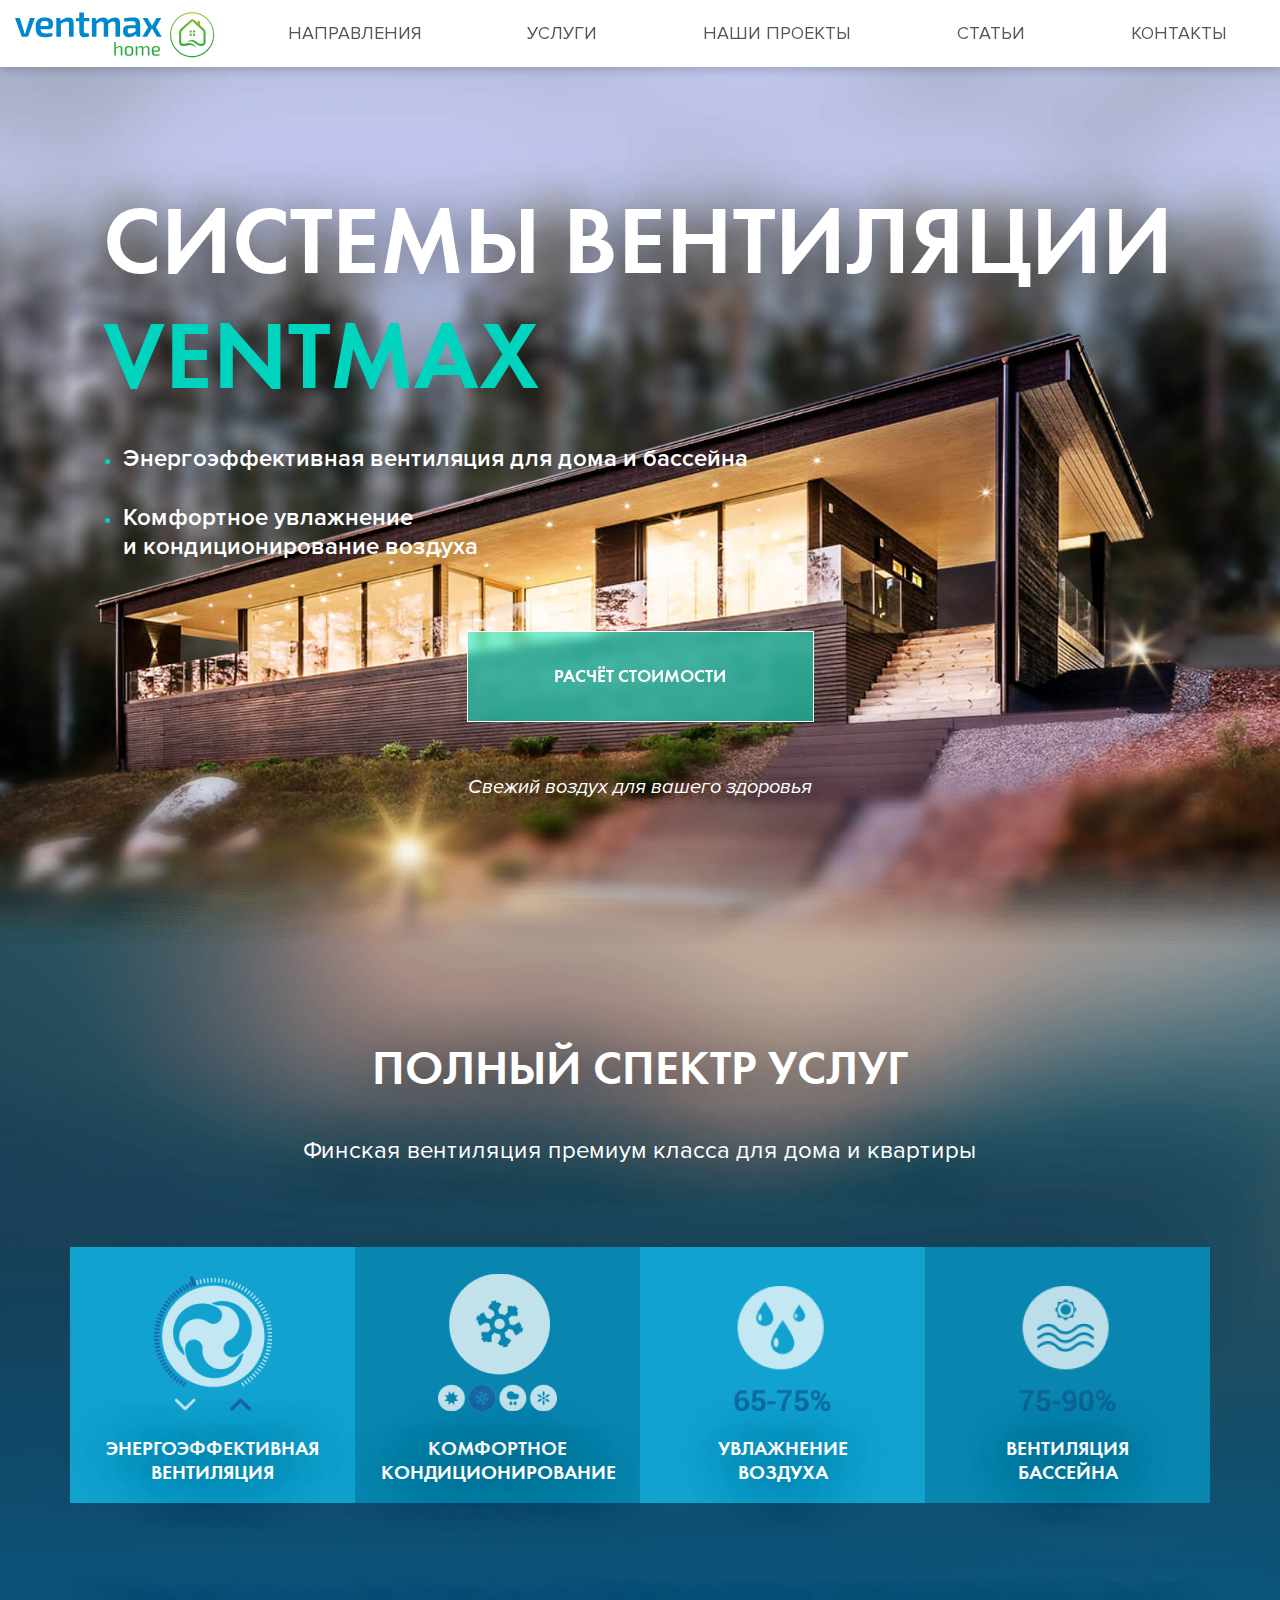
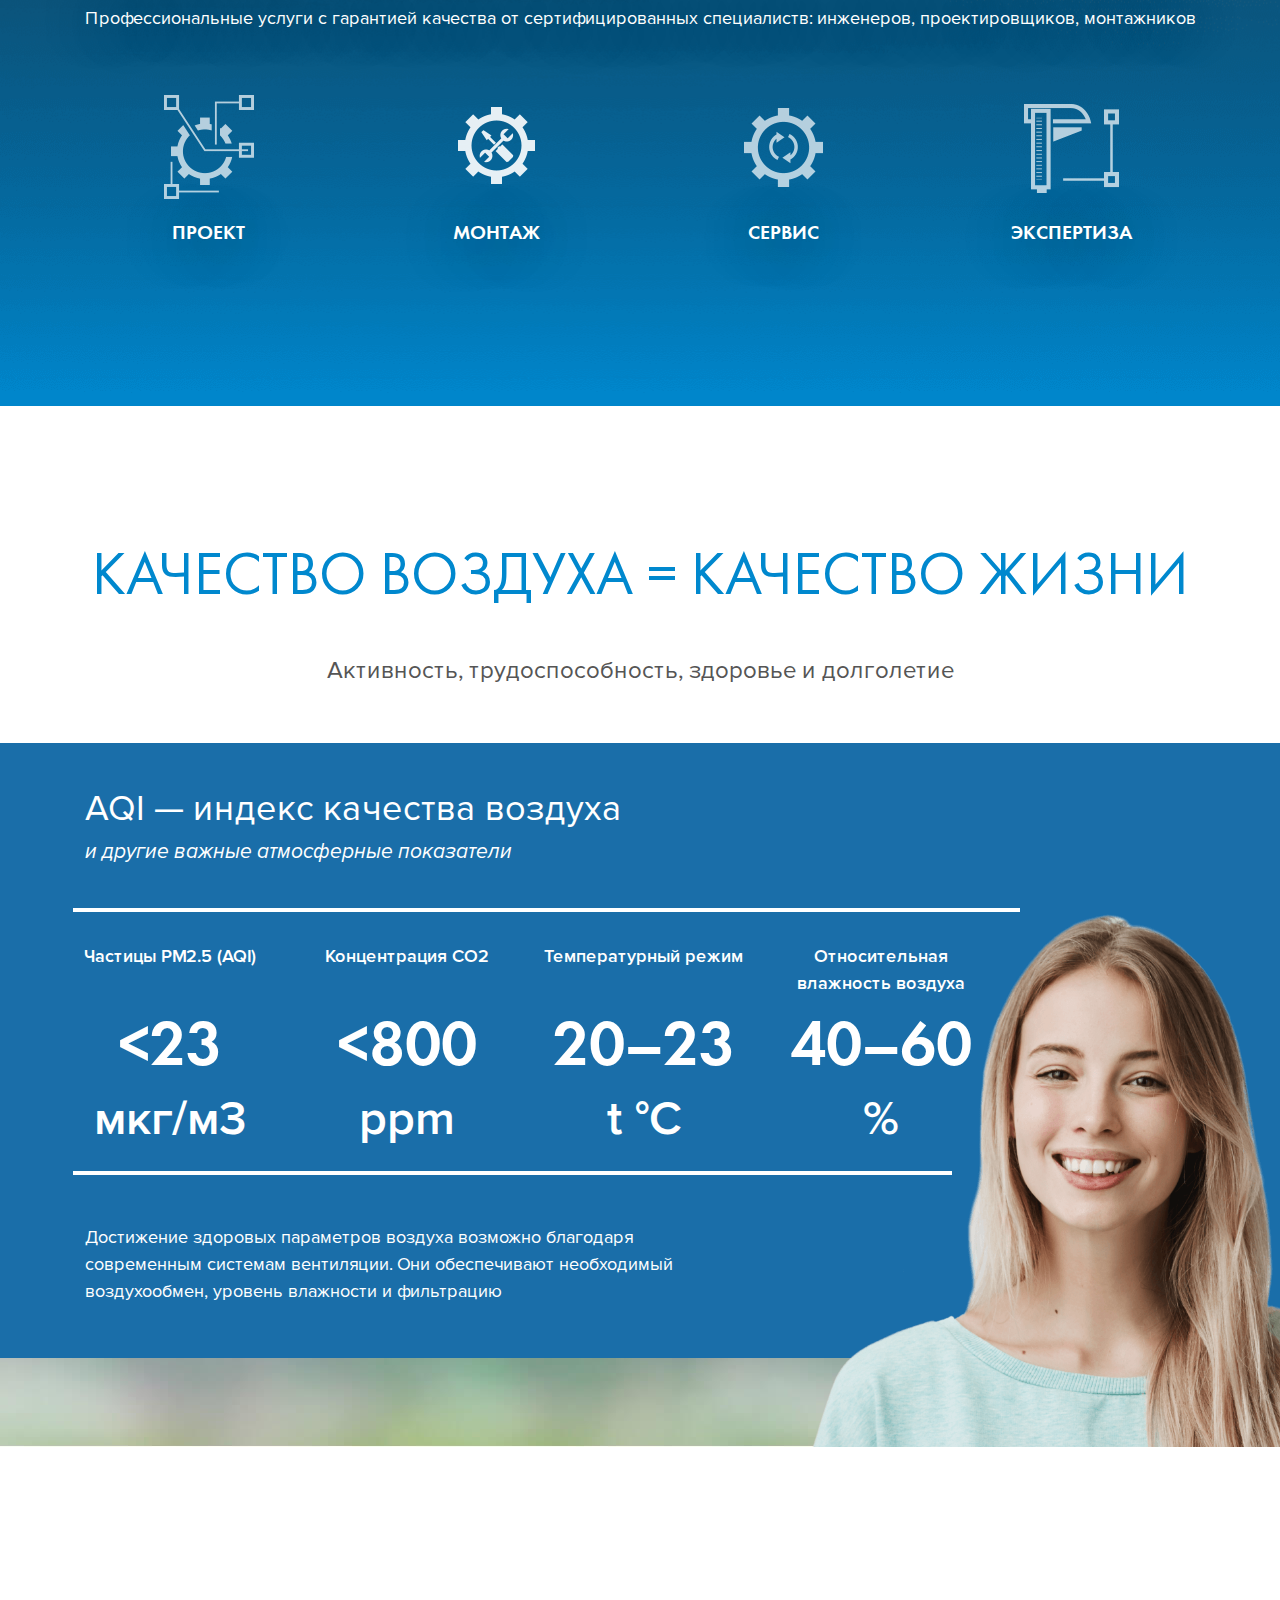
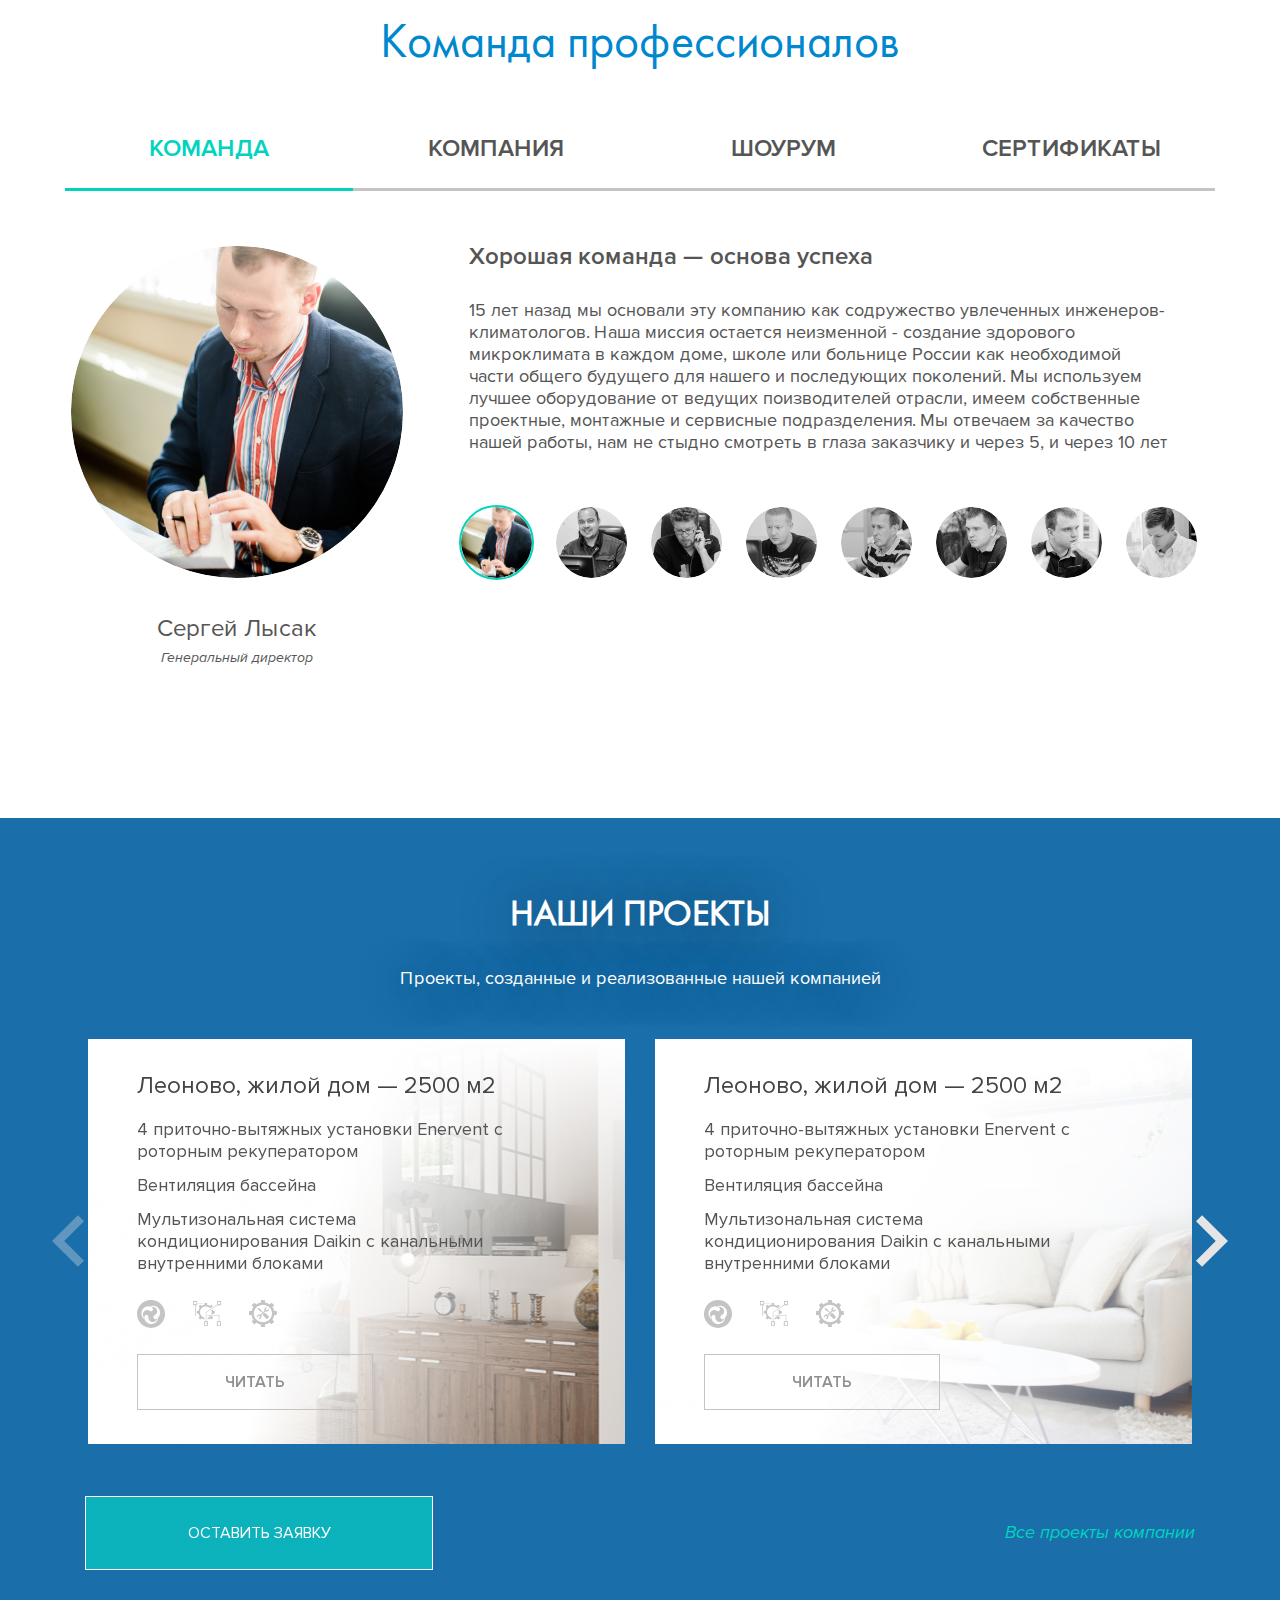
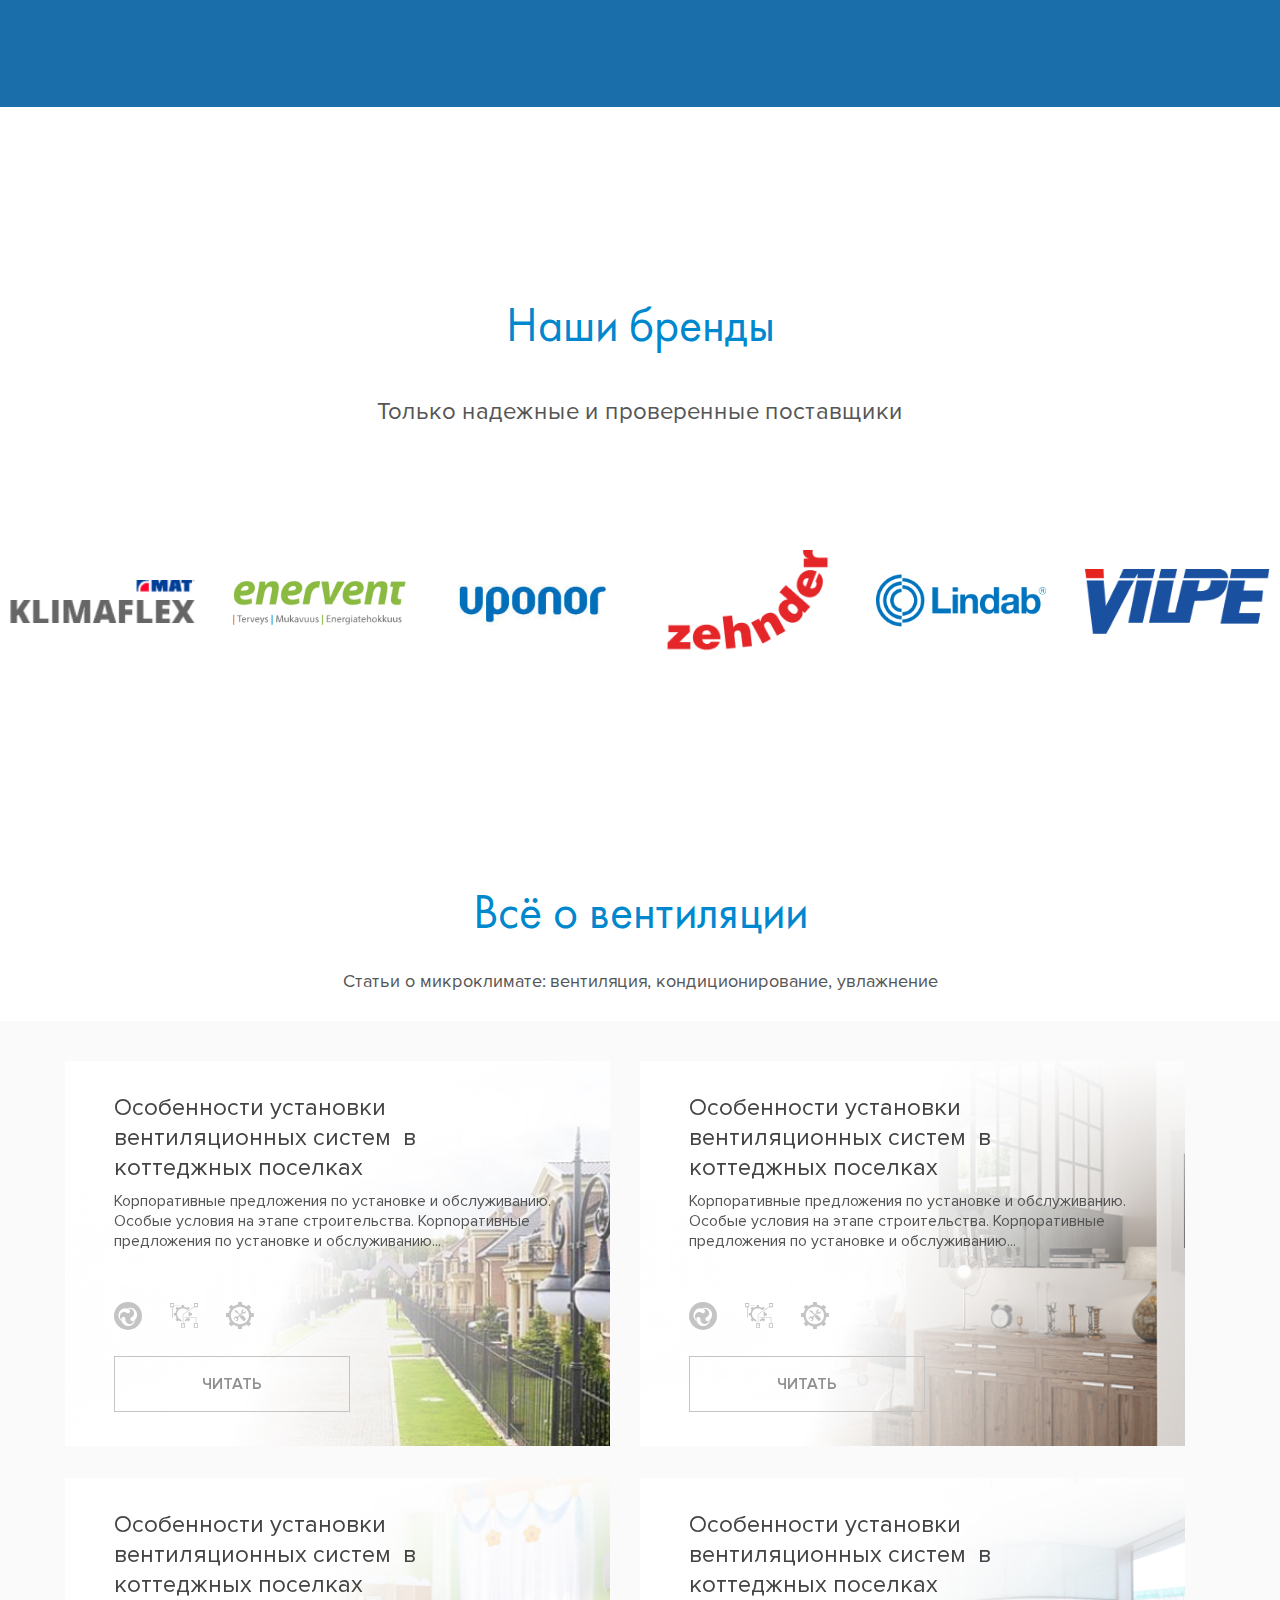
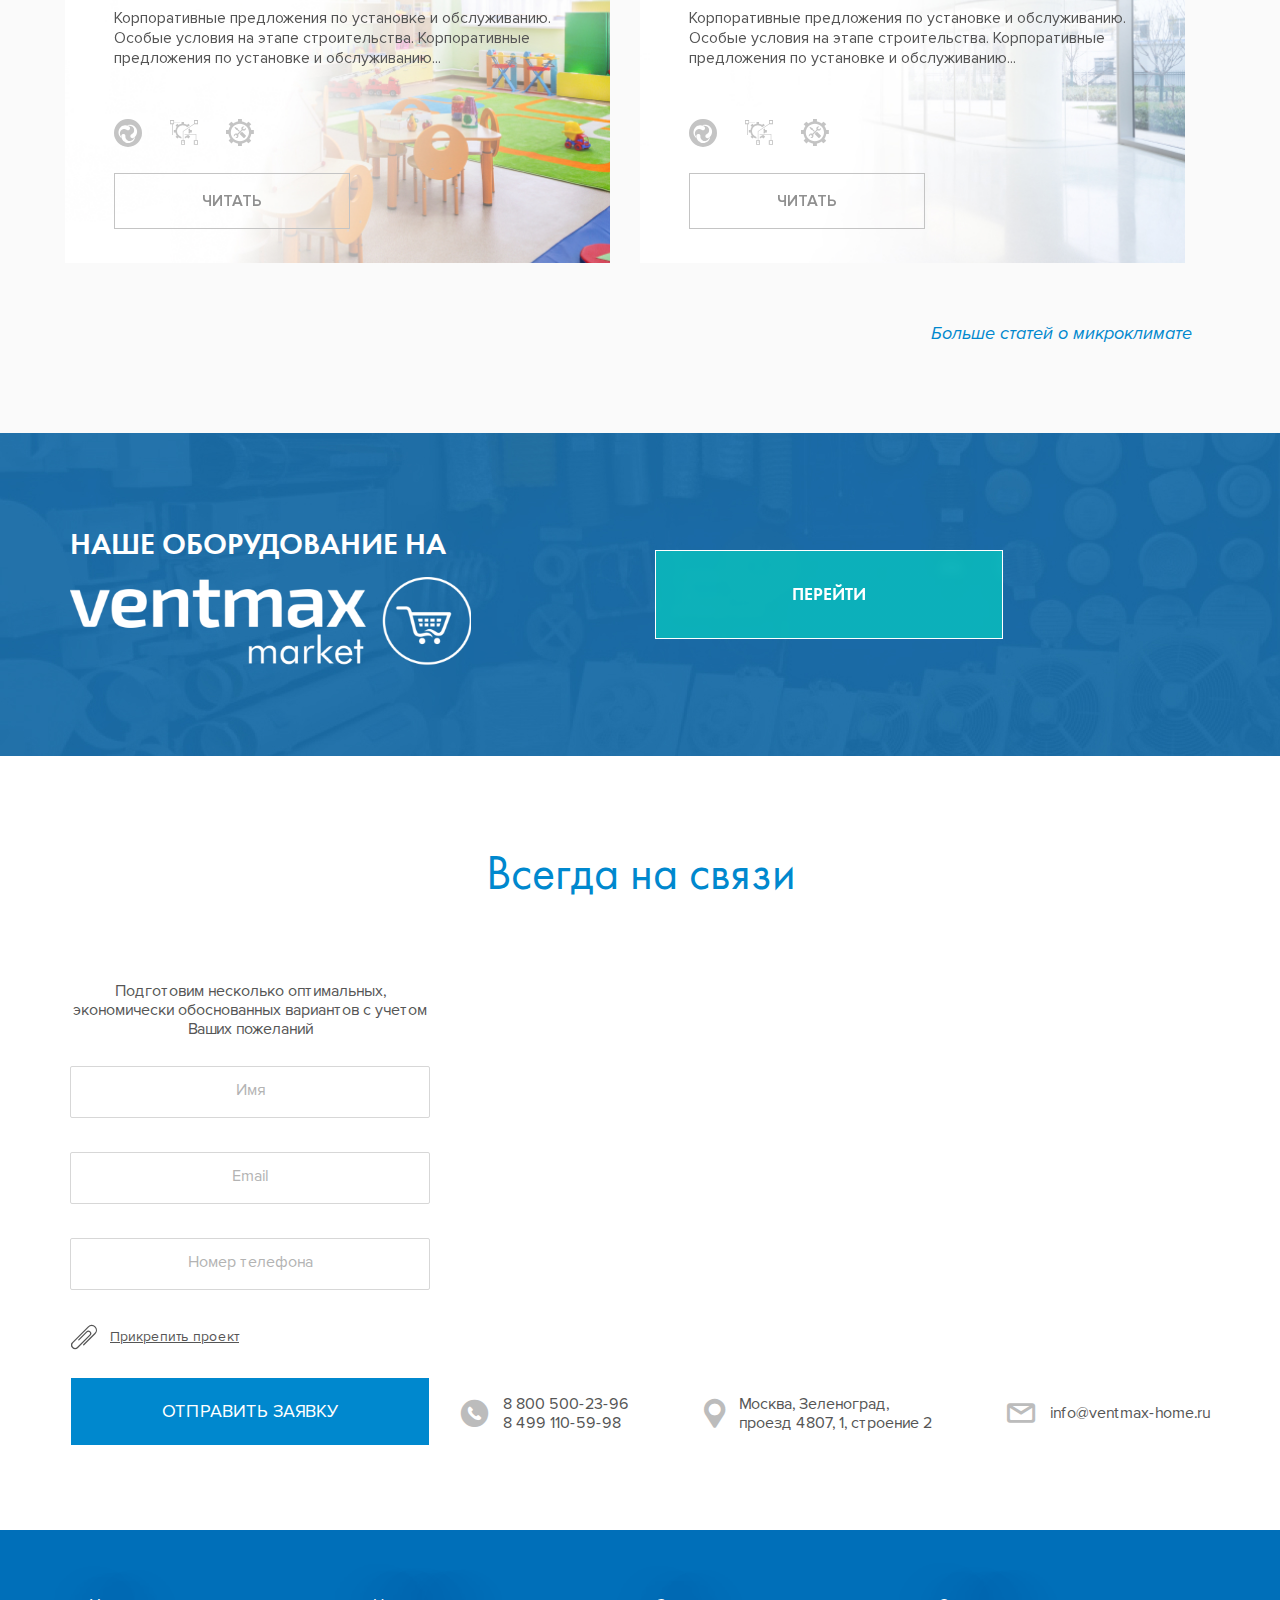
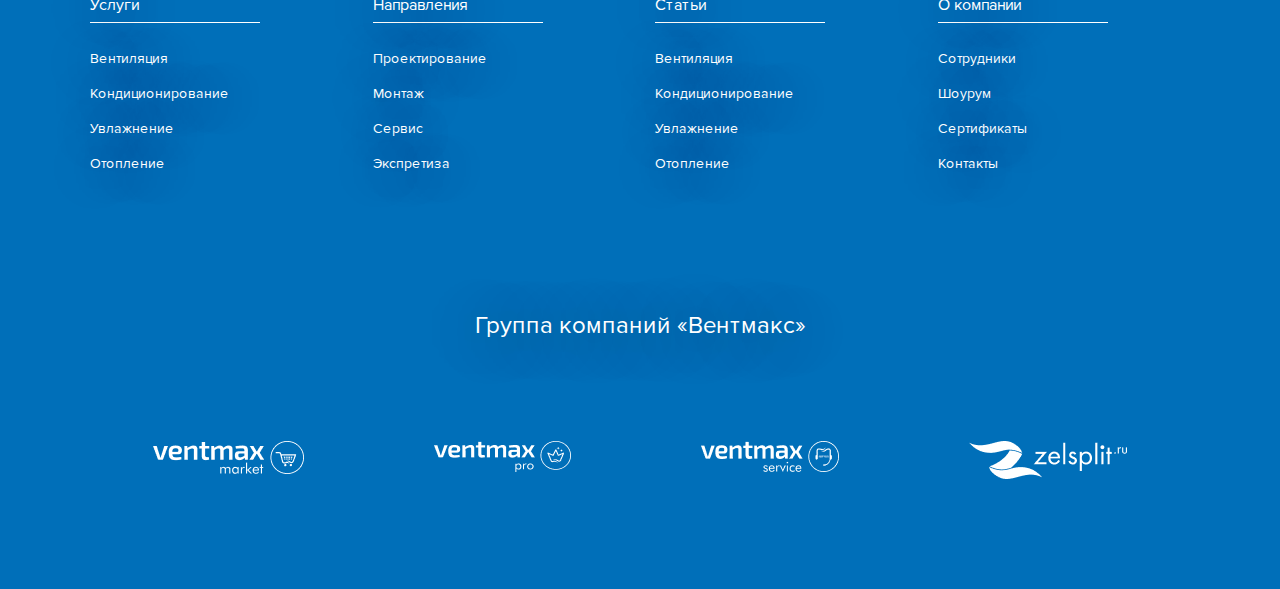
<file: old/site/index.html>
<!DOCTYPE html>
<html lang="ru">
<head>
	<meta charset="utf-8">
	<title>Title</title>
	<meta http-equiv="X-UA-Compatible" content="IE=edge">
	<meta name="viewport" content="width=device-width, initial-scale=1, maximum-scale=1">
	<link rel="shortcut icon" href="img/favicon/favicon.ico" type="image/x-icon">
	<link rel="stylesheet" href="css/fonts.css">
	<link rel="stylesheet" href="css/all.min.css">
	<link rel="stylesheet" href="css/main.css">
</head>
<body>

<header class="header">
	<div class="header-wrapper">
		<div class="logo">
			<a href="#"><img src="img/svg/logo.svg" alt=""></a>
		</div>
		<nav class="menu-main">
			<ul>
				<li class="has-submenu">
					<a href="#"><span>Направления</span></a>
					<ul>
						<li><a href="#"><span>Вентиляция</span></a></li>
						<li><a href="#"><span>Кондиционирование</span></a></li>
						<li><a href="#"><span>Увлажнение</span></a></li>
						<li><a href="#"><span>Вентиляция бассейнов</span></a></li>
					</ul>
				</li>
				<li class="has-submenu">
					<a href="#"><span>Услуги</span></a>
					<ul>
						<li><a href="#"><span>Проектирование</span></a></li>
						<li><a href="#"><span>Монтаж</span></a></li>
						<li><a href="#"><span>Сервис</span></a></li>
						<li><a href="#"><span>Экспертиза</span></a></li>
					</ul>
				</li>
				<li>
					<a href="#"><span>Наши проекты</span></a>
				</li>
				<li><a href="#"><span>Статьи</span></a></li>
				<li><a href="#"><span>Контакты</span></a></li>
			</ul>
		</nav>
		<div class="btn-menu-mobile"><span></span></div>
	</div>
</header>

<section class="main-banner">
	<div class="container">
		<div class="main-banner__wrapper">
			<h1 class="main-banner__title">СИСТЕМЫ ВЕНТИЛЯЦИИ <span>VENTMAX</span></h1>
			<ul class="main-banner__list">
				<li>Энергоэффективная вентиляция для дома и бассейна</li>
				<li> Комфортное увлажнение <br> и кондиционирование воздуха</li>
			</ul>
			<div class="main-banner__btn">
				<a href="#" class="btn-def btn-def--bg-green"><span>расчёт стоимости</span></a>
				<p>Свежий воздух для вашего здоровья</p>
			</div>
		</div>
	</div>
</section>

<section class="service-section">
	<div class="container">
		<div class="hedding hedding--white-text">
			<div class="hedding-title">ПОЛНЫЙ СПЕКТР УСЛУГ</div>
			<div class="hedding-description">Финская вентиляция премиум класса для дома и квартиры</div>
		</div>
		<div class="service-wrapper">
			<div class="service-item">
				<a href="#">
					<div class="service-item__icon">
					<img src="img/service-icon-1.png" alt=""></div>
					<div class="service-item__title">Энергоэффективная вентиляция</div>
				</a>
			</div>
			<div class="service-item">
				<a href="#">
					<div class="service-item__icon"><img src="img/service-icon-2.png" alt=""></div>
					<div class="service-item__title">Комфортное кондиционирование</div>
				</a>
			</div>
			<div class="service-item">
				<a href="#">
					<div class="service-item__icon"><img src="img/service-icon-3.png" alt=""></div>
					<div class="service-item__title">Увлажнение воздуха</div>
				</a>
			</div>
			<div class="service-item">
				<a href="#">
					<div class="service-item__icon"><img src="img/service-icon-4.png" alt=""></div>
					<div class="service-item__title">Вентиляция бассейна</div>
				</a>
			</div>
		</div>
		<div class="service-options white-text">
			<div class="service-options-description">
				Профессиональные услуги с гарантией качества от сертифицированных специалиств: инженеров, проектировщиков, монтажников
			</div>
			<div class="service-options-wrapper">
				<div class="service-options-item">
					<div class="service-options-item__icon">
						<a href="#">
							<img src="img/service-options-icon-1.png" class="default" alt="">
							<img src="img/service-options-icon-1-active.png" class="active" alt="">
						</a>
					</div>
					<div class="service-options-item__name"><a href="#">Проект</a></div>
				</div>
				<div class="service-options-item active">
					<div class="service-options-item__icon">
						<a href="#">
							<img src="img/service-options-icon-2.png" class="default" alt="">
							<img src="img/service-options-icon-2-active.png" class="active" alt="">
						</a>
					</div>
					<div class="service-options-item__name"><a href="#">Монтаж</a></div>
				</div>
				<div class="service-options-item">
					<div class="service-options-item__icon">
						<a href="#">
							<img src="img/service-options-icon-3.png" class="default" alt="">
							<img src="img/service-options-icon-3-active.png" class="active" alt="">
						</a>
					</div>
					<div class="service-options-item__name"><a href="#">Сервис</a></div>
				</div>
				<div class="service-options-item">
					<div class="service-options-item__icon">
						<a href="#">
							<img src="img/service-options-icon-4.png" class="default" alt="">
							<img src="img/service-options-icon-4-active.png" class="active" alt="">
						</a>
					</div>
					<div class="service-options-item__name"><a href="#">Экспертиза</a></div>
				</div>
			</div>	
		</div>

	</div>
</section>

<section class="advantages-section">
	<div class="container">
		<div class="hedding">
			<div class="hedding-title">качество воздуха = качество жизни </div>
			<div class="hedding-description">Активность, трудоспособность, здоровье и долголетие</div>
		</div>
	</div>
	<div class="advantages-wrapper white-text">
		<div class="advantages__img"><img src="img/girl.png" alt=""></div>
		<div class="container">
			<div class="advantages-panel advantages-panel-top">
				<div class="title">AQI — индекс качества воздуха</div>
				<div class="description">и другие важные атмосферные показатели</div>	
			</div>
			<div class="advantages-panel advantages-panel-middle">
				<div class="advantages-items">
					<div class="advantages-item">
						<a href="#">
							<div class="advantages-item__title">Частицы PM2.5 (AQI)</div>
							<div class="advantages-item__value"> <23 </div>
							<div class="advantages-item__parameter">мкг/м3</div>
						</a>
					</div>
					<div class="advantages-item">
						<a href="#">
							<div class="advantages-item__title">Концентрация CO2</div>
							<div class="advantages-item__value"> <800 </div>
							<div class="advantages-item__parameter">ppm</div>
						</a>
					</div>
					<div class="advantages-item">
						<a href="#">
							<div class="advantages-item__title">Температурный  режим</div>
							<div class="advantages-item__value"> 20–23 </div>
							<div class="advantages-item__parameter">t °C</div>
						</a>
					</div>
					<div class="advantages-item">
						<a href="#">
							<div class="advantages-item__title">Относительная  влажность воздуха</div>
							<div class="advantages-item__value"> 40–60 </div>
							<div class="advantages-item__parameter">%</div>
						</a>
					</div>
				</div>
			</div>
			<div class="advantages-panel advantages-panel-bottom">
				<p>
					Достижение здоровых параметров воздуха возможно
					благодаря современным системам вентиляции. Они обеспечивают необходимый воздухообмен,
					уровень влажности и фильтрацию
				</p>
			</div>
		</div>
	</div>
</section>

<section class="team-section">
	<div class="container">
		<div class="hedding">
			<div class="hedding-title">Команда профессионалов</div>
		</div>
		<div class="tabs">
			<ul class="tabs-nav">
				<li class="active">Команда</li>
				<li>Компания</li>
				<li>Шоурум</li>
				<li>Сертификаты</li>
			</ul>
			<div class="tabs-content">
				<div class="tab show">

					<div class="member-item-information member-item-information--mobile">
						<div class="member-item-information__title">Хорошая команда — основа успеха</div>
						<div class="member-item-information__text">
							<p>
								15 лет назад мы основали эту компанию как содружество увлеченных инженеров-климатологов. Наша миссия остается 
								неизменной - создание здорового микроклимата в каждом доме, школе или больнице России  как необходимой части 
								общего будущего для нашего и последующих поколений. Мы используем лучшее оборудование от ведущих поизводителей отрасли, имеем собственные проектные, монтажные и сервисные подразделения. Мы отвечаем за качество нашей работы, нам не стыдно смотреть в глаза заказчику и через 5, и через 10 лет
							</p>
						</div>
					</div>

					<div class="tab-label">Команда</div>

					<div class="member-item">
						<div class="member-item-col">
							<div class="member-item__img"><img src="img/member-1.png" alt=""></div>
							<div class="member-item__title">Сергей Лысак</div>
							<div class="member-item__description">Генеральный директор</div>
						</div>
						<div class="member-item-col">
							<div class="member-item-information">
								<div class="member-item-information__title">Хорошая команда — основа успеха</div>
								<div class="member-item-information__text">
									<p>
										15 лет назад мы основали эту компанию как содружество увлеченных инженеров-климатологов. Наша миссия остается 
										неизменной - создание здорового микроклимата в каждом доме, школе или больнице России  как необходимой части 
										общего будущего для нашего и последующих поколений. Мы используем лучшее оборудование от ведущих поизводителей отрасли, имеем собственные проектные, монтажные и сервисные подразделения. Мы отвечаем за качество нашей работы, нам не стыдно смотреть в глаза заказчику и через 5, и через 10 лет
									</p>
								</div>
							</div>
							<div class="member-thumbs-wrapper">
								<div class="member-thumbs active">
									<div class="member-thumbs__img"><img src="img/member-1.png" alt=""></div>
									<div class="member-thumbs__description">
										<div class="name">Сергей Лысак</div>
										<div class="status">Генеральный директор</div>
									</div>
								</div>
								<div class="member-thumbs">
									<div class="member-thumbs__img"><img src="img/member-2.png" alt=""></div>
									<div class="member-thumbs__description">
										<div class="name">Сергей Лысак 2</div>
										<div class="status">Генеральный директор 2</div>
									</div>
								</div>
								<div class="member-thumbs">
									<div class="member-thumbs__img"><img src="img/member-3.png" alt=""></div>
									<div class="member-thumbs__description">
										<div class="name">Сергей Лысак 3</div>
										<div class="status">Генеральный директор 3</div>
									</div>
								</div>
								<div class="member-thumbs">
									<div class="member-thumbs__img"><img src="img/member-4.png" alt=""></div>
									<div class="member-thumbs__description">
										<div class="name">Сергей Лысак 4</div>
										<div class="status">Генеральный директор 4</div>
									</div>
								</div>
								<div class="member-thumbs">
									<div class="member-thumbs__img"><img src="img/member-5.png" alt=""></div>
									<div class="member-thumbs__description">
										<div class="name">Сергей Лысак 5</div>
										<div class="status">Генеральный директор 5</div>
									</div>
								</div>
								<div class="member-thumbs">
									<div class="member-thumbs__img"><img src="img/member-6.png" alt=""></div>
									<div class="member-thumbs__description">
										<div class="name">Сергей Лысак 6</div>
										<div class="status">Генеральный директор 6</div>
									</div>
								</div>
								<div class="member-thumbs">
									<div class="member-thumbs__img"><img src="img/member-7.png" alt=""></div>
									<div class="member-thumbs__description">
										<div class="name">Сергей Лысак 7</div>
										<div class="status">Генеральный директор 7</div>
									</div>
								</div>
								<div class="member-thumbs">
									<div class="member-thumbs__img"><img src="img/member-8.png" alt=""></div>
									<div class="member-thumbs__description">
										<div class="name">Сергей Лысак 8</div>
										<div class="status">Генеральный директор 8</div>
									</div>
								</div>
							</div>
						</div>
					</div>

					<div class="swiper-container member-slider">
						<div class="swiper-wrapper">
							<div class="swiper-slide">
								<div class="member-item__img"><img src="img/member-1.png" alt=""></div>
								<div class="member-item__title">Сергей Лысак</div>
								<div class="member-item__description">Генеральный директор</div>
							</div>
							<div class="swiper-slide">
								<div class="member-item__img"><img src="img/member-2.png" alt=""></div>
								<div class="member-item__title">Сергей Лысак</div>
								<div class="member-item__description">Генеральный директор</div>
							</div>
							<div class="swiper-slide">
								<div class="member-item__img"><img src="img/member-3.png" alt=""></div>
								<div class="member-item__title">Сергей Лысак</div>
								<div class="member-item__description">Генеральный директор</div>
							</div>
							<div class="swiper-slide">
								<div class="member-item__img"><img src="img/member-4.png" alt=""></div>
								<div class="member-item__title">Сергей Лысак</div>
								<div class="member-item__description">Генеральный директор</div>
							</div>
							<div class="swiper-slide">
								<div class="member-item__img"><img src="img/member-5.png" alt=""></div>
								<div class="member-item__title">Сергей Лысак</div>
								<div class="member-item__description">Генеральный директор</div>
							</div>
							<div class="swiper-slide">
								<div class="member-item__img"><img src="img/member-6.png" alt=""></div>
								<div class="member-item__title">Сергей Лысак</div>
								<div class="member-item__description">Генеральный директор</div>
							</div>
							<div class="swiper-slide">
								<div class="member-item__img"><img src="img/member-7.png" alt=""></div>
								<div class="member-item__title">Сергей Лысак</div>
								<div class="member-item__description">Генеральный директор</div>
							</div>
							<div class="swiper-slide">
								<div class="member-item__img"><img src="img/member-8.png" alt=""></div>
								<div class="member-item__title">Сергей Лысак</div>
								<div class="member-item__description">Генеральный директор</div>
							</div>
						</div>
						<div class="swiper-button-prev"></div>
						<div class="swiper-button-next"></div>
					</div>
				</div>
				<div class="tab">
					<div class="tab-label">Компания</div>
					<div class="company-wrapper">
						<div class="panel-tab-top">За 10 лет деятельности компании реализовано</div>
						<div class="company-slider swiper-container">
							<div class="swiper-wrapper">
								<div class="swiper-slide">
									<div class="company-item" style="background-image: url(img/company-1.png);">
										<div class="company-item__name">Всего объектов</div>
										<div class="company-item__number"><span>534</span></div>
									</div>
								</div>
								<div class="swiper-slide">
									<div class="company-item" style="background-image: url(img/company-2.png);">
										<div class="company-item__name">Частных домов</div>
										<div class="company-item__number"><span>314</span></div>
									</div>
								</div>
								<div class="swiper-slide">
									<div class="company-item" style="background-image: url(img/company-3.png);">
										<div class="company-item__name">Квартир</div>
										<div class="company-item__number"><span> 156</span></div>
									</div>
								</div>
								<div class="swiper-slide">
									<div class="company-item" style="background-image: url(img/company-4.png);">
										<div class="company-item__name">Бассейнов</div>
										<div class="company-item__number"><span>47</span></div>
									</div>
								</div>
								<div class="swiper-slide">
									<div class="company-item" style="background-image: url(img/company-5.png);">
										<div class="company-item__name">Пром. объектов</div>
										<div class="company-item__number"><span>17</span></div>
									</div>
								</div>
							</div>
							<div class="swiper-button-prev"></div>
							<div class="swiper-button-next"></div>
						</div>
						<div class="panel-tab-bottom">
							<strong>Мы уверены в своей работе! </strong> <br>
							Предоставляем гарантию, полную техническую и сервисную поддержку
						</div>
					</div>
				</div>
				<div class="tab">
					<div class="company-wrapper">
						<div class="tab-label">Шоурум</div>
						<div class="panel-tab-top">Действующие установки от ведущих производителей</div>
						<div class="showroom-slider swiper-container">
							<div class="swiper-wrapper">
								<div class="swiper-slide">
									<div class="showroom-item" style="background-image: url(img/showroom-1.jpg);"></div>
								</div>
								<div class="swiper-slide">
									<div class="showroom-item" style="background-image: url(img/showroom-2.jpg);"></div>
								</div>
								<div class="swiper-slide">
									<div class="showroom-item" style="background-image: url(img/showroom-3.jpg);"></div>
								</div>
							</div>
							<div class="swiper-button-prev"></div>
							<div class="swiper-button-next"></div>
						</div>
						<div class="panel-tab-bottom">
							<strong>Ждем Вас в нашем шоуруме </strong> <br>
							Москва, Зеленоград, проезд 4807, 1, строение 2
						</div>
					</div>
				</div>
				<div class="tab">
					<div class="company-wrapper">
						<div class="tab-label">Сертификаты</div>
						<div class="certificate-slider swiper-container">
							<div class="swiper-wrapper">
								<div class="swiper-slide">
									<div class="certificate-item">
										<div class="certificate-item__img" style="background-image: url(img/certificate-1.jpg);"><a href="img/certificate-1.jpg" data-fancybox="gallery"></a></div>
										<div class="certificate-item__title">Лицензия МЧС</div>
									</div>
								</div>
								<div class="swiper-slide">
									<div class="certificate-item">
										<div class="certificate-item__img" style="background-image: url(img/certificate-2.jpg);"><a href="img/certificate-2.jpg" data-fancybox="gallery"></a></div>
										<div class="certificate-item__title">Международный диплом Enervent</div>
									</div>
								</div>
								<div class="swiper-slide">
									<div class="certificate-item">
										<div class="certificate-item__img" style="background-image: url(img/certificate-3.jpg);"><a href="img/certificate-3.jpg" data-fancybox="gallery"></a></div>
										<div class="certificate-item__title">Монтаж и наладка VRV Daikin</div>
									</div>
								</div>
								<div class="swiper-slide">
									<div class="certificate-item">
										<div class="certificate-item__img" style="background-image: url(img/certificate-4.jpg);"><a href="img/certificate-4.jpg" data-fancybox="gallery"></a></div>
										<div class="certificate-item__title">Свидетельство СРО</div>
									</div>
								</div>
								<div class="swiper-slide">
									<div class="certificate-item">
										<div class="certificate-item__img" style="background-image: url(img/certificate-5.jpg);"><a href="img/certificate-5.jpg" data-fancybox="gallery"></a></div>
										<div class="certificate-item__title">Сертификат Trox</div>
									</div>
								</div>
								<div class="swiper-slide">
									<div class="certificate-item">
										<div class="certificate-item__img"><img src="img/certificate-6.jpg" alt=""><a href="img/certificate-6.jpg" data-fancybox="gallery"></a></div>
										<div class="certificate-item__title">Сертификат Uponor</div>
									</div>
								</div>
							</div>
							<div class="swiper-button-prev"></div>
							<div class="swiper-button-next"></div>
						</div>
					</div>
				</div>
			</div>
		</div>
	</div>
</section>

<section class="our-projects-section">
	<div class="container">
		<div class="hedding hedding--white-text">
			<div class="hedding-title">Наши проекты</div>
			<div class="hedding-description">Проекты, созданные и реализованные нашей компанией</div>
		</div>
		<div class="swiper-button-prev"></div>
		<div class="swiper-button-next"></div>
		<div class="card-slider swiper-container">
			<div class="swiper-wrapper">
				<div class="swiper-slide">
					<div class="card-item" style="background-image: url(img/card-1.jpg);">
						<div class="shell">
							<div class="card-item-panel-top">
								<div class="card-item__title desktop">Леоново, жилой дом — 2500 м2</div>
								<div class="card-item__title mobile">
									<p>ЛЕОНОВО</p>
									<p>Жилой дом — 2500 м2</p>
								</div>
							</div>
							<div class="card-item-panel-bottom">
								<div class="card-item__description">
									<p> 4 приточно-вытяжных установки Enervent  с роторным рекуператором  </p>
									<p> Вентиляция бассейна</p>
									<p> Мультизональная система <br> кондиционирования Daikin с канальными внутренними блоками </p>
								</div>
								<div class="card-tags">
									<a href="#" class="tags__link im-font icon-vent"></a>
									<a href="#" class="tags__link im-font icon-proj"></a>
									<a href="#" class="tags__link im-font icon-mount"></a>
								</div>
								<div class="card-item__btn">
									<a href="#" class="btn-def"><span>читать</span></a>
								</div>
							</div>
						</div>
					</div>
				</div>
				<div class="swiper-slide">
					<div class="card-item" style="background-image: url(img/card-2.jpg);">
						<div class="shell">
							<div class="card-item-panel-top">
								<div class="card-item__title desktop">Леоново, жилой дом — 2500 м2</div>
								<div class="card-item__title mobile">
									<p>ЛЕОНОВО</p>
									<p>Жилой дом — 2500 м2</p>
								</div>
							</div>
							<div class="card-item-panel-bottom">
								<div class="card-item__description">
									<p> 4 приточно-вытяжных установки Enervent  с роторным рекуператором  </p>
									<p> Вентиляция бассейна</p>
									<p> Мультизональная система <br> кондиционирования Daikin с канальными внутренними блоками </p>
								</div>
								<div class="card-tags">
									<a href="#" class="tags__link im-font icon-vent"></a>
									<a href="#" class="tags__link im-font icon-proj"></a>
									<a href="#" class="tags__link im-font icon-mount"></a>
								</div>
								<div class="card-item__btn">
									<a href="#" class="btn-def"><span>читать</span></a>
								</div>
							</div>
						</div>
					</div>
				</div>
				<div class="swiper-slide">
					<div class="card-item" style="background-image: url(img/card-1.jpg);">
						<div class="shell">
							<div class="card-item-panel-top">
								<div class="card-item__title desktop">Леоново, жилой дом — 2500 м2</div>
								<div class="card-item__title mobile">
									<p>ЛЕОНОВО</p>
									<p>Жилой дом — 2500 м2</p>
								</div>
							</div>
							<div class="card-item-panel-bottom">
								<div class="card-item__description">
									<p> 4 приточно-вытяжных установки Enervent  с роторным рекуператором  </p>
									<p> Вентиляция бассейна</p>
									<p> Мультизональная система <br> кондиционирования Daikin с канальными внутренними блоками </p>
								</div>
								<div class="card-tags">
									<a href="#" class="tags__link im-font icon-vent"></a>
									<a href="#" class="tags__link im-font icon-proj"></a>
									<a href="#" class="tags__link im-font icon-mount"></a>
								</div>
								<div class="card-item__btn">
									<a href="#" class="btn-def"><span>читать</span></a>
								</div>
							</div>
						</div>
					</div>
				</div>
				<div class="swiper-slide">
					<div class="card-item" style="background-image: url(img/card-1.jpg);">
						<div class="shell">
							<div class="card-item-panel-top">
								<div class="card-item__title desktop">Леоново, жилой дом — 2500 м2</div>
								<div class="card-item__title mobile">
									<p>ЛЕОНОВО</p>
									<p>Жилой дом — 2500 м2</p>
								</div>
							</div>
							<div class="card-item-panel-bottom">
								<div class="card-item__description">
									<p> 4 приточно-вытяжных установки Enervent  с роторным рекуператором  </p>
									<p> Вентиляция бассейна</p>
									<p> Мультизональная система <br> кондиционирования Daikin с канальными внутренними блоками </p>
								</div>
								<div class="card-tags">
									<a href="#" class="tags__link im-font icon-vent"></a>
									<a href="#" class="tags__link im-font icon-proj"></a>
									<a href="#" class="tags__link im-font icon-mount"></a>
								</div>
								<div class="card-item__btn">
									<a href="#" class="btn-def"><span>читать</span></a>
								</div>
							</div>
						</div>
					</div>
				</div>
			</div>
		</div>
		<div class="card-nav">
			<a href="#" class="btn-def btn-def--bg-green"><span>оставить заявку</span></a>
			<a class="link-application" href="#">Все проекты компании</a>
		</div>
	</div>
</section>

<section class="brend-section">
	<div class="container">
		<div class="hedding">
			<div class="hedding-title">Наши бренды</div>
			<div class="hedding-description">Только надежные и проверенные поставщики</div>
		</div>
	</div>
	<div class="brend-wrapper">
		<div class="brend-slider swiper-container">
			<div class="swiper-wrapper">
				<div class="swiper-slide">
					<div class="brend-img">
						<img src="img/brend-1.png" alt="">
					</div>
				</div>
				<div class="swiper-slide">
					<div class="brend-img">
						<img src="img/brend-2.png" alt="">
					</div>
				</div>
				<div class="swiper-slide">
					<div class="brend-img">
						<img src="img/brend-3.jpg" alt="">
					</div>
				</div>
				<div class="swiper-slide">
					<div class="brend-img">
						<img src="img/brend-4.png" alt="">
					</div>
				</div>
				<div class="swiper-slide">
					<div class="brend-img">
						<img src="img/brend-5.png" alt="">
					</div>
				</div>
				<div class="swiper-slide">
					<div class="brend-img">
						<img src="img/brend-6.png" alt="">
					</div>
				</div>
			</div>
			<div class="swiper-button-prev"></div>
			<div class="swiper-button-next"></div>
		</div>
	</div>
</section>

<section class="articles-section">
	<div class="container">
		<div class="hedding">
			<div class="hedding-title">Всё о вентиляции</div>
			<div class="hedding-description">Статьи о микроклимате: вентиляция, кондиционирование, увлажнение</div>
		</div>
	</div>	

	<div class="articles-section--panel">
		<div class="container">	
			<div class="swiper-button-prev"></div>
			<div class="swiper-button-next"></div>
			<div class="articles-slider swiper-container articles-card">
				<div class="swiper-wrapper">
					<div class="swiper-slide">
						<div class="card-item" style="background-image: url(img/card-3.jpg);">
							<div class="shell">
								<div class="card-item-panel-top">
									<div class="card-item__title">
										Особенности установки вентиляционных систем  в коттеджных поселках
									</div>
								</div>
								<div class="card-item-panel-bottom">
									<div class="card-item__description">
										Корпоративные предложения по установке и обслуживанию. Особые условия на этапе строительства. Корпоративные предложения по установке и обслуживанию...
									</div>
									<div class="card-tags">
										<a href="#" class="tags__link im-font icon-vent"></a>
										<a href="#" class="tags__link im-font icon-proj"></a>
										<a href="#" class="tags__link im-font icon-mount"></a>
									</div>
									<div class="card-item__btn">
										<a href="#" class="btn-def"><span>читать</span></a>
									</div>
								</div>
							</div>
						</div>
					</div>
					<div class="swiper-slide">
						<div class="card-item" style="background-image: url(img/card-1.jpg);">
							<div class="shell">
								<div class="card-item-panel-top">
									<div class="card-item__title">
										Особенности установки вентиляционных систем  в коттеджных поселках
									</div>
								</div>
								<div class="card-item-panel-bottom">
									<div class="card-item__description">
										Корпоративные предложения по установке и обслуживанию. Особые условия на этапе строительства. Корпоративные предложения по установке и обслуживанию...
									</div>
									<div class="card-tags">
										<a href="#" class="tags__link im-font icon-vent"></a>
										<a href="#" class="tags__link im-font icon-proj"></a>
										<a href="#" class="tags__link im-font icon-mount"></a>
									</div>
									<div class="card-item__btn">
										<a href="#" class="btn-def"><span>читать</span></a>
									</div>
								</div>
							</div>
						</div>
					</div>
					<div class="swiper-slide">
						<div class="card-item" style="background-image: url(img/card-4.jpg);">
							<div class="shell">
								<div class="card-item-panel-top">
									<div class="card-item__title">
										Особенности установки вентиляционных систем  в коттеджных поселках
									</div>
								</div>
								<div class="card-item-panel-bottom">
									<div class="card-item__description">
										Корпоративные предложения по установке и обслуживанию. Особые условия на этапе строительства. Корпоративные предложения по установке и обслуживанию...
									</div>
									<div class="card-tags">
										<a href="#" class="tags__link im-font icon-vent"></a>
										<a href="#" class="tags__link im-font icon-proj"></a>
										<a href="#" class="tags__link im-font icon-mount"></a>
									</div>
									<div class="card-item__btn">
										<a href="#" class="btn-def"><span>читать</span></a>
									</div>
								</div>
							</div>
						</div>
					</div>
					<div class="swiper-slide">
						<div class="card-item" style="background-image: url(img/card-5.jpg);">
							<div class="shell">
								<div class="card-item-panel-top">
									<div class="card-item__title">
										Особенности установки вентиляционных систем  в коттеджных поселках
									</div>
								</div>
								<div class="card-item-panel-bottom">
									<div class="card-item__description">
										Корпоративные предложения по установке и обслуживанию. Особые условия на этапе строительства. Корпоративные предложения по установке и обслуживанию...
									</div>
									<div class="card-tags">
										<a href="#" class="tags__link im-font icon-vent"></a>
										<a href="#" class="tags__link im-font icon-proj"></a>
										<a href="#" class="tags__link im-font icon-mount"></a>
									</div>
									<div class="card-item__btn">
										<a href="#" class="btn-def"><span>читать</span></a>
									</div>
								</div>
							</div>
						</div>
					</div>
				</div>
			</div>
			<div class="card-nav">
				<a href="#" class="link-application">Больше статей о микроклимате</a>
			</div>

		</div>
	</div>
</section>

<section class="market-section">
	<div class="container">
		<div class="row align-items-center">
		<div class="col-lg-6">
			<div class="market-title">наше оборудование на</div>
			<div class="market-img"><a href="#"><img src="img/svg/logo-white.svg" alt=""></a></div>
		</div>
		<div class="col-lg-6">
			<a href="#" class="btn-def btn-def--bg-green"><span>Перейти</span></a>
		</div>
		</div>
	</div>
</section>

<section class="contact-section contact-section--with-form">
    <div class="container">
        <div class="hedding">
            <div class="hedding-title">Всегда на связи</div>
        </div>
        <div class="contact-with-form__wrapper row">
            <div class="contact-with-form__col col-12 col-lg-4 order-2 order-lg-1">
                <form novalidate class="contact-form">

                    <div class="contact-form__heading">
                        Подготовим несколько оптимальных, экономически обоснованных вариантов с учетом Ваших пожеланий
                    </div>

                    <div class="contact-form__row">
                        <label for="contact-form__name" class="contact-form__label contact-form__label--placeholder">Имя</label>
                        <input class="contact-form__name contact-form__input" id="contact-form__name" type="text" name="name">
                    </div>
                    <div class="contact-form__row">
                        <label for="contact-form__email" class="contact-form__label contact-form__label--placeholder">Email</label>
                        <input class="contact-form__email contact-form__input" id="contact-form__email" type="email" name="email" >
                    </div>
                    <div class="contact-form__row">
                        <label for="contact-form__tel" class="contact-form__label contact-form__label--placeholder">Номер телефона</label>
                        <input class="contact-form__tel contact-form__input" id="contact-form__tel" type="tel" name="tel" >
                    </div>
                    <div class="contact-form__row">
                        <input class="contact-form__file" type="file" name="file" id="contact-form__file">
                        <label class="label-for-file" for="contact-form__file">Прикрепить проект</label>
                    </div>

                    <div class="contact-form__btn">
                        <button type="submit" class="btn-def btn-def--bg-blue"><span>отправить заявку</span></button>
                    </div>

                    <div class="contact-form__success">
                        <p class="contact-form__success-msg">Ваша заявка успешно отправлена, в ближайшее время менеджер свяжется с вами</p>
                        <div class="contact-form__success-btn btn-def btn-def--bg-green"><span>OK</span></div>
                    </div>
                </form>
            </div>
            <div class="contact-with-form__col col-12 col-lg-8 order-1 order-lg-2">
                <div class="map-wrapper order-2 order-lg-1">
                    <div class="map" id="map"></div>
            </div>
                <div class="contact-list order-1 order-lg-2">
                    <div class="contact-item">
                        <div class="contact-item__icon im-font icon-phone"></div>
                        <div class="contact-item__description">
                            <p>8 800 500-23-96</p>
                            <p>8 499 110-59-98</p>
                        </div>
                    </div>
                    <div class="contact-item">
                        <div class="contact-item__icon im-font icon-location"></div>
                        <div class="contact-item__description">
                            <p>Москва, Зеленоград, <br> проезд 4807, 1, строение 2</p>
                        </div>
                    </div>
                    <div class="contact-item">
                        <div class="contact-item__icon im-font icon-mail"></div>
                        <div class="contact-item__description">
                            <p>info@ventmax-home.ru</p>
                        </div>
                    </div>
                </div>
            </div>
        </div>
    </div>
</section>

	<footer class="footer white-text">
		<div class="container">
			<div class="row footer-top">
				<div class="col-lg-3 col-md-3">
					<div class="footer-col">
						<div class="footer-col-title">Услуги</div>
						<ul>
							<li><a href="#">Вентиляция</a></li>
							<li><a href="#">Кондиционирование</a></li>
							<li><a href="#">Увлажнение</a></li>
							<li><a href="#">Отопление</a></li>
						</ul>
					</div>
				</div>
				<div class="col-lg-3 col-md-3">
					<div class="footer-col">
						<div class="footer-col-title">Направления</div>
						<ul>
							<li><a href="#">Проектирование</a></li>
							<li><a href="#">Монтаж</a></li>
							<li><a href="#">Сервис</a></li>
							<li><a href="#">Экспретиза</a></li>
						</ul>
					</div>
				</div>
				<div class="col-lg-3 col-md-3">
					<div class="footer-col">
						<div class="footer-col-title">Статьи</div>
						<ul>
							<li><a href="#">Вентиляция</a></li>
							<li><a href="#">Кондиционирование</a></li>
							<li><a href="#">Увлажнение</a></li>
							<li><a href="#">Отопление</a></li>
						</ul>
					</div>
				</div>
				<div class="col-lg-3 col-md-3">
					<div class="footer-col">
						<div class="footer-col-title">О компании</div>
						<ul>
							<li><a href="#">Сотрудники</a></li>
							<li><a href="#">Шоурум</a></li>
							<li><a href="#">Сертификаты</a></li>
							<li><a href="#">Контакты</a></li>
						</ul>
					</div>
				</div>
			</div>
			<div class="footer-bottom">
				<div class="footer-bottom-title">Группа компаний «Вентмакс»</div>
				<div class="footer-wrapper">
					<div class="footer-col"><a href="#"><img src="img/company-logo-b-1.png" alt=""></a></div>
					<div class="footer-col"><a href="#"><img src="img/company-logo-b-2.png" alt=""></a></div>
					<div class="footer-col"><a href="#"><img src="img/company-logo-b-3.png" alt=""></a></div>
					<div class="footer-col"><a href="#"><img src="img/company-logo-b-4.png" alt=""></a></div>
				</div>
			</div>
		</div>	
	</footer>
	<script src="js/scripts.min.js"></script>
	<script src="https://api-maps.yandex.ru/2.1/?lang=ru_ru&apikey=7494e3e7-008f-4e03-bd72-31a4650591f7" type="text/javascript"></script>
	<script src="js/common.js"></script> 
</body>
</html>
</file>
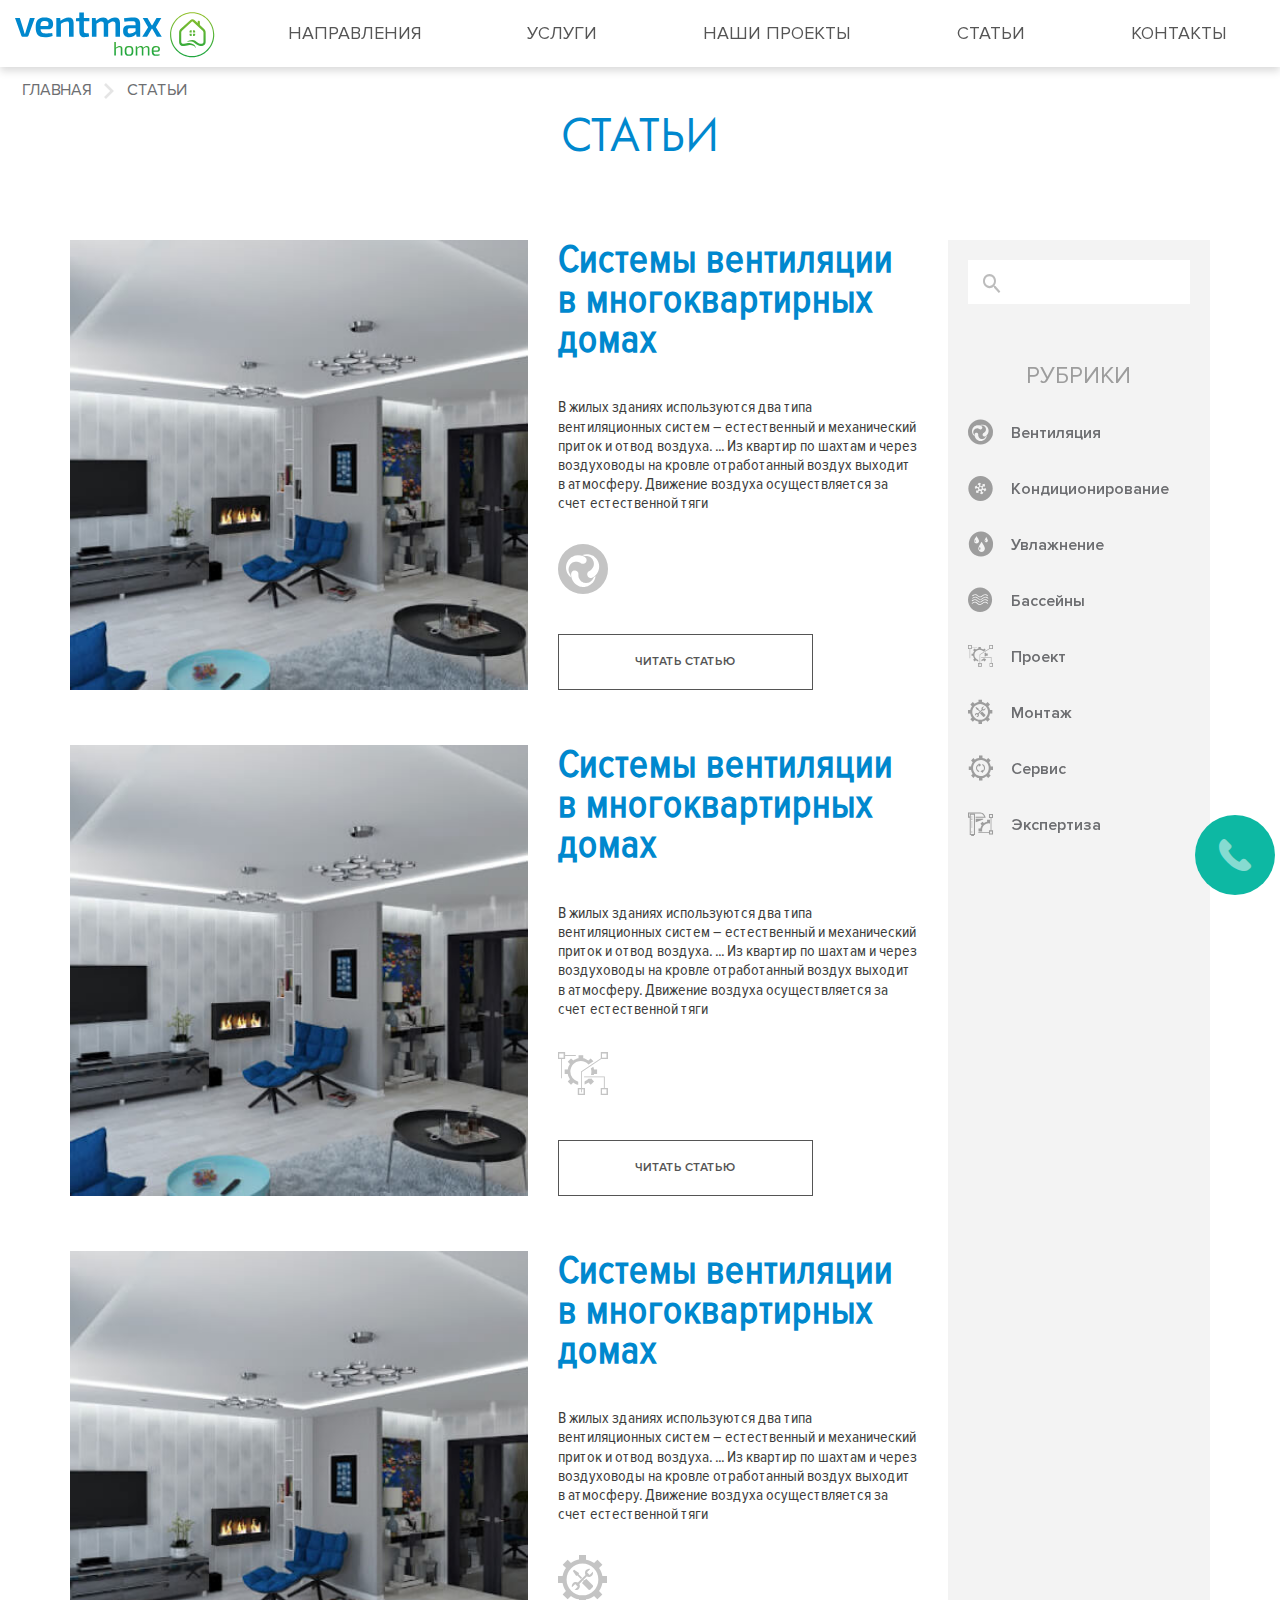
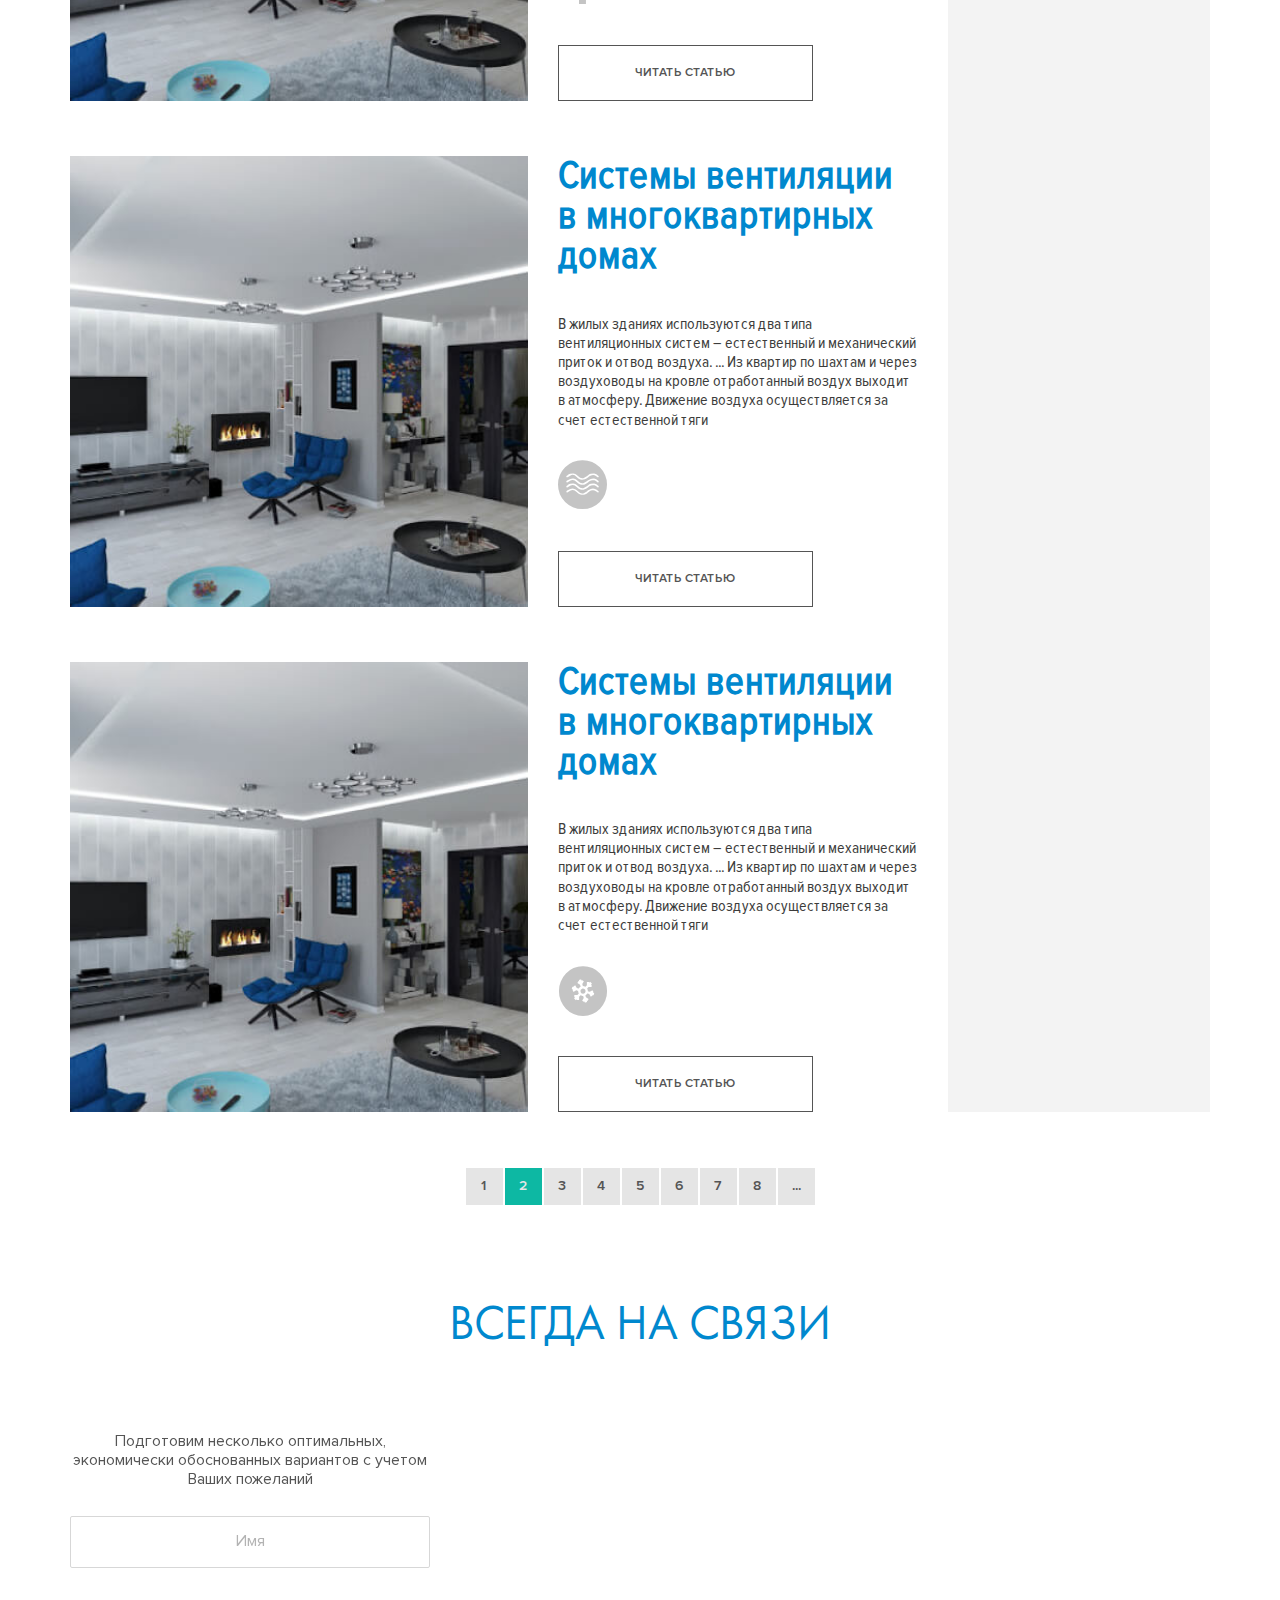
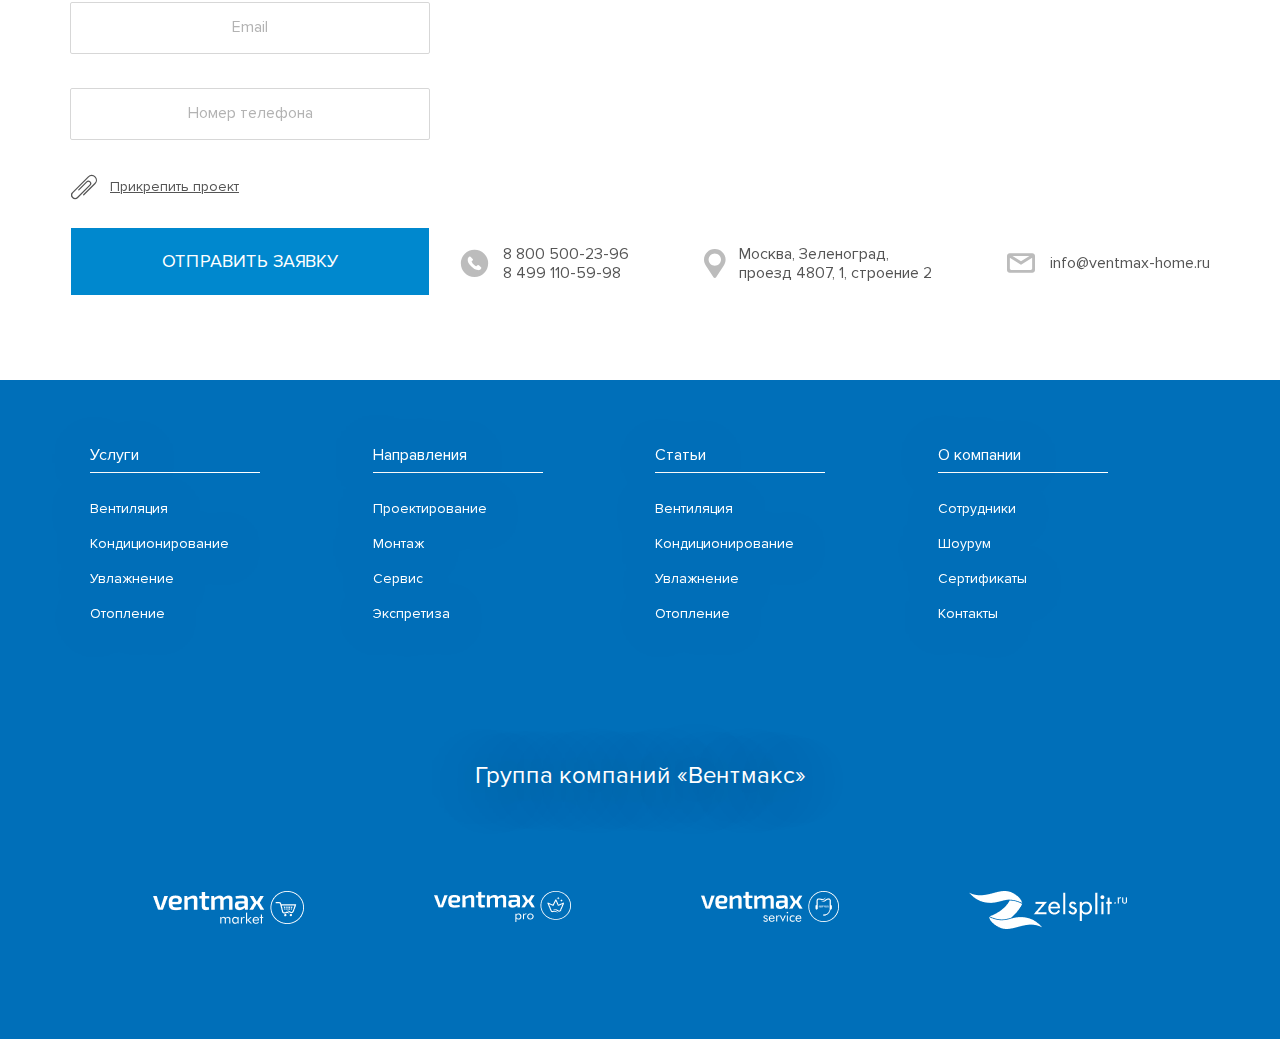
<file: old/site/page-articles.html>
<!DOCTYPE html>
<html lang="ru">
<head>
	<meta charset="utf-8">
	<title>Title</title>
	<meta http-equiv="X-UA-Compatible" content="IE=edge">
	<meta name="viewport" content="width=device-width, initial-scale=1, maximum-scale=1">
	<link rel="shortcut icon" href="img/favicon/favicon.ico" type="image/x-icon">
	<link rel="stylesheet" href="css/fonts.css">
	<link rel="stylesheet" href="css/all.min.css">
	<link rel="stylesheet" href="css/main.css">
</head>
<body>

<header class="header">
	<div class="header-wrapper">
		<div class="logo">
			<a href="#"><img src="img/svg/logo.svg" alt=""></a>
		</div>
		<nav class="menu-main">
			<ul>
				<li class="has-submenu">
					<a href="#"><span>Направления</span></a>
					<ul>
						<li><a href="#"><span>Вентиляция</span></a></li>
						<li><a href="#"><span>Кондиционирование</span></a></li>
						<li><a href="#"><span>Увлажнение</span></a></li>
						<li><a href="#"><span>Вентиляция бассейнов</span></a></li>
					</ul>
				</li>
				<li class="has-submenu">
					<a href="#"><span>Услуги</span></a>
					<ul>
						<li><a href="#"><span>Проектирование</span></a></li>
						<li><a href="#"><span>Монтаж</span></a></li>
						<li><a href="#"><span>Сервис</span></a></li>
						<li><a href="#"><span>Экспертиза</span></a></li>
					</ul>
				</li>
				<li>
					<a href="#"><span>Наши проекты</span></a>
				</li>
				<li><a href="#"><span>Статьи</span></a></li>
				<li><a href="#"><span>Контакты</span></a></li>
			</ul>
		</nav>
		<div class="btn-menu-mobile"><span></span></div>
	</div>
</header>

<nav class="page-breadcrumbs">
    <ul class="breadcrumbs">
        <li class="breadcrumbs__item"><a href="#" class="breadcrumbs__link">ГЛАВНАЯ</a></li>
        <li class="breadcrumbs__item breadcrumbs__item--separator">
            <img src="img/svg/arrow-next.svg" alt="">
        </li>
        <li class="breadcrumbs__item"><a href="#" class="breadcrumbs__link">СТАТЬИ</a></li>
    </ul>
</nav>

<section class="page-articles">
    <div class="page-heading">
        <div class="hedding">
            <h1 class="hedding-title">
                Статьи
            </h1>
        </div>
    </div>

    <section class="articles__page-content">
        <div class="container">
            <div class="row">
                <div class="col-12 col-lg-9 order-2 order-lg-1">
                    <div class="articles-list">
                        <div class="articles-list__item articles-item">
                            <div class="articles-item__inner">
                                <div class="articles-item__image">
                                    <img class="d-sm-block" src="img/articles/image-01.jpg" alt="">
                                    <img class="d-block d-sm-none" src="img/articles/image-mob-01.jpg" alt="">
                                </div>
                                <div class="articles-item__content">
                                    <h3 class="articles-item__title">
                                        Системы вентиляции в многоквартирных домах
                                    </h3>
                                    <div class="articles-item__text">
                                        В жилых зданиях используются два типа вентиляционных систем – естественный и механический приток и отвод воздуха. ... Из квартир по шахтам и через воздуховоды на кровле отработанный воздух выходит в атмосферу. Движение воздуха осуществляется за счет естественной тяги
                                    </div>
                                    <div class="articles-item__tags tags">
                                        <a href="#" class="tags__link im-font icon-vent">
                                            <span class="tags__link-desc">Вентиляция</span>
                                        </a>
                                    </div>
                                    <a href="#" class="articles-item__btn btn-def-2 btn-def-2--white">
                                        Читать статью
                                    </a>
                                </div>
                            </div>
                        </div>
                        <div class="articles-list__item articles-item">
                            <div class="articles-item__inner">
                                <div class="articles-item__image">
                                    <img class="d-sm-block" src="img/articles/image-01.jpg" alt="">
                                    <img class="d-block d-sm-none" src="img/articles/image-mob-01.jpg" alt="">
                                </div>
                                <div class="articles-item__content">
                                    <h3 class="articles-item__title">
                                        Системы вентиляции в многоквартирных домах
                                    </h3>
                                    <div class="articles-item__text">
                                        В жилых зданиях используются два типа вентиляционных систем – естественный и механический приток и отвод воздуха. ... Из квартир по шахтам и через воздуховоды на кровле отработанный воздух выходит в атмосферу. Движение воздуха осуществляется за счет естественной тяги
                                    </div>
                                    <div class="articles-item__tags tags">
                                        <a href="#" class="tags__link im-font icon-proj">
                                            <span class="tags__link-desc">Проект</span>
                                        </a>
                                    </div>
                                    <a href="#" class="articles-item__btn btn-def-2 btn-def-2--white">
                                        Читать статью
                                    </a>
                                </div>
                            </div>
                        </div>
                        <div class="articles-list__item articles-item">
                            <div class="articles-item__inner">
                                <div class="articles-item__image">
                                    <img class="d-sm-block" src="img/articles/image-01.jpg" alt="">
                                    <img class="d-block d-sm-none" src="img/articles/image-mob-01.jpg" alt="">
                                </div>
                                <div class="articles-item__content">
                                    <h3 class="articles-item__title">
                                        Системы вентиляции в многоквартирных домах
                                    </h3>
                                    <div class="articles-item__text">
                                        В жилых зданиях используются два типа вентиляционных систем – естественный и механический приток и отвод воздуха. ... Из квартир по шахтам и через воздуховоды на кровле отработанный воздух выходит в атмосферу. Движение воздуха осуществляется за счет естественной тяги
                                    </div>
                                    <div class="articles-item__tags tags">
                                        <a href="#" class="tags__link im-font icon-mount">
                                            <span class="tags__link-desc">Монтаж</span>
                                        </a>
                                    </div>
                                    <a href="#" class="articles-item__btn btn-def-2 btn-def-2--white">
                                        Читать статью
                                    </a>
                                </div>
                            </div>
                        </div>
                        <div class="articles-list__item articles-item">
                            <div class="articles-item__inner">
                                <div class="articles-item__image">
                                    <img class="d-sm-block" src="img/articles/image-01.jpg" alt="">
                                    <img class="d-block d-sm-none" src="img/articles/image-mob-01.jpg" alt="">
                                </div>
                                <div class="articles-item__content">
                                    <h3 class="articles-item__title">
                                        Системы вентиляции в многоквартирных домах
                                    </h3>
                                    <div class="articles-item__text">
                                        В жилых зданиях используются два типа вентиляционных систем – естественный и механический приток и отвод воздуха. ... Из квартир по шахтам и через воздуховоды на кровле отработанный воздух выходит в атмосферу. Движение воздуха осуществляется за счет естественной тяги
                                    </div>
                                    <div class="articles-item__tags tags">
                                        <a href="#" class="tags__link im-font icon-bass">
                                            <span class="tags__link-desc">Бассейны</span>
                                        </a>
                                    </div>
                                    <a href="#" class="articles-item__btn btn-def-2 btn-def-2--white">
                                        Читать статью
                                    </a>
                                </div>
                            </div>
                        </div>
                        <div class="articles-list__item articles-item">
                            <div class="articles-item__inner">
                                <div class="articles-item__image">
                                    <img class="d-sm-block" src="img/articles/image-01.jpg" alt="">
                                    <img class="d-block d-sm-none" src="img/articles/image-mob-01.jpg" alt="">
                                </div>
                                <div class="articles-item__content">
                                    <h3 class="articles-item__title">
                                        Системы вентиляции в многоквартирных домах
                                    </h3>
                                    <div class="articles-item__text">
                                        В жилых зданиях используются два типа вентиляционных систем – естественный и механический приток и отвод воздуха. ... Из квартир по шахтам и через воздуховоды на кровле отработанный воздух выходит в атмосферу. Движение воздуха осуществляется за счет естественной тяги
                                    </div>
                                    <div class="articles-item__tags tags">
                                        <a href="#" class="tags__link im-font icon-kond">
                                            <span class="tags__link-desc">Кондиционирование</span>
                                        </a>
                                    </div>
                                    <a href="#" class="articles-item__btn btn-def-2 btn-def-2--white">
                                        Читать статью
                                    </a>
                                </div>
                            </div>
                        </div>
                    </div>
                </div>

                <div class="col-12 col-lg-3 order-1 order-lg-2">
                    <div class="articles__side-bar side-bar">
                        <div class="side-bar__content">
                            <label class="side-bar__search">
                                <input class="side-bar__search-field" type="search" name="" id="">
                            </label>
                            <div class="side-bar__title">
                                <span>Рубрики</span>
                                <span class="side-bar__show-btn im-font icon-arrow-next d-lg-none"></span>
                            </div>
                            <ul class="side-bar__list hidden">
                                <li class="side-bar__list-item"><a href="#" class="side-bar__link">
                                    <span class="im-font icon-vent"></span><span>Вентиляция</span>
                                </a></li>
                                <li class="side-bar__list-item"><a href="#" class="side-bar__link">
                                    <span class="im-font icon-kond"></span><span>Кондиционирование</span>
                                </a></li>
                                <li class="side-bar__list-item"><a href="#" class="side-bar__link">
                                    <span class="im-font icon-wet"></span><span>Увлажнение</span>
                                </a></li>
                                <li class="side-bar__list-item"><a href="#" class="side-bar__link">
                                    <span class="im-font icon-bass"></span><span>Бассейны</span>
                                </a></li>
                                <li class="side-bar__list-item"><a href="#" class="side-bar__link">
                                    <span class="im-font icon-proj"></span><span>Проект</span>
                                </a></li>
                                <li class="side-bar__list-item"><a href="#" class="side-bar__link">
                                    <span class="im-font icon-mount"></span><span>Монтаж</span>
                                </a></li>
                                <li class="side-bar__list-item"><a href="#" class="side-bar__link">
                                    <span class="im-font icon-service"></span><span>Сервис</span>
                                </a></li>
                                <li class="side-bar__list-item"><a href="#" class="side-bar__link">
                                    <span class="im-font icon-expertise"></span><span>Экспертиза</span>
                                </a></li>
                            </ul>
                        </div>
                    </div>
                </div>
            </div>
        </div>

        <div class="container">
            <div class="row">
                <ul class="articles__pagination pagination">
                    <li class="pagination__item">
                        <a href="#" class="pagination__link">1</a>
                    </li>
                    <li class="pagination__item">
                        <a href="#" class="pagination__link active">2</a>
                    </li>
                    <li class="pagination__item">
                        <a href="#" class="pagination__link">3</a>
                    </li>
                    <li class="pagination__item">
                        <a href="#" class="pagination__link">4</a>
                    </li>
                    <li class="pagination__item">
                        <a href="#" class="pagination__link">5</a>
                    </li>
                    <li class="pagination__item">
                        <a href="#" class="pagination__link">6</a>
                    </li>
                    <li class="pagination__item">
                        <a href="#" class="pagination__link">7</a>
                    </li>
                    <li class="pagination__item">
                        <a href="#" class="pagination__link">8</a>
                    </li>
                    <li class="pagination__item">
                        <a href="#" class="pagination__link more">...</a>
                    </li>
                </ul>
            </div>
        </div>
    </section>

    <section class="contact-section contact-section--with-form">
        <div class="container">
            <div class="hedding">
                <div class="hedding-title">Всегда на связи</div>
            </div>
            <div class="contact-with-form__wrapper row">
                <div class="contact-with-form__col col-12 col-lg-4 order-2 order-lg-1">
                    <form novalidate class="contact-form">

                        <div class="contact-form__heading">
                            Подготовим несколько оптимальных, экономически обоснованных вариантов с учетом Ваших пожеланий
                        </div>

                        <div class="contact-form__row">
                            <label for="contact-form__name" class="contact-form__label contact-form__label--placeholder">Имя</label>
                            <input class="contact-form__name contact-form__input" id="contact-form__name" type="text" name="name">
                        </div>
                        <div class="contact-form__row">
                            <label for="contact-form__email" class="contact-form__label contact-form__label--placeholder">Email</label>
                            <input class="contact-form__email contact-form__input" id="contact-form__email" type="email" name="email" >
                        </div>
                        <div class="contact-form__row">
                            <label for="contact-form__tel" class="contact-form__label contact-form__label--placeholder">Номер телефона</label>
                            <input class="contact-form__tel contact-form__input" id="contact-form__tel" type="tel" name="tel" >
                        </div>
                        <div class="contact-form__row">
                            <input class="contact-form__file" type="file" name="file" id="contact-form__file">
                            <label class="label-for-file" for="contact-form__file">Прикрепить проект</label>
                        </div>

                        <div class="contact-form__btn">
                            <button type="submit" class="btn-def btn-def--bg-blue"><span>отправить заявку</span></button>
                        </div>

                        <div class="contact-form__success">
                            <p class="contact-form__success-msg">Ваша заявка успешно отправлена, в ближайшее время менеджер свяжется с вами</p>
                            <div class="contact-form__success-btn btn-def btn-def--bg-green"><span>OK</span></div>
                        </div>
                    </form>
                </div>
                <div class="contact-with-form__col col-12 col-lg-8 order-1 order-lg-2">
                    <div class="map-wrapper order-2 order-lg-1">
                        <div class="map" id="map"></div>
                </div>
                    <div class="contact-list order-1 order-lg-2">
                        <div class="contact-item">
                            <div class="contact-item__icon im-font icon-phone"></div>
                            <div class="contact-item__description">
                                <p>8 800 500-23-96</p>
                                <p>8 499 110-59-98</p>
                            </div>
                        </div>
                        <div class="contact-item">
                            <div class="contact-item__icon im-font icon-location"></div>
                            <div class="contact-item__description">
                                <p>Москва, Зеленоград, <br> проезд 4807, 1, строение 2</p>
                            </div>
                        </div>
                        <div class="contact-item">
                            <div class="contact-item__icon im-font icon-mail"></div>
                            <div class="contact-item__description">
                                <p>info@ventmax-home.ru</p>
                            </div>
                        </div>
                    </div>
                </div>
            </div>
        </div>
    </section>

</section>

<a href="#" class="btn-fixed btn-fixed--left btn-to-top hidden">
    <span class="im-font icon-arrow-up"></span>
</a>

<a href="#" class="btn-fixed btn-fixed--right btn-call">
    <span class="im-font icon-phone-simple"></span>
</a>

	<footer class="footer white-text">
		<div class="container">
			<div class="row footer-top">
				<div class="col-lg-3 col-md-3">
					<div class="footer-col">
						<div class="footer-col-title">Услуги</div>
						<ul>
							<li><a href="#">Вентиляция</a></li>
							<li><a href="#">Кондиционирование</a></li>
							<li><a href="#">Увлажнение</a></li>
							<li><a href="#">Отопление</a></li>
						</ul>
					</div>
				</div>
				<div class="col-lg-3 col-md-3">
					<div class="footer-col">
						<div class="footer-col-title">Направления</div>
						<ul>
							<li><a href="#">Проектирование</a></li>
							<li><a href="#">Монтаж</a></li>
							<li><a href="#">Сервис</a></li>
							<li><a href="#">Экспретиза</a></li>
						</ul>
					</div>
				</div>
				<div class="col-lg-3 col-md-3">
					<div class="footer-col">
						<div class="footer-col-title">Статьи</div>
						<ul>
							<li><a href="#">Вентиляция</a></li>
							<li><a href="#">Кондиционирование</a></li>
							<li><a href="#">Увлажнение</a></li>
							<li><a href="#">Отопление</a></li>
						</ul>
					</div>
				</div>
				<div class="col-lg-3 col-md-3">
					<div class="footer-col">
						<div class="footer-col-title">О компании</div>
						<ul>
							<li><a href="#">Сотрудники</a></li>
							<li><a href="#">Шоурум</a></li>
							<li><a href="#">Сертификаты</a></li>
							<li><a href="#">Контакты</a></li>
						</ul>
					</div>
				</div>
			</div>
			<div class="footer-bottom">
				<div class="footer-bottom-title">Группа компаний «Вентмакс»</div>
				<div class="footer-wrapper">
					<div class="footer-col"><a href="#"><img src="img/company-logo-b-1.png" alt=""></a></div>
					<div class="footer-col"><a href="#"><img src="img/company-logo-b-2.png" alt=""></a></div>
					<div class="footer-col"><a href="#"><img src="img/company-logo-b-3.png" alt=""></a></div>
					<div class="footer-col"><a href="#"><img src="img/company-logo-b-4.png" alt=""></a></div>
				</div>
			</div>
		</div>	
	</footer>
	<script src="js/scripts.min.js"></script>
	<script src="https://api-maps.yandex.ru/2.1/?lang=ru_ru&apikey=7494e3e7-008f-4e03-bd72-31a4650591f7" type="text/javascript"></script>
	<script src="js/common.js"></script> 
</body>
</html>
</file>
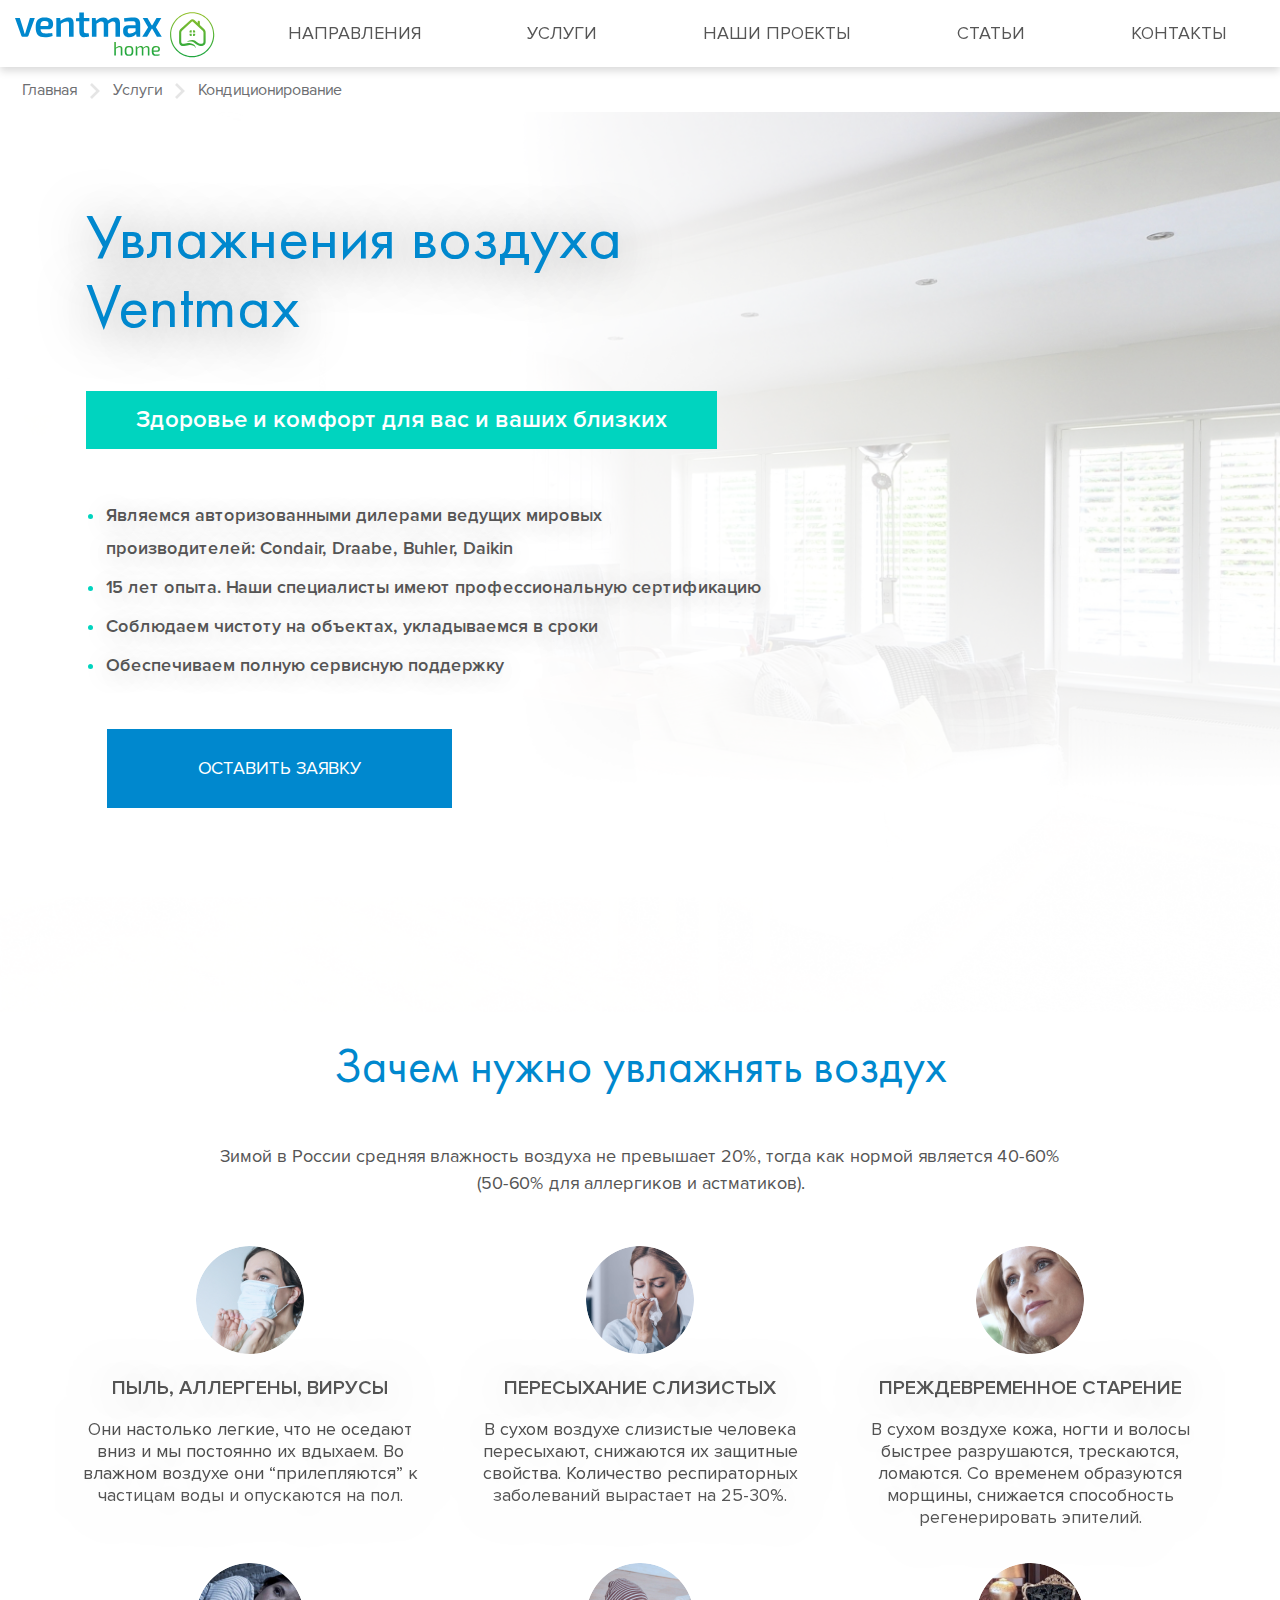
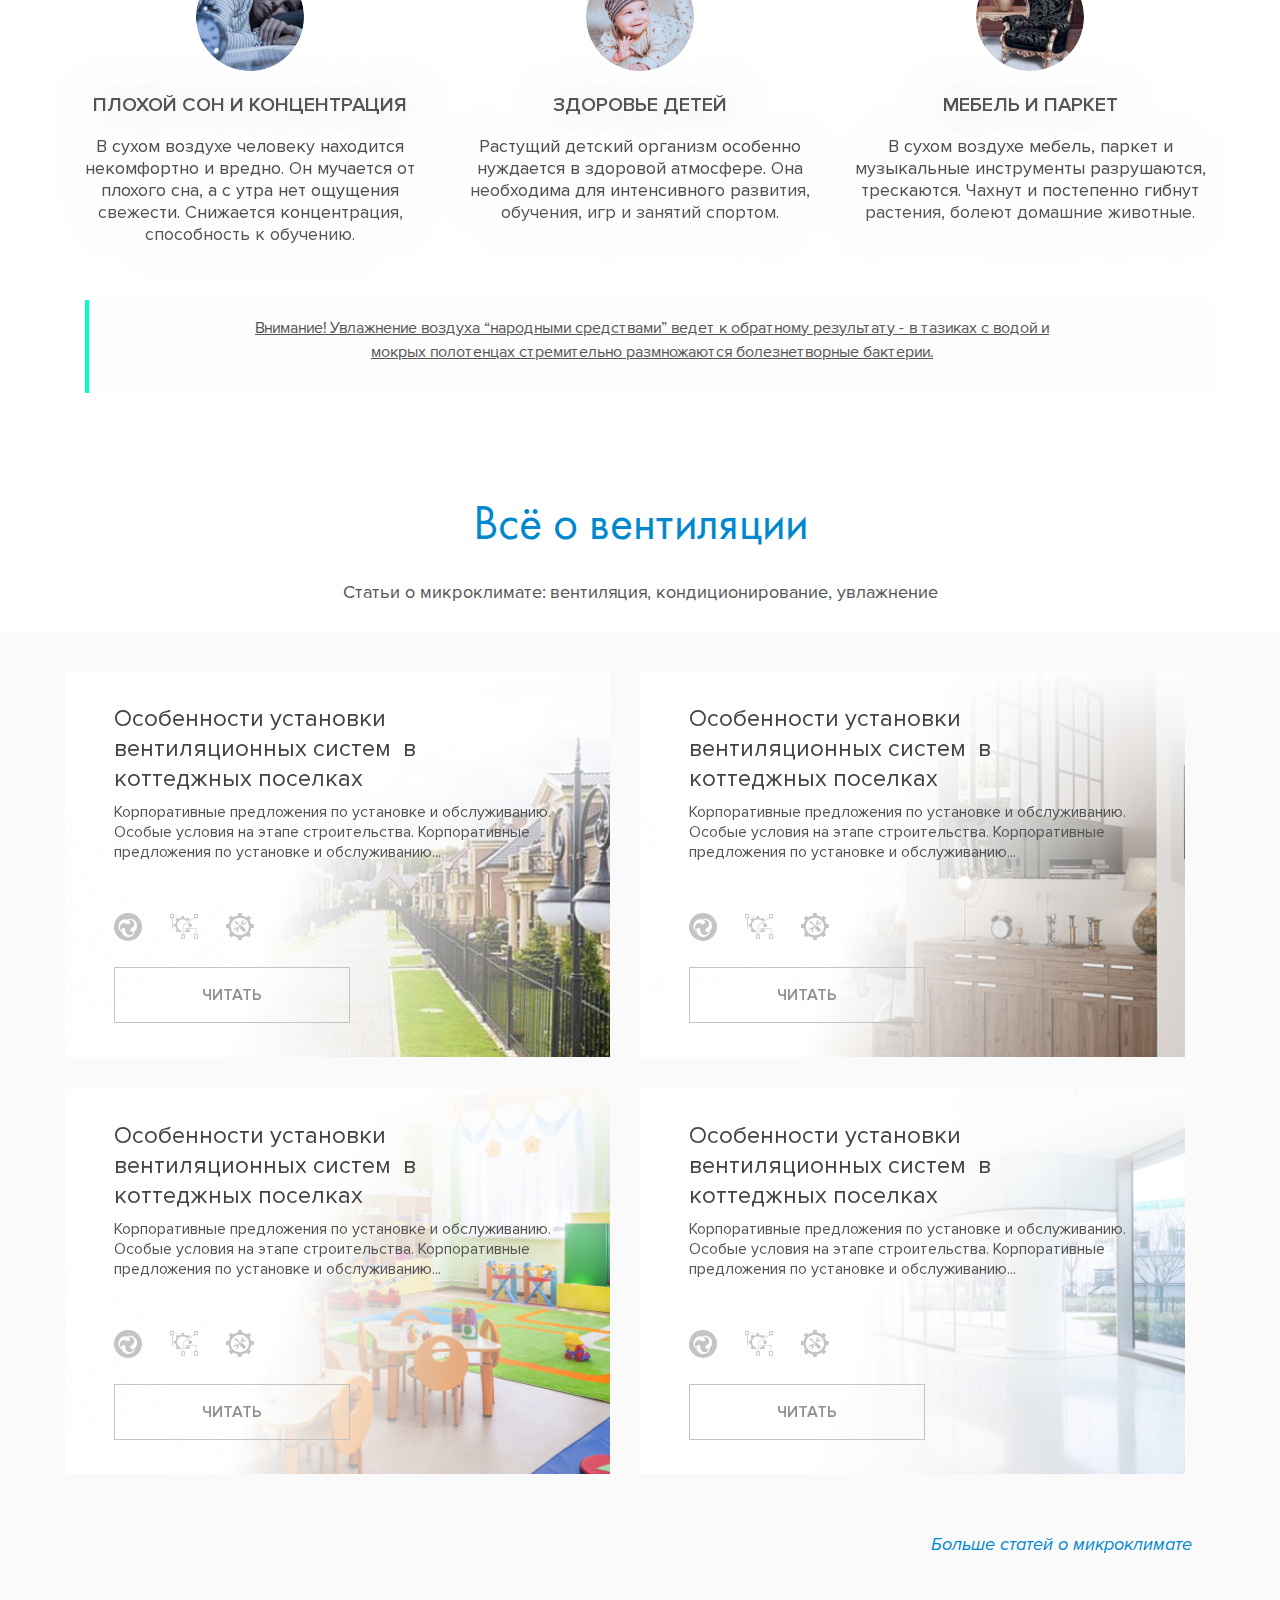
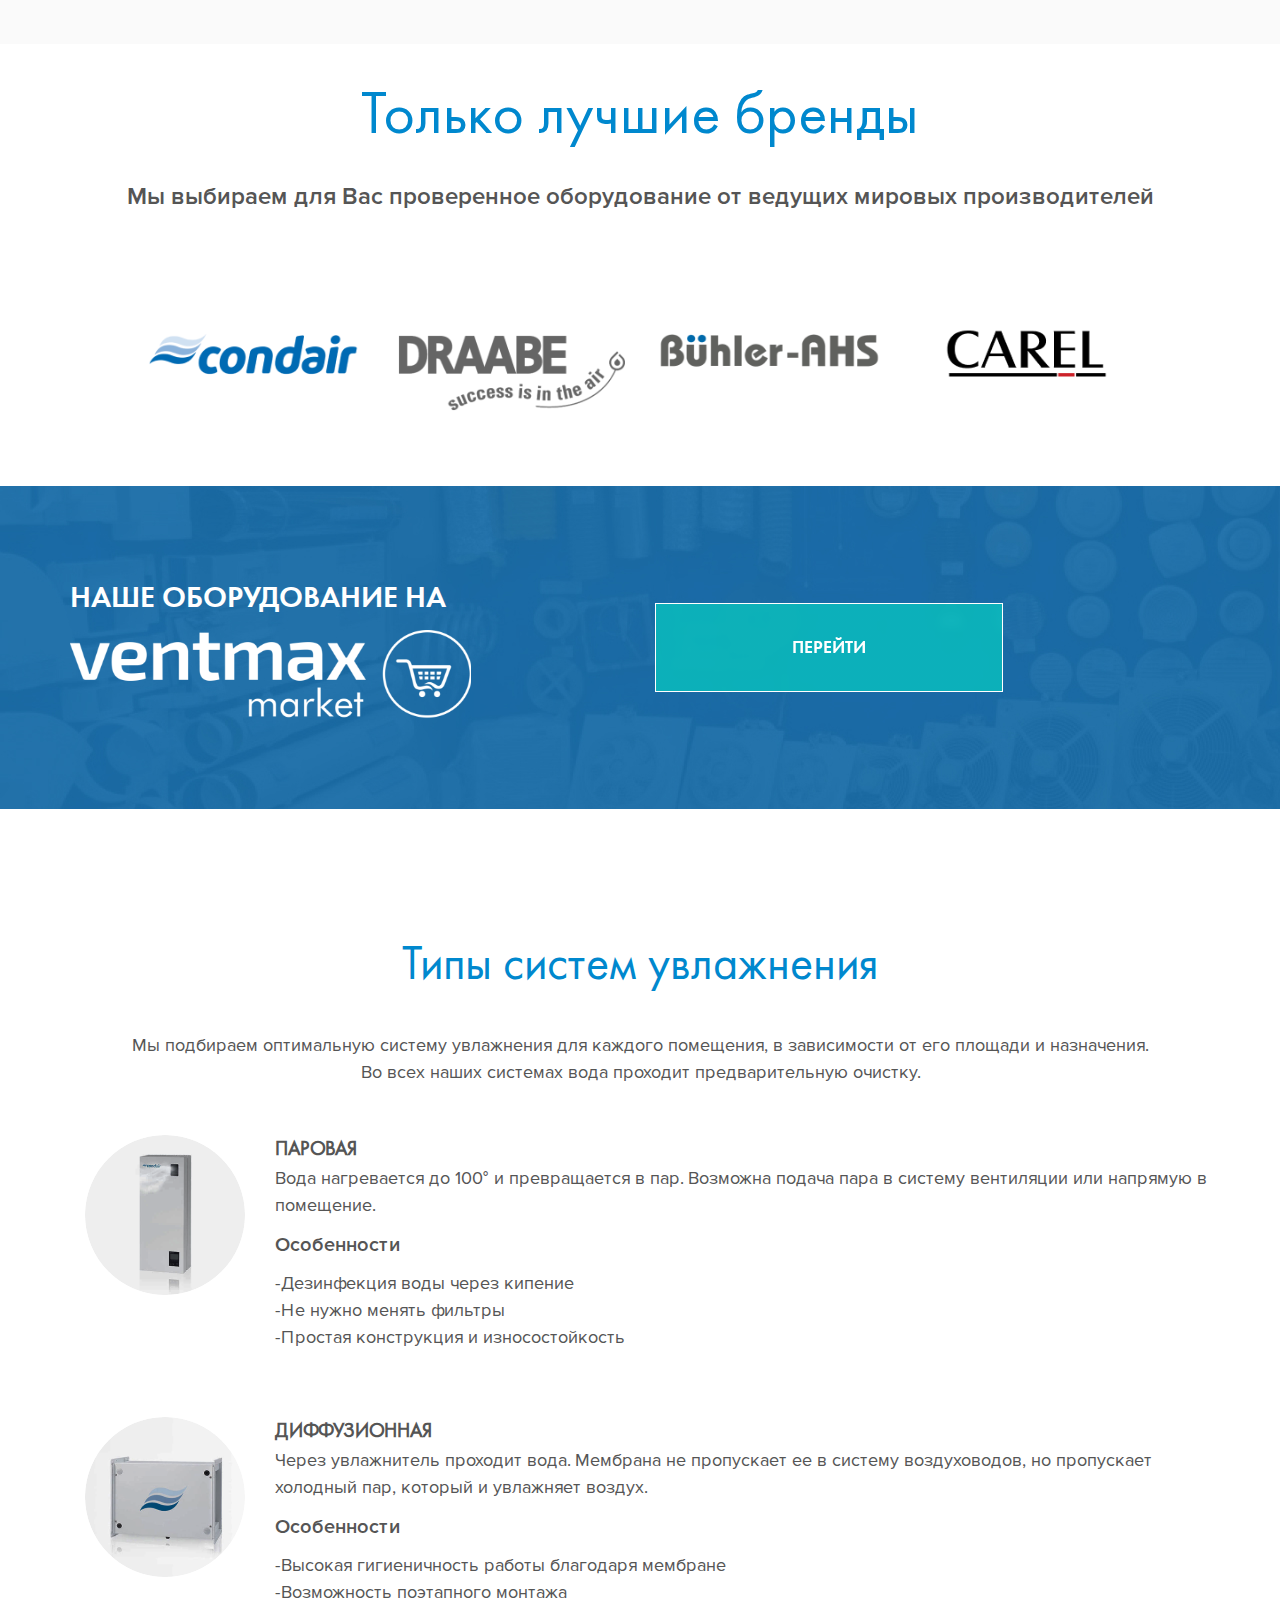
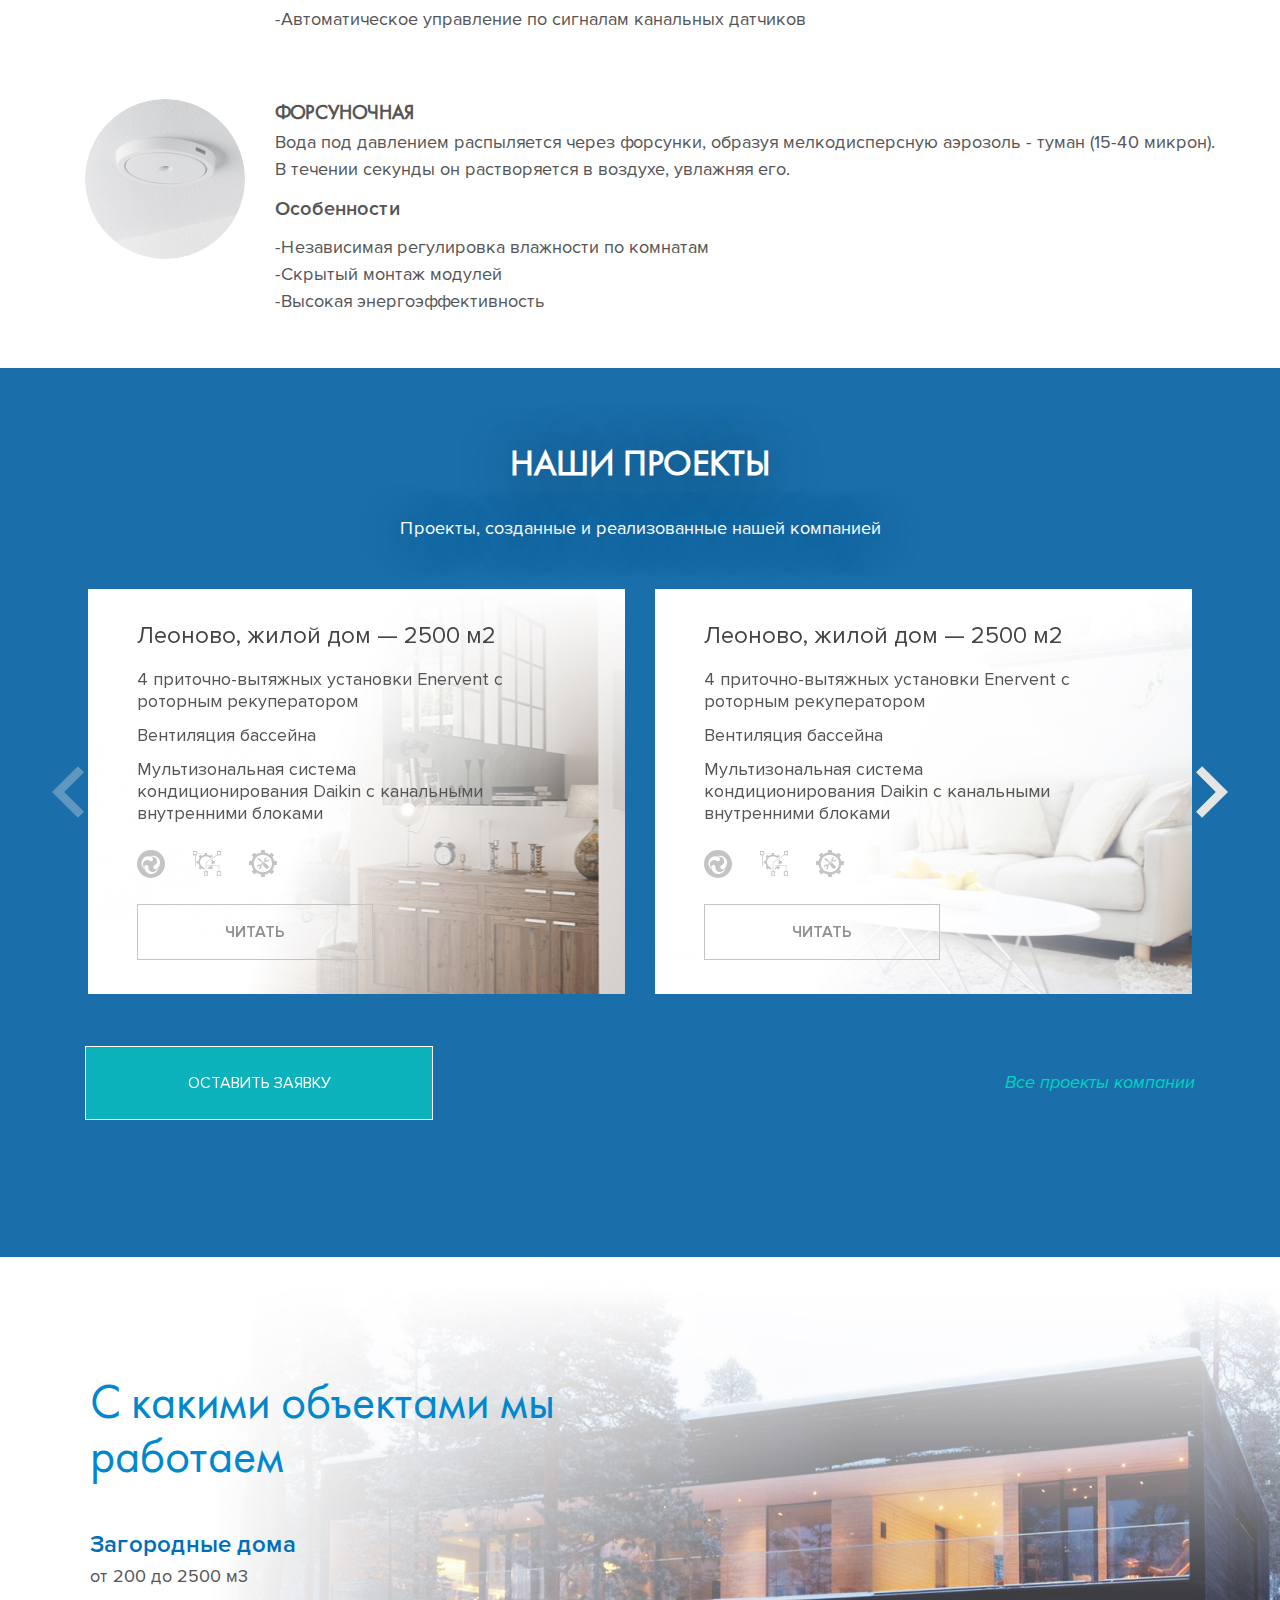
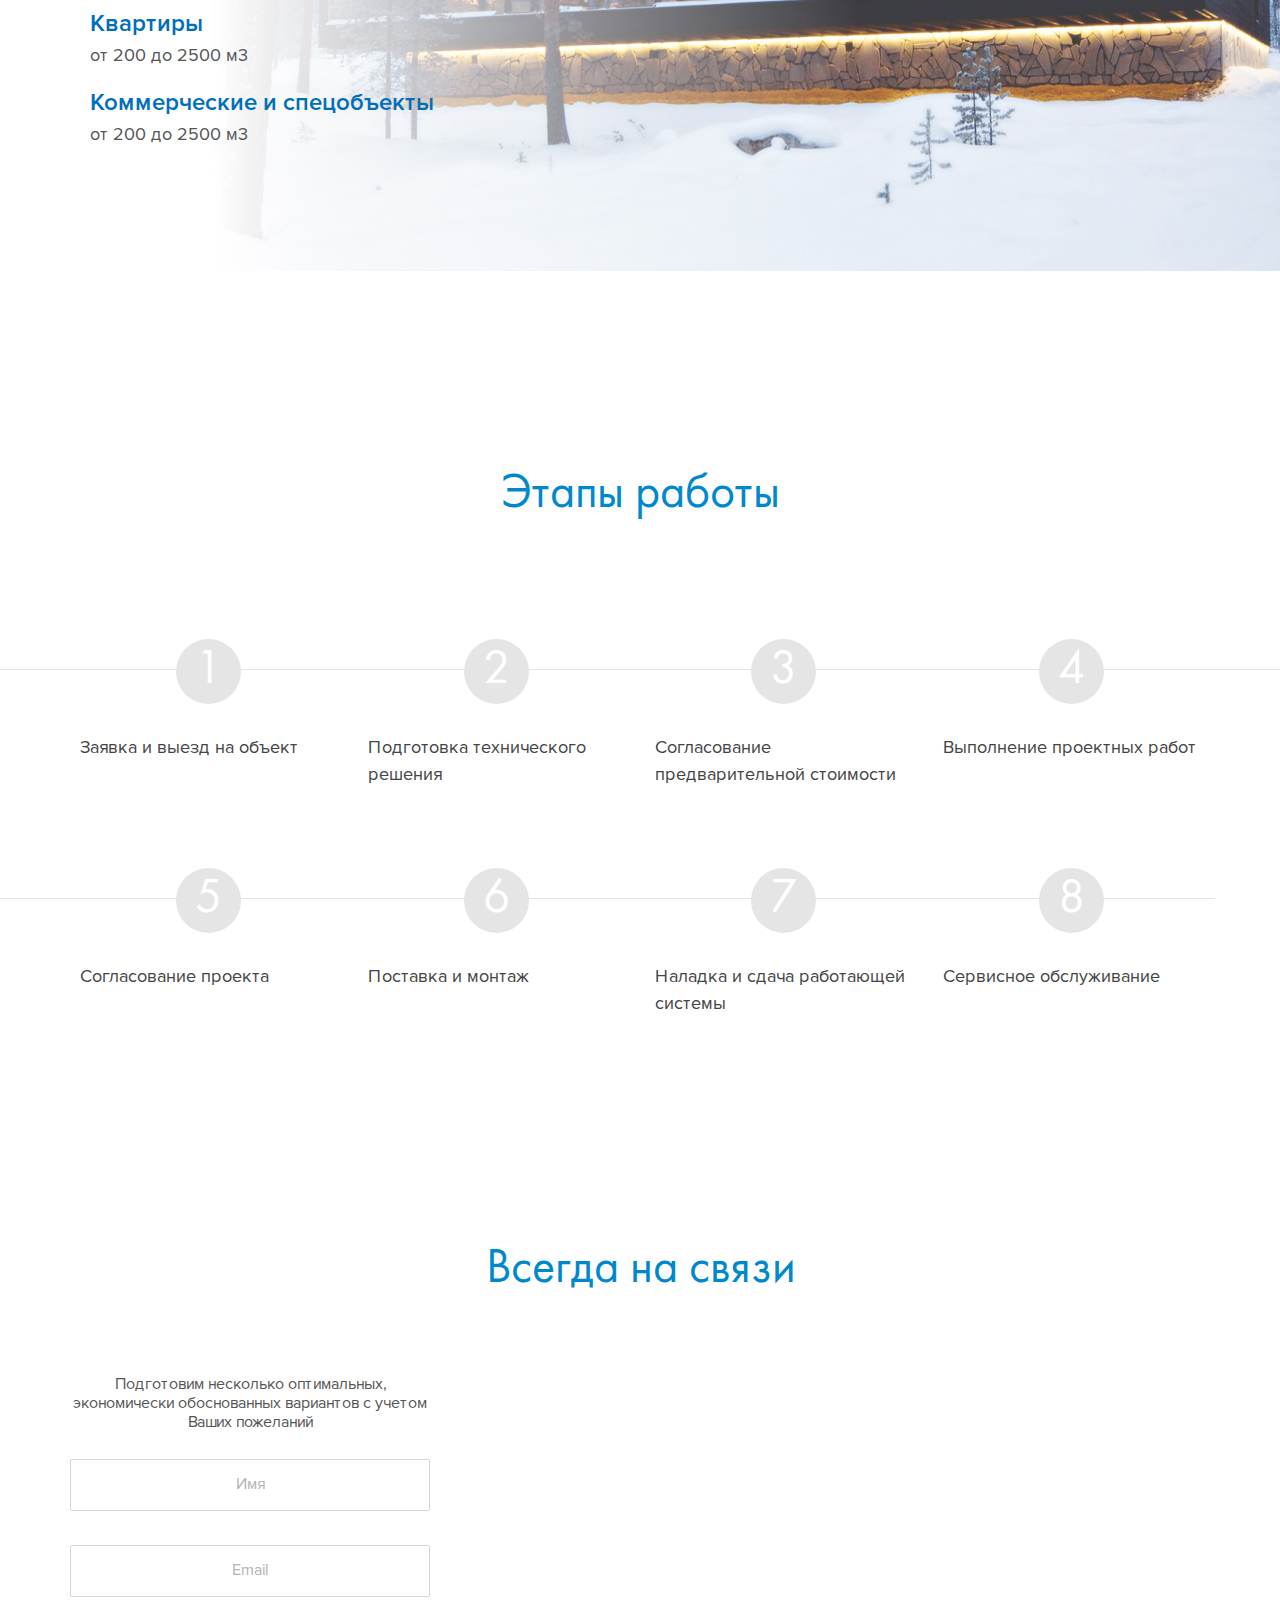
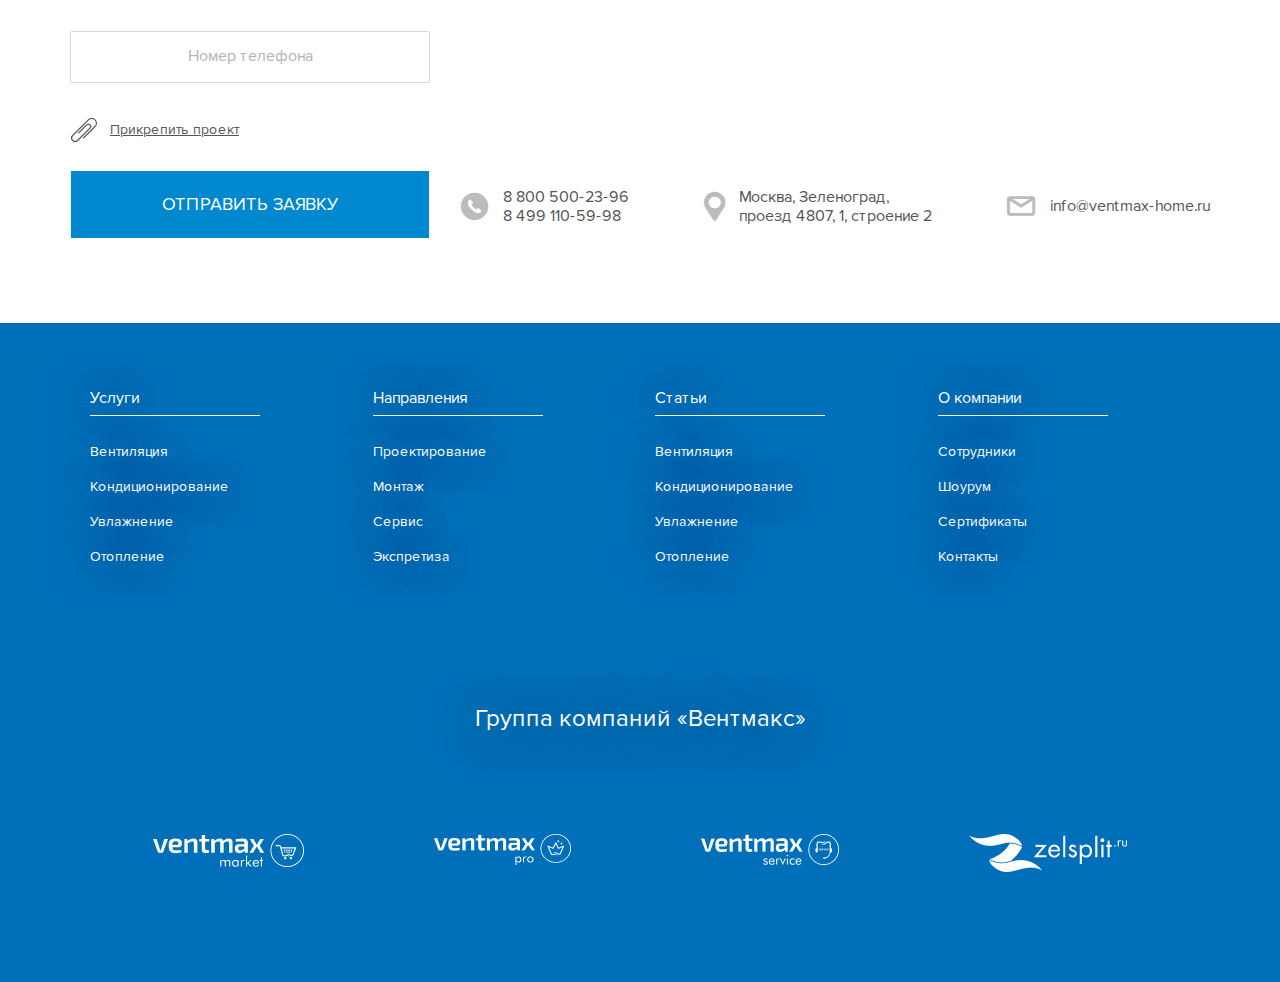
<file: old/site/page-cond-air.html>
<!DOCTYPE html>
<html lang="ru">
<head>
	<meta charset="utf-8">
	<title>Title</title>
	<meta http-equiv="X-UA-Compatible" content="IE=edge">
	<meta name="viewport" content="width=device-width, initial-scale=1, maximum-scale=1">
	<link rel="shortcut icon" href="img/favicon/favicon.ico" type="image/x-icon">
	<link rel="stylesheet" href="css/fonts.css">
	<link rel="stylesheet" href="css/all.min.css">
	<link rel="stylesheet" href="css/main.css">
</head>
<body>

<header class="header">
	<div class="header-wrapper">
		<div class="logo">
			<a href="#"><img src="img/svg/logo.svg" alt=""></a>
		</div>
		<nav class="menu-main">
			<ul>
				<li class="has-submenu">
					<a href="#"><span>Направления</span></a>
					<ul>
						<li><a href="#"><span>Вентиляция</span></a></li>
						<li><a href="#"><span>Кондиционирование</span></a></li>
						<li><a href="#"><span>Увлажнение</span></a></li>
						<li><a href="#"><span>Вентиляция бассейнов</span></a></li>
					</ul>
				</li>
				<li class="has-submenu">
					<a href="#"><span>Услуги</span></a>
					<ul>
						<li><a href="#"><span>Проектирование</span></a></li>
						<li><a href="#"><span>Монтаж</span></a></li>
						<li><a href="#"><span>Сервис</span></a></li>
						<li><a href="#"><span>Экспертиза</span></a></li>
					</ul>
				</li>
				<li>
					<a href="#"><span>Наши проекты</span></a>
				</li>
				<li><a href="#"><span>Статьи</span></a></li>
				<li><a href="#"><span>Контакты</span></a></li>
			</ul>
		</nav>
		<div class="btn-menu-mobile"><span></span></div>
	</div>
</header>

<nav class="page-breadcrumbs">
    <ul class="breadcrumbs">
        <li class="breadcrumbs__item"><a href="#" class="breadcrumbs__link">Главная</a></li>
        <li class="breadcrumbs__item breadcrumbs__item--separator">
            <img src="img/svg/arrow-next.svg" alt="">
        </li>
        <li class="breadcrumbs__item"><a href="#" class="breadcrumbs__link">Услуги</a></li>
        <li class="breadcrumbs__item breadcrumbs__item--separator">
            <img src="img/svg/arrow-next.svg" alt="">
        </li>
        <li class="breadcrumbs__item"><a href="#" class="breadcrumbs__link">Кондиционирование</a></li>
    </ul>
</nav>

<section class="page-insert page-conditioning-air">
    <section class="main-banner insert-banner">
        <div class="float-element line-gradient">
            <img src="img/svg/line-gradient.svg" alt="">
        </div>
         <div class="float-element line-horizontal"></div>
         <div class="float-element line-vertical"></div>

        <div class="container">
            <div class="main-banner__wrapper">
                <h1 class="main-banner__title">Увлажнения воздуха <br> Ventmax</h1>

                <div class="main-banner__slogan">Здоровье и комфорт для вас и ваших близких</div>

                <ul class="main-banner__list">
                    <li>Являемся авторизованными дилерами ведущих мировых <br>
                    производителей: Condair, Draabe, Buhler, Daikin</li>
                    <li>15 лет опыта. Наши специалисты имеют профессиональную сертификацию</li>
                    <li>Соблюдаем чистоту на объектах, укладываемся в сроки</li>
                    <li>Обеспечиваем полную сервисную поддержку</li>
                </ul>
                <div class="main-banner__btn">
                    <a data-fancybox data-src="#modal-contact-form" href="javascript:;" class="btn-def btn-def--bg-blue">
                        <span>Оставить заявку</span>
                    </a>
                </div>
            </div>
        </div>
    </section>

    <section class="cond-advantages-section no-bg">
        <div class="container">
            <div class="hedding">
                <h2 class="hedding-title">Зачем нужно увлажнять воздух</h2>
                <div class="hedding-description">
                    Зимой в России средняя влажность воздуха не превышает 20%, тогда как нормой является 40-60%  <br>
                    (50-60% для аллергиков и астматиков).
                </div>
            </div>

            <div class="cond-advantages__list swiper-container">
                <div class="cond-advantages__button-prev swiper-button-prev"></div>
                <div class="cond-advantages__button-next swiper-button-next"></div>
                <div class="cond-advantages__slider swiper-wrapper">
                    <div class="cond-advantages__item swiper-slide col-12 col-sm-6 col-lg-4">
                        <div class="cond-advantages__item-image">
                            <img src="img/cond/advantage-11.png" alt="">
                        </div>
                        <h4 class="cond-advantages__item-title list-item__title">
                            Пыль, аллергены, вирусы
                        </h4>
                        <p class="cond-advantages__item-text">
                            Они настолько легкие, что не оседают вниз и мы постоянно их вдыхаем. Во влажном воздухе они “прилепляются” к частицам воды и опускаются на пол.
                        </p>
                    </div>
                    <div class="cond-advantages__item swiper-slide col-12 col-sm-6 col-lg-4">
                        <div class="cond-advantages__item-image">
                            <img src="img/cond/advantage-12.png" alt="">
                        </div>
                        <h4 class="cond-advantages__item-title list-item__title">Пересыхание слизистых</h4>
                        <p class="cond-advantages__item-text">
                            В сухом воздухе слизистые человека пересыхают, снижаются их защитные свойства. Количество респираторных заболеваний вырастает на 25-30%.
                        </p>
                    </div>
                    <div class="cond-advantages__item swiper-slide col-12 col-sm-6 col-lg-4">
                        <div class="cond-advantages__item-image">
                            <img src="img/cond/advantage-13.png" alt="">
                        </div>
                        <h4 class="cond-advantages__item-title list-item__title">Преждевременное старение</h4>
                        <p class="cond-advantages__item-text">
                            В сухом воздухе кожа, ногти и волосы быстрее разрушаются, трескаются, ломаются. Со временем образуются морщины, снижается способность регенерировать эпителий.
                        </p>
                    </div>
                    <div class="cond-advantages__item swiper-slide col-12 col-sm-6 col-lg-4">
                        <div class="cond-advantages__item-image">
                            <img src="img/cond/advantage-14.png" alt="">
                        </div>
                        <h4 class="cond-advantages__item-title list-item__title">Плохой сон и концентрация</h4>
                        <p class="cond-advantages__item-text">
                            В сухом воздухе человеку находится некомфортно и вредно. Он мучается от плохого сна, а с утра нет ощущения свежести. Снижается концентрация, способность к обучению.
                        </p>
                    </div>
                    <div class="cond-advantages__item swiper-slide col-12 col-sm-6 col-lg-4">
                        <div class="cond-advantages__item-image">
                            <img src="img/cond/advantage-15.png" alt="">
                        </div>
                        <h4 class="cond-advantages__item-title list-item__title">Здоровье детей</h4>
                        <p class="cond-advantages__item-text">
                            Растущий детский организм особенно нуждается в здоровой атмосфере. Она необходима для интенсивного развития, обучения, игр и занятий спортом.
                        </p>
                    </div>
                    <div class="cond-advantages__item swiper-slide col-12 col-sm-6 col-lg-4">
                        <div class="cond-advantages__item-image">
                            <img src="img/cond/advantage-16.png" alt="">
                        </div>
                        <h4 class="cond-advantages__item-title list-item__title">Мебель и паркет</h4>
                        <p class="cond-advantages__item-text">
                           В сухом воздухе мебель, паркет и музыкальные инструменты разрушаются, трескаются. Чахнут и постепенно гибнут растения, болеют домашние животные. 
                       </p>
                    </div>

                </div>
            </div>

            <blockquote>
                <p>
                    Внимание! Увлажнение воздуха “народными средствами” ведет к обратному результату - в тазиках с водой 
                    и мокрых полотенцах стремительно размножаются болезнетворные бактерии.
                </p>
            </blockquote> 

        </div>
    </section>

    <section class="articles-section">
        <div class="container">
            <div class="hedding">
                <div class="hedding-title">Всё о вентиляции</div>
                <div class="hedding-description">Статьи о микроклимате: вентиляция, кондиционирование, увлажнение</div>
            </div>
        </div>  

        <div class="articles-section--panel">
            <div class="container"> 
                <div class="swiper-button-prev"></div>
                <div class="swiper-button-next"></div>
                <div class="articles-slider swiper-container articles-card">
                    <div class="swiper-wrapper">
                        <div class="swiper-slide">
                            <div class="card-item" style="background-image: url(img/card-3.jpg);">
                                <div class="shell">
                                    <div class="card-item-panel-top">
                                        <div class="card-item__title">
                                            Особенности установки вентиляционных систем  в коттеджных поселках
                                        </div>
                                    </div>
                                    <div class="card-item-panel-bottom">
                                        <div class="card-item__description">
                                            Корпоративные предложения по установке и обслуживанию. Особые условия на этапе строительства. Корпоративные предложения по установке и обслуживанию...
                                        </div>
                                        <div class="card-tags">
                                            <a href="#" class="tags__link im-font icon-vent"></a>
                                            <a href="#" class="tags__link im-font icon-proj"></a>
                                            <a href="#" class="tags__link im-font icon-mount"></a>
                                        </div>
                                        <div class="card-item__btn">
                                            <a href="#" class="btn-def"><span>читать</span></a>
                                        </div>
                                    </div>
                                </div>
                            </div>
                        </div>
                        <div class="swiper-slide">
                            <div class="card-item" style="background-image: url(img/card-1.jpg);">
                                <div class="shell">
                                    <div class="card-item-panel-top">
                                        <div class="card-item__title">
                                            Особенности установки вентиляционных систем  в коттеджных поселках
                                        </div>
                                    </div>
                                    <div class="card-item-panel-bottom">
                                        <div class="card-item__description">
                                            Корпоративные предложения по установке и обслуживанию. Особые условия на этапе строительства. Корпоративные предложения по установке и обслуживанию...
                                        </div>
                                        <div class="card-tags">
                                            <a href="#" class="tags__link im-font icon-vent"></a>
                                            <a href="#" class="tags__link im-font icon-proj"></a>
                                            <a href="#" class="tags__link im-font icon-mount"></a>
                                        </div>
                                        <div class="card-item__btn">
                                            <a href="#" class="btn-def"><span>читать</span></a>
                                        </div>
                                    </div>
                                </div>
                            </div>
                        </div>
                        <div class="swiper-slide">
                            <div class="card-item" style="background-image: url(img/card-4.jpg);">
                                <div class="shell">
                                    <div class="card-item-panel-top">
                                        <div class="card-item__title">
                                            Особенности установки вентиляционных систем  в коттеджных поселках
                                        </div>
                                    </div>
                                    <div class="card-item-panel-bottom">
                                        <div class="card-item__description">
                                            Корпоративные предложения по установке и обслуживанию. Особые условия на этапе строительства. Корпоративные предложения по установке и обслуживанию...
                                        </div>
                                        <div class="card-tags">
                                            <a href="#" class="tags__link im-font icon-vent"></a>
                                            <a href="#" class="tags__link im-font icon-proj"></a>
                                            <a href="#" class="tags__link im-font icon-mount"></a>
                                        </div>
                                        <div class="card-item__btn">
                                            <a href="#" class="btn-def"><span>читать</span></a>
                                        </div>
                                    </div>
                                </div>
                            </div>
                        </div>
                        <div class="swiper-slide">
                            <div class="card-item" style="background-image: url(img/card-5.jpg);">
                                <div class="shell">
                                    <div class="card-item-panel-top">
                                        <div class="card-item__title">
                                            Особенности установки вентиляционных систем  в коттеджных поселках
                                        </div>
                                    </div>
                                    <div class="card-item-panel-bottom">
                                        <div class="card-item__description">
                                            Корпоративные предложения по установке и обслуживанию. Особые условия на этапе строительства. Корпоративные предложения по установке и обслуживанию...
                                        </div>
                                        <div class="card-tags">
                                            <a href="#" class="tags__link im-font icon-vent"></a>
                                            <a href="#" class="tags__link im-font icon-proj"></a>
                                            <a href="#" class="tags__link im-font icon-mount"></a>
                                        </div>
                                        <div class="card-item__btn">
                                            <a href="#" class="btn-def"><span>читать</span></a>
                                        </div>
                                    </div>
                                </div>
                            </div>
                        </div>
                    </div>
                </div>
                <div class="card-nav">
                    <a href="#" class="link-application">Больше статей о микроклимате</a>
                </div>

            </div>
        </div>
    </section>

    <section class="cond-brands-section">
        <div class="container">
            <div class="hedding">
                <h2 class="hedding-title">Только лучшие бренды</h2>
                <p class="hedding-description">
                    Мы выбираем для Вас проверенное оборудование от ведущих мировых производителей
                </p>
            </div>
            <div class="cond-brands__inner">
                <div class="swiper-button-prev cond-brands__button-prev"></div>
                <div class="swiper-button-next cond-brands__button-next"></div>
                <div class="cond-brands__list swiper-container">
                    <div class="cond-brands__slider swiper-wrapper">
                        <div class="cond-brands__item swiper-slide col-12 col-md-6 col-lg-3">
                            <img src="img/cond/brand-04.png" alt="">
                        </div>
                        <div class="cond-brands__item swiper-slide col-12 col-md-6 col-lg-3">
                            <img src="img/cond/brand-05.png" alt="">
                        </div>
                        <div class="cond-brands__item swiper-slide col-12 col-md-6 col-lg-3">
                            <img src="img/cond/brand-06.png" alt="">
                        </div>
                        <div class="cond-brands__item swiper-slide col-12 col-md-6 col-lg-3">
                            <img src="img/cond/brand-07.png" alt="">
                        </div>
                    </div>
                </div>
            </div>
        </div>
    </section>

    <section class="market-section">
        <div class="container">
            <div class="row align-items-center">
            <div class="col-lg-6">
                <div class="market-title">наше оборудование на</div>
                <div class="market-img"><a href="#"><img src="img/svg/logo-white.svg" alt=""></a></div>
            </div>
            <div class="col-lg-6">
                <a href="#" class="btn-def btn-def--bg-green"><span>Перейти</span></a>
            </div>
            </div>
        </div>
    </section>

    <section class="goods-types-section">
        <div class="container">
            <div class="hedding">
                <div class="hedding-title">Типы систем увлажнения</div>
                <div class="hedding-description">
                    Мы подбираем оптимальную систему увлажнения для каждого помещения, в зависимости от его площади и назначения.
                    <br> 
                    Во всех наших системах вода проходит предварительную очистку.
                </div>
            </div>
            <div class="goods-types-wrapper">
                <div class="goods-types-item">
                    <div class="goods-types-item__img" style="background-image: url(img/cond/goods-type-1.png);"></div>
                    <div class="goods-types-item__col">
                        <div class="goods-types-item__title">Паровая</div>
                        <div class="goods-types-item__description">
                            Вода нагревается до 100° и превращается в пар. Возможна подача пара в систему вентиляции или напрямую в помещение.
                        </div>
                        <div class="goods-types-item-list">
                            <div class="goods-types-item-list__title">Особенности</div>  
                            <ul>
                                <li>-Дезинфекция воды через кипение</li>
                                <li>-Не нужно менять фильтры</li>
                                <li>-Простая конструкция и износостойкость</li>
                            </ul>  
                        </div>
                    </div>
                </div>
                <div class="goods-types-item">
                    <div class="goods-types-item__img" style="background-image: url(img/cond/goods-type-2.png);"></div>
                    <div class="goods-types-item__col">
                        <div class="goods-types-item__title">Диффузионная</div>
                        <div class="goods-types-item__description">
                            Через увлажнитель проходит вода. Мембрана не пропускает ее в систему воздуховодов, но пропускает холодный пар, который и увлажняет воздух. 
                        </div>
                        <div class="goods-types-item-list">
                            <div class="goods-types-item-list__title">Особенности</div>  
                            <ul>
                                <li>-Высокая гигиеничность работы благодаря мембране</li>
                                <li>-Возможность поэтапного монтажа</li>
                                <li>-Автоматическое управление по сигналам канальных датчиков</li>
                            </ul>  
                        </div>
                    </div>
                </div>
                <div class="goods-types-item">
                    <div class="goods-types-item__img" style="background-image: url(img/cond/goods-type-3.png);"></div>
                    <div class="goods-types-item__col">
                        <div class="goods-types-item__title">Форсуночная</div>
                        <div class="goods-types-item__description">
                            Вода под давлением распыляется через форсунки, образуя мелкодисперсную аэрозоль - туман (15-40 микрон). В течении секунды он растворяется в воздухе, увлажняя его.
                        </div>
                        <div class="goods-types-item-list">
                            <div class="goods-types-item-list__title">Особенности</div>  
                            <ul>
                                <li>-Независимая регулировка влажности по комнатам</li>
                                <li>-Скрытый монтаж модулей</li>
                                <li>-Высокая энергоэффективность</li>
                            </ul>  
                        </div>
                    </div>
                </div>
            </div>
        </div> 
    </section>

    <section class="our-projects-section">
        <div class="container">
            <div class="hedding hedding--white-text">
                <div class="hedding-title">Наши проекты</div>
                <div class="hedding-description">Проекты, созданные и реализованные нашей компанией</div>
            </div>
            <div class="swiper-button-prev"></div>
            <div class="swiper-button-next"></div>
            <div class="card-slider swiper-container">
                <div class="swiper-wrapper">
                    <div class="swiper-slide">
                        <div class="card-item" style="background-image: url(img/card-1.jpg);">
                            <div class="shell">
                                <div class="card-item-panel-top">
                                    <div class="card-item__title desktop">Леоново, жилой дом — 2500 м2</div>
                                    <div class="card-item__title mobile">
                                        <p>ЛЕОНОВО</p>
                                        <p>Жилой дом — 2500 м2</p>
                                    </div>
                                </div>
                                <div class="card-item-panel-bottom">
                                    <div class="card-item__description">
                                        <p> 4 приточно-вытяжных установки Enervent  с роторным рекуператором  </p>
                                        <p> Вентиляция бассейна</p>
                                        <p> Мультизональная система <br> кондиционирования Daikin с канальными внутренними блоками </p>
                                    </div>
                                    <div class="card-tags">
                                        <a href="#" class="tags__link im-font icon-vent"></a>
                                        <a href="#" class="tags__link im-font icon-proj"></a>
                                        <a href="#" class="tags__link im-font icon-mount"></a>
                                    </div>
                                    <div class="card-item__btn">
                                        <a href="#" class="btn-def"><span>читать</span></a>
                                    </div>
                                </div>
                            </div>
                        </div>
                    </div>
                    <div class="swiper-slide">
                        <div class="card-item" style="background-image: url(img/card-2.jpg);">
                            <div class="shell">
                                <div class="card-item-panel-top">
                                    <div class="card-item__title desktop">Леоново, жилой дом — 2500 м2</div>
                                    <div class="card-item__title mobile">
                                        <p>ЛЕОНОВО</p>
                                        <p>Жилой дом — 2500 м2</p>
                                    </div>
                                </div>
                                <div class="card-item-panel-bottom">
                                    <div class="card-item__description">
                                        <p> 4 приточно-вытяжных установки Enervent  с роторным рекуператором  </p>
                                        <p> Вентиляция бассейна</p>
                                        <p> Мультизональная система <br> кондиционирования Daikin с канальными внутренними блоками </p>
                                    </div>
                                    <div class="card-tags">
                                        <a href="#" class="tags__link im-font icon-vent"></a>
                                        <a href="#" class="tags__link im-font icon-proj"></a>
                                        <a href="#" class="tags__link im-font icon-mount"></a>
                                    </div>
                                    <div class="card-item__btn">
                                        <a href="#" class="btn-def"><span>читать</span></a>
                                    </div>
                                </div>
                            </div>
                        </div>
                    </div>
                    <div class="swiper-slide">
                        <div class="card-item" style="background-image: url(img/card-1.jpg);">
                            <div class="shell">
                                <div class="card-item-panel-top">
                                    <div class="card-item__title desktop">Леоново, жилой дом — 2500 м2</div>
                                    <div class="card-item__title mobile">
                                        <p>ЛЕОНОВО</p>
                                        <p>Жилой дом — 2500 м2</p>
                                    </div>
                                </div>
                                <div class="card-item-panel-bottom">
                                    <div class="card-item__description">
                                        <p> 4 приточно-вытяжных установки Enervent  с роторным рекуператором  </p>
                                        <p> Вентиляция бассейна</p>
                                        <p> Мультизональная система <br> кондиционирования Daikin с канальными внутренними блоками </p>
                                    </div>
                                    <div class="card-tags">
                                        <a href="#" class="tags__link im-font icon-vent"></a>
                                        <a href="#" class="tags__link im-font icon-proj"></a>
                                        <a href="#" class="tags__link im-font icon-mount"></a>
                                    </div>
                                    <div class="card-item__btn">
                                        <a href="#" class="btn-def"><span>читать</span></a>
                                    </div>
                                </div>
                            </div>
                        </div>
                    </div>
                    <div class="swiper-slide">
                        <div class="card-item" style="background-image: url(img/card-1.jpg);">
                            <div class="shell">
                                <div class="card-item-panel-top">
                                    <div class="card-item__title desktop">Леоново, жилой дом — 2500 м2</div>
                                    <div class="card-item__title mobile">
                                        <p>ЛЕОНОВО</p>
                                        <p>Жилой дом — 2500 м2</p>
                                    </div>
                                </div>
                                <div class="card-item-panel-bottom">
                                    <div class="card-item__description">
                                        <p> 4 приточно-вытяжных установки Enervent  с роторным рекуператором  </p>
                                        <p> Вентиляция бассейна</p>
                                        <p> Мультизональная система <br> кондиционирования Daikin с канальными внутренними блоками </p>
                                    </div>
                                    <div class="card-tags">
                                        <a href="#" class="tags__link im-font icon-vent"></a>
                                        <a href="#" class="tags__link im-font icon-proj"></a>
                                        <a href="#" class="tags__link im-font icon-mount"></a>
                                    </div>
                                    <div class="card-item__btn">
                                        <a href="#" class="btn-def"><span>читать</span></a>
                                    </div>
                                </div>
                            </div>
                        </div>
                    </div>
                </div>
            </div>
            <div class="card-nav">
                <a href="#" class="btn-def btn-def--bg-green"><span>оставить заявку</span></a>
                <a class="link-application" href="#">Все проекты компании</a>
            </div>
        </div>
    </section>

    <section class="information-section objects-work">
        <div class="container">
            <div class="row">
                <div class="col-lg-6">
                    <div class="hedding">
                        <div class="hedding-title">С какими объектами <br class="d-sm-none"> мы работаем</div>
                    </div>
                    <div class="information-part">
                        <p>
                            <strong>Загородные дома</strong> <br> от 200 до 2500 м3
                        </p>
                        <p>
                            <strong>Квартиры</strong>  <br> от 200 до 2500 м3
                        </p>
                        <p>
                            <strong>Коммерческие и спецобъекты</strong>  <br> от 200 до 2500 м3 
                        </p>
                    </div>
                </div>
            </div>
        </div>
    </section>

    <section class="work-stages-section">
        <div class="container">
            <div class="hedding">
                <h2 class="hedding-title">Этапы работы</h2>
            </div>
            <div class="work-stages-wrapper">
                <div class="work-stages-item">
                    <div class="work-stages__number"><span>1</span></div>
                    <div class="work-stages__description">Заявка и выезд на объект</div>
                </div>
                <div class="work-stages-item">
                    <div class="work-stages__number"><span>2</span></div>
                    <div class="work-stages__description">
                        Подготовка технического решения
                    </div>
                </div>
                <div class="work-stages-item">
                    <div class="work-stages__number"><span>3</span></div>
                    <div class="work-stages__description">
                        Согласование предварительной стоимости
                    </div>
                </div>
                <div class="work-stages-item">
                    <div class="work-stages__number"><span>4</span></div>
                    <div class="work-stages__description">
                        Выполнение проектных работ
                    </div>
                </div>
                <div class="work-stages-item">
                    <div class="work-stages__number"><span>5</span></div>
                    <div class="work-stages__description">
                        Согласование проекта
                    </div>
                </div>
                <div class="work-stages-item">
                    <div class="work-stages__number"><span>6</span></div>
                    <div class="work-stages__description">
                        Поставка и монтаж
                    </div>
                </div>
                <div class="work-stages-item">
                    <div class="work-stages__number"><span>7</span></div>
                    <div class="work-stages__description">
                        Наладка и сдача работающей системы
                    </div>
                </div>
                <div class="work-stages-item">
                    <div class="work-stages__number"><span>8</span></div>
                    <div class="work-stages__description">
                       Сервисное обслуживание
                    </div>
                </div>
            </div>
    
        </div>
    </section>


    <section class="contact-section contact-section--with-form">
        <div class="container">
            <div class="hedding">
                <div class="hedding-title">Всегда на связи</div>
            </div>
            <div class="contact-with-form__wrapper row">
                <div class="contact-with-form__col col-12 col-lg-4 order-2 order-lg-1">
                    <form novalidate class="contact-form">

                        <div class="contact-form__heading">
                            Подготовим несколько оптимальных, экономически обоснованных вариантов с учетом Ваших пожеланий
                        </div>

                        <div class="contact-form__row">
                            <label for="contact-form__name" class="contact-form__label contact-form__label--placeholder">Имя</label>
                            <input class="contact-form__name contact-form__input" id="contact-form__name" type="text" name="name">
                        </div>
                        <div class="contact-form__row">
                            <label for="contact-form__email" class="contact-form__label contact-form__label--placeholder">Email</label>
                            <input class="contact-form__email contact-form__input" id="contact-form__email" type="email" name="email" >
                        </div>
                        <div class="contact-form__row">
                            <label for="contact-form__tel" class="contact-form__label contact-form__label--placeholder">Номер телефона</label>
                            <input class="contact-form__tel contact-form__input" id="contact-form__tel" type="tel" name="tel" >
                        </div>
                        <div class="contact-form__row">
                            <input class="contact-form__file" type="file" name="file" id="contact-form__file">
                            <label class="label-for-file" for="contact-form__file">Прикрепить проект</label>
                        </div>

                        <div class="contact-form__btn">
                            <button type="submit" class="btn-def btn-def--bg-blue"><span>отправить заявку</span></button>
                        </div>

                        <div class="contact-form__success">
                            <p class="contact-form__success-msg">Ваша заявка успешно отправлена, в ближайшее время менеджер свяжется с вами</p>
                            <div class="contact-form__success-btn btn-def btn-def--bg-green"><span>OK</span></div>
                        </div>
                    </form>
                </div>
                <div class="contact-with-form__col col-12 col-lg-8 order-1 order-lg-2">
                    <div class="map-wrapper order-2 order-lg-1">
                        <div class="map" id="map"></div>
                </div>
                    <div class="contact-list order-1 order-lg-2">
                        <div class="contact-item">
                            <div class="contact-item__icon im-font icon-phone"></div>
                            <div class="contact-item__description">
                                <p>8 800 500-23-96</p>
                                <p>8 499 110-59-98</p>
                            </div>
                        </div>
                        <div class="contact-item">
                            <div class="contact-item__icon im-font icon-location"></div>
                            <div class="contact-item__description">
                                <p>Москва, Зеленоград, <br> проезд 4807, 1, строение 2</p>
                            </div>
                        </div>
                        <div class="contact-item">
                            <div class="contact-item__icon im-font icon-mail"></div>
                            <div class="contact-item__description">
                                <p>info@ventmax-home.ru</p>
                            </div>
                        </div>
                    </div>
                </div>
            </div>
        </div>
    </section>

</section>

<div id="modal-contact-form" class="modal-contact-form">
    <form novalidate class="contact-form">

        <div class="contact-form__heading">
            Оставьте заявку <br> и мы свяжемся с вами в ближайшее время
        </div>

        <div class="contact-form__row">
            <label for="contact-form__name1" class="contact-form__label contact-form__label--placeholder">Имя</label>
            <input class="contact-form__name contact-form__input" id="contact-form__name1" type="text" name="name">
        </div>
        <div class="contact-form__row">
            <label for="contact-form__email1" class="contact-form__label contact-form__label--placeholder">Email</label>
            <input class="contact-form__email contact-form__input" id="contact-form__email1" type="email" name="email" >
        </div>
        <div class="contact-form__row">
            <label for="contact-form__tel1" class="contact-form__label contact-form__label--placeholder">Номер телефона</label>
            <input class="contact-form__tel contact-form__input" id="contact-form__tel1" type="tel" name="tel" >
        </div>
        <div class="contact-form__row">
            <input class="contact-form__file" type="file" name="file" id="contact-form__file1">
            <label class="label-for-file" for="contact-form__file">Прикрепить проект</label>
        </div>

        <div class="contact-form__btn">
            <button type="submit" class="btn-def btn-def--bg-green"><span>отправить заявку</span></button>
        </div>

        <div class="contact-form__success">
            <p class="contact-form__success-msg">Ваша заявка успешно отправлена, в ближайшее время менеджер свяжется с вами</p>
        </div>
    </form>
</div>


	<footer class="footer white-text">
		<div class="container">
			<div class="row footer-top">
				<div class="col-lg-3 col-md-3">
					<div class="footer-col">
						<div class="footer-col-title">Услуги</div>
						<ul>
							<li><a href="#">Вентиляция</a></li>
							<li><a href="#">Кондиционирование</a></li>
							<li><a href="#">Увлажнение</a></li>
							<li><a href="#">Отопление</a></li>
						</ul>
					</div>
				</div>
				<div class="col-lg-3 col-md-3">
					<div class="footer-col">
						<div class="footer-col-title">Направления</div>
						<ul>
							<li><a href="#">Проектирование</a></li>
							<li><a href="#">Монтаж</a></li>
							<li><a href="#">Сервис</a></li>
							<li><a href="#">Экспретиза</a></li>
						</ul>
					</div>
				</div>
				<div class="col-lg-3 col-md-3">
					<div class="footer-col">
						<div class="footer-col-title">Статьи</div>
						<ul>
							<li><a href="#">Вентиляция</a></li>
							<li><a href="#">Кондиционирование</a></li>
							<li><a href="#">Увлажнение</a></li>
							<li><a href="#">Отопление</a></li>
						</ul>
					</div>
				</div>
				<div class="col-lg-3 col-md-3">
					<div class="footer-col">
						<div class="footer-col-title">О компании</div>
						<ul>
							<li><a href="#">Сотрудники</a></li>
							<li><a href="#">Шоурум</a></li>
							<li><a href="#">Сертификаты</a></li>
							<li><a href="#">Контакты</a></li>
						</ul>
					</div>
				</div>
			</div>
			<div class="footer-bottom">
				<div class="footer-bottom-title">Группа компаний «Вентмакс»</div>
				<div class="footer-wrapper">
					<div class="footer-col"><a href="#"><img src="img/company-logo-b-1.png" alt=""></a></div>
					<div class="footer-col"><a href="#"><img src="img/company-logo-b-2.png" alt=""></a></div>
					<div class="footer-col"><a href="#"><img src="img/company-logo-b-3.png" alt=""></a></div>
					<div class="footer-col"><a href="#"><img src="img/company-logo-b-4.png" alt=""></a></div>
				</div>
			</div>
		</div>	
	</footer>
	<script src="js/scripts.min.js"></script>
	<script src="https://api-maps.yandex.ru/2.1/?lang=ru_ru&apikey=7494e3e7-008f-4e03-bd72-31a4650591f7" type="text/javascript"></script>
	<script src="js/common.js"></script> 
</body>
</html>
</file>
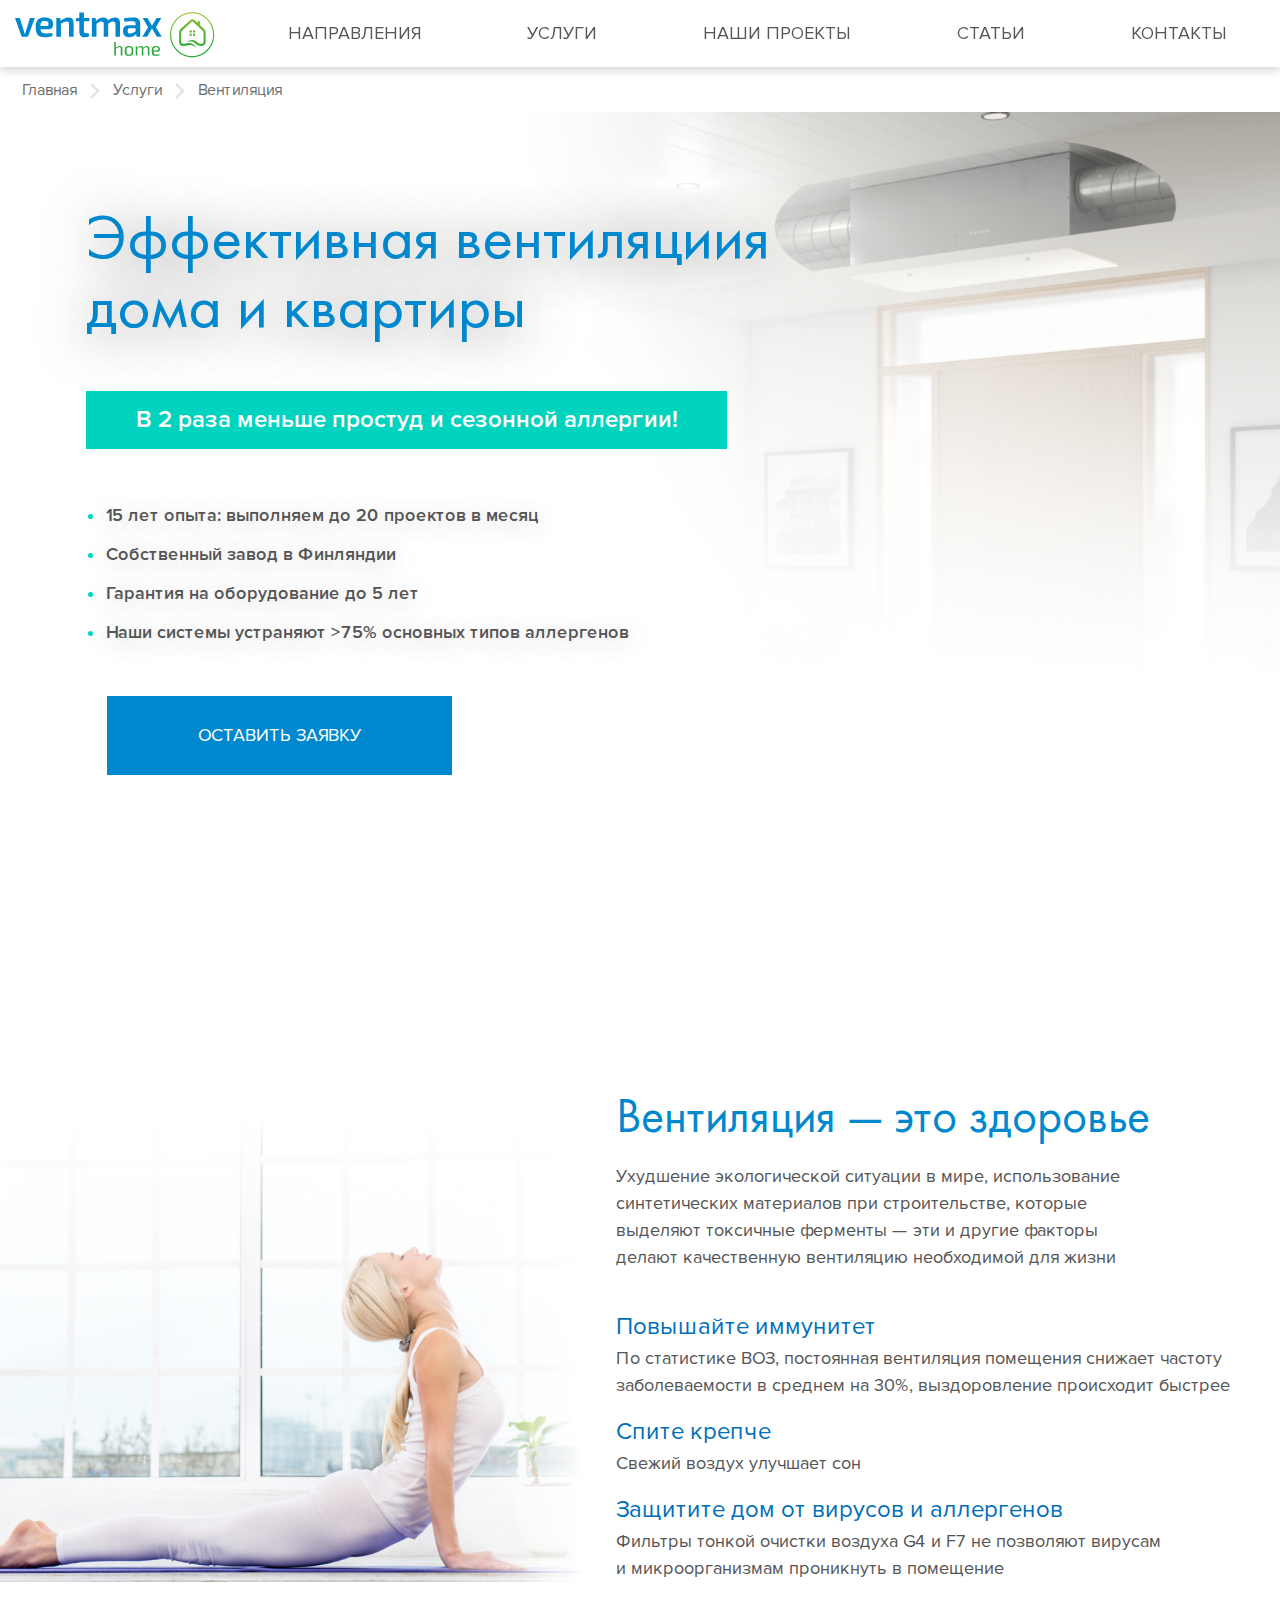
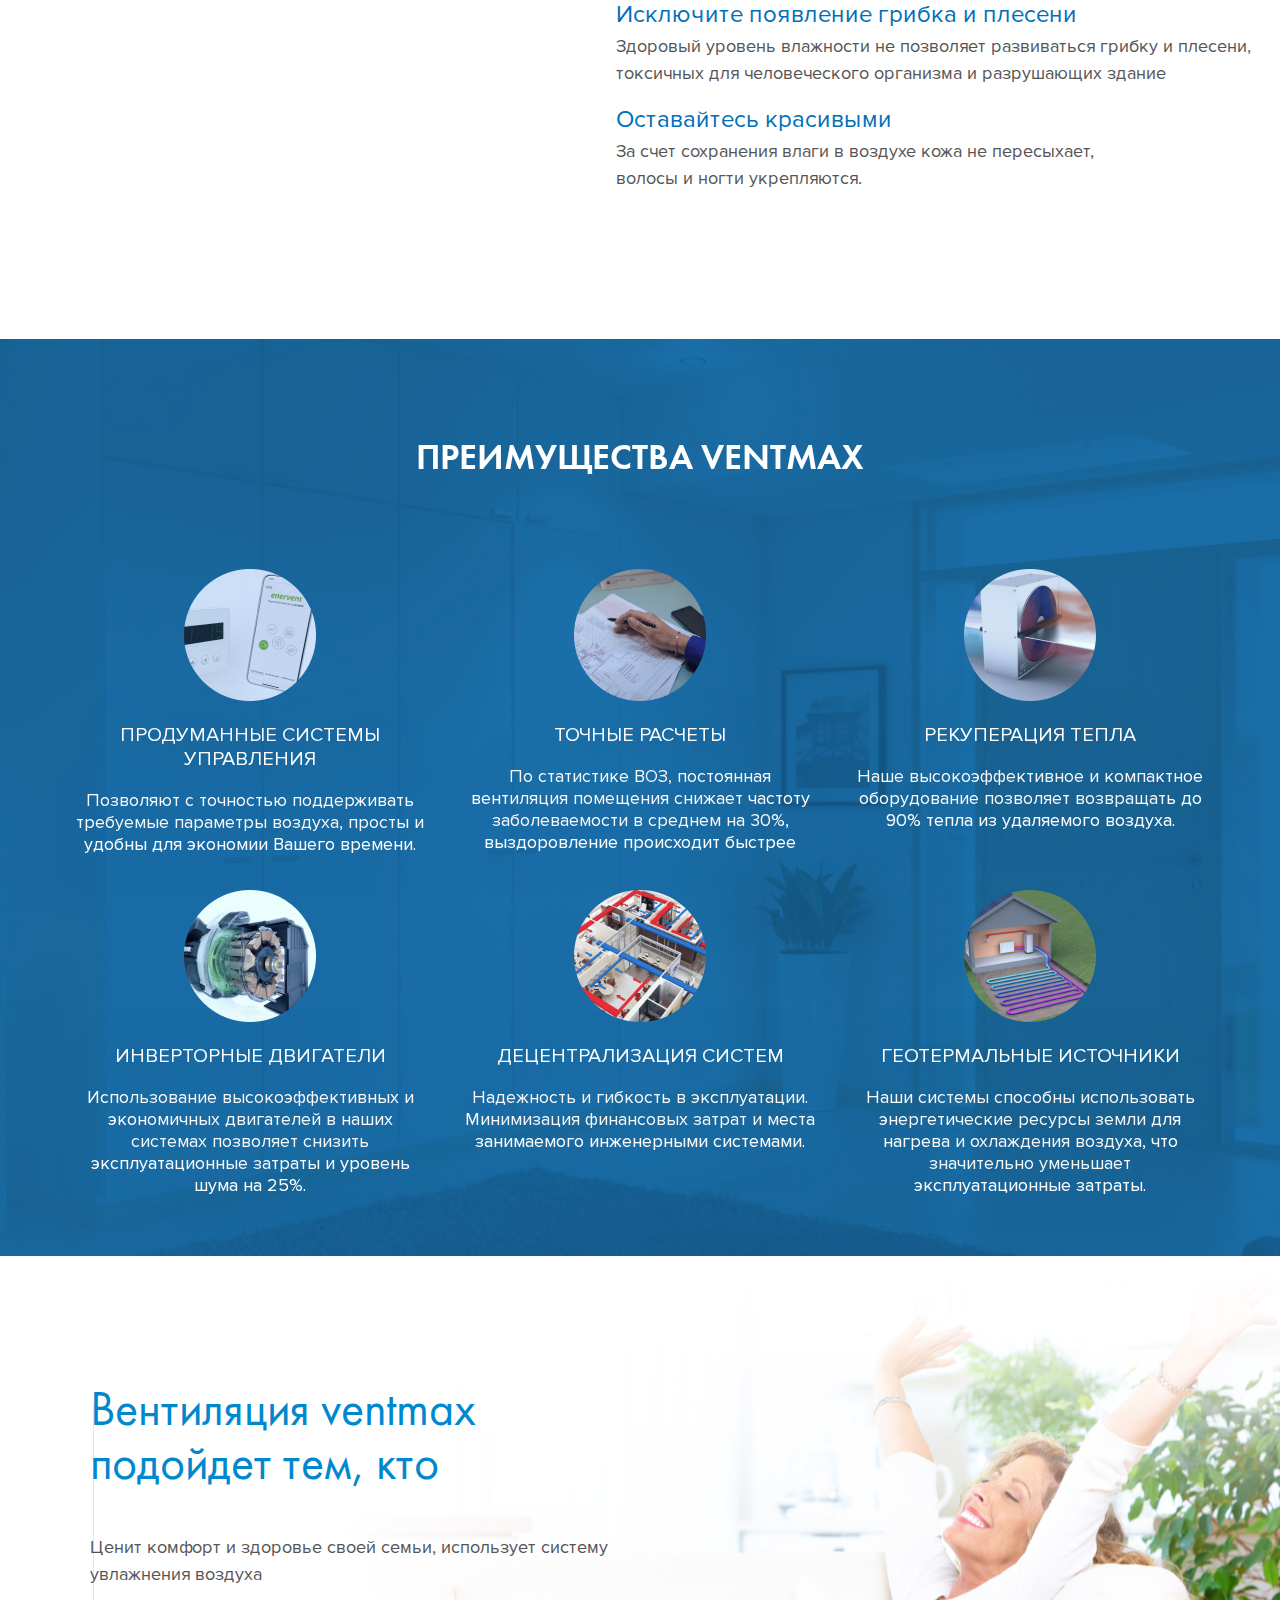
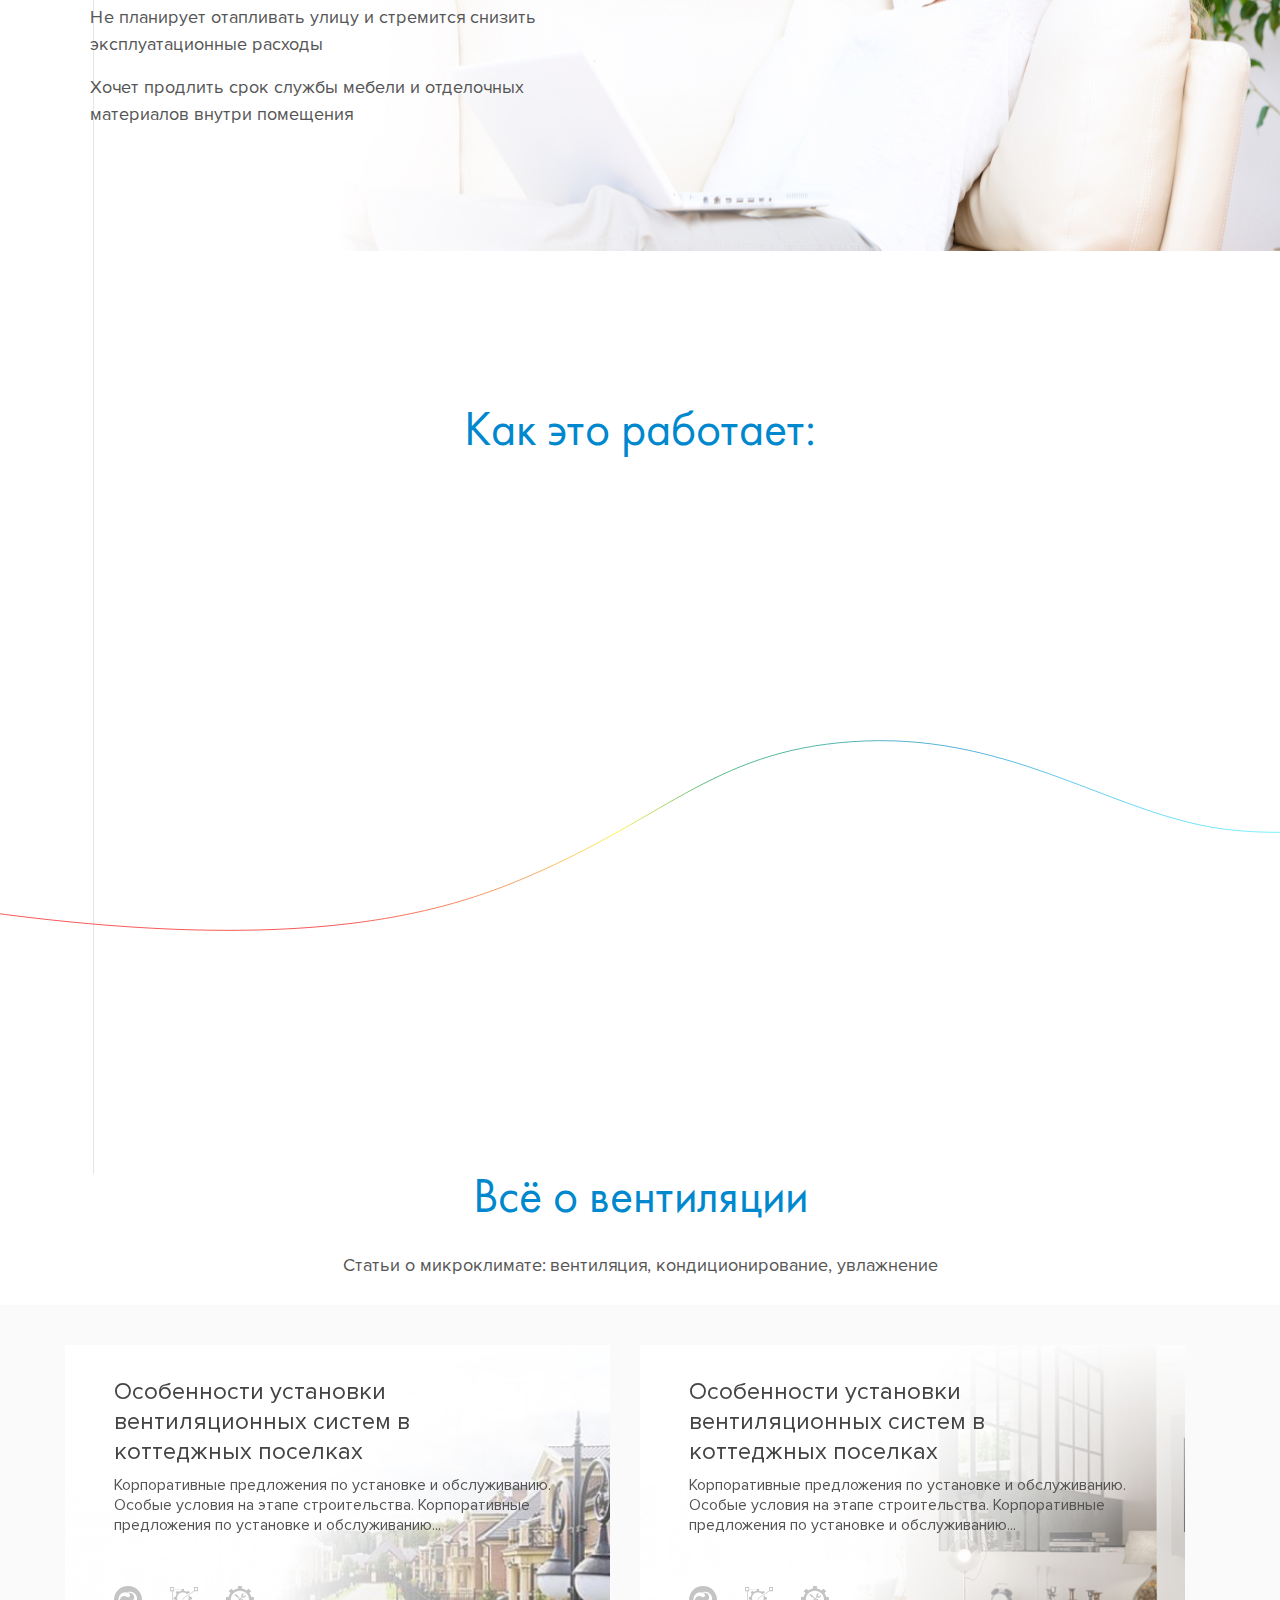
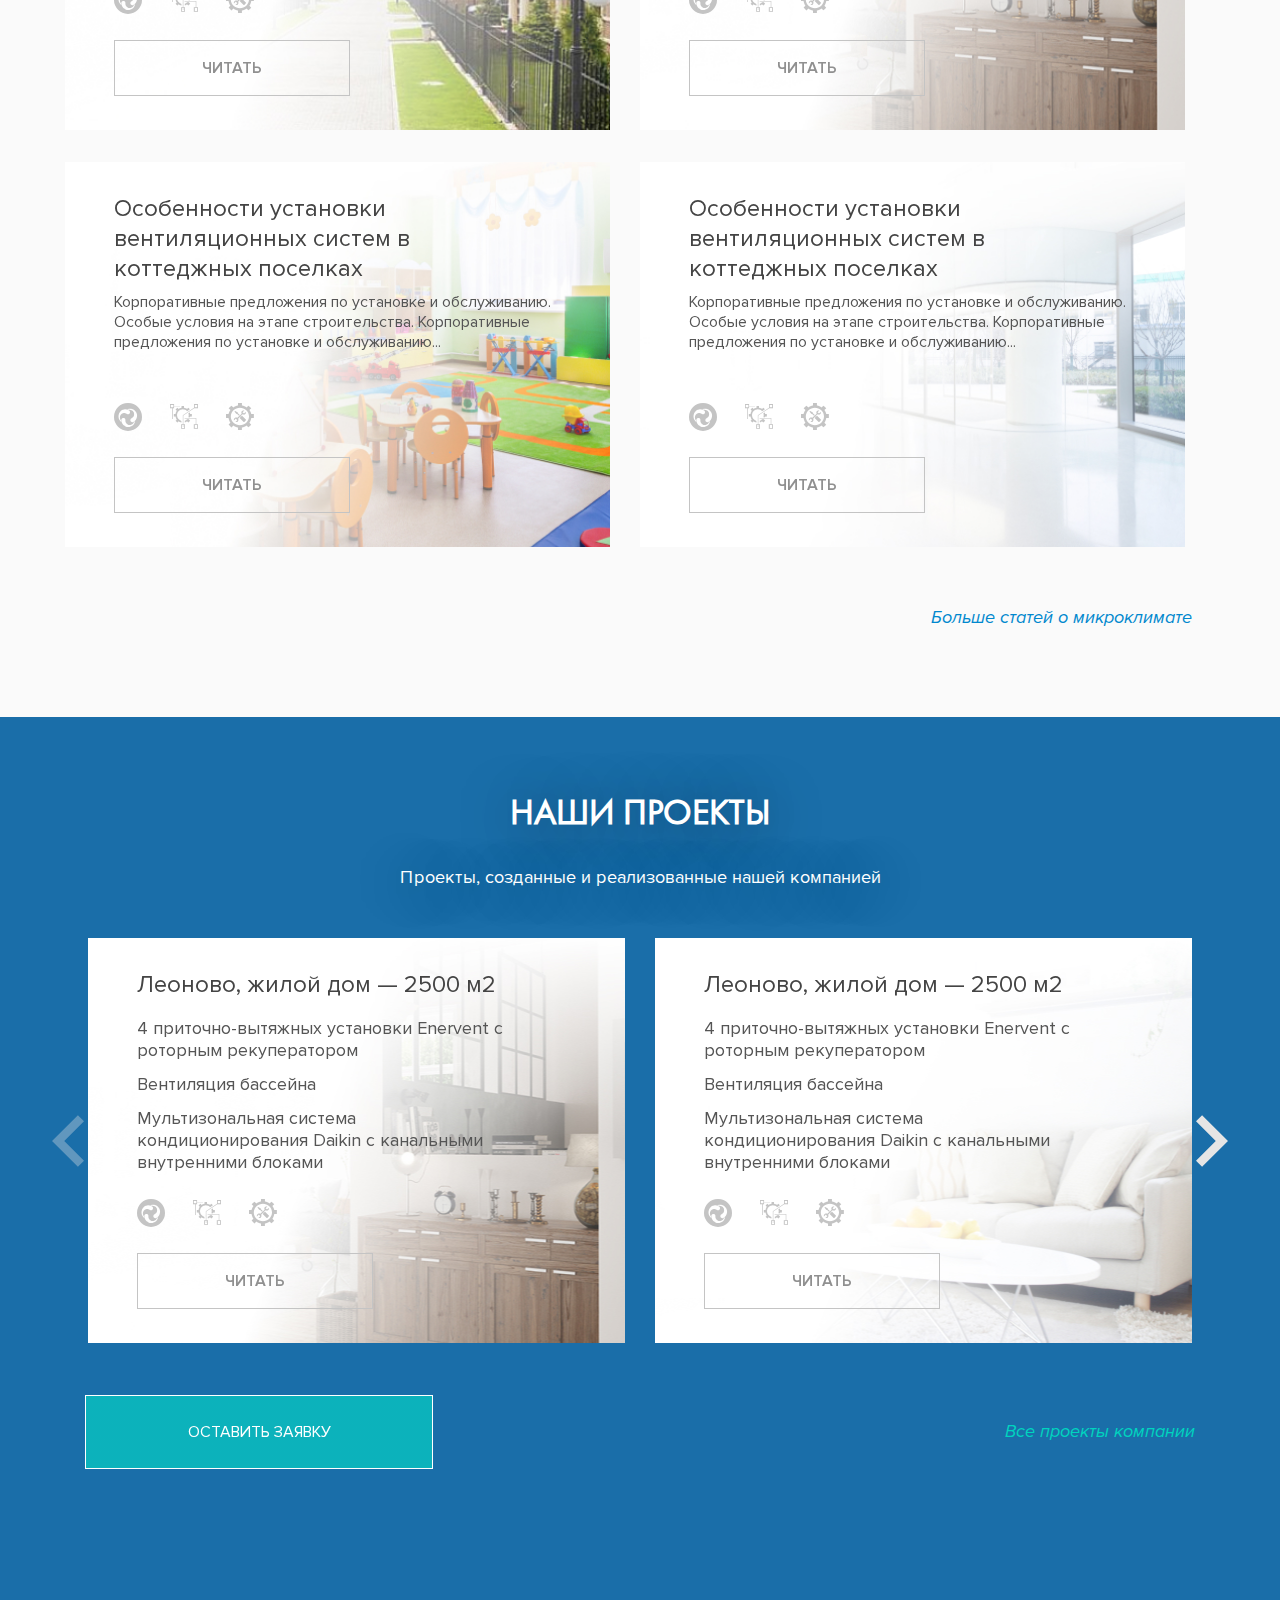
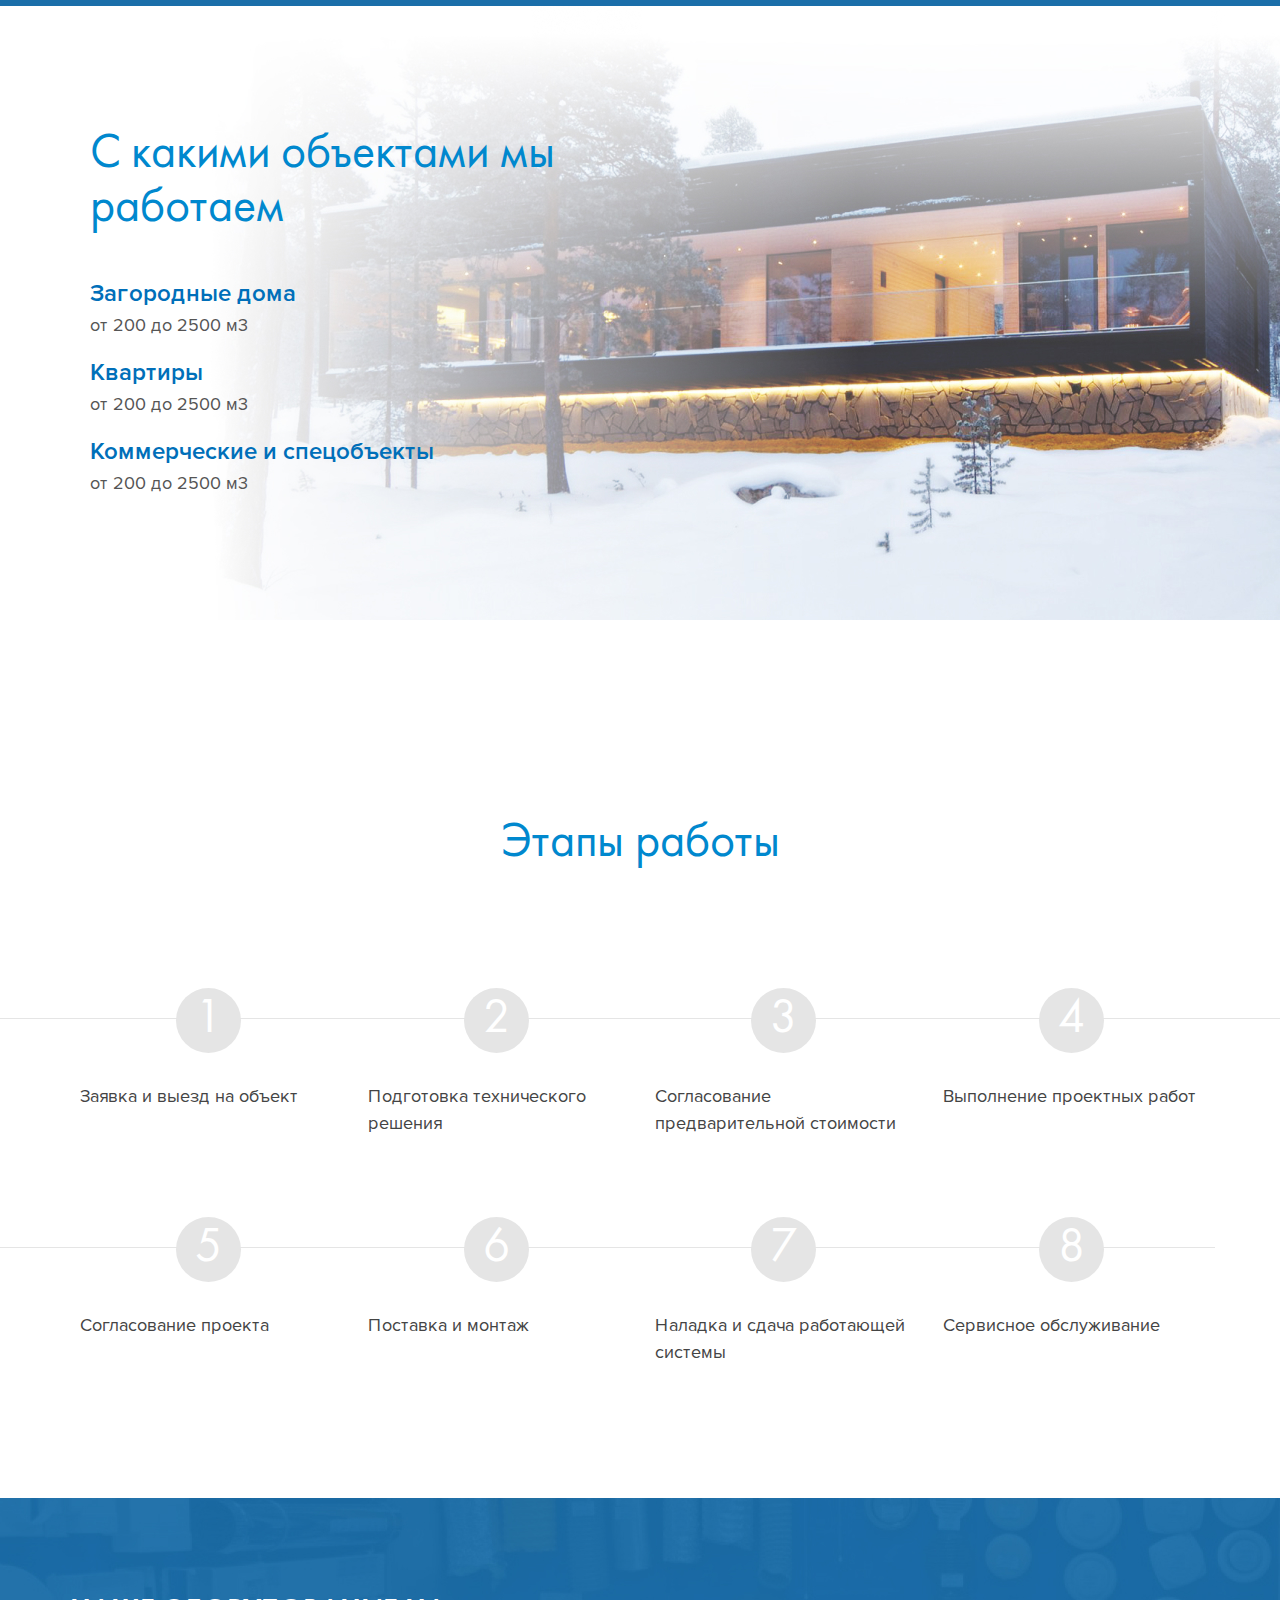
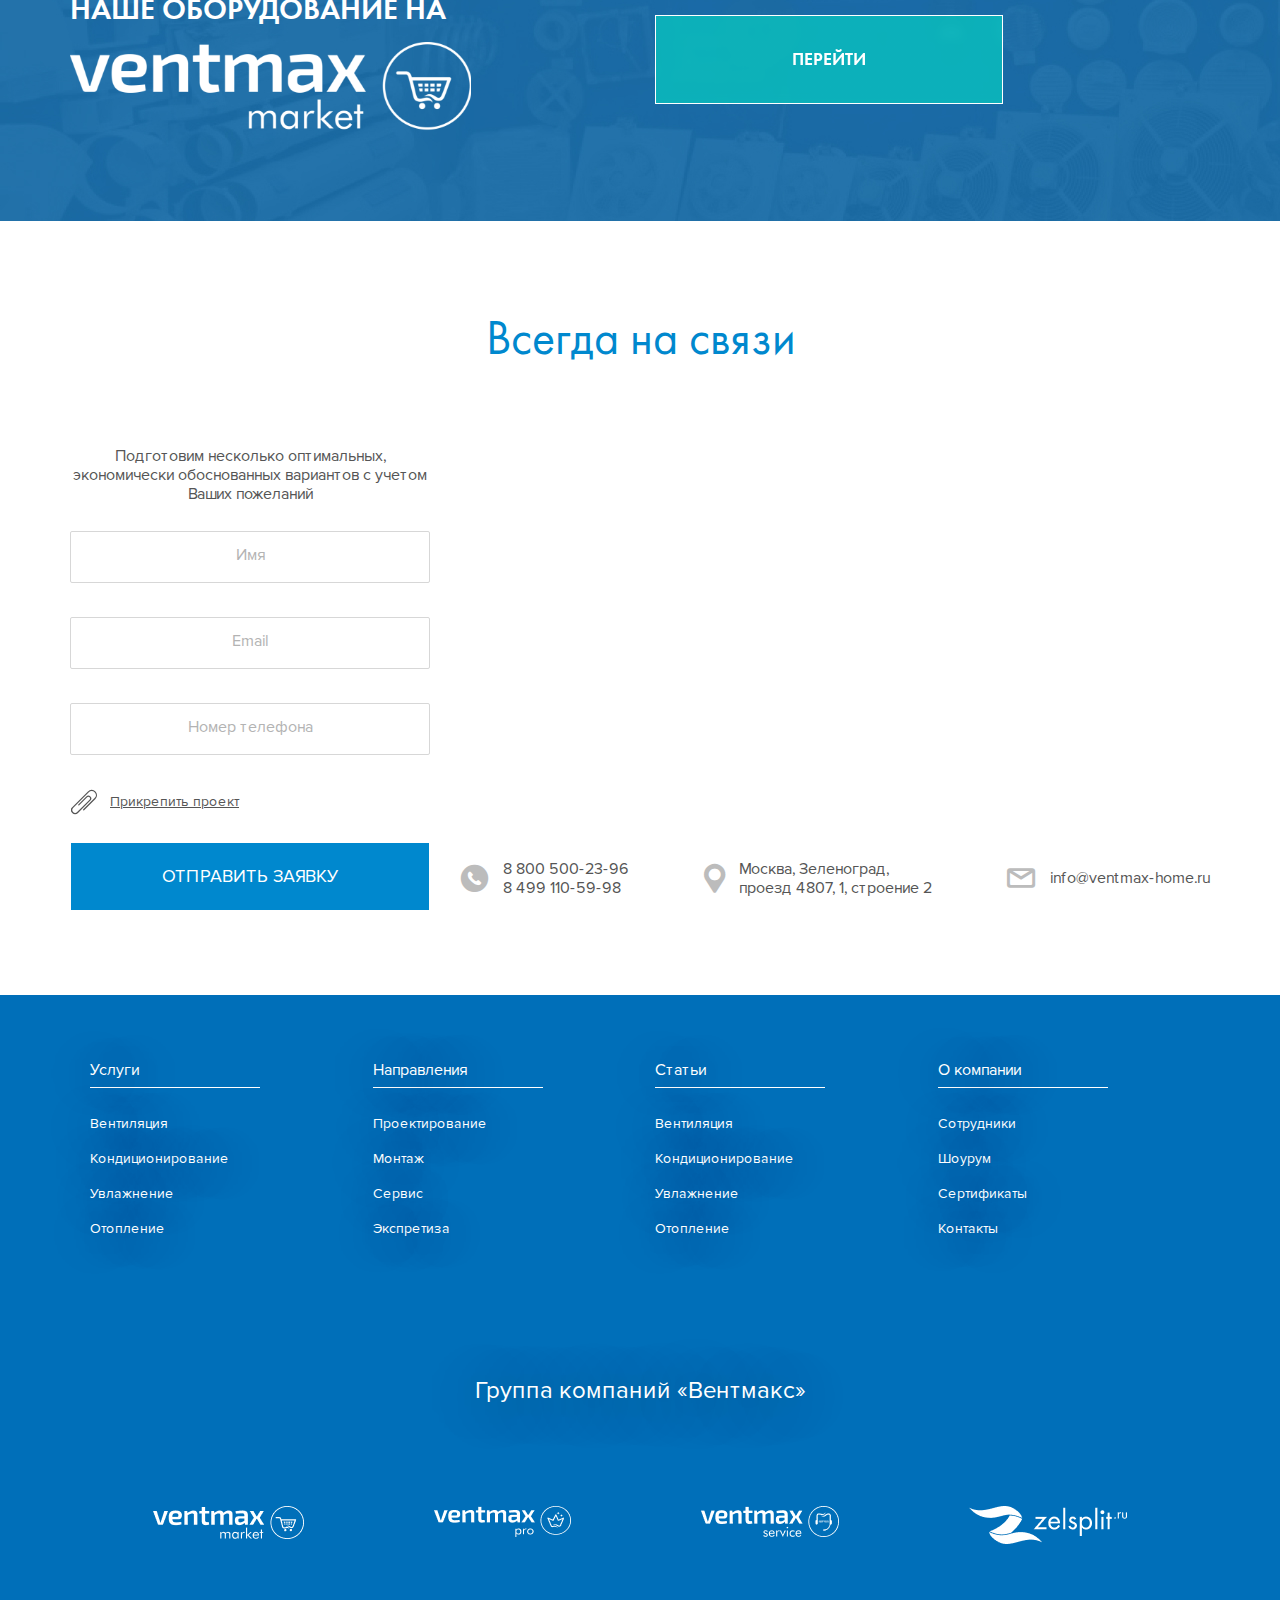
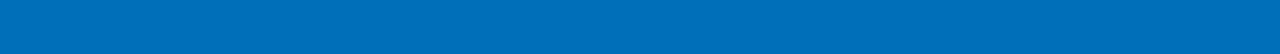
<file: old/site/page-cond-ventilation.html>
<!DOCTYPE html>
<html lang="ru">
<head>
	<meta charset="utf-8">
	<title>Title</title>
	<meta http-equiv="X-UA-Compatible" content="IE=edge">
	<meta name="viewport" content="width=device-width, initial-scale=1, maximum-scale=1">
	<link rel="shortcut icon" href="img/favicon/favicon.ico" type="image/x-icon">
	<link rel="stylesheet" href="css/fonts.css">
	<link rel="stylesheet" href="css/all.min.css">
	<link rel="stylesheet" href="css/main.css">
</head>
<body>

    <header class="header">
        <div class="header-wrapper">
            <div class="logo">
                <a href="#"><img src="img/svg/logo.svg" alt=""></a>
            </div>
            <nav class="menu-main">
                <ul>
                    <li class="has-submenu">
                        <a href="#"><span>Направления</span></a>
                        <ul>
                            <li><a href="#"><span>Вентиляция</span></a></li>
                            <li><a href="#"><span>Кондиционирование</span></a></li>
                            <li><a href="#"><span>Увлажнение</span></a></li>
                            <li><a href="#"><span>Вентиляция бассейнов</span></a></li>
                        </ul>
                    </li>
                    <li class="has-submenu">
                        <a href="#"><span>Услуги</span></a>
                        <ul>
                            <li><a href="#"><span>Проектирование</span></a></li>
                            <li><a href="#"><span>Монтаж</span></a></li>
                            <li><a href="#"><span>Сервис</span></a></li>
                            <li><a href="#"><span>Экспертиза</span></a></li>
                        </ul>
                    </li>
                    <li>
                        <a href="#"><span>Наши проекты</span></a>
                    </li>
                    <li><a href="#"><span>Статьи</span></a></li>
                    <li><a href="#"><span>Контакты</span></a></li>
                </ul>
            </nav>
            <div class="btn-menu-mobile"><span></span></div>
        </div>
    </header>

    <nav class="page-breadcrumbs">
        <ul class="breadcrumbs">
            <li class="breadcrumbs__item"><a href="#" class="breadcrumbs__link">Главная</a></li>
            <li class="breadcrumbs__item breadcrumbs__item--separator">
                <img src="img/svg/arrow-next.svg" alt="">
            </li>
            <li class="breadcrumbs__item"><a href="#" class="breadcrumbs__link">Услуги</a></li>
            <li class="breadcrumbs__item breadcrumbs__item--separator">
                <img src="img/svg/arrow-next.svg" alt="">
            </li>
            <li class="breadcrumbs__item"><a href="#" class="breadcrumbs__link">Вентиляция</a></li>
        </ul>
    </nav>

    <section class="page-insert page-cond-ventilation">
        <section class="main-banner insert-banner">
            <div class="float-element line-gradient">
                <img src="img/svg/line-gradient.svg" alt="">
            </div>
            <div class="float-element line-horizontal"></div>
            <div class="float-element line-vertical"></div>

            <div class="container">
                <div class="main-banner__wrapper">
                    <h1 class="main-banner__title">Эффективная вентиляциия  <br> дома и квартиры</h1>

                    <div class="main-banner__slogan">В 2 раза меньше простуд и сезонной аллергии!</div>

                    <ul class="main-banner__list">
                        <li>
                            15 лет опыта: выполняем до 20 проектов в месяц
                        </li>
                        <li>Собственный завод в Финляндии</li>
                        <li>Гарантия на оборудование до 5 лет</li>
                        <li>
                            Наши системы устраняют >75% основных типов аллергенов
                        </li>
                    </ul>
                    <div class="main-banner__btn">
                        <a data-fancybox data-src="#modal-contact-form" href="javascript:;" class="btn-def btn-def--bg-blue">
                            <span>Оставить заявку</span>
                        </a>
                    </div>
                </div>
            </div>
        </section>

        <section class="ventilation-info-section">
            <div class="container-fluid">
                <div class="row ">
                    <div class="col-lg-5 pl-0">
                        <div class="ventilation-info__img">
                            <img src="img/casa-acero-piedra-3.jpg" alt="">
                        </div>
                    </div>
                    <div class="col-lg-7">
                        <div class="ventilation-info-part">
                            <div class="hedding">
                                <h2 class="hedding-title">Вентиляция — это здоровье</h2>
                                <p class="hedding-description">
                                    Ухудшение экологической ситуации в мире, использование синтетических материалов при строительстве, которые выделяют токсичные ферменты — эти и другие факторы делают качественную вентиляцию необходимой для жизни
                                </p>
                                <ul>
                                    <li>
                                        <strong>Повышайте иммунитет</strong> <br>
                                        По статистике ВОЗ, постоянная вентиляция помещения снижает частоту заболеваемости в среднем на 30%, выздоровление происходит быстрее
                                    </li>
                                    <li>
                                        <strong>Спите крепче</strong> <br>
                                        Свежий воздух улучшает сон
                                    </li>
                                    <li>
                                        <strong>Защитите дом от вирусов и аллергенов</strong><br>
                                        Фильтры тонкой очистки воздуха G4 и F7 не позволяют вирусам и микроорганизмам проникнуть в помещение
                                    </li>
                                    <li>
                                        <strong>Исключите появление грибка и плесени</strong><br>
                                        Здоровый уровень влажности не позволяет развиваться грибку и плесени, токсичных для человеческого организма и разрушающих здание
                                    </li>
                                    <li>
                                        <strong>Оставайтесь красивыми</strong><br>
                                        За счет сохранения влаги в воздухе кожа не пересыхает, <br> волосы и ногти укрепляются.
                                    </li>
                                </ul>
                            </div>
                        </div>
                    </div>
                </div>
            </div>
        </section>

        <section class="cond-advantages-section">
            <div class="container">
                <div class="hedding">
                    <h2 class="hedding-title">Преимущества Ventmax</h2>
                </div>

                <div class="cond-advantages__list swiper-container">
                    <div class="cond-advantages__button-prev swiper-button-prev"></div>
                    <div class="cond-advantages__button-next swiper-button-next"></div>
                    <div class="cond-advantages__slider swiper-wrapper">
                        <div class="cond-advantages__item swiper-slide col-12 col-sm-6 col-lg-4">
                            <div class="cond-advantages__item-image">
                                <img src="img/cond/advantage-06-1.png" alt="">
                            </div>
                            <h4 class="cond-advantages__item-title list-item__title">
                                Продуманные системы управления
                            </h4>
                            <p class="cond-advantages__item-text">
                                Позволяют с точностью поддерживать требуемые параметры воздуха, просты и удобны для экономии Вашего времени.
                            </p>
                        </div>
                        <div class="cond-advantages__item swiper-slide col-12 col-sm-6 col-lg-4">
                            <div class="cond-advantages__item-image">
                                <img src="img/cond/advantage-01.png" alt="">
                            </div>
                            <h4 class="cond-advantages__item-title list-item__title">Точные расчеты</h4>
                            <p class="cond-advantages__item-text">
                                По статистике ВОЗ, постоянная вентиляция помещения снижает частоту заболеваемости в среднем на 30%, выздоровление происходит быстрее
                            </p>
                        </div>
                        <div class="cond-advantages__item swiper-slide col-12 col-sm-6 col-lg-4">
                            <div class="cond-advantages__item-image">
                                <img src="img/cond/advantage-07.png" alt="">
                            </div>
                            <h4 class="cond-advantages__item-title list-item__title">Рекуперация тепла</h4>
                            <p class="cond-advantages__item-text">
                                Наше высокоэффективное и компактное оборудование позволяет возвращать до 90% тепла из удаляемого воздуха.
                            </p>
                        </div>
                        <div class="cond-advantages__item swiper-slide col-12 col-sm-6 col-lg-4">
                            <div class="cond-advantages__item-image">
                                <img src="img/cond/advantage-08.png" alt="">
                            </div>
                            <h4 class="cond-advantages__item-title list-item__title">Инверторные двигатели</h4>
                            <p class="cond-advantages__item-text">
                                Использование высокоэффективных и экономичных двигателей в наших системах позволяет снизить эксплуатационные затраты и уровень шума на 25%.
                            </p>
                        </div>
                        <div class="cond-advantages__item swiper-slide col-12 col-sm-6 col-lg-4">
                            <div class="cond-advantages__item-image">
                                <img src="img/cond/advantage-09.png" alt="">
                            </div>
                            <h4 class="cond-advantages__item-title list-item__title">Децентрализация систем</h4>
                            <p class="cond-advantages__item-text">
                                Надежность и гибкость в эксплуатации. Минимизация финансовых затрат и места занимаемого инженерными системами.
                            </p>
                        </div>
                        <div class="cond-advantages__item swiper-slide col-12 col-sm-6 col-lg-4">
                            <div class="cond-advantages__item-image">
                                <img src="img/cond/advantage-10.png" alt="">
                            </div>
                            <h4 class="cond-advantages__item-title list-item__title">Геотермальные источники</h4>
                            <p class="cond-advantages__item-text">
                                Наши системы способны использовать энергетические ресурсы земли для нагрева и охлаждения воздуха, что значительно уменьшает эксплуатационные затраты.
                            </p>
                        </div>

                    </div>
                </div>
            </div>
        </section>

        <section class="information-section find-user">
            <div class="container">
                <div class="row">
                    <div class="col-lg-6">
                        <div class="hedding">
                            <div class="hedding-title">Вентиляция ventmax подойдет тем, кто</div>
                        </div>
                        <div class="information-part">
                            <p>
                                Ценит комфорт и здоровье своей семьи, использует систему увлажнения воздуха 
                            </p>
                            <p>
                                Не планирует отапливать улицу и стремится снизить эксплуатационные расходы
                            </p>
                            <p>
                                Хочет продлить срок службы мебели и отделочных материалов внутри помещения 
                            </p>
                        </div>
                    </div>
                </div>
            </div>
        </section>

        <section class="cond-video-section">
            <div class="float-element line-gradient">
                <img src="img/svg/line-gradient-2.svg" alt="">
            </div>
            <div class="container">
                <div class="hedding">
                    <h3 class="hedding-title">Как это работает:</h3>
                </div>
                <div class="row justify-content-center">
                    <div class="cond-video__inner col-12 col-sm-10 col-lg-8 col-xl-9">
                        <div class="embed-responsive embed-responsive-16by9">
                            <div class="embed-responsive-item ">
                                <iframe width="560" height="315" src="https://www.youtube.com/embed/Ph2XRXJ5wMQ" frameborder="0" allow="accelerometer; autoplay; encrypted-media; gyroscope; picture-in-picture" allowfullscreen></iframe>
                            </div>
                        </div>
                    </div>
                </div>

            </div>
        </section>

        <section class="articles-section">
            <div class="container">
                <div class="hedding">
                    <div class="hedding-title">Всё о вентиляции</div>
                    <div class="hedding-description">Статьи о микроклимате: вентиляция, кондиционирование, увлажнение</div>
                </div>
            </div>  

            <div class="articles-section--panel">
                <div class="container"> 
                    <div class="swiper-button-prev"></div>
                    <div class="swiper-button-next"></div>
                    <div class="articles-slider swiper-container articles-card">
                        <div class="swiper-wrapper">
                            <div class="swiper-slide">
                                <div class="card-item" style="background-image: url(img/card-3.jpg);">
                                    <div class="shell">
                                        <div class="card-item-panel-top">
                                            <div class="card-item__title">
                                                Особенности установки вентиляционных систем в коттеджных поселках
                                            </div>
                                        </div>
                                        <div class="card-item-panel-bottom">
                                            <div class="card-item__description">
                                                Корпоративные предложения по установке и обслуживанию. Особые условия на этапе строительства. Корпоративные предложения по установке и обслуживанию...
                                            </div>
                                            <div class="card-tags">
                                                <a href="#" class="tags__link im-font icon-vent"></a>
                                                <a href="#" class="tags__link im-font icon-proj"></a>
                                                <a href="#" class="tags__link im-font icon-mount"></a>
                                            </div>
                                            <div class="card-item__btn">
                                                <a href="#" class="btn-def"><span>читать</span></a>
                                            </div>
                                        </div>
                                    </div>
                                </div>
                            </div>
                            <div class="swiper-slide">
                                <div class="card-item" style="background-image: url(img/card-1.jpg);">
                                    <div class="shell">
                                        <div class="card-item-panel-top">
                                            <div class="card-item__title">
                                                Особенности установки вентиляционных систем в коттеджных поселках
                                            </div>
                                        </div>
                                        <div class="card-item-panel-bottom">
                                            <div class="card-item__description">
                                                Корпоративные предложения по установке и обслуживанию. Особые условия на этапе строительства. Корпоративные предложения по установке и обслуживанию...
                                            </div>
                                            <div class="card-tags">
                                                <a href="#" class="tags__link im-font icon-vent"></a>
                                                <a href="#" class="tags__link im-font icon-proj"></a>
                                                <a href="#" class="tags__link im-font icon-mount"></a>
                                            </div>
                                            <div class="card-item__btn">
                                                <a href="#" class="btn-def"><span>читать</span></a>
                                            </div>
                                        </div>
                                    </div>
                                </div>
                            </div>
                            <div class="swiper-slide">
                                <div class="card-item" style="background-image: url(img/card-4.jpg);">
                                    <div class="shell">
                                        <div class="card-item-panel-top">
                                            <div class="card-item__title">
                                                Особенности установки вентиляционных систем в коттеджных поселках
                                            </div>
                                        </div>
                                        <div class="card-item-panel-bottom">
                                            <div class="card-item__description">
                                                Корпоративные предложения по установке и обслуживанию. Особые условия на этапе строительства. Корпоративные предложения по установке и обслуживанию...
                                            </div>
                                            <div class="card-tags">
                                                <a href="#" class="tags__link im-font icon-vent"></a>
                                                <a href="#" class="tags__link im-font icon-proj"></a>
                                                <a href="#" class="tags__link im-font icon-mount"></a>
                                            </div>
                                            <div class="card-item__btn">
                                                <a href="#" class="btn-def"><span>читать</span></a>
                                            </div>
                                        </div>
                                    </div>
                                </div>
                            </div>
                            <div class="swiper-slide">
                                <div class="card-item" style="background-image: url(img/card-5.jpg);">
                                    <div class="shell">
                                        <div class="card-item-panel-top">
                                            <div class="card-item__title">
                                                Особенности установки вентиляционных систем в коттеджных поселках
                                            </div>
                                        </div>
                                        <div class="card-item-panel-bottom">
                                            <div class="card-item__description">
                                                Корпоративные предложения по установке и обслуживанию. Особые условия на этапе строительства. Корпоративные предложения по установке и обслуживанию...
                                            </div>
                                            <div class="card-tags">
                                                <a href="#" class="tags__link im-font icon-vent"></a>
                                                <a href="#" class="tags__link im-font icon-proj"></a>
                                                <a href="#" class="tags__link im-font icon-mount"></a>
                                            </div>
                                            <div class="card-item__btn">
                                                <a href="#" class="btn-def"><span>читать</span></a>
                                            </div>
                                        </div>
                                    </div>
                                </div>
                            </div>
                        </div>
                    </div>
                    <div class="card-nav">
                        <a href="#" class="link-application">Больше статей о микроклимате</a>
                    </div>

                </div>
            </div>
        </section>

        <section class="our-projects-section">
            <div class="container">
                <div class="hedding hedding--white-text">
                    <div class="hedding-title">Наши проекты</div>
                    <div class="hedding-description">Проекты, созданные и реализованные нашей компанией</div>
                </div>
                <div class="swiper-button-prev"></div>
                <div class="swiper-button-next"></div>
                <div class="card-slider swiper-container">
                    <div class="swiper-wrapper">
                        <div class="swiper-slide">
                            <div class="card-item" style="background-image: url(img/card-1.jpg);">
                                <div class="shell">
                                    <div class="card-item-panel-top">
                                        <div class="card-item__title desktop">Леоново, жилой дом — 2500 м2</div>
                                        <div class="card-item__title mobile">
                                            <p>ЛЕОНОВО</p>
                                            <p>Жилой дом — 2500 м2</p>
                                        </div>
                                    </div>
                                    <div class="card-item-panel-bottom">
                                        <div class="card-item__description">
                                            <p> 4 приточно-вытяжных установки Enervent  с роторным рекуператором  </p>
                                            <p> Вентиляция бассейна</p>
                                            <p> Мультизональная система <br> кондиционирования Daikin с канальными внутренними блоками </p>
                                        </div>
                                        <div class="card-tags">
                                            <a href="#" class="tags__link im-font icon-vent"></a>
                                            <a href="#" class="tags__link im-font icon-proj"></a>
                                            <a href="#" class="tags__link im-font icon-mount"></a>
                                        </div>
                                        <div class="card-item__btn">
                                            <a href="#" class="btn-def"><span>читать</span></a>
                                        </div>
                                    </div>
                                </div>
                            </div>
                        </div>
                        <div class="swiper-slide">
                            <div class="card-item" style="background-image: url(img/card-2.jpg);">
                                <div class="shell">
                                    <div class="card-item-panel-top">
                                        <div class="card-item__title desktop">Леоново, жилой дом — 2500 м2</div>
                                        <div class="card-item__title mobile">
                                            <p>ЛЕОНОВО</p>
                                            <p>Жилой дом — 2500 м2</p>
                                        </div>
                                    </div>
                                    <div class="card-item-panel-bottom">
                                        <div class="card-item__description">
                                            <p> 4 приточно-вытяжных установки Enervent  с роторным рекуператором  </p>
                                            <p> Вентиляция бассейна</p>
                                            <p> Мультизональная система <br> кондиционирования Daikin с канальными внутренними блоками </p>
                                        </div>
                                        <div class="card-tags">
                                            <a href="#" class="tags__link im-font icon-vent"></a>
                                            <a href="#" class="tags__link im-font icon-proj"></a>
                                            <a href="#" class="tags__link im-font icon-mount"></a>
                                        </div>
                                        <div class="card-item__btn">
                                            <a href="#" class="btn-def"><span>читать</span></a>
                                        </div>
                                    </div>
                                </div>
                            </div>
                        </div>
                        <div class="swiper-slide">
                            <div class="card-item" style="background-image: url(img/card-1.jpg);">
                                <div class="shell">
                                    <div class="card-item-panel-top">
                                        <div class="card-item__title desktop">Леоново, жилой дом — 2500 м2</div>
                                        <div class="card-item__title mobile">
                                            <p>ЛЕОНОВО</p>
                                            <p>Жилой дом — 2500 м2</p>
                                        </div>
                                    </div>
                                    <div class="card-item-panel-bottom">
                                        <div class="card-item__description">
                                            <p> 4 приточно-вытяжных установки Enervent  с роторным рекуператором  </p>
                                            <p> Вентиляция бассейна</p>
                                            <p> Мультизональная система <br> кондиционирования Daikin с канальными внутренними блоками </p>
                                        </div>
                                        <div class="card-tags">
                                            <a href="#" class="tags__link im-font icon-vent"></a>
                                            <a href="#" class="tags__link im-font icon-proj"></a>
                                            <a href="#" class="tags__link im-font icon-mount"></a>
                                        </div>
                                        <div class="card-item__btn">
                                            <a href="#" class="btn-def"><span>читать</span></a>
                                        </div>
                                    </div>
                                </div>
                            </div>
                        </div>
                        <div class="swiper-slide">
                            <div class="card-item" style="background-image: url(img/card-1.jpg);">
                                <div class="shell">
                                    <div class="card-item-panel-top">
                                        <div class="card-item__title desktop">Леоново, жилой дом — 2500 м2</div>
                                        <div class="card-item__title mobile">
                                            <p>ЛЕОНОВО</p>
                                            <p>Жилой дом — 2500 м2</p>
                                        </div>
                                    </div>
                                    <div class="card-item-panel-bottom">
                                        <div class="card-item__description">
                                            <p> 4 приточно-вытяжных установки Enervent  с роторным рекуператором  </p>
                                            <p> Вентиляция бассейна</p>
                                            <p> Мультизональная система <br> кондиционирования Daikin с канальными внутренними блоками </p>
                                        </div>
                                        <div class="card-tags">
                                            <a href="#" class="tags__link im-font icon-vent"></a>
                                            <a href="#" class="tags__link im-font icon-proj"></a>
                                            <a href="#" class="tags__link im-font icon-mount"></a>
                                        </div>
                                        <div class="card-item__btn">
                                            <a href="#" class="btn-def"><span>читать</span></a>
                                        </div>
                                    </div>
                                </div>
                            </div>
                        </div>
                    </div>
                </div>
                <div class="card-nav">
                    <a href="#" class="btn-def btn-def--bg-green"><span>оставить заявку</span></a>
                    <a class="link-application" href="#">Все проекты компании</a>
                </div>
            </div>
        </section>

        <section class="information-section objects-work">
            <div class="container">
                <div class="row">
                    <div class="col-lg-6">
                        <div class="hedding">
                            <div class="hedding-title">С какими объектами <br class="d-sm-none"> мы работаем</div>
                        </div>
                        <div class="information-part">
                            <p>
                                <strong>Загородные дома</strong> <br> от 200 до 2500 м3
                            </p>
                            <p>
                                <strong>Квартиры</strong>  <br> от 200 до 2500 м3
                            </p>
                            <p>
                                <strong>Коммерческие и спецобъекты</strong>  <br> от 200 до 2500 м3 
                            </p>
                        </div>
                    </div>
                </div>
            </div>
        </section>

        <section class="work-stages-section">
            <div class="container">
                <div class="hedding">
                    <h2 class="hedding-title">Этапы работы</h2>
                </div>
                <div class="work-stages-wrapper">
                    <div class="work-stages-item">
                        <div class="work-stages__number"><span>1</span></div>
                        <div class="work-stages__description">Заявка и выезд на объект</div>
                    </div>
                    <div class="work-stages-item">
                        <div class="work-stages__number"><span>2</span></div>
                        <div class="work-stages__description">
                            Подготовка технического решения
                        </div>
                    </div>
                    <div class="work-stages-item">
                        <div class="work-stages__number"><span>3</span></div>
                        <div class="work-stages__description">
                            Согласование предварительной стоимости
                        </div>
                    </div>
                    <div class="work-stages-item">
                        <div class="work-stages__number"><span>4</span></div>
                        <div class="work-stages__description">
                            Выполнение проектных работ
                        </div>
                    </div>
                    <div class="work-stages-item">
                        <div class="work-stages__number"><span>5</span></div>
                        <div class="work-stages__description">
                            Согласование проекта
                        </div>
                    </div>
                    <div class="work-stages-item">
                        <div class="work-stages__number"><span>6</span></div>
                        <div class="work-stages__description">
                            Поставка и монтаж
                        </div>
                    </div>
                    <div class="work-stages-item">
                        <div class="work-stages__number"><span>7</span></div>
                        <div class="work-stages__description">
                            Наладка и сдача работающей системы
                        </div>
                    </div>
                    <div class="work-stages-item">
                        <div class="work-stages__number"><span>8</span></div>
                        <div class="work-stages__description">
                        Сервисное обслуживание
                        </div>
                    </div>
                </div>
        
            </div>
        </section>

        <section class="market-section">
            <div class="container">
                <div class="row align-items-center">
                <div class="col-lg-6">
                    <div class="market-title">наше оборудование на</div>
                    <div class="market-img"><a href="#"><img src="img/svg/logo-white.svg" alt=""></a></div>
                </div>
                <div class="col-lg-6">
                    <a href="#" class="btn-def btn-def--bg-green"><span>Перейти</span></a>
                </div>
                </div>
            </div>
        </section>

        <section class="contact-section contact-section--with-form">
            <div class="container">
                <div class="hedding">
                    <div class="hedding-title">Всегда на связи</div>
                </div>
                <div class="contact-with-form__wrapper row">
                    <div class="contact-with-form__col col-12 col-lg-4 order-2 order-lg-1">
                        <form novalidate class="contact-form">

                            <div class="contact-form__heading">
                                Подготовим несколько оптимальных, экономически обоснованных вариантов с учетом Ваших пожеланий
                            </div>

                            <div class="contact-form__row">
                                <label for="contact-form__name" class="contact-form__label contact-form__label--placeholder">Имя</label>
                                <input class="contact-form__name contact-form__input" id="contact-form__name" type="text" name="name">
                            </div>
                            <div class="contact-form__row">
                                <label for="contact-form__email" class="contact-form__label contact-form__label--placeholder">Email</label>
                                <input class="contact-form__email contact-form__input" id="contact-form__email" type="email" name="email" >
                            </div>
                            <div class="contact-form__row">
                                <label for="contact-form__tel" class="contact-form__label contact-form__label--placeholder">Номер телефона</label>
                                <input class="contact-form__tel contact-form__input" id="contact-form__tel" type="tel" name="tel" >
                            </div>
                            <div class="contact-form__row">
                                <input class="contact-form__file" type="file" name="file" id="contact-form__file">
                                <label class="label-for-file" for="contact-form__file">Прикрепить проект</label>
                            </div>

                            <div class="contact-form__btn">
                                <button type="submit" class="btn-def btn-def--bg-blue"><span>отправить заявку</span></button>
                            </div>

                            <div class="contact-form__success">
                                <p class="contact-form__success-msg">Ваша заявка успешно отправлена, в ближайшее время менеджер свяжется с вами</p>
                                <div class="contact-form__success-btn btn-def btn-def--bg-green"><span>OK</span></div>
                            </div>
                        </form>
                    </div>
                    <div class="contact-with-form__col col-12 col-lg-8 order-1 order-lg-2">
                        <div class="map-wrapper order-2 order-lg-1">
                            <div class="map" id="map"></div>
                    </div>
                        <div class="contact-list order-1 order-lg-2">
                            <div class="contact-item">
                                <div class="contact-item__icon im-font icon-phone"></div>
                                <div class="contact-item__description">
                                    <p>8 800 500-23-96</p>
                                    <p>8 499 110-59-98</p>
                                </div>
                            </div>
                            <div class="contact-item">
                                <div class="contact-item__icon im-font icon-location"></div>
                                <div class="contact-item__description">
                                    <p>Москва, Зеленоград, <br> проезд 4807, 1, строение 2</p>
                                </div>
                            </div>
                            <div class="contact-item">
                                <div class="contact-item__icon im-font icon-mail"></div>
                                <div class="contact-item__description">
                                    <p>info@ventmax-home.ru</p>
                                </div>
                            </div>
                        </div>
                    </div>
                </div>
            </div>
        </section>

    </section>

    <div id="modal-contact-form" class="modal-contact-form">
        <form novalidate class="contact-form">

            <div class="contact-form__heading">
                Оставьте заявку <br> и мы свяжемся с вами в ближайшее время
            </div>

            <div class="contact-form__row">
                <label for="contact-form__name1" class="contact-form__label contact-form__label--placeholder">Имя</label>
                <input class="contact-form__name contact-form__input" id="contact-form__name1" type="text" name="name">
            </div>
            <div class="contact-form__row">
                <label for="contact-form__email1" class="contact-form__label contact-form__label--placeholder">Email</label>
                <input class="contact-form__email contact-form__input" id="contact-form__email1" type="email" name="email" >
            </div>
            <div class="contact-form__row">
                <label for="contact-form__tel1" class="contact-form__label contact-form__label--placeholder">Номер телефона</label>
                <input class="contact-form__tel contact-form__input" id="contact-form__tel1" type="tel" name="tel" >
            </div>
            <div class="contact-form__row">
                <input class="contact-form__file" type="file" name="file" id="contact-form__file1">
                <label class="label-for-file" for="contact-form__file">Прикрепить проект</label>
            </div>

            <div class="contact-form__btn">
                <button type="submit" class="btn-def btn-def--bg-green"><span>отправить заявку</span></button>
            </div>

            <div class="contact-form__success">
                <p class="contact-form__success-msg">Ваша заявка успешно отправлена, в ближайшее время менеджер свяжется с вами</p>
            </div>
        </form>
    </div>


	<footer class="footer white-text">
		<div class="container">
			<div class="row footer-top">
				<div class="col-lg-3 col-md-3">
					<div class="footer-col">
						<div class="footer-col-title">Услуги</div>
						<ul>
							<li><a href="#">Вентиляция</a></li>
							<li><a href="#">Кондиционирование</a></li>
							<li><a href="#">Увлажнение</a></li>
							<li><a href="#">Отопление</a></li>
						</ul>
					</div>
				</div>
				<div class="col-lg-3 col-md-3">
					<div class="footer-col">
						<div class="footer-col-title">Направления</div>
						<ul>
							<li><a href="#">Проектирование</a></li>
							<li><a href="#">Монтаж</a></li>
							<li><a href="#">Сервис</a></li>
							<li><a href="#">Экспретиза</a></li>
						</ul>
					</div>
				</div>
				<div class="col-lg-3 col-md-3">
					<div class="footer-col">
						<div class="footer-col-title">Статьи</div>
						<ul>
							<li><a href="#">Вентиляция</a></li>
							<li><a href="#">Кондиционирование</a></li>
							<li><a href="#">Увлажнение</a></li>
							<li><a href="#">Отопление</a></li>
						</ul>
					</div>
				</div>
				<div class="col-lg-3 col-md-3">
					<div class="footer-col">
						<div class="footer-col-title">О компании</div>
						<ul>
							<li><a href="#">Сотрудники</a></li>
							<li><a href="#">Шоурум</a></li>
							<li><a href="#">Сертификаты</a></li>
							<li><a href="#">Контакты</a></li>
						</ul>
					</div>
				</div>
			</div>
			<div class="footer-bottom">
				<div class="footer-bottom-title">Группа компаний «Вентмакс»</div>
				<div class="footer-wrapper">
					<div class="footer-col"><a href="#"><img src="img/company-logo-b-1.png" alt=""></a></div>
					<div class="footer-col"><a href="#"><img src="img/company-logo-b-2.png" alt=""></a></div>
					<div class="footer-col"><a href="#"><img src="img/company-logo-b-3.png" alt=""></a></div>
					<div class="footer-col"><a href="#"><img src="img/company-logo-b-4.png" alt=""></a></div>
				</div>
			</div>
		</div>	
	</footer>
	<script src="js/scripts.min.js"></script>
	<script src="https://api-maps.yandex.ru/2.1/?lang=ru_ru&apikey=7494e3e7-008f-4e03-bd72-31a4650591f7" type="text/javascript"></script>
	<script src="js/common.js"></script> 
</body>
</html>
</file>
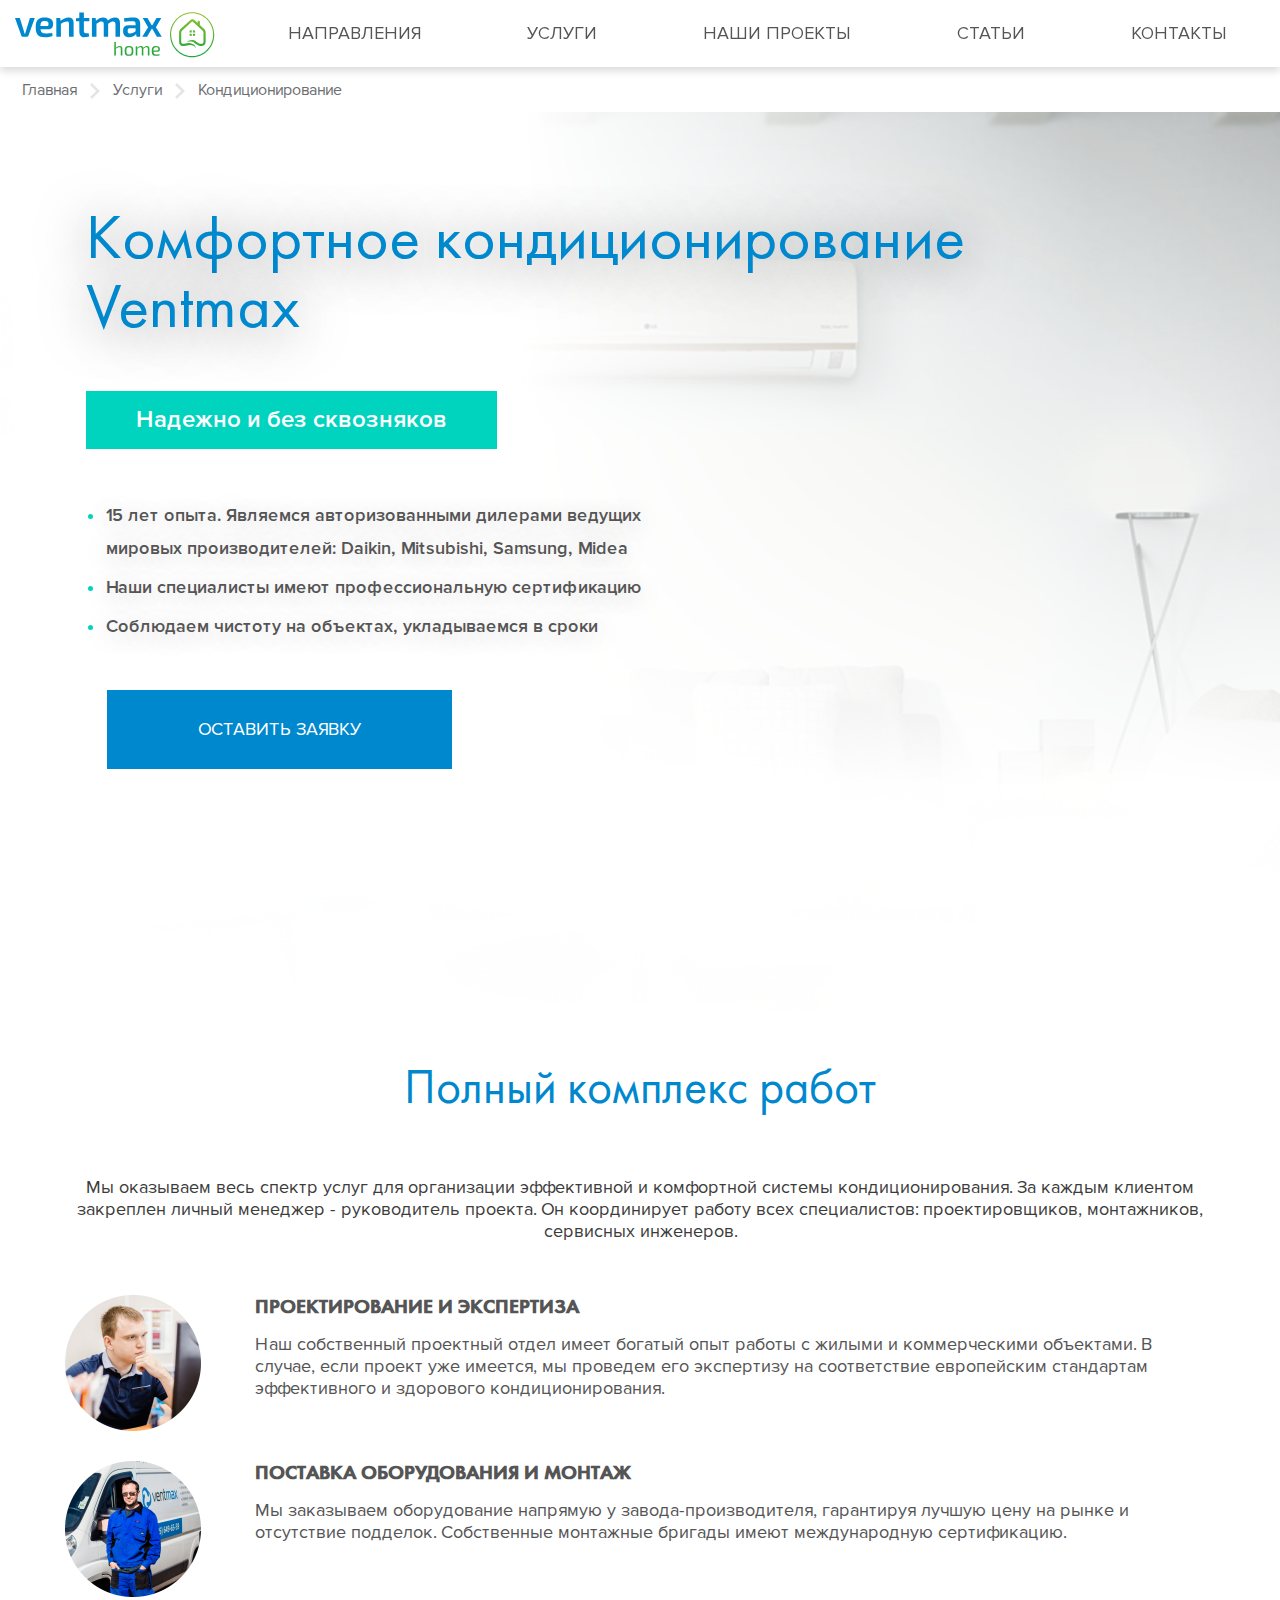
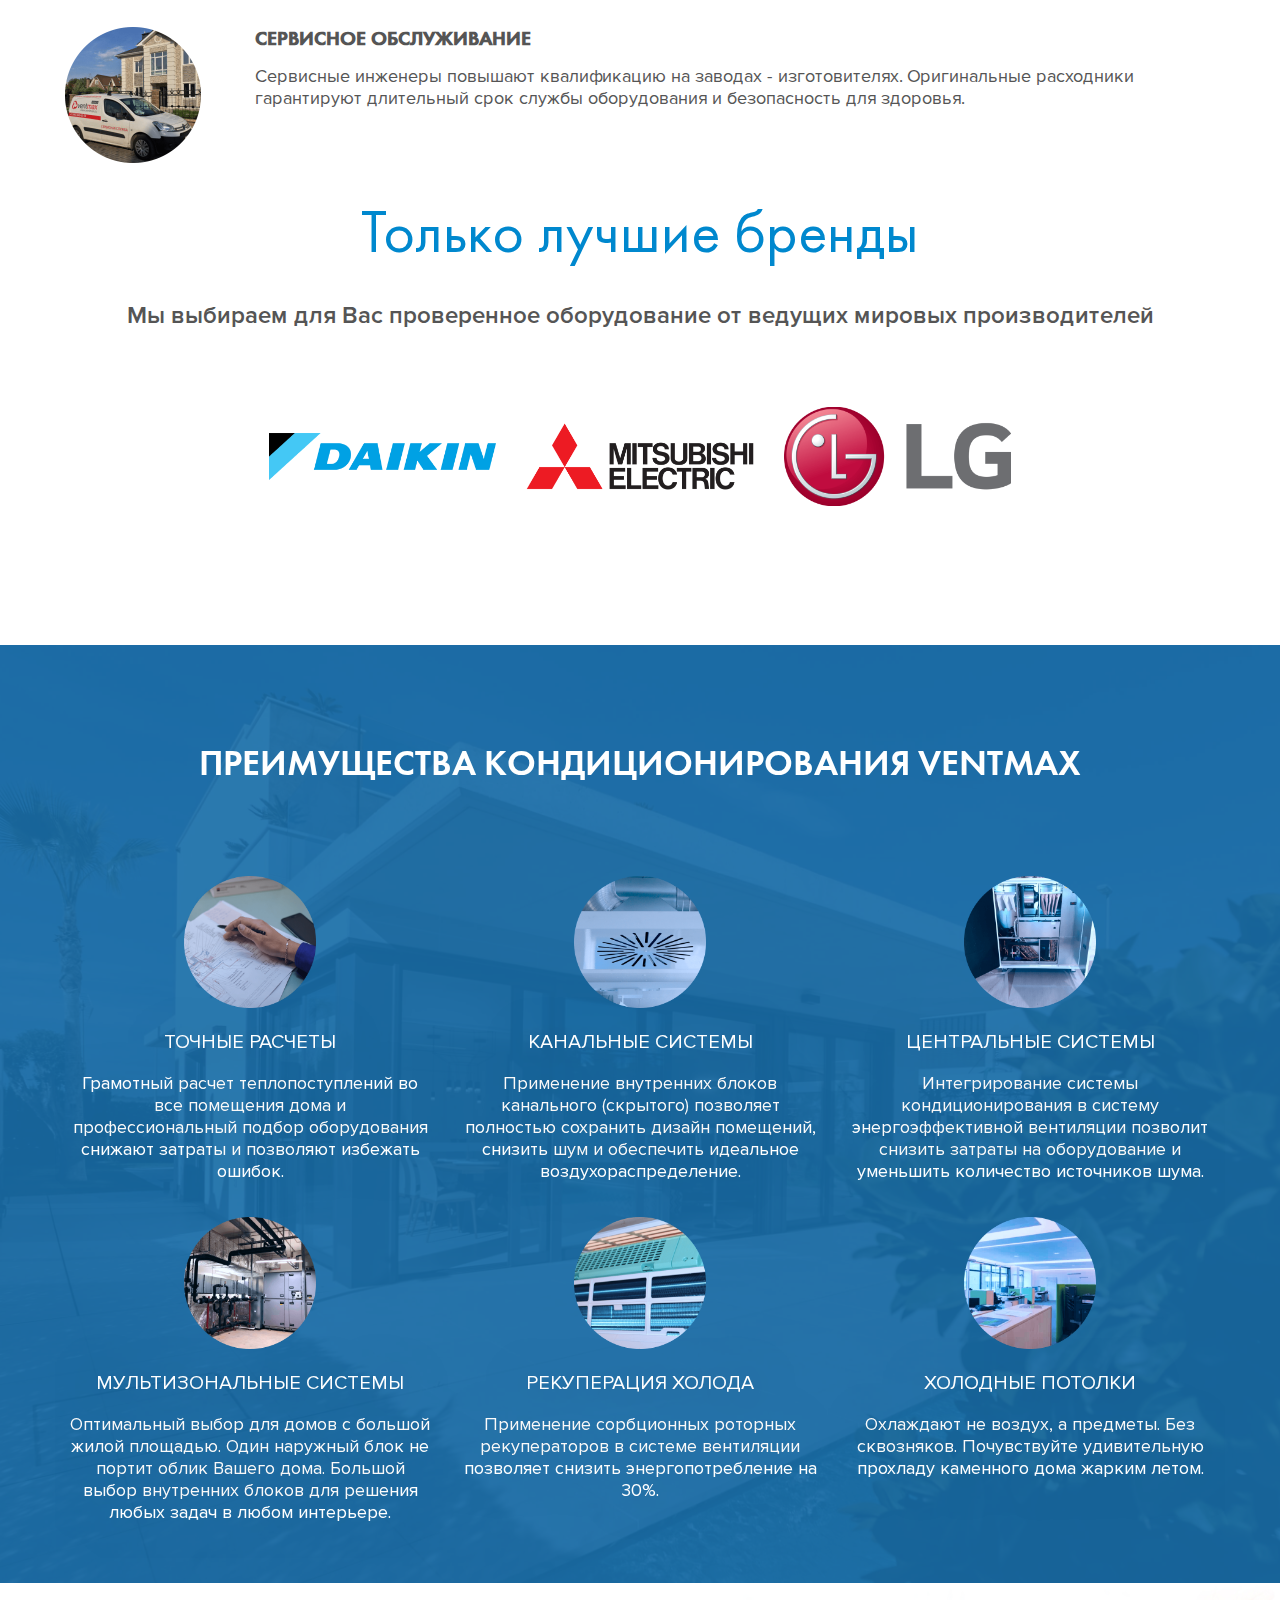
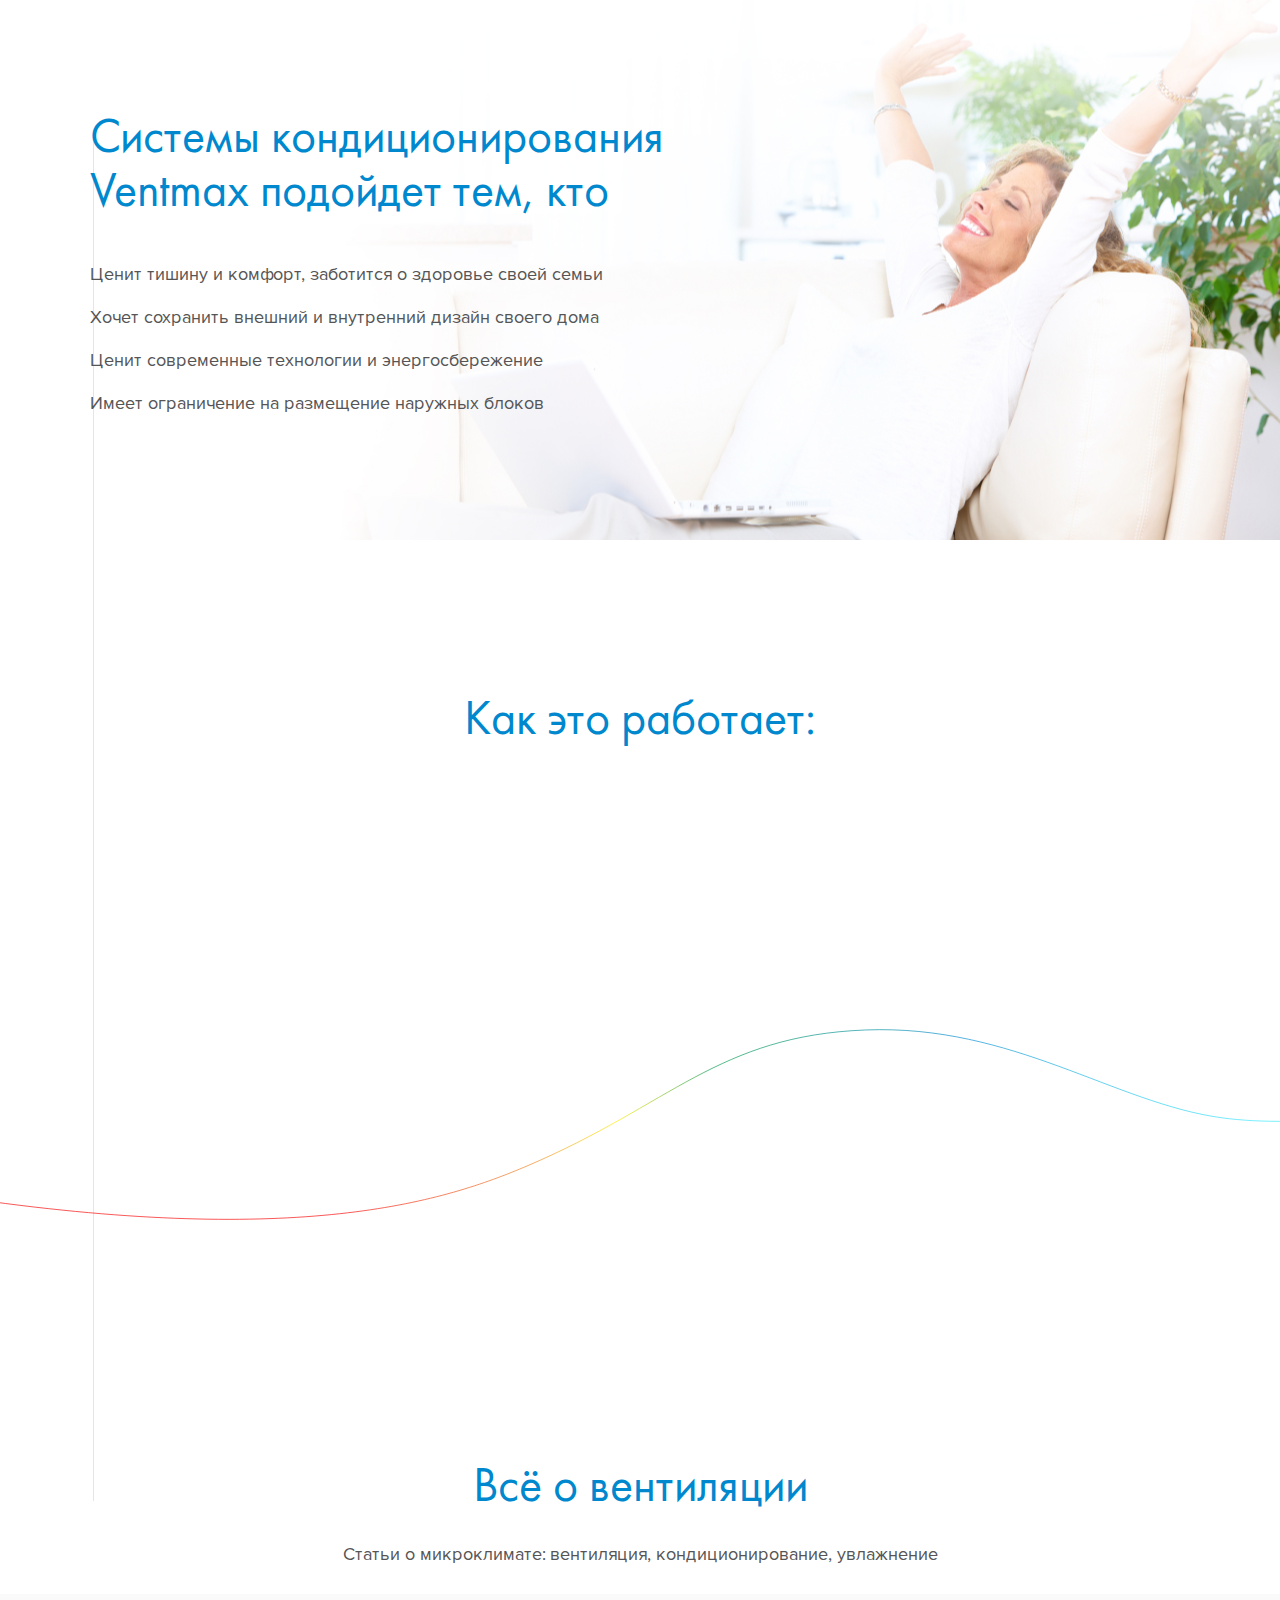
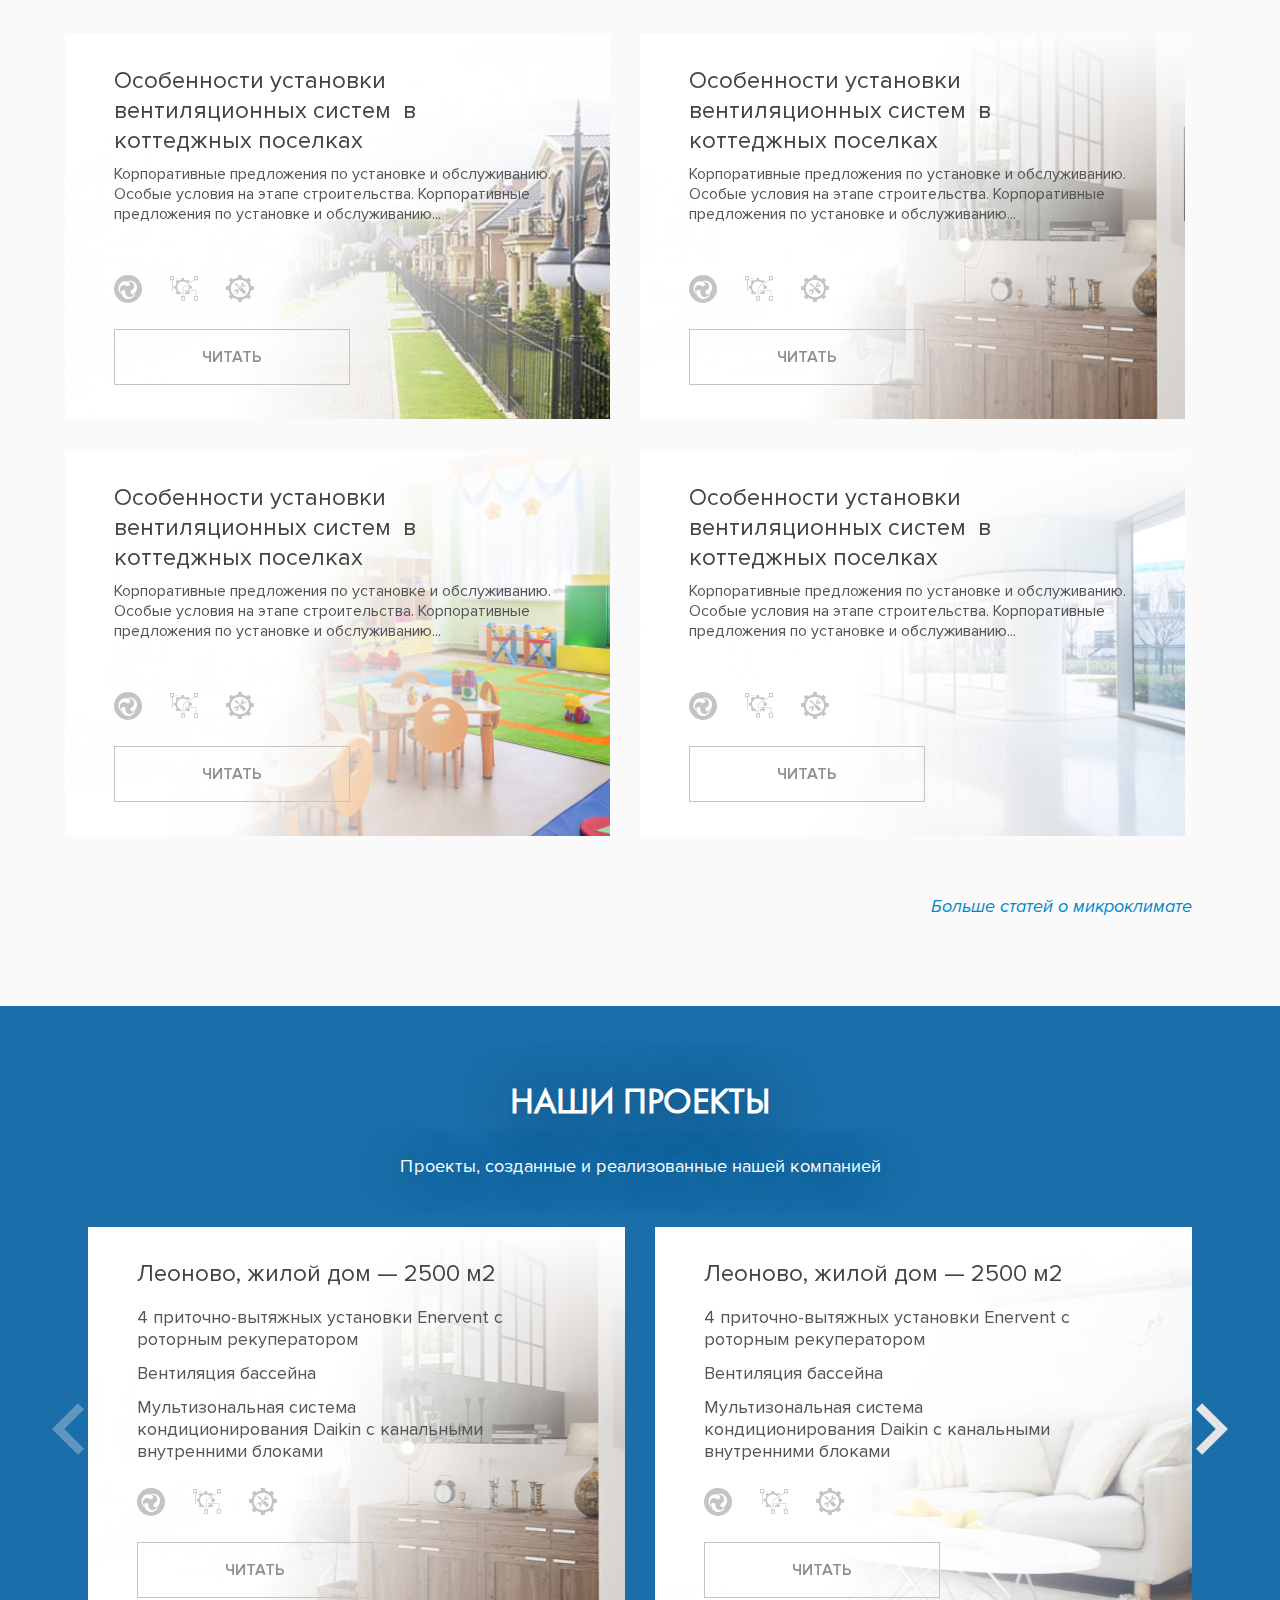
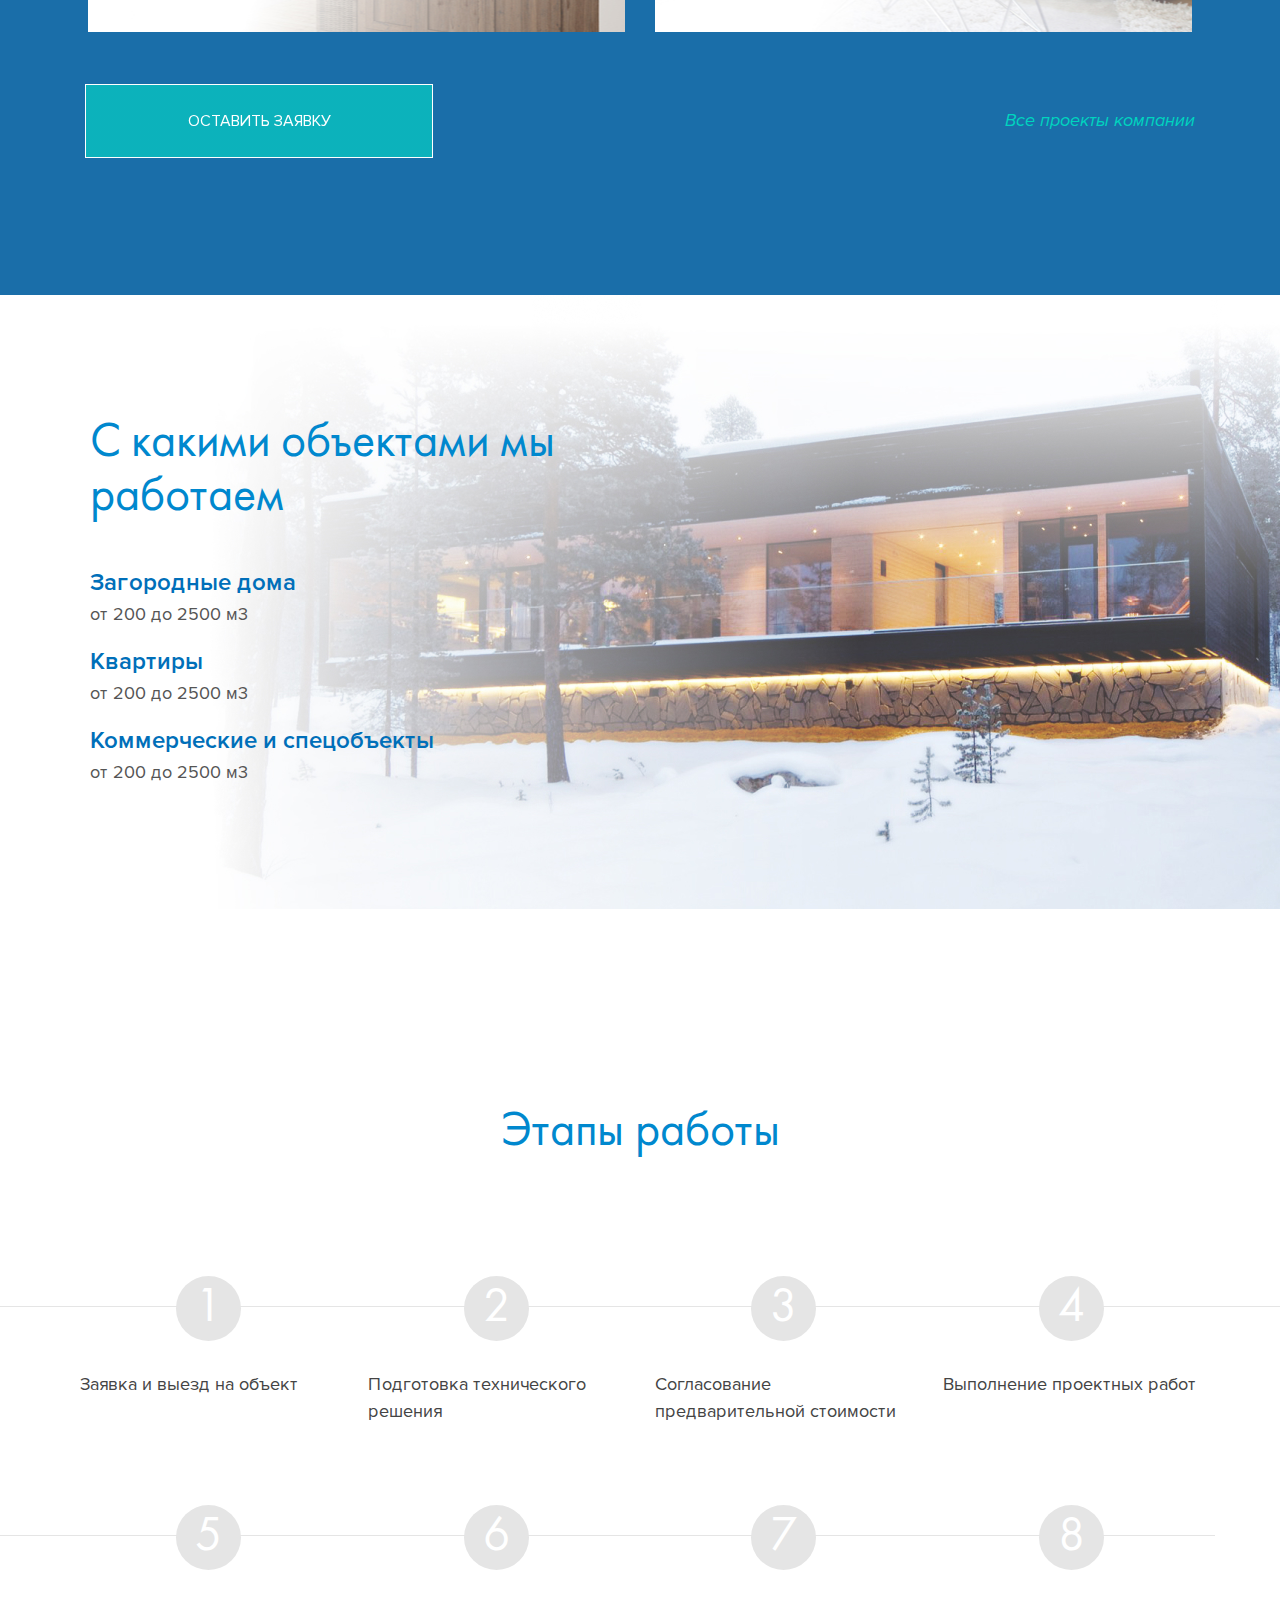
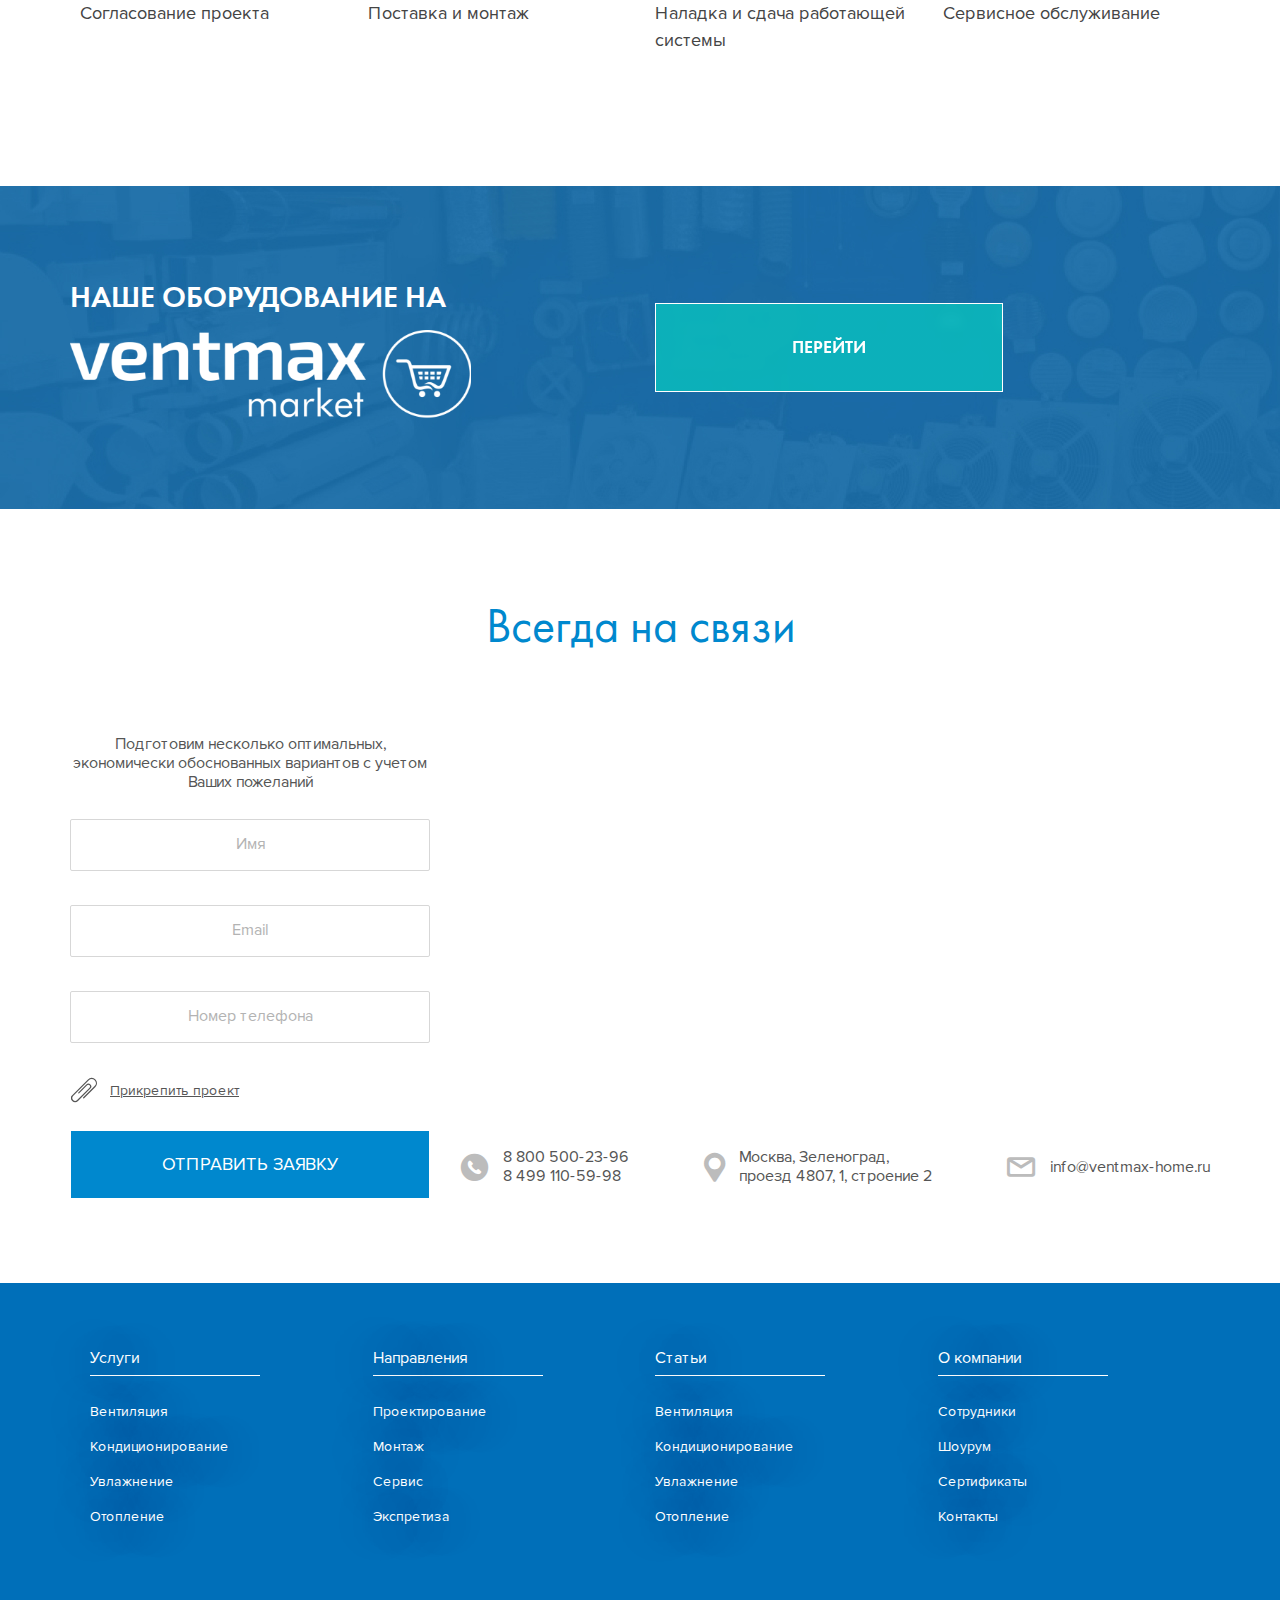
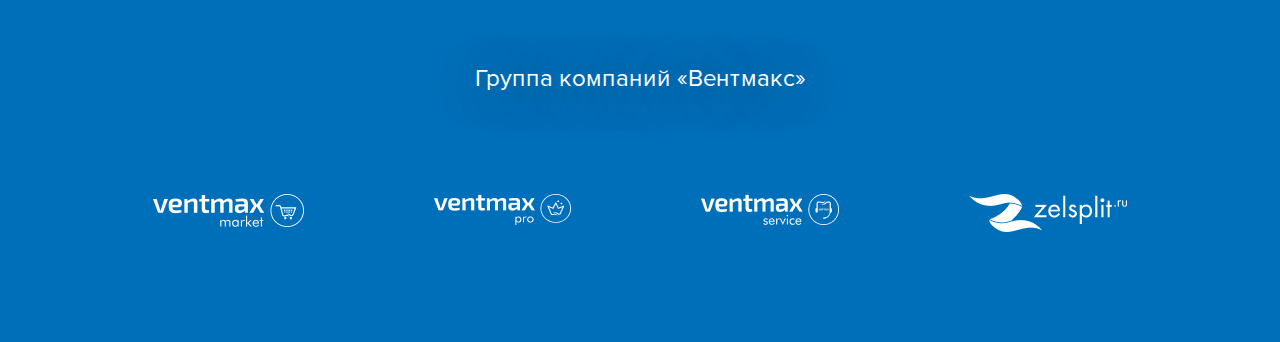
<file: old/site/page-cond.html>
<!DOCTYPE html>
<html lang="ru">
<head>
	<meta charset="utf-8">
	<title>Title</title>
	<meta http-equiv="X-UA-Compatible" content="IE=edge">
	<meta name="viewport" content="width=device-width, initial-scale=1, maximum-scale=1">
	<link rel="shortcut icon" href="img/favicon/favicon.ico" type="image/x-icon">
	<link rel="stylesheet" href="css/fonts.css">
	<link rel="stylesheet" href="css/all.min.css">
	<link rel="stylesheet" href="css/main.css">
</head>
<body>

    <header class="header">
        <div class="header-wrapper">
            <div class="logo">
                <a href="#"><img src="img/svg/logo.svg" alt=""></a>
            </div>
            <nav class="menu-main">
                <ul>
                    <li class="has-submenu">
                        <a href="#"><span>Направления</span></a>
                        <ul>
                            <li><a href="#"><span>Вентиляция</span></a></li>
                            <li><a href="#"><span>Кондиционирование</span></a></li>
                            <li><a href="#"><span>Увлажнение</span></a></li>
                            <li><a href="#"><span>Вентиляция бассейнов</span></a></li>
                        </ul>
                    </li>
                    <li class="has-submenu">
                        <a href="#"><span>Услуги</span></a>
                        <ul>
                            <li><a href="#"><span>Проектирование</span></a></li>
                            <li><a href="#"><span>Монтаж</span></a></li>
                            <li><a href="#"><span>Сервис</span></a></li>
                            <li><a href="#"><span>Экспертиза</span></a></li>
                        </ul>
                    </li>
                    <li>
                        <a href="#"><span>Наши проекты</span></a>
                    </li>
                    <li><a href="#"><span>Статьи</span></a></li>
                    <li><a href="#"><span>Контакты</span></a></li>
                </ul>
            </nav>
            <div class="btn-menu-mobile"><span></span></div>
        </div>
    </header>

    <nav class="page-breadcrumbs">
        <ul class="breadcrumbs">
            <li class="breadcrumbs__item"><a href="#" class="breadcrumbs__link">Главная</a></li>
            <li class="breadcrumbs__item breadcrumbs__item--separator">
                <img src="img/svg/arrow-next.svg" alt="">
            </li>
            <li class="breadcrumbs__item"><a href="#" class="breadcrumbs__link">Услуги</a></li>
            <li class="breadcrumbs__item breadcrumbs__item--separator">
                <img src="img/svg/arrow-next.svg" alt="">
            </li>
            <li class="breadcrumbs__item"><a href="#" class="breadcrumbs__link">Кондиционирование</a></li>
        </ul>
    </nav>

    <section class="page-insert page-conditioning">
        <section class="main-banner insert-banner">
            <div class="float-element line-gradient">
                <img src="img/svg/line-gradient.svg" alt="">
            </div>
            <div class="float-element line-horizontal"></div>
            <div class="float-element line-vertical"></div>

            <div class="container">
                <div class="main-banner__wrapper">
                    <h1 class="main-banner__title">Комфортное кондиционирование <br>Ventmax</h1>

                    <div class="main-banner__slogan">Надежно и без сквозняков</div>

                    <ul class="main-banner__list">
                        <li> 15 лет опыта. Являемся авторизованными дилерами ведущих <br> мировых производителей: Daikin, Mitsubishi, Samsung, Midea</li>
                        <li> Наши специалисты имеют профессиональную сертификацию</li>
                        <li> Соблюдаем чистоту на объектах, укладываемся в сроки</li>
                    </ul>
                    <div class="main-banner__btn">
                        <a data-fancybox data-src="#modal-contact-form" href="javascript:;" class="btn-def btn-def--bg-blue">
                            <span>Оставить заявку</span>
                        </a>
                    </div>
                </div>
            </div>
        </section>

        <section class="cond-service-section">
            <div class="container">
                <div class="hedding">
                    <h2 class="hedding-title">
                        Полный <br class="d-sm-none"> комплекс работ
                    </h2>
                    <p class="hedding-text">
                        Мы оказываем весь спектр услуг для организации эффективной и комфортной системы кондиционирования. За каждым клиентом закреплен личный менеджер - руководитель проекта. Он координирует работу всех специалистов: проектировщиков, монтажников, сервисных инженеров.
                    </p>
                </div>
                <ul class="cond-service__list">
                    <li class="cond-service__item">
                        <div class="cond-service__item-image">
                            <img src="img/cond/service-img-01.png" alt="">
                        </div>
                        <div class="cond-service__item-content">
                            <h4 class="cond-service__item-title list-item__title">Проектирование и экспертиза</h4>
                            <p class="cond-service__item-text">
                                Наш собственный проектный отдел имеет богатый опыт работы с жилыми и коммерческими объектами. В случае, если проект уже имеется, мы проведем его экспертизу на соответствие европейским стандартам эффективного и здорового кондиционирования.
                            </p>
                        </div>
                    </li>
                    <li class="cond-service__item">
                        <div class="cond-service__item-image">
                            <img src="img/cond/service-img-02.png" alt="">
                        </div>
                        <div class="cond-service__item-content">
                            <h4 class="cond-service__item-title list-item__title">ПОСТАВКА ОБОРУДОВАНИЯ И МОНТАЖ</h4>
                            <p class="cond-service__item-text">
                                Мы заказываем оборудование напрямую у завода-производителя, гарантируя лучшую цену на рынке и отсутствие подделок. Собственные монтажные бригады имеют международную сертификацию.
                            </p>
                        </div>
                    </li>
                    <li class="cond-service__item">
                        <div class="cond-service__item-image">
                            <img src="img/cond/service-img-03.png" alt="">
                        </div>
                        <div class="cond-service__item-content">
                            <h4 class="cond-service__item-title list-item__title">СЕРВИСНОЕ ОБСЛУЖИВАНИЕ</h4>
                            <p class="cond-service__item-text">
                                Сервисные инженеры повышают квалификацию на заводах - изготовителях. Оригинальные расходники гарантируют длительный срок службы оборудования и безопасность для здоровья.
                            </p>
                        </div>
                    </li>
                </ul>
            </div>
        </section>

        <section class="cond-brands-section">
            <div class="container">
                <div class="hedding">
                    <h2 class="hedding-title">Только лучшие бренды</h2>
                    <p class="hedding-description">
                        Мы выбираем для Вас проверенное оборудование от ведущих мировых производителей
                    </p>
                </div>
                <div class="cond-brands__inner">
                    <div class="swiper-button-prev cond-brands__button-prev"></div>
                    <div class="swiper-button-next cond-brands__button-next"></div>
                    <div class="cond-brands__list swiper-container">
                        <div class="cond-brands__slider swiper-wrapper">
                            <div class="cond-brands__item swiper-slide col-12 col-md-6 col-lg-3">
                                <img src="img/cond/brand-01.png" alt="">
                            </div>
                            <div class="cond-brands__item swiper-slide col-12 col-md-6 col-lg-3">
                                <img src="img/cond/brand-02.png" alt="">
                            </div>
                            <div class="cond-brands__item swiper-slide col-12 col-md-6 col-lg-3">
                                <img src="img/cond/brand-03.png" alt="">
                            </div>
                        </div>
                    </div>
                </div>
            </div>
        </section>

        <section class="cond-advantages-section">
            <div class="container">
                <div class="hedding">
                    <h2 class="hedding-title">Преимущества  кондиционирования Ventmax</h2>
                </div>

                <div class="cond-advantages__list swiper-container">
                    <div class="cond-advantages__button-prev swiper-button-prev"></div>
                    <div class="cond-advantages__button-next swiper-button-next"></div>
                    <div class="cond-advantages__slider swiper-wrapper">
                        <div class="cond-advantages__item swiper-slide col-12 col-sm-6 col-lg-4">
                            <div class="cond-advantages__item-image">
                                <img src="img/cond/advantage-01.png" alt="">
                            </div>
                            <h4 class="cond-advantages__item-title list-item__title">Точные расчеты</h4>
                            <p class="cond-advantages__item-text">
                                Грамотный расчет теплопоступлений во все помещения дома и профессиональный подбор оборудования снижают затраты и позволяют избежать ошибок.
                            </p>
                        </div>
                        <div class="cond-advantages__item swiper-slide col-12 col-sm-6 col-lg-4">
                            <div class="cond-advantages__item-image">
                                <img src="img/cond/advantage-02.png" alt="">
                            </div>
                            <h4 class="cond-advantages__item-title list-item__title">Канальные системы</h4>
                            <p class="cond-advantages__item-text">
                                Применение внутренних блоков канального (скрытого) позволяет полностью сохранить дизайн помещений, снизить шум и обеспечить идеальное воздухораспределение.
                            </p>
                        </div>
                        <div class="cond-advantages__item swiper-slide col-12 col-sm-6 col-lg-4">
                            <div class="cond-advantages__item-image">
                                <img src="img/cond/advantage-03.png" alt="">
                            </div>
                            <h4 class="cond-advantages__item-title list-item__title">Центральные системы</h4>
                            <p class="cond-advantages__item-text">
                                Интегрирование системы кондиционирования в систему энергоэффективной вентиляции позволит снизить затраты на оборудование и уменьшить количество источников шума.
                            </p>
                        </div>
                        <div class="cond-advantages__item swiper-slide col-12 col-sm-6 col-lg-4">
                            <div class="cond-advantages__item-image">
                                <img src="img/cond/advantage-04.png" alt="">
                            </div>
                            <h4 class="cond-advantages__item-title list-item__title">Мультизональные системы</h4>
                            <p class="cond-advantages__item-text">
                                Оптимальный выбор для домов с большой жилой площадью. Один наружный блок не портит облик Вашего дома. Большой выбор внутренних блоков для решения любых задач в любом интерьере.
                            </p>
                        </div>
                        <div class="cond-advantages__item swiper-slide col-12 col-sm-6 col-lg-4">
                            <div class="cond-advantages__item-image">
                                <img src="img/cond/advantage-05.png" alt="">
                            </div>
                            <h4 class="cond-advantages__item-title list-item__title">Рекуперация холода</h4>
                            <p class="cond-advantages__item-text">
                                Применение сорбционных роторных рекуператоров в системе вентиляции позволяет снизить энергопотребление на 30%.
                            </p>
                        </div>
                        <div class="cond-advantages__item swiper-slide col-12 col-sm-6 col-lg-4">
                            <div class="cond-advantages__item-image">
                                <img src="img/cond/advantage-06.png" alt="">
                            </div>
                            <h4 class="cond-advantages__item-title list-item__title">ХОЛОДНЫЕ ПОТОЛКИ</h4>
                            <p class="cond-advantages__item-text">
                                Охлаждают не воздух, а предметы. Без сквозняков. Почувствуйте удивительную прохладу каменного дома жарким летом.
                            </p>
                        </div>

                    </div>
                </div>
            </div>
        </section>

        <section class="information-section find-user">
            <div class="container">
                <div class="row">
                    <div class="col-lg-7">
                        <div class="hedding">
                            <div class="hedding-title">Системы кондиционирования Ventmax подойдет тем, кто</div>
                        </div>
                        <div class="information-part">
                            <p>
                                Ценит тишину и комфорт, заботится о здоровье своей семьи 
                            </p>
                            <p>
                                Хочет сохранить внешний и внутренний дизайн своего дома
                            </p>
                            <p>
                                Ценит современные технологии и энергосбережение 
                            </p>
                            <p>
                                Имеет ограничение на размещение наружных блоков
                            </p>
                        </div>
                    </div>
                </div>
            </div>
        </section>

        <section class="cond-video-section">
            <div class="float-element line-gradient">
                <img src="img/svg/line-gradient-2.svg" alt="">
            </div>
            <div class="container">
                <div class="hedding">
                    <h3 class="hedding-title">Как это работает:</h3>
                </div>
                <div class="row justify-content-center">
                    <div class="cond-video__inner col-12 col-sm-10 col-lg-8 col-xl-9">
                        <div class="embed-responsive embed-responsive-16by9">
                            <div class="embed-responsive-item ">
                                <iframe width="560" height="315" src="https://www.youtube.com/embed/KiXLpdzLiKI" frameborder="0" allow="accelerometer; autoplay; encrypted-media; gyroscope; picture-in-picture" allowfullscreen></iframe>
                            </div>
                        </div>
                    </div>
                </div>

            </div>
        </section>

        <section class="articles-section">
            <div class="container">
                <div class="hedding">
                    <div class="hedding-title">Всё о вентиляции</div>
                    <div class="hedding-description">Статьи о микроклимате: вентиляция, кондиционирование, увлажнение</div>
                </div>
            </div>  

            <div class="articles-section--panel">
                <div class="container"> 
                    <div class="swiper-button-prev"></div>
                    <div class="swiper-button-next"></div>
                    <div class="articles-slider swiper-container articles-card">
                        <div class="swiper-wrapper">
                            <div class="swiper-slide">
                                <div class="card-item" style="background-image: url(img/card-3.jpg);">
                                    <div class="shell">
                                        <div class="card-item-panel-top">
                                            <div class="card-item__title">
                                                Особенности установки вентиляционных систем  в коттеджных поселках
                                            </div>
                                        </div>
                                        <div class="card-item-panel-bottom">
                                            <div class="card-item__description">
                                                Корпоративные предложения по установке и обслуживанию. Особые условия на этапе строительства. Корпоративные предложения по установке и обслуживанию...
                                            </div>
                                            <div class="card-tags">
                                                <a href="#" class="tags__link im-font icon-vent"></a>
                                                <a href="#" class="tags__link im-font icon-proj"></a>
                                                <a href="#" class="tags__link im-font icon-mount"></a>
                                            </div>
                                            <div class="card-item__btn">
                                                <a href="#" class="btn-def"><span>читать</span></a>
                                            </div>
                                        </div>
                                    </div>
                                </div>
                            </div>
                            <div class="swiper-slide">
                                <div class="card-item" style="background-image: url(img/card-1.jpg);">
                                    <div class="shell">
                                        <div class="card-item-panel-top">
                                            <div class="card-item__title">
                                                Особенности установки вентиляционных систем  в коттеджных поселках
                                            </div>
                                        </div>
                                        <div class="card-item-panel-bottom">
                                            <div class="card-item__description">
                                                Корпоративные предложения по установке и обслуживанию. Особые условия на этапе строительства. Корпоративные предложения по установке и обслуживанию...
                                            </div>
                                            <div class="card-tags">
                                                <a href="#" class="tags__link im-font icon-vent"></a>
                                                <a href="#" class="tags__link im-font icon-proj"></a>
                                                <a href="#" class="tags__link im-font icon-mount"></a>
                                            </div>
                                            <div class="card-item__btn">
                                                <a href="#" class="btn-def"><span>читать</span></a>
                                            </div>
                                        </div>
                                    </div>
                                </div>
                            </div>
                            <div class="swiper-slide">
                                <div class="card-item" style="background-image: url(img/card-4.jpg);">
                                    <div class="shell">
                                        <div class="card-item-panel-top">
                                            <div class="card-item__title">
                                                Особенности установки вентиляционных систем  в коттеджных поселках
                                            </div>
                                        </div>
                                        <div class="card-item-panel-bottom">
                                            <div class="card-item__description">
                                                Корпоративные предложения по установке и обслуживанию. Особые условия на этапе строительства. Корпоративные предложения по установке и обслуживанию...
                                            </div>
                                            <div class="card-tags">
                                                <a href="#" class="tags__link im-font icon-vent"></a>
                                                <a href="#" class="tags__link im-font icon-proj"></a>
                                                <a href="#" class="tags__link im-font icon-mount"></a>
                                            </div>
                                            <div class="card-item__btn">
                                                <a href="#" class="btn-def"><span>читать</span></a>
                                            </div>
                                        </div>
                                    </div>
                                </div>
                            </div>
                            <div class="swiper-slide">
                                <div class="card-item" style="background-image: url(img/card-5.jpg);">
                                    <div class="shell">
                                        <div class="card-item-panel-top">
                                            <div class="card-item__title">
                                                Особенности установки вентиляционных систем  в коттеджных поселках
                                            </div>
                                        </div>
                                        <div class="card-item-panel-bottom">
                                            <div class="card-item__description">
                                                Корпоративные предложения по установке и обслуживанию. Особые условия на этапе строительства. Корпоративные предложения по установке и обслуживанию...
                                            </div>
                                            <div class="card-tags">
                                                <a href="#" class="tags__link im-font icon-vent"></a>
                                                <a href="#" class="tags__link im-font icon-proj"></a>
                                                <a href="#" class="tags__link im-font icon-mount"></a>
                                            </div>
                                            <div class="card-item__btn">
                                                <a href="#" class="btn-def"><span>читать</span></a>
                                            </div>
                                        </div>
                                    </div>
                                </div>
                            </div>
                        </div>
                    </div>
                    <div class="card-nav">
                        <a href="#" class="link-application">Больше статей о микроклимате</a>
                    </div>

                </div>
            </div>
        </section>

        <section class="our-projects-section">
            <div class="container">
                <div class="hedding hedding--white-text">
                    <div class="hedding-title">Наши проекты</div>
                    <div class="hedding-description">Проекты, созданные и реализованные нашей компанией</div>
                </div>
                <div class="swiper-button-prev"></div>
                <div class="swiper-button-next"></div>
                <div class="card-slider swiper-container">
                    <div class="swiper-wrapper">
                        <div class="swiper-slide">
                            <div class="card-item" style="background-image: url(img/card-1.jpg);">
                                <div class="shell">
                                    <div class="card-item-panel-top">
                                        <div class="card-item__title desktop">Леоново, жилой дом — 2500 м2</div>
                                        <div class="card-item__title mobile">
                                            <p>ЛЕОНОВО</p>
                                            <p>Жилой дом — 2500 м2</p>
                                        </div>
                                    </div>
                                    <div class="card-item-panel-bottom">
                                        <div class="card-item__description">
                                            <p> 4 приточно-вытяжных установки Enervent  с роторным рекуператором  </p>
                                            <p> Вентиляция бассейна</p>
                                            <p> Мультизональная система <br> кондиционирования Daikin с канальными внутренними блоками </p>
                                        </div>
                                        <div class="card-tags">
                                            <a href="#" class="tags__link im-font icon-vent"></a>
                                            <a href="#" class="tags__link im-font icon-proj"></a>
                                            <a href="#" class="tags__link im-font icon-mount"></a>
                                        </div>
                                        <div class="card-item__btn">
                                            <a href="#" class="btn-def"><span>читать</span></a>
                                        </div>
                                    </div>
                                </div>
                            </div>
                        </div>
                        <div class="swiper-slide">
                            <div class="card-item" style="background-image: url(img/card-2.jpg);">
                                <div class="shell">
                                    <div class="card-item-panel-top">
                                        <div class="card-item__title desktop">Леоново, жилой дом — 2500 м2</div>
                                        <div class="card-item__title mobile">
                                            <p>ЛЕОНОВО</p>
                                            <p>Жилой дом — 2500 м2</p>
                                        </div>
                                    </div>
                                    <div class="card-item-panel-bottom">
                                        <div class="card-item__description">
                                            <p> 4 приточно-вытяжных установки Enervent  с роторным рекуператором  </p>
                                            <p> Вентиляция бассейна</p>
                                            <p> Мультизональная система <br> кондиционирования Daikin с канальными внутренними блоками </p>
                                        </div>
                                        <div class="card-tags">
                                            <a href="#" class="tags__link im-font icon-vent"></a>
                                            <a href="#" class="tags__link im-font icon-proj"></a>
                                            <a href="#" class="tags__link im-font icon-mount"></a>
                                        </div>
                                        <div class="card-item__btn">
                                            <a href="#" class="btn-def"><span>читать</span></a>
                                        </div>
                                    </div>
                                </div>
                            </div>
                        </div>
                        <div class="swiper-slide">
                            <div class="card-item" style="background-image: url(img/card-1.jpg);">
                                <div class="shell">
                                    <div class="card-item-panel-top">
                                        <div class="card-item__title desktop">Леоново, жилой дом — 2500 м2</div>
                                        <div class="card-item__title mobile">
                                            <p>ЛЕОНОВО</p>
                                            <p>Жилой дом — 2500 м2</p>
                                        </div>
                                    </div>
                                    <div class="card-item-panel-bottom">
                                        <div class="card-item__description">
                                            <p> 4 приточно-вытяжных установки Enervent  с роторным рекуператором  </p>
                                            <p> Вентиляция бассейна</p>
                                            <p> Мультизональная система <br> кондиционирования Daikin с канальными внутренними блоками </p>
                                        </div>
                                        <div class="card-tags">
                                            <a href="#" class="tags__link im-font icon-vent"></a>
                                            <a href="#" class="tags__link im-font icon-proj"></a>
                                            <a href="#" class="tags__link im-font icon-mount"></a>
                                        </div>
                                        <div class="card-item__btn">
                                            <a href="#" class="btn-def"><span>читать</span></a>
                                        </div>
                                    </div>
                                </div>
                            </div>
                        </div>
                        <div class="swiper-slide">
                            <div class="card-item" style="background-image: url(img/card-1.jpg);">
                                <div class="shell">
                                    <div class="card-item-panel-top">
                                        <div class="card-item__title desktop">Леоново, жилой дом — 2500 м2</div>
                                        <div class="card-item__title mobile">
                                            <p>ЛЕОНОВО</p>
                                            <p>Жилой дом — 2500 м2</p>
                                        </div>
                                    </div>
                                    <div class="card-item-panel-bottom">
                                        <div class="card-item__description">
                                            <p> 4 приточно-вытяжных установки Enervent  с роторным рекуператором  </p>
                                            <p> Вентиляция бассейна</p>
                                            <p> Мультизональная система <br> кондиционирования Daikin с канальными внутренними блоками </p>
                                        </div>
                                        <div class="card-tags">
                                            <a href="#" class="tags__link im-font icon-vent"></a>
                                            <a href="#" class="tags__link im-font icon-proj"></a>
                                            <a href="#" class="tags__link im-font icon-mount"></a>
                                        </div>
                                        <div class="card-item__btn">
                                            <a href="#" class="btn-def"><span>читать</span></a>
                                        </div>
                                    </div>
                                </div>
                            </div>
                        </div>
                    </div>
                </div>
                <div class="card-nav">
                    <a href="#" class="btn-def btn-def--bg-green"><span>оставить заявку</span></a>
                    <a class="link-application" href="#">Все проекты компании</a>
                </div>
            </div>
        </section>

        <section class="information-section objects-work">
            <div class="container">
                <div class="row">
                    <div class="col-lg-6">
                        <div class="hedding">
                            <div class="hedding-title">С какими объектами <br class="d-sm-none"> мы работаем</div>
                        </div>
                        <div class="information-part">
                            <p>
                                <strong>Загородные дома</strong> <br> от 200 до 2500 м3
                            </p>
                            <p>
                                <strong>Квартиры</strong>  <br> от 200 до 2500 м3
                            </p>
                            <p>
                                <strong>Коммерческие и спецобъекты</strong>  <br> от 200 до 2500 м3 
                            </p>
                        </div>
                    </div>
                </div>
            </div>
        </section>

        <section class="work-stages-section">
            <div class="container">
                <div class="hedding">
                    <h2 class="hedding-title">Этапы работы</h2>
                </div>
                <div class="work-stages-wrapper">
                    <div class="work-stages-item">
                        <div class="work-stages__number"><span>1</span></div>
                        <div class="work-stages__description">Заявка и выезд на объект</div>
                    </div>
                    <div class="work-stages-item">
                        <div class="work-stages__number"><span>2</span></div>
                        <div class="work-stages__description">
                            Подготовка технического решения
                        </div>
                    </div>
                    <div class="work-stages-item">
                        <div class="work-stages__number"><span>3</span></div>
                        <div class="work-stages__description">
                            Согласование предварительной стоимости
                        </div>
                    </div>
                    <div class="work-stages-item">
                        <div class="work-stages__number"><span>4</span></div>
                        <div class="work-stages__description">
                            Выполнение проектных работ
                        </div>
                    </div>
                    <div class="work-stages-item">
                        <div class="work-stages__number"><span>5</span></div>
                        <div class="work-stages__description">
                            Согласование проекта
                        </div>
                    </div>
                    <div class="work-stages-item">
                        <div class="work-stages__number"><span>6</span></div>
                        <div class="work-stages__description">
                            Поставка и монтаж
                        </div>
                    </div>
                    <div class="work-stages-item">
                        <div class="work-stages__number"><span>7</span></div>
                        <div class="work-stages__description">
                            Наладка и сдача работающей системы
                        </div>
                    </div>
                    <div class="work-stages-item">
                        <div class="work-stages__number"><span>8</span></div>
                        <div class="work-stages__description">
                        Сервисное обслуживание
                        </div>
                    </div>
                </div>
        
            </div>
        </section>

        <section class="market-section">
            <div class="container">
                <div class="row align-items-center">
                <div class="col-lg-6">
                    <div class="market-title">наше оборудование на</div>
                    <div class="market-img"><a href="#"><img src="img/svg/logo-white.svg" alt=""></a></div>
                </div>
                <div class="col-lg-6">
                    <a href="#" class="btn-def btn-def--bg-green"><span>Перейти</span></a>
                </div>
                </div>
            </div>
        </section>

        <section class="contact-section contact-section--with-form">
            <div class="container">
                <div class="hedding">
                    <div class="hedding-title">Всегда на связи</div>
                </div>
                <div class="contact-with-form__wrapper row">
                    <div class="contact-with-form__col col-12 col-lg-4 order-2 order-lg-1">
                        <form novalidate class="contact-form">

                            <div class="contact-form__heading">
                                Подготовим несколько оптимальных, экономически обоснованных вариантов с учетом Ваших пожеланий
                            </div>

                            <div class="contact-form__row">
                                <label for="contact-form__name" class="contact-form__label contact-form__label--placeholder">Имя</label>
                                <input class="contact-form__name contact-form__input" id="contact-form__name" type="text" name="name">
                            </div>
                            <div class="contact-form__row">
                                <label for="contact-form__email" class="contact-form__label contact-form__label--placeholder">Email</label>
                                <input class="contact-form__email contact-form__input" id="contact-form__email" type="email" name="email" >
                            </div>
                            <div class="contact-form__row">
                                <label for="contact-form__tel" class="contact-form__label contact-form__label--placeholder">Номер телефона</label>
                                <input class="contact-form__tel contact-form__input" id="contact-form__tel" type="tel" name="tel" >
                            </div>
                            <div class="contact-form__row">
                                <input class="contact-form__file" type="file" name="file" id="contact-form__file">
                                <label class="label-for-file" for="contact-form__file">Прикрепить проект</label>
                            </div>

                            <div class="contact-form__btn">
                                <button type="submit" class="btn-def btn-def--bg-blue"><span>отправить заявку</span></button>
                            </div>

                            <div class="contact-form__success">
                                <p class="contact-form__success-msg">Ваша заявка успешно отправлена, в ближайшее время менеджер свяжется с вами</p>
                                <div class="contact-form__success-btn btn-def btn-def--bg-green"><span>OK</span></div>
                            </div>
                        </form>
                    </div>
                    <div class="contact-with-form__col col-12 col-lg-8 order-1 order-lg-2">
                        <div class="map-wrapper order-2 order-lg-1">
                            <div class="map" id="map"></div>
                    </div>
                        <div class="contact-list order-1 order-lg-2">
                            <div class="contact-item">
                                <div class="contact-item__icon im-font icon-phone"></div>
                                <div class="contact-item__description">
                                    <p>8 800 500-23-96</p>
                                    <p>8 499 110-59-98</p>
                                </div>
                            </div>
                            <div class="contact-item">
                                <div class="contact-item__icon im-font icon-location"></div>
                                <div class="contact-item__description">
                                    <p>Москва, Зеленоград, <br> проезд 4807, 1, строение 2</p>
                                </div>
                            </div>
                            <div class="contact-item">
                                <div class="contact-item__icon im-font icon-mail"></div>
                                <div class="contact-item__description">
                                    <p>info@ventmax-home.ru</p>
                                </div>
                            </div>
                        </div>
                    </div>
                </div>
            </div>
        </section>

    </section>

    <div id="modal-contact-form" class="modal-contact-form">
        <form novalidate class="contact-form">

            <div class="contact-form__heading">
                Оставьте заявку <br> и мы свяжемся с вами в ближайшее время
            </div>

            <div class="contact-form__row">
                <label for="contact-form__name1" class="contact-form__label contact-form__label--placeholder">Имя</label>
                <input class="contact-form__name contact-form__input" id="contact-form__name1" type="text" name="name">
            </div>
            <div class="contact-form__row">
                <label for="contact-form__email1" class="contact-form__label contact-form__label--placeholder">Email</label>
                <input class="contact-form__email contact-form__input" id="contact-form__email1" type="email" name="email" >
            </div>
            <div class="contact-form__row">
                <label for="contact-form__tel1" class="contact-form__label contact-form__label--placeholder">Номер телефона</label>
                <input class="contact-form__tel contact-form__input" id="contact-form__tel1" type="tel" name="tel" >
            </div>
            <div class="contact-form__row">
                <input class="contact-form__file" type="file" name="file" id="contact-form__file1">
                <label class="label-for-file" for="contact-form__file">Прикрепить проект</label>
            </div>

            <div class="contact-form__btn">
                <button type="submit" class="btn-def btn-def--bg-green"><span>отправить заявку</span></button>
            </div>

            <div class="contact-form__success">
                <p class="contact-form__success-msg">Ваша заявка успешно отправлена, в ближайшее время менеджер свяжется с вами</p>
            </div>
        </form>
    </div>


	<footer class="footer white-text">
		<div class="container">
			<div class="row footer-top">
				<div class="col-lg-3 col-md-3">
					<div class="footer-col">
						<div class="footer-col-title">Услуги</div>
						<ul>
							<li><a href="#">Вентиляция</a></li>
							<li><a href="#">Кондиционирование</a></li>
							<li><a href="#">Увлажнение</a></li>
							<li><a href="#">Отопление</a></li>
						</ul>
					</div>
				</div>
				<div class="col-lg-3 col-md-3">
					<div class="footer-col">
						<div class="footer-col-title">Направления</div>
						<ul>
							<li><a href="#">Проектирование</a></li>
							<li><a href="#">Монтаж</a></li>
							<li><a href="#">Сервис</a></li>
							<li><a href="#">Экспретиза</a></li>
						</ul>
					</div>
				</div>
				<div class="col-lg-3 col-md-3">
					<div class="footer-col">
						<div class="footer-col-title">Статьи</div>
						<ul>
							<li><a href="#">Вентиляция</a></li>
							<li><a href="#">Кондиционирование</a></li>
							<li><a href="#">Увлажнение</a></li>
							<li><a href="#">Отопление</a></li>
						</ul>
					</div>
				</div>
				<div class="col-lg-3 col-md-3">
					<div class="footer-col">
						<div class="footer-col-title">О компании</div>
						<ul>
							<li><a href="#">Сотрудники</a></li>
							<li><a href="#">Шоурум</a></li>
							<li><a href="#">Сертификаты</a></li>
							<li><a href="#">Контакты</a></li>
						</ul>
					</div>
				</div>
			</div>
			<div class="footer-bottom">
				<div class="footer-bottom-title">Группа компаний «Вентмакс»</div>
				<div class="footer-wrapper">
					<div class="footer-col"><a href="#"><img src="img/company-logo-b-1.png" alt=""></a></div>
					<div class="footer-col"><a href="#"><img src="img/company-logo-b-2.png" alt=""></a></div>
					<div class="footer-col"><a href="#"><img src="img/company-logo-b-3.png" alt=""></a></div>
					<div class="footer-col"><a href="#"><img src="img/company-logo-b-4.png" alt=""></a></div>
				</div>
			</div>
		</div>	
	</footer>
	<script src="js/scripts.min.js"></script>
	<script src="https://api-maps.yandex.ru/2.1/?lang=ru_ru&apikey=7494e3e7-008f-4e03-bd72-31a4650591f7" type="text/javascript"></script>
	<script src="js/common.js"></script> 
</body>
</html>
</file>
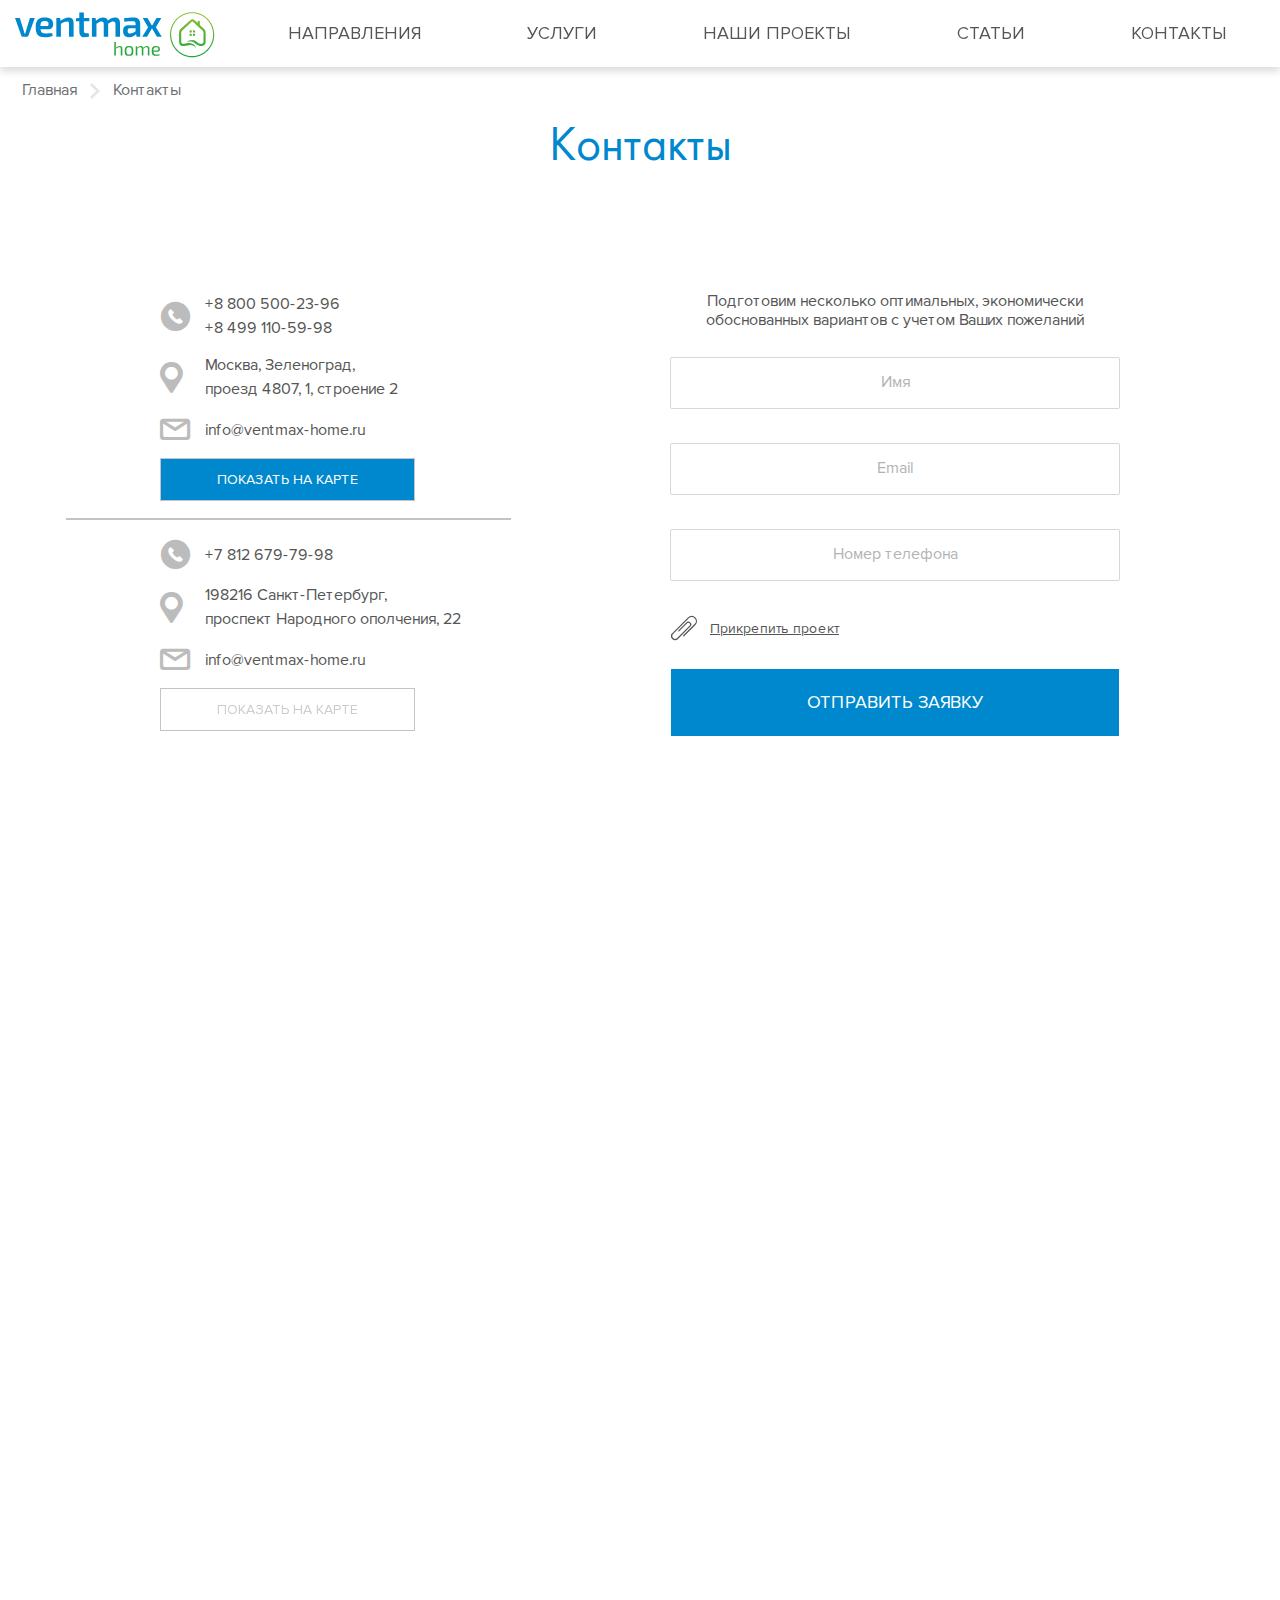
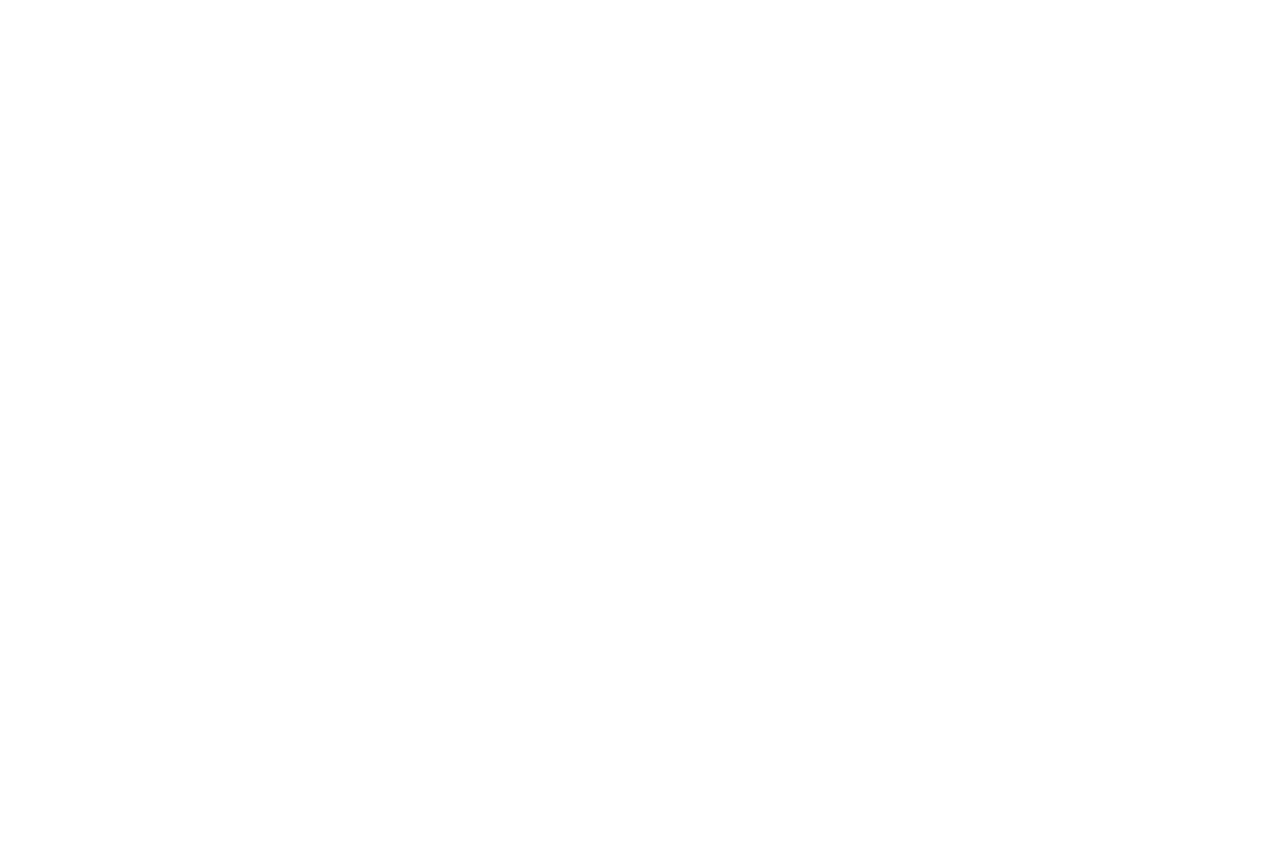
<file: old/site/page-contacts.html>
<!DOCTYPE html>
<html lang="ru">

<head>
    <meta charset="utf-8">
    <title>Контакты</title>
    <meta http-equiv="X-UA-Compatible" content="IE=edge">
    <meta name="viewport" content="width=device-width, initial-scale=1, maximum-scale=1">
    <link rel="shortcut icon" href="img/favicon/favicon.ico" type="image/x-icon">
    <link rel="stylesheet" href="css/fonts.css">
    <link rel="stylesheet" href="css/all.min.css">
    <link rel="stylesheet" href="css/main.css">
    <link rel="stylesheet" href="css/slick.css">
    <link rel="stylesheet" href="css/new.css">
</head>

<body>

    <header class="header">
        <div class="header-wrapper">
            <div class="logo">
                <a href="#"><img src="img/svg/logo.svg" alt=""></a>
            </div>
            <nav class="menu-main">
                <ul>
                    <li class="has-submenu">
                        <a href="#"><span>Направления</span></a>
                        <ul>
                            <li><a href="#"><span>Вентиляция</span></a></li>
                            <li><a href="#"><span>Кондиционирование</span></a></li>
                            <li><a href="#"><span>Увлажнение</span></a></li>
                            <li><a href="#"><span>Вентиляция бассейнов</span></a></li>
                        </ul>
                    </li>
                    <li class="has-submenu">
                        <a href="#"><span>Услуги</span></a>
                        <ul>
                            <li><a href="#"><span>Проектирование</span></a></li>
                            <li><a href="#"><span>Монтаж</span></a></li>
                            <li><a href="#"><span>Сервис</span></a></li>
                            <li><a href="#"><span>Экспертиза</span></a></li>
                        </ul>
                    </li>
                    <li>
                        <a href="#"><span>Наши проекты</span></a>
                    </li>
                    <li><a href="#"><span>Статьи</span></a></li>
                    <li><a href="#"><span>Контакты</span></a></li>
                </ul>
            </nav>
            <div class="btn-menu-mobile"><span></span></div>
        </div>
    </header>
    <nav class="page-breadcrumbs">
        <ul class="breadcrumbs">
            <li class="breadcrumbs__item"><a href="#" class="breadcrumbs__link">Главная</a></li>
            <li class="breadcrumbs__item breadcrumbs__item--separator">
                <img src="img/svg/arrow-next.svg" alt="">
            </li>
            <li class="breadcrumbs__item"><a href="#" class="breadcrumbs__link">Контакты</a></li>
        </ul>
    </nav>
    <section class="contacts">
        <div class="container">
            <div class="hedding">
                <div class="hedding-title">Контакты</div>
            </div>
            <div class="contacts-wrapper">
                <div class="contacts-data">
                    <div class="contacts-list">
                        <div class="contacts-item">
                            <div class="contacts-item__icon im-font icon-phone"></div>
                            <div class="contacts-item__description">
                                <p>+8 800 500-23-96</p>
                                <p>+8 499 110-59-98</p>
                            </div>
                        </div>
                        <div class="contacts-item">
                            <div class="contacts-item__icon im-font icon-location"></div>
                            <div class="contacts-item__description">
                                <p>Москва, Зеленоград, <br> проезд 4807, 1, строение 2</p>
                            </div>
                        </div>
                        <div class="contacts-item">
                            <div class="contacts-item__icon im-font icon-mail"></div>
                            <div class="contacts-item__description">
                                <p>info@ventmax-home.ru</p>
                            </div>
                        </div>
                        <a href="#map" class="btn-def btn-def__contacts btn-def__contacts_first active">
                            Показать на карте
                        </a>
                    </div>
                    <div class="contacts-list">
                        <div class="contacts-item">
                            <div class="contacts-item__icon im-font icon-phone"></div>
                            <div class="contacts-item__description">
                                <p>+7 812 679-79-98</p>
                            </div>
                        </div>
                        <div class="contacts-item">
                            <div class="contacts-item__icon im-font icon-location"></div>
                            <div class="contacts-item__description">
                                <p>198216 Санкт-Петербург, <br> проспект Народного ополчения, 22</p>
                            </div>
                        </div>
                        <div class="contacts-item">
                            <div class="contacts-item__icon im-font icon-mail"></div>
                            <div class="contacts-item__description">
                                <p>info@ventmax-home.ru</p>
                            </div>
                        </div>
                        <a href="#map"
                            class="btn-def btn-def__contacts btn-def__contacts_after  btn-def__contacts_second">
                            Показать на карте
                        </a>
                    </div>
                </div>
                <div class="contacts-forma">
                    <form novalidate class="contact-form">
                        <div class="contact-form__heading">
                            Подготовим несколько оптимальных, экономически обоснованных вариантов с учетом Ваших
                            пожеланий
                        </div>

                        <div class="contact-form__row">
                            <label for="contact-form__name"
                                class="contact-form__label contact-form__label--placeholder">Имя</label>
                            <input class="contact-form__name contact-form__input" id="contact-form__name" type="text"
                                name="name">
                        </div>
                        <div class="contact-form__row">
                            <label for="contact-form__email"
                                class="contact-form__label contact-form__label--placeholder">Email</label>
                            <input class="contact-form__email contact-form__input" id="contact-form__email" type="email"
                                name="email">
                        </div>
                        <div class="contact-form__row">
                            <label for="contact-form__tel"
                                class="contact-form__label contact-form__label--placeholder">Номер телефона</label>
                            <input class="contact-form__tel contact-form__input" id="contact-form__tel" type="tel"
                                name="tel">
                        </div>
                        <div class="contact-form__row">
                            <input class="contact-form__file" type="file" name="file" id="contact-form__file">
                            <label class="label-for-file" for="contact-form__file">Прикрепить проект</label>
                        </div>

                        <div class="contact-form__btn">
                            <button type="submit" class="btn-def btn-def--bg-blue"><span>отправить
                                    заявку</span></button>
                        </div>

                        <div class="contact-form__success">
                            <p class="contact-form__success-msg">Ваша заявка успешно отправлена, в ближайшее время
                                менеджер свяжется с вами</p>
                            <div class="contact-form__success-btn btn-def btn-def--bg-green"><span>OK</span></div>
                        </div>
                    </form>
                </div>
            </div>
            <div class="map-wrapper map-wrapper__contacts">
                <div class="map map__contacts" id="map"></div>
            </div>
            <div class="contacts-content">
                <div class="contacts-block">
                    <div class="contacts-piece__main">
                        <div class="contacts-tittle">
                            ООО «ВентМакс»
                        </div>
                        <p class="contacts__text">
                            VentMax
                        </p>
                        <div class="contacts-tittle">
                            Юридический адрес:
                        </div>
                        <p class="contacts__text">
                            124489, г. Москва, г. Зеленоград, проезд 4807, дом 1, строение 9
                        </p>
                        <div class="contacts-tittle">
                            Фактический адрес:
                        </div>
                        <p class="contacts__text">
                            124489, г. Москва, г. Зеленоград, проезд 4807, дом 1, строение 9
                        </p>
                    </div>
                    <div class="contacts-piece">
                        <p class="contacts__text">
                            Р/с 40702810338150007790
                        </p>
                        <p class="contacts__text">
                            в «Сбербанк России» (ПАО) г. Москва
                        </p>
                        <p class="contacts__text">
                            к/с 30101810400000000225
                        </p>
                        <p class="contacts__text">
                            БИК 044525225
                        </p>
                    </div>
                    <div class="contacts-piece">
                        <p class="contacts__text">
                            Генеральный директор:
                        </p>
                        <div class="contacts-tittle">
                            Лысак Сергей Леонидович
                        </div>
                    </div>
                    <div class="contacts-piece">
                        <p class="contacts__text">
                            Главный бухгалтер
                        </p>
                    </div>
                </div>
                <div class="contacts-block">
                    <div class="contacts-piece">
                        <div class="contacts-tittle">
                            Дата регистрации:
                        </div>
                        <p class="contacts__text">
                            04 марта 2011
                        </p>
                        <p class="contacts__text">
                            ОГРН 1117746159464
                        </p>
                        <p class="contacts__text">
                            ИНН 7735575985
                        </p>
                        <p class="contacts__text">
                            КПП 773501001
                        </p>
                    </div>
                    <div class="contacts-piece">
                        <p class="contacts__text">
                            ОКПО 90603156
                        </p>
                        <p class="contacts__text">
                            ОКОГУ 49014
                        </p>
                        <p class="contacts__text">
                            ОКАТО 45272568000
                        </p>
                        <p class="contacts__text">
                            ОКТМО 45377000
                        </p>
                        <p class="contacts__text">
                            ОКФС 16
                        </p>
                        <p class="contacts__text">
                            ОКОПФ 65
                        </p>
                        <p class="contacts__text">
                            ОКВЭД 45.34
                        </p>
                    </div>
                    <div class="contacts-piece">
                        <p class="contacts__text">
                            29.23 45.21.4 45.33 51.65 52.45 52.72.2 71.34 74.20.15 74.3
                        </p>
                    </div>
                </div>
            </div>
    </section>



    <div id="modal-contact-form" class="modal-contact-form">
        <form novalidate class="contact-form">

            <div class="contact-form__heading">
                Оставьте заявку <br> и мы свяжемся с вами в ближайшее время
            </div>

            <div class="contact-form__row">
                <label for="contact-form__name1"
                    class="contact-form__label contact-form__label--placeholder">Имя</label>
                <input class="contact-form__name contact-form__input" id="contact-form__name1" type="text" name="name">
            </div>
            <div class="contact-form__row">
                <label for="contact-form__email1"
                    class="contact-form__label contact-form__label--placeholder">Email</label>
                <input class="contact-form__email contact-form__input" id="contact-form__email1" type="email"
                    name="email">
            </div>
            <div class="contact-form__row">
                <label for="contact-form__tel1" class="contact-form__label contact-form__label--placeholder">Номер
                    телефона</label>
                <input class="contact-form__tel contact-form__input" id="contact-form__tel1" type="tel" name="tel">
            </div>
            <div class="contact-form__row">
                <input class="contact-form__file" type="file" name="file" id="contact-form__file1">
                <label class="label-for-file" for="contact-form__file">Прикрепить проект</label>
            </div>

            <div class="contact-form__btn">
                <button type="submit" class="btn-def btn-def--bg-green"><span>отправить заявку</span></button>
            </div>

            <div class="contact-form__success">
                <p class="contact-form__success-msg">Ваша заявка успешно отправлена, в ближайшее время менеджер свяжется
                    с вами</p>
            </div>
        </form>
    </div>
    <footer class="footer white-text">
        <div class="container">
            <div class="row footer-top">
                <div class="col-lg-3 col-md-3">
                    <div class="footer-col">
                        <div class="footer-col-title">Услуги</div>
                        <ul>
                            <li><a href="#">Вентиляция</a></li>
                            <li><a href="#">Кондиционирование</a></li>
                            <li><a href="#">Увлажнение</a></li>
                            <li><a href="#">Отопление</a></li>
                        </ul>
                    </div>
                </div>
                <div class="col-lg-3 col-md-3">
                    <div class="footer-col">
                        <div class="footer-col-title">Направления</div>
                        <ul>
                            <li><a href="#">Проектирование</a></li>
                            <li><a href="#">Монтаж</a></li>
                            <li><a href="#">Сервис</a></li>
                            <li><a href="#">Экспретиза</a></li>
                        </ul>
                    </div>
                </div>
                <div class="col-lg-3 col-md-3">
                    <div class="footer-col">
                        <div class="footer-col-title">Статьи</div>
                        <ul>
                            <li><a href="#">Вентиляция</a></li>
                            <li><a href="#">Кондиционирование</a></li>
                            <li><a href="#">Увлажнение</a></li>
                            <li><a href="#">Отопление</a></li>
                        </ul>
                    </div>
                </div>
                <div class="col-lg-3 col-md-3">
                    <div class="footer-col">
                        <div class="footer-col-title">О компании</div>
                        <ul>
                            <li><a href="#">Сотрудники</a></li>
                            <li><a href="#">Шоурум</a></li>
                            <li><a href="#">Сертификаты</a></li>
                            <li><a href="#">Контакты</a></li>
                        </ul>
                    </div>
                </div>
            </div>
            <div class="footer-bottom">
                <div class="footer-bottom-title">Группа компаний «Вентмакс»</div>
                <div class="footer-wrapper">
                    <div class="footer-col"><a href="#"><img src="img/company-logo-b-1.png" alt=""></a></div>
                    <div class="footer-col"><a href="#"><img src="img/company-logo-b-2.png" alt=""></a></div>
                    <div class="footer-col"><a href="#"><img src="img/company-logo-b-3.png" alt=""></a></div>
                    <div class="footer-col"><a href="#"><img src="img/company-logo-b-4.png" alt=""></a></div>
                </div>
            </div>
        </div>
    </footer>

    <script src="js/scripts.min.js"></script>
    <script src="https://api-maps.yandex.ru/2.1/?lang=ru_ru&apikey=7494e3e7-008f-4e03-bd72-31a4650591f7"
        type="text/javascript"></script>
    <script src="js/slick.js"></script>
    <script src="js/common.js"></script>
</body>

</html>
</file>
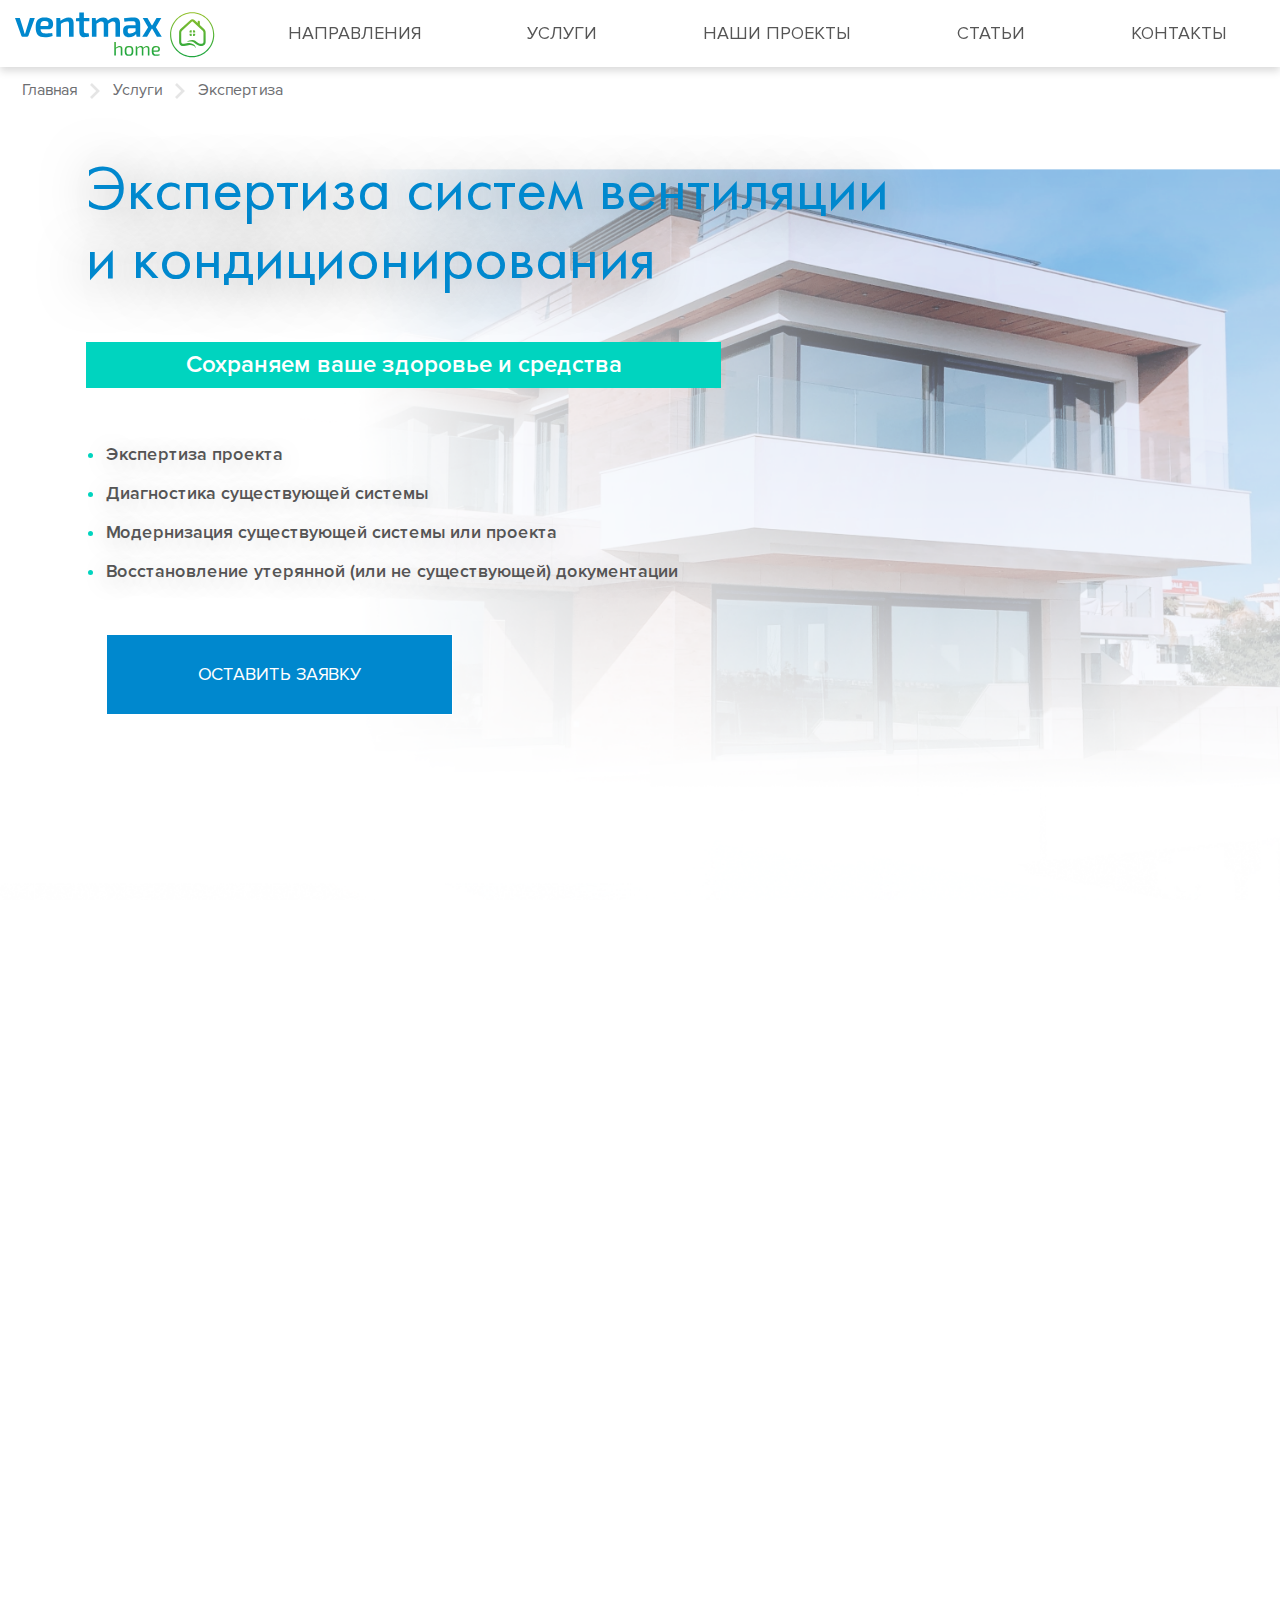
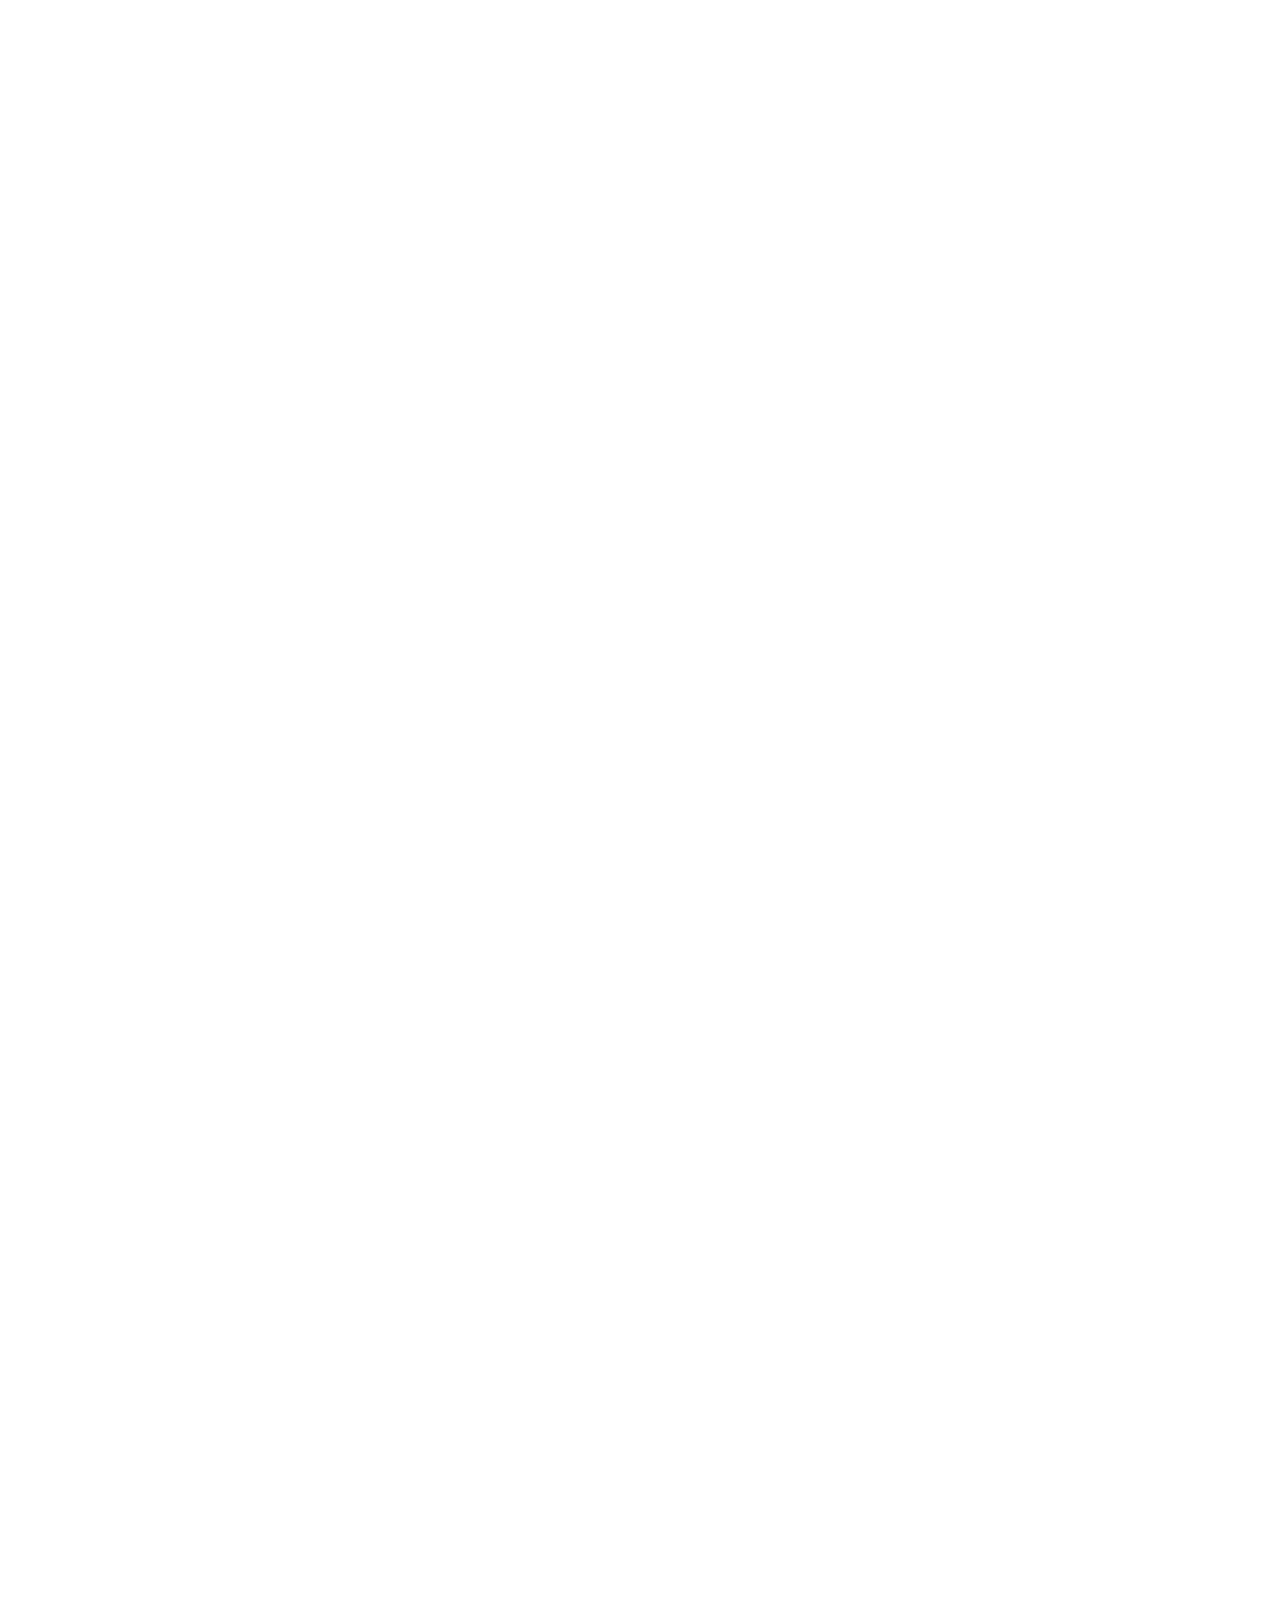
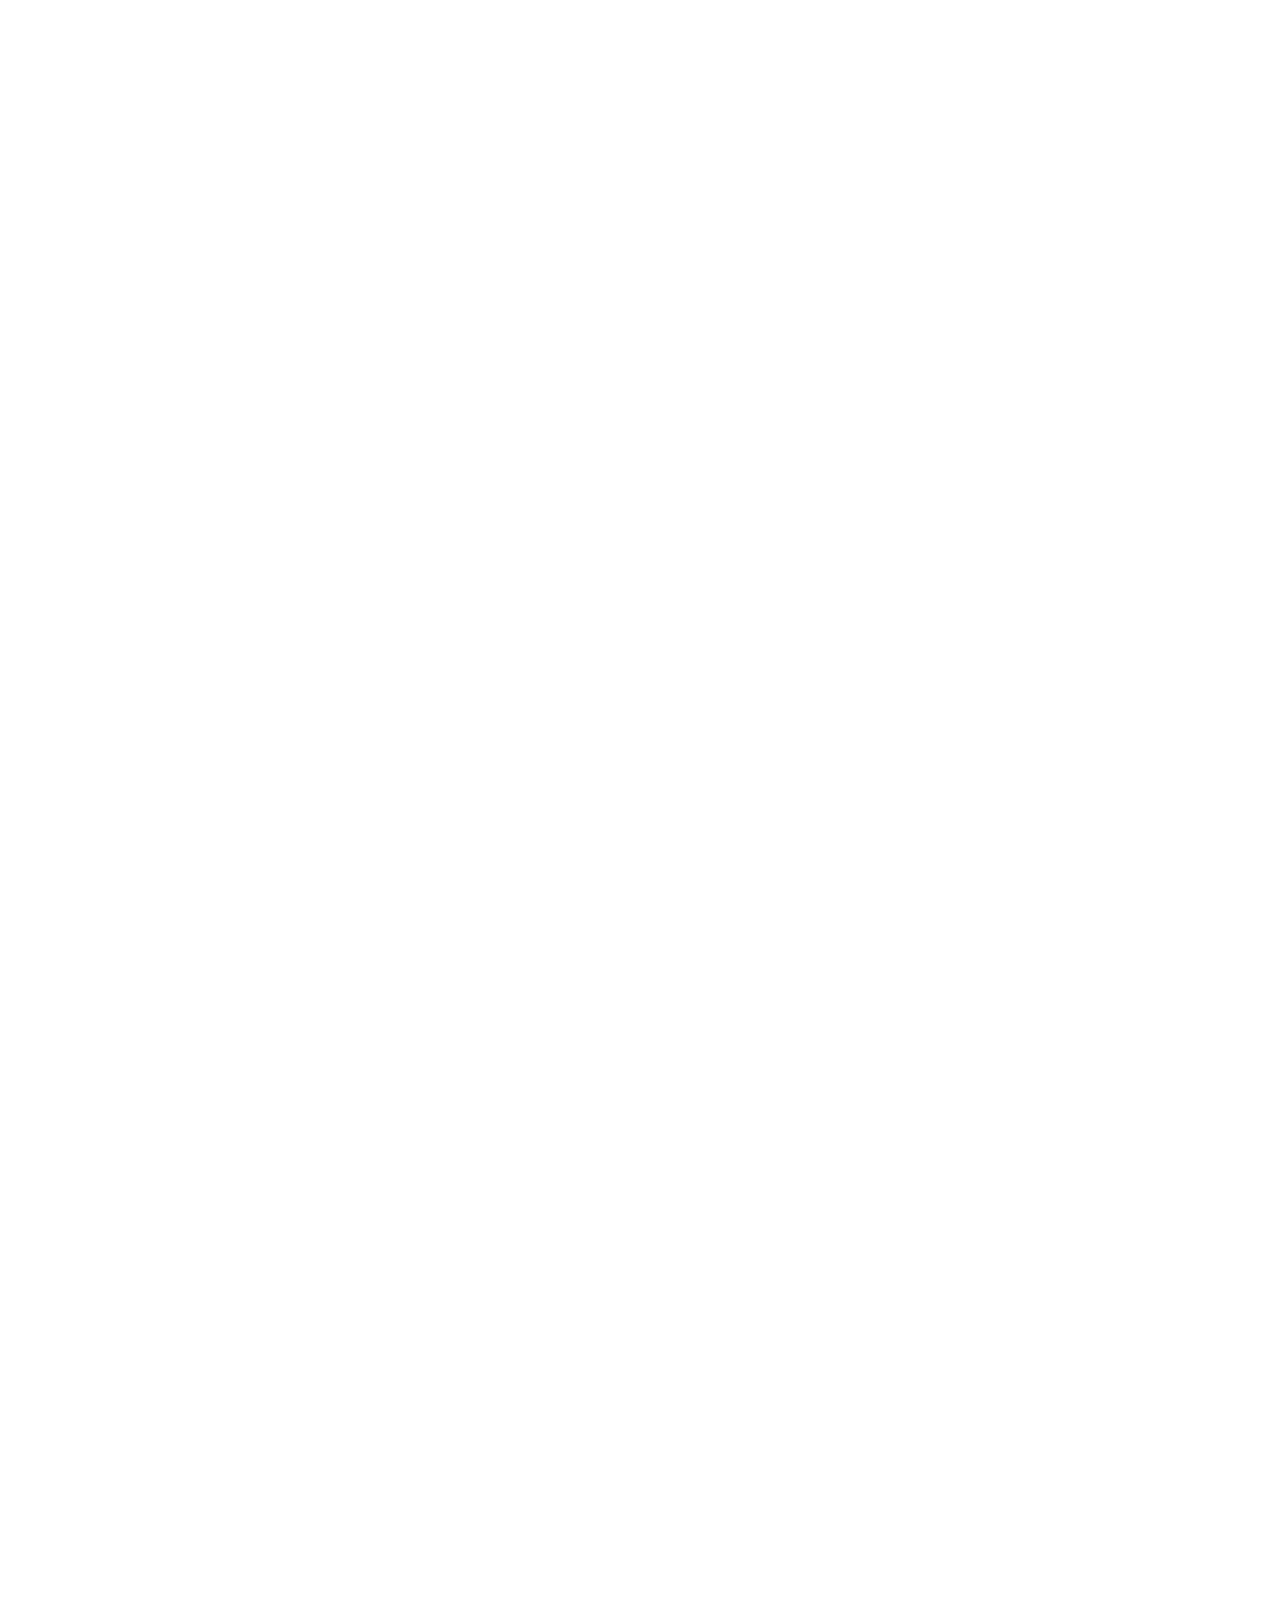
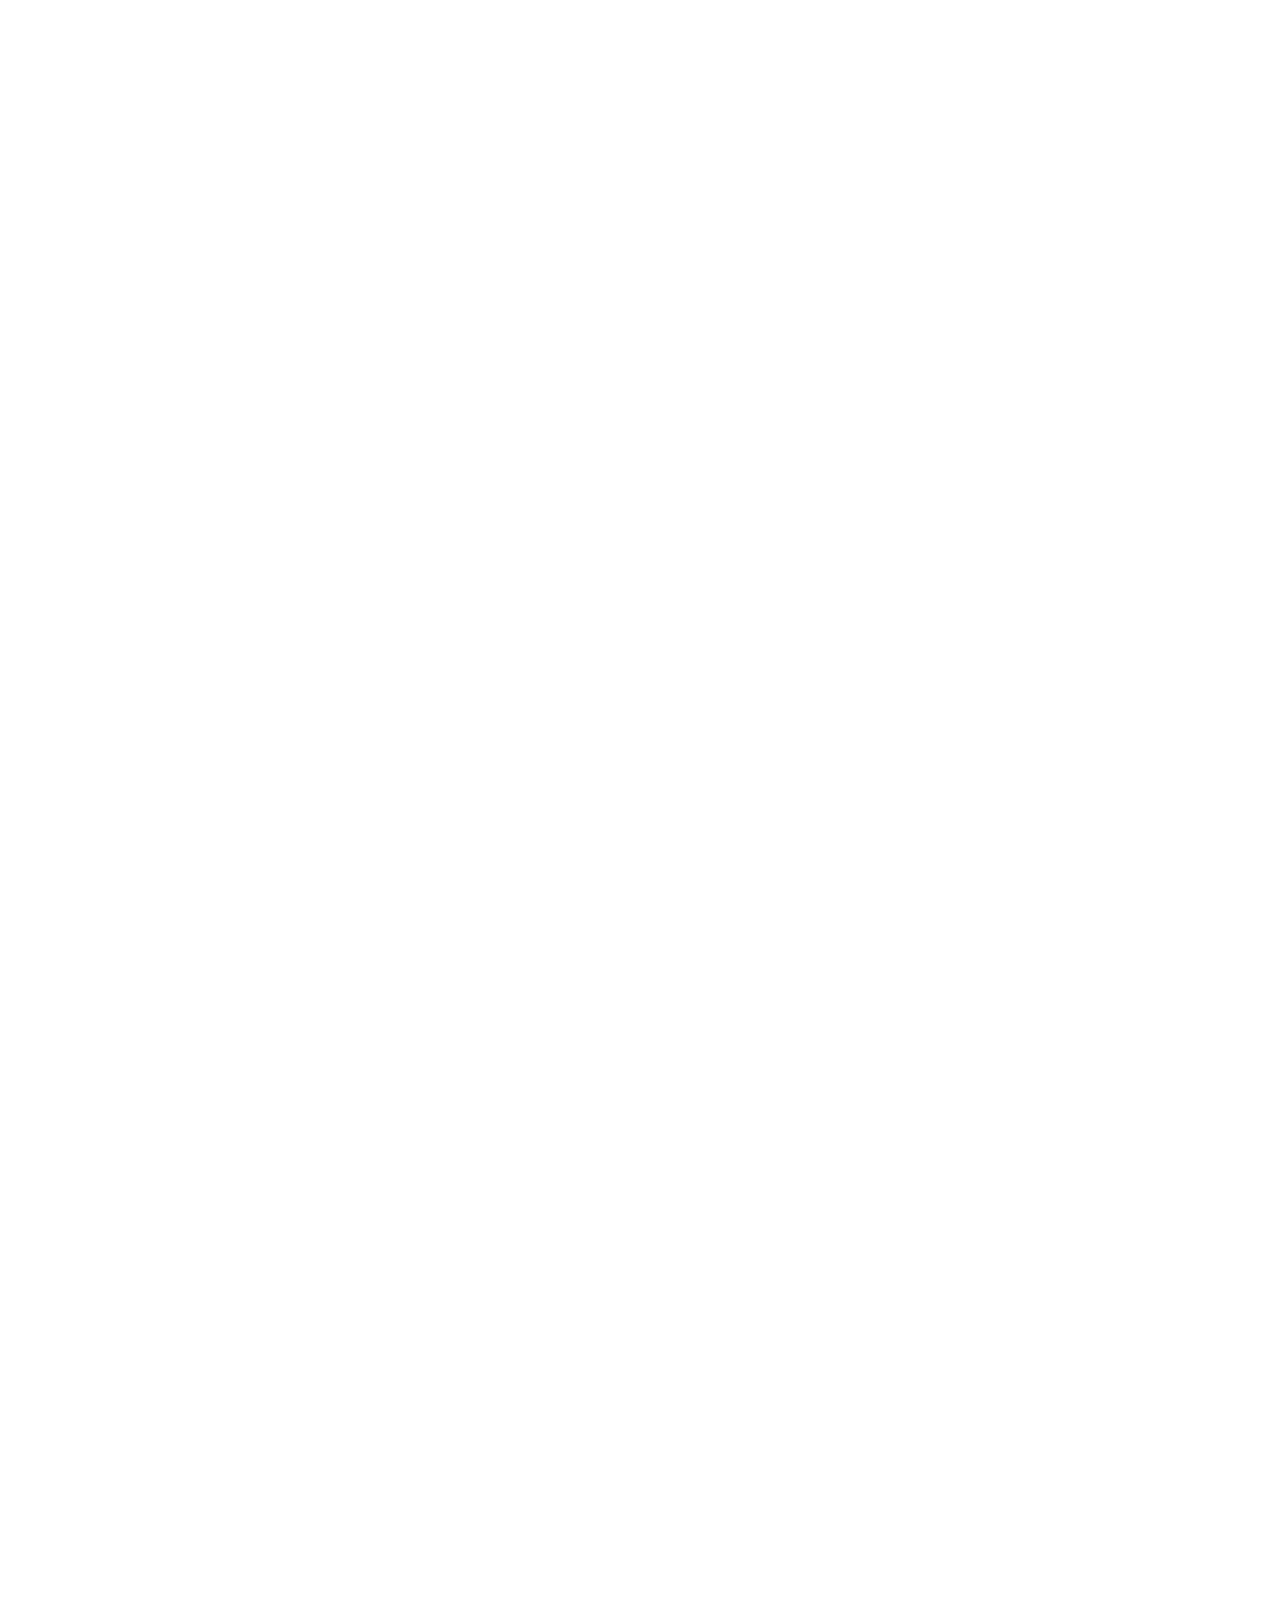
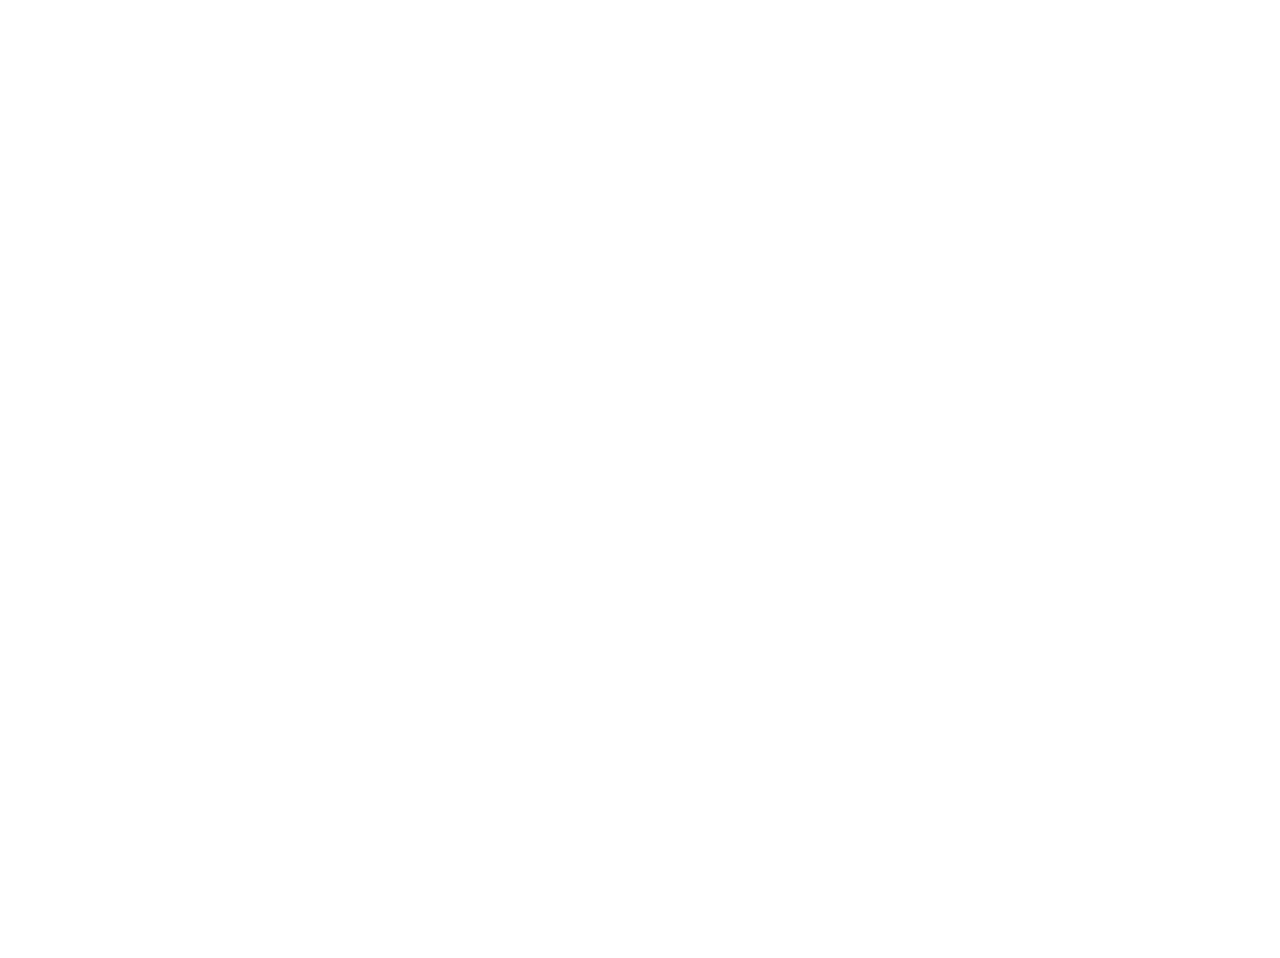
<file: old/site/page-expertise.html>
<!DOCTYPE html>
<html lang="ru">

<head>
    <meta charset="utf-8">
    <title>Экспертиза систем
        вентиляции</title>
    <meta http-equiv="X-UA-Compatible" content="IE=edge">
    <meta name="viewport" content="width=device-width, initial-scale=1, maximum-scale=1">
    <link rel="shortcut icon" href="img/favicon/favicon.ico" type="image/x-icon">
    <link rel="stylesheet" href="css/fonts.css">
    <link rel="stylesheet" href="css/all.min.css">
    <link rel="stylesheet" href="css/main.css">
    <link rel="stylesheet" href="css/slick.css">
    <link rel="stylesheet" href="css/new.css">
</head>

<body>

    <header class="header">
        <div class="header-wrapper">
            <div class="logo">
                <a href="#"><img src="img/svg/logo.svg" alt=""></a>
            </div>
            <nav class="menu-main">
                <ul>
                    <li class="has-submenu">
                        <a href="#"><span>Направления</span></a>
                        <ul>
                            <li><a href="#"><span>Вентиляция</span></a></li>
                            <li><a href="#"><span>Кондиционирование</span></a></li>
                            <li><a href="#"><span>Увлажнение</span></a></li>
                            <li><a href="#"><span>Вентиляция бассейнов</span></a></li>
                        </ul>
                    </li>
                    <li class="has-submenu">
                        <a href="#"><span>Услуги</span></a>
                        <ul>
                            <li><a href="#"><span>Проектирование</span></a></li>
                            <li><a href="#"><span>Монтаж</span></a></li>
                            <li><a href="#"><span>Сервис</span></a></li>
                            <li><a href="#"><span>Экспертиза</span></a></li>
                        </ul>
                    </li>
                    <li>
                        <a href="#"><span>Наши проекты</span></a>
                    </li>
                    <li><a href="#"><span>Статьи</span></a></li>
                    <li><a href="#"><span>Контакты</span></a></li>
                </ul>
            </nav>
            <div class="btn-menu-mobile"><span></span></div>
        </div>
    </header>
    <nav class="page-breadcrumbs">
        <ul class="breadcrumbs">
            <li class="breadcrumbs__item"><a href="#" class="breadcrumbs__link">Главная</a></li>
            <li class="breadcrumbs__item breadcrumbs__item--separator">
                <img src="img/svg/arrow-next.svg" alt="">
            </li>
            <li class="breadcrumbs__item"><a href="#" class="breadcrumbs__link">Услуги</a></li>
            <li class="breadcrumbs__item breadcrumbs__item--separator">
                <img src="img/svg/arrow-next.svg" alt="">
            </li>
            <li class="breadcrumbs__item"><a href="#" class="breadcrumbs__link">Экспертиза</a></li>
        </ul>
    </nav>

    <main class="page-insert">
        <section class="main-banner insert-banner page-engineering">
            <div class="float-element line-gradient">
                <img src="img/svg/line-gradient.svg" alt="">
            </div>
            <div class="float-element line-horizontal"></div>
            <div class="float-element line-vertical"></div>

            <div class="container">
                <div class="main-banner__wrapper">
                    <h1 class="main-banner__title">Экспертиза систем вентиляции
                        <br> и кондиционирования </h1>

                    <div class="main-banner__slogan main-banner__slogan_eng">Сохраняем ваше здоровье и средства</div>

                    <ul class="main-banner__list">
                        <li>
                            Экспертиза проекта
                        </li>
                        <li>
                            Диагностика существующей системы
                        </li>
                        <li>
                            Модернизация существующей системы или проекта
                        </li>
                        <li>
                            Восстановление утерянной (или не существующей) документации
                        </li>
                    </ul>
                    <div class="main-banner__btn">
                        <a data-fancybox data-src="#modal-contact-form" href="javascript:;"
                            class="btn-def btn-def--bg-blue">
                            <span>Оставить заявку</span>
                        </a>
                    </div>
                </div>
            </div>
        </section>
        <section class="info-expertise">
            <div class="container">
                <div class="row">
                    <div class="col-lg-12">
                        <div class="hedding hedding-eng">
                            <div class="hedding-title">Когда нужна экспертиза?</div>
                        </div>
                        <div class="information-part">
                            <p class="information-part__describe">
                                Если есть хоть какие-то подозрения в несостоятельности проекта, лучше не медлить с
                                экспертизой. Исправление ошибок после монтажа вентиляции обойдется в десятки раз дороже,
                                чем на этапе проектирования
                            </p>
                            <ul class="information__list">
                                <li class="information__item">
                                    <b>1.</b> Есть сомнения в компетенции или порядочности проектировщика (проектной
                                    организации)
                                </li>
                                <li class="information__item">
                                    <b>2.</b> Проект выполнил не специалист по ОВиК, а смежник
                                    конденсата
                                </li>
                                <li class="information__item">
                                    <b>3.</b> Проект выполнила компания, специализирующаяся на коммерческих,
                                    производственных объектах
                                </li>
                                <li class="information__item">
                                    <b>4.</b> Большие цифры потребления тепловой и электроэнергии в проекте
                                </li>
                                <li class="information__item">
                                    <b>5.</b> Высокая сметная цена оборудования и материалов
                                </li>
                                <li class="information__item">
                                    <b>6.</b> Большие опуски потолков, конфликтующие с дизайн-проектом
                                </li>
                                <li class="information__item">
                                    <b>7.</b> Проект небольшого объема, минимум схем и спецификаций
                                </li>
                            </ul>
                        </div>
                    </div>
                </div>
            </div>
        </section>
        <section class="why">
            <div class="container">
                <div class="hedding">
                    <div class="hedding-title">
                        Почему мы?
                    </div>
                </div>
                <div class="wherefore">
                    <div class="wherefore__wrapper">
                        <div class="wherefore__left">
                            <img src="img/page-expertise/photo1.jpg" alt="" class="wherefore__left-img">
                        </div>
                        <div class="wherefore__right">
                            <p class="wherefore__text">
                                Компания Вентмакс занимается проектированием и экспертизой вентиляционных систем для
                                частного сектора более 15 лет и является членом АВОК и АПИК. За это время мы приобрели
                                богатый опыт работы с европейскими и отечественными системами, домами от 50 до 2500 кв.м
                                в разных климатических зонах. Наши специалисты имеют профессиональную сертификацию,
                                проходят регулярное обучение в Финляндии и Германии.
                            </p>
                            <div class="wherefore__right-wrapper">
                                <img src="img/page-expertise/photo2.jpg" alt="" class="wherefore__right-img">
                                <img src="img/page-expertise/photo3.jpg" alt="" class="wherefore__right-img">
                                <img src="img/page-expertise/photo4.jpg" alt="" class="wherefore__right-img">
                            </div>
                        </div>
                    </div>
                </div>
            </div>
        </section>
        <section class="recommendations recommendations__exp">
            <div class="container">
                <div class="hedding">
                    <div class="hedding-title">
                        Самые распространенные проблемы
                    </div>
                    <div class="hedding-description">
                        Если есть хоть какие-то подозрения в несостоятельности проекта, лучше не медлить с экспертизой.
                        Исправление ошибок после монтажа вентиляции обойдется в десятки раз дороже, чем на этапе
                        проектирования.
                    </div>
                </div>
                <ul class="recommendations-list__exp">
                    <li class="recommendations-list__item">
                        <img src="img/page-expertise/1.png" alt="" class="recommendations-img">
                        <span class="recommendations-list__item-text">
                            Мощность системы недостаточна или превышает необходимую
                        </span>
                    </li>
                    <li class="recommendations-list__item">
                        <img src="img/page-expertise/2.png" alt="" class="recommendations-img">
                        <span class="recommendations-list__item-text">
                            Без реальной необходимости заложена самая дорогая система кондиционирования VRV
                        </span>
                    </li>
                    <li class="recommendations-list__item">
                        <img src="img/page-expertise/3.png" alt="" class="recommendations-img">
                        <span class="recommendations-list__item-text">
                            В проекте вентиляции (использование 24/7) уделено меньшее внимание, чем кондиционированию (3
                            недели в году)</span>
                    </li>
                    <li class="recommendations-list__item">
                        <img src="img/page-expertise/4.png" alt="" class="recommendations-img">
                        <span class="recommendations-list__item-text">
                            Используются не энергоэффективные решения и оборудование без рекуперации тепла
                        </span>
                    </li>
                    <li class="recommendations-list__item">
                        <img src="img/page-expertise/5.png" alt="" class="recommendations-img">
                        <span class="recommendations-list__item-text">
                            Нарушено распределение воздуха: сквозняки, застой в углах, попадание запахов из зон кухни и
                            санузла в гостиные и спальни
                        </span>
                    </li>
                    <li class="recommendations-list__item">
                        <img src="img/page-expertise/6.png" alt="" class="recommendations-img">
                        <span class="recommendations-list__item-text">
                            Неправильно подобрано оборудование
                        </span>
                    </li>
                </ul>
            </div>
        </section>
        <section class="works works__exp">
            <div class="container">
                <div class="hedding">
                    <h2 class="hedding-title">Экспертиза проекта</h2>
                </div>
                <div class="work work_exp">
                    <div class="work__row work__row_exp">
                        <div class="work__item work__item_active">
                            1
                        </div>
                        <div class="work__describe work__describe_exp">
                            Рассчитаем все необходимые показатели: теплопотери, влажность, скорость и объем воздуха и
                            др.
                        </div>

                    </div>

                    <div class="work__row work__row_exp">
                        <div class="work__item work__item_active">
                            2
                        </div>
                        <div class="work__describe work__describe_exp">
                            Узнаем, верно ли были подобраны оборудование и системы распределения воздуха. Установим
                            соответствие системы российским и европейским стандартам.
                        </div>
                    </div>
                    <div class="work__row work__row_exp">
                        <div class="work__item work__item_active">
                            3
                        </div>
                        <div class="work__describe work__describe_exp">
                            Сформируем подробный список ошибок (в случае их наличия), предложим варианты исправления и
                            оптимизации.
                        </div>
                    </div>
                </div>

            </div>
        </section>
        <section class="work-stages-section work-stages-section__eng">
            <div class="container">
                <div class="hedding">
                    <h2 class="hedding-title">Экспертиза существующей вентиляции</h2>
                </div>
                <div class="work-stages-wrapper">
                    <div class="work-stages-item">
                        <div class="work-stages__numb"><span>1</span></div>
                        <div class="work-stages__description work-stages__description_eng">Измерим все необходимые
                            показатели: температура, влажность, скорость воздуха. Учтем режим эксплуатации помещения,
                            количество проживающих</div>
                    </div>
                    <div class="work-stages-item">
                        <div class="work-stages__numb"><span>2</span></div>
                        <div class="work-stages__description work-stages__description_eng">
                            Оценим действующую систему, ее способность выполнять свою задачу, степень износа и
                            загрязнения
                        </div>
                    </div>
                    <div class="work-stages-item">
                        <div class="work-stages__numb"><span>3</span></div>
                        <div class="work-stages__description work-stages__description_eng">
                            Сформируем список проблем существующих и прогнозируемых, предложим несколько вариантов их
                            решения
                        </div>
                    </div>
                </div>
            </div>
        </section>
        <section class="articles-section">
            <div class="container">
                <div class="hedding">
                    <div class="hedding-title">Всё о вентиляции</div>
                    <div class="hedding-description">Статьи о микроклимате: вентиляция, кондиционирование, увлажнение
                    </div>
                </div>
            </div>

            <div class="articles-section--panel">
                <div class="container">
                    <div class="swiper-button-prev"></div>
                    <div class="swiper-button-next"></div>
                    <div class="articles-slider swiper-container articles-card">
                        <div class="swiper-wrapper">
                            <div class="swiper-slide">
                                <div class="card-item" style="background-image: url(img/card-3.jpg);">
                                    <div class="shell">
                                        <div class="card-item-panel-top">
                                            <div class="card-item__title">
                                                Особенности установки вентиляционных систем в коттеджных поселках
                                            </div>
                                        </div>
                                        <div class="card-item-panel-bottom">
                                            <div class="card-item__description">
                                                Корпоративные предложения по установке и обслуживанию. Особые условия на
                                                этапе строительства. Корпоративные предложения по установке и
                                                обслуживанию...
                                            </div>
                                            <div class="card-tags">
                                                <a href="#" class="tags__link im-font icon-vent"></a>
                                                <a href="#" class="tags__link im-font icon-proj"></a>
                                                <a href="#" class="tags__link im-font icon-mount"></a>
                                            </div>
                                            <div class="card-item__btn">
                                                <a href="#" class="btn-def"><span>читать</span></a>
                                            </div>
                                        </div>
                                    </div>
                                </div>
                            </div>
                            <div class="swiper-slide">
                                <div class="card-item" style="background-image: url(img/card-1.jpg);">
                                    <div class="shell">
                                        <div class="card-item-panel-top">
                                            <div class="card-item__title">
                                                Особенности установки вентиляционных систем в коттеджных поселках
                                            </div>
                                        </div>
                                        <div class="card-item-panel-bottom">
                                            <div class="card-item__description">
                                                Корпоративные предложения по установке и обслуживанию. Особые условия на
                                                этапе строительства. Корпоративные предложения по установке и
                                                обслуживанию...
                                            </div>
                                            <div class="card-tags">
                                                <a href="#" class="tags__link im-font icon-vent"></a>
                                                <a href="#" class="tags__link im-font icon-proj"></a>
                                                <a href="#" class="tags__link im-font icon-mount"></a>
                                            </div>
                                            <div class="card-item__btn">
                                                <a href="#" class="btn-def"><span>читать</span></a>
                                            </div>
                                        </div>
                                    </div>
                                </div>
                            </div>
                            <div class="swiper-slide">
                                <div class="card-item" style="background-image: url(img/card-4.jpg);">
                                    <div class="shell">
                                        <div class="card-item-panel-top">
                                            <div class="card-item__title">
                                                Особенности установки вентиляционных систем в коттеджных поселках
                                            </div>
                                        </div>
                                        <div class="card-item-panel-bottom">
                                            <div class="card-item__description">
                                                Корпоративные предложения по установке и обслуживанию. Особые условия на
                                                этапе строительства. Корпоративные предложения по установке и
                                                обслуживанию...
                                            </div>
                                            <div class="card-tags">
                                                <a href="#" class="tags__link im-font icon-vent"></a>
                                                <a href="#" class="tags__link im-font icon-proj"></a>
                                                <a href="#" class="tags__link im-font icon-mount"></a>
                                            </div>
                                            <div class="card-item__btn">
                                                <a href="#" class="btn-def"><span>читать</span></a>
                                            </div>
                                        </div>
                                    </div>
                                </div>
                            </div>
                            <div class="swiper-slide">
                                <div class="card-item" style="background-image: url(img/card-5.jpg);">
                                    <div class="shell">
                                        <div class="card-item-panel-top">
                                            <div class="card-item__title">
                                                Особенности установки вентиляционных систем в коттеджных поселках
                                            </div>
                                        </div>
                                        <div class="card-item-panel-bottom">
                                            <div class="card-item__description">
                                                Корпоративные предложения по установке и обслуживанию. Особые условия на
                                                этапе строительства. Корпоративные предложения по установке и
                                                обслуживанию...
                                            </div>
                                            <div class="card-tags">
                                                <a href="#" class="tags__link im-font icon-vent"></a>
                                                <a href="#" class="tags__link im-font icon-proj"></a>
                                                <a href="#" class="tags__link im-font icon-mount"></a>
                                            </div>
                                            <div class="card-item__btn">
                                                <a href="#" class="btn-def"><span>читать</span></a>
                                            </div>
                                        </div>
                                    </div>
                                </div>
                            </div>
                        </div>
                    </div>
                    <div class="card-nav">
                        <a href="#" class="link-application">Больше статей о микроклимате</a>
                    </div>

                </div>
            </div>
        </section>

        <section class="contact-section contact-section--with-form">
            <div class="container">
                <div class="hedding">
                    <div class="hedding-title">Всегда на связи</div>
                </div>
                <div class="contact-with-form__wrapper row">
                    <div class="contact-with-form__col col-12 col-lg-4 order-2 order-lg-1">
                        <form novalidate class="contact-form">

                            <div class="contact-form__heading">
                                Подготовим несколько оптимальных, экономически обоснованных вариантов с учетом Ваших
                                пожеланий
                            </div>

                            <div class="contact-form__row">
                                <label for="contact-form__name"
                                    class="contact-form__label contact-form__label--placeholder">Имя</label>
                                <input class="contact-form__name contact-form__input" id="contact-form__name"
                                    type="text" name="name">
                            </div>
                            <div class="contact-form__row">
                                <label for="contact-form__email"
                                    class="contact-form__label contact-form__label--placeholder">Email</label>
                                <input class="contact-form__email contact-form__input" id="contact-form__email"
                                    type="email" name="email">
                            </div>
                            <div class="contact-form__row">
                                <label for="contact-form__tel"
                                    class="contact-form__label contact-form__label--placeholder">Номер телефона</label>
                                <input class="contact-form__tel contact-form__input" id="contact-form__tel" type="tel"
                                    name="tel">
                            </div>
                            <div class="contact-form__row">
                                <input class="contact-form__file" type="file" name="file" id="contact-form__file">
                                <label class="label-for-file" for="contact-form__file">Прикрепить проект</label>
                            </div>

                            <div class="contact-form__btn">
                                <button type="submit" class="btn-def btn-def--bg-blue"><span>отправить
                                        заявку</span></button>
                            </div>

                            <div class="contact-form__success">
                                <p class="contact-form__success-msg">Ваша заявка успешно отправлена, в ближайшее время
                                    менеджер свяжется с вами</p>
                                <div class="contact-form__success-btn btn-def btn-def--bg-green"><span>OK</span></div>
                            </div>
                        </form>
                    </div>
                    <div class="contact-with-form__col col-12 col-lg-8 order-1 order-lg-2">
                        <div class="map-wrapper order-2 order-lg-1">
                            <div class="map" id="map"></div>
                        </div>
                        <div class="contact-list order-1 order-lg-2">
                            <div class="contact-item">
                                <div class="contact-item__icon im-font icon-phone"></div>
                                <div class="contact-item__description">
                                    <p>8 800 500-23-96</p>
                                    <p>8 499 110-59-98</p>
                                </div>
                            </div>
                            <div class="contact-item">
                                <div class="contact-item__icon im-font icon-location"></div>
                                <div class="contact-item__description">
                                    <p>Москва, Зеленоград, <br> проезд 4807, 1, строение 2</p>
                                </div>
                            </div>
                            <div class="contact-item">
                                <div class="contact-item__icon im-font icon-mail"></div>
                                <div class="contact-item__description">
                                    <p>info@ventmax-home.ru</p>
                                </div>
                            </div>
                        </div>
                    </div>
                </div>
            </div>
        </section>

    </main>

    <div id="modal-contact-form" class="modal-contact-form">
        <form novalidate class="contact-form">

            <div class="contact-form__heading">
                Оставьте заявку <br> и мы свяжемся с вами в ближайшее время
            </div>

            <div class="contact-form__row">
                <label for="contact-form__name1"
                    class="contact-form__label contact-form__label--placeholder">Имя</label>
                <input class="contact-form__name contact-form__input" id="contact-form__name1" type="text" name="name">
            </div>
            <div class="contact-form__row">
                <label for="contact-form__email1"
                    class="contact-form__label contact-form__label--placeholder">Email</label>
                <input class="contact-form__email contact-form__input" id="contact-form__email1" type="email"
                    name="email">
            </div>
            <div class="contact-form__row">
                <label for="contact-form__tel1" class="contact-form__label contact-form__label--placeholder">Номер
                    телефона</label>
                <input class="contact-form__tel contact-form__input" id="contact-form__tel1" type="tel" name="tel">
            </div>
            <div class="contact-form__row">
                <input class="contact-form__file" type="file" name="file" id="contact-form__file1">
                <label class="label-for-file" for="contact-form__file">Прикрепить проект</label>
            </div>

            <div class="contact-form__btn">
                <button type="submit" class="btn-def btn-def--bg-green"><span>отправить заявку</span></button>
            </div>

            <div class="contact-form__success">
                <p class="contact-form__success-msg">Ваша заявка успешно отправлена, в ближайшее время менеджер свяжется
                    с вами</p>
            </div>
        </form>
    </div>
    <footer class="footer white-text">
        <div class="container">
            <div class="row footer-top">
                <div class="col-lg-3 col-md-3">
                    <div class="footer-col">
                        <div class="footer-col-title">Услуги</div>
                        <ul>
                            <li><a href="#">Вентиляция</a></li>
                            <li><a href="#">Кондиционирование</a></li>
                            <li><a href="#">Увлажнение</a></li>
                            <li><a href="#">Отопление</a></li>
                        </ul>
                    </div>
                </div>
                <div class="col-lg-3 col-md-3">
                    <div class="footer-col">
                        <div class="footer-col-title">Направления</div>
                        <ul>
                            <li><a href="#">Проектирование</a></li>
                            <li><a href="#">Монтаж</a></li>
                            <li><a href="#">Сервис</a></li>
                            <li><a href="#">Экспретиза</a></li>
                        </ul>
                    </div>
                </div>
                <div class="col-lg-3 col-md-3">
                    <div class="footer-col">
                        <div class="footer-col-title">Статьи</div>
                        <ul>
                            <li><a href="#">Вентиляция</a></li>
                            <li><a href="#">Кондиционирование</a></li>
                            <li><a href="#">Увлажнение</a></li>
                            <li><a href="#">Отопление</a></li>
                        </ul>
                    </div>
                </div>
                <div class="col-lg-3 col-md-3">
                    <div class="footer-col">
                        <div class="footer-col-title">О компании</div>
                        <ul>
                            <li><a href="#">Сотрудники</a></li>
                            <li><a href="#">Шоурум</a></li>
                            <li><a href="#">Сертификаты</a></li>
                            <li><a href="#">Контакты</a></li>
                        </ul>
                    </div>
                </div>
            </div>
            <div class="footer-bottom">
                <div class="footer-bottom-title">Группа компаний «Вентмакс»</div>
                <div class="footer-wrapper">
                    <div class="footer-col"><a href="#"><img src="img/company-logo-b-1.png" alt=""></a></div>
                    <div class="footer-col"><a href="#"><img src="img/company-logo-b-2.png" alt=""></a></div>
                    <div class="footer-col"><a href="#"><img src="img/company-logo-b-3.png" alt=""></a></div>
                    <div class="footer-col"><a href="#"><img src="img/company-logo-b-4.png" alt=""></a></div>
                </div>
            </div>
        </div>
    </footer>

    <script src="js/scripts.min.js"></script>
    <script src="https://api-maps.yandex.ru/2.1/?lang=ru_ru&apikey=7494e3e7-008f-4e03-bd72-31a4650591f7"
        type="text/javascript"></script>
    <script src="js/slick.js"></script>
    <script src="js/common.js"></script>
</body>

</html>
</file>
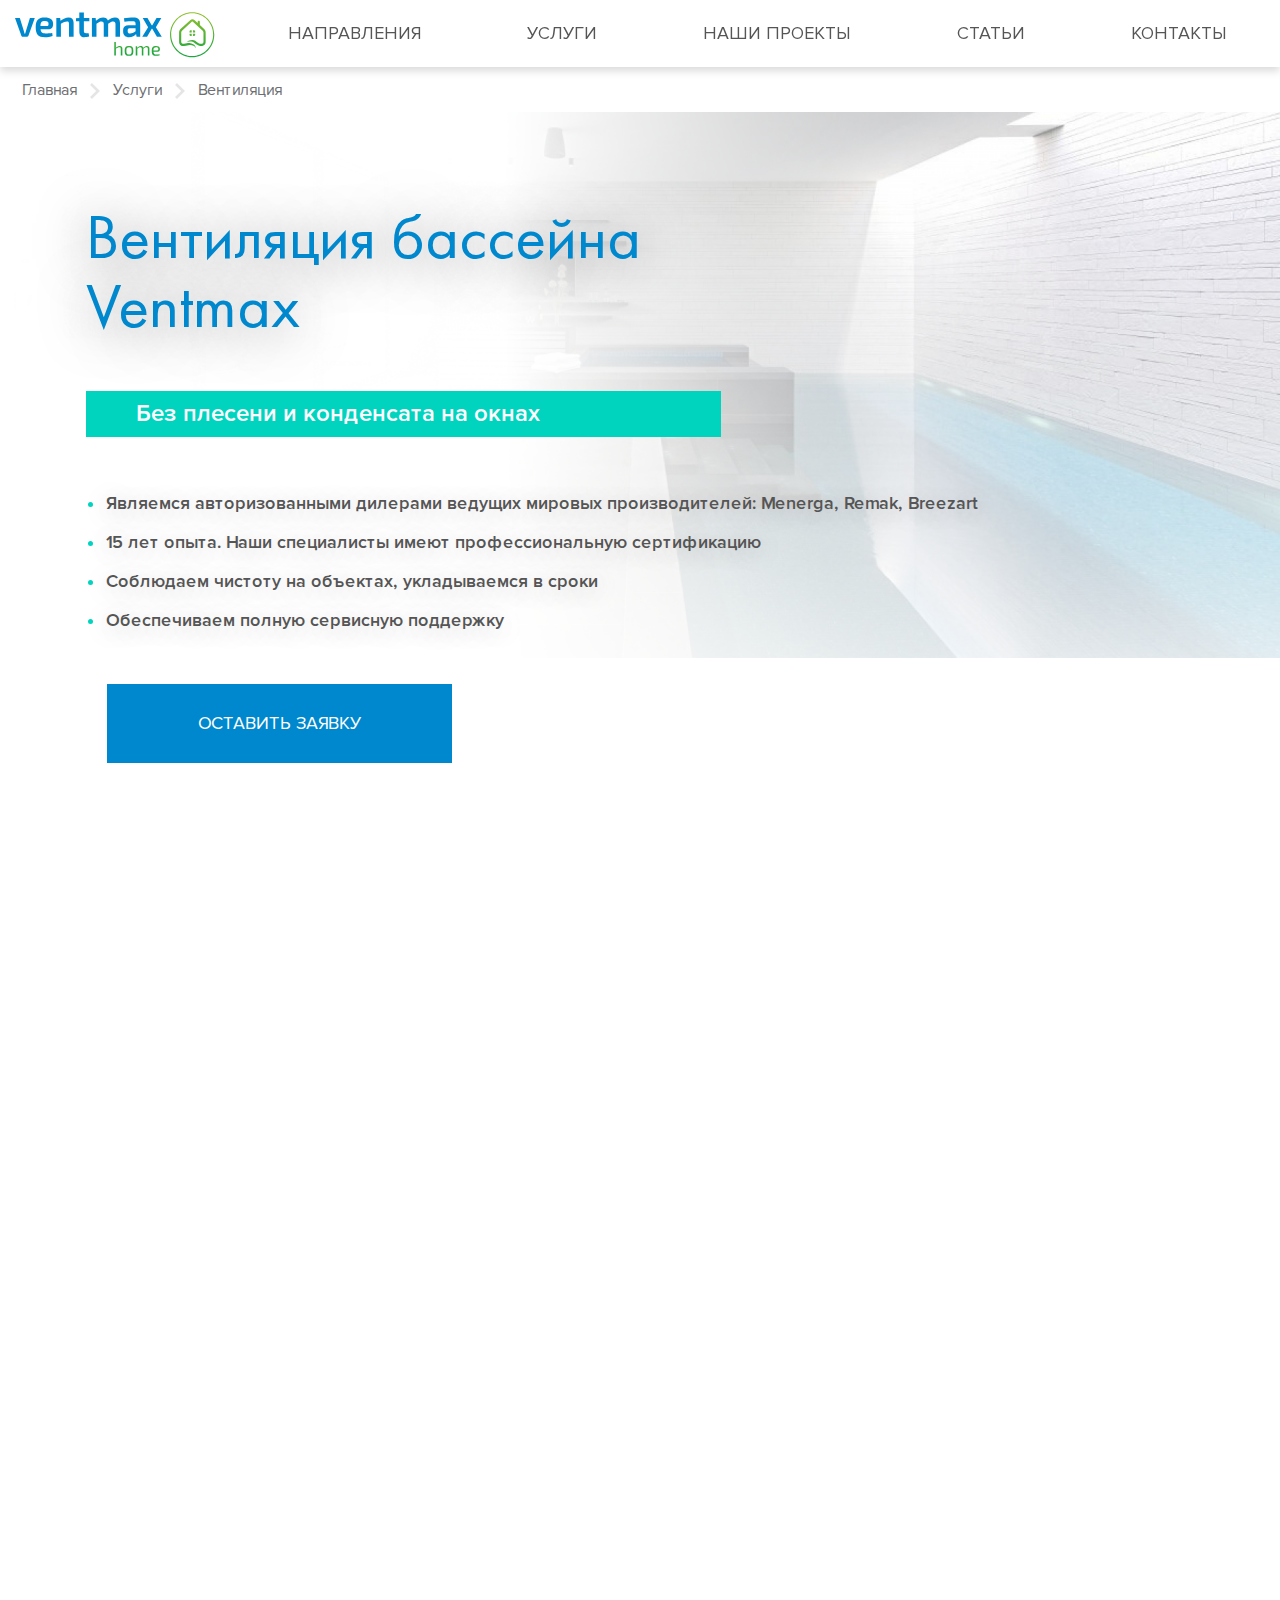
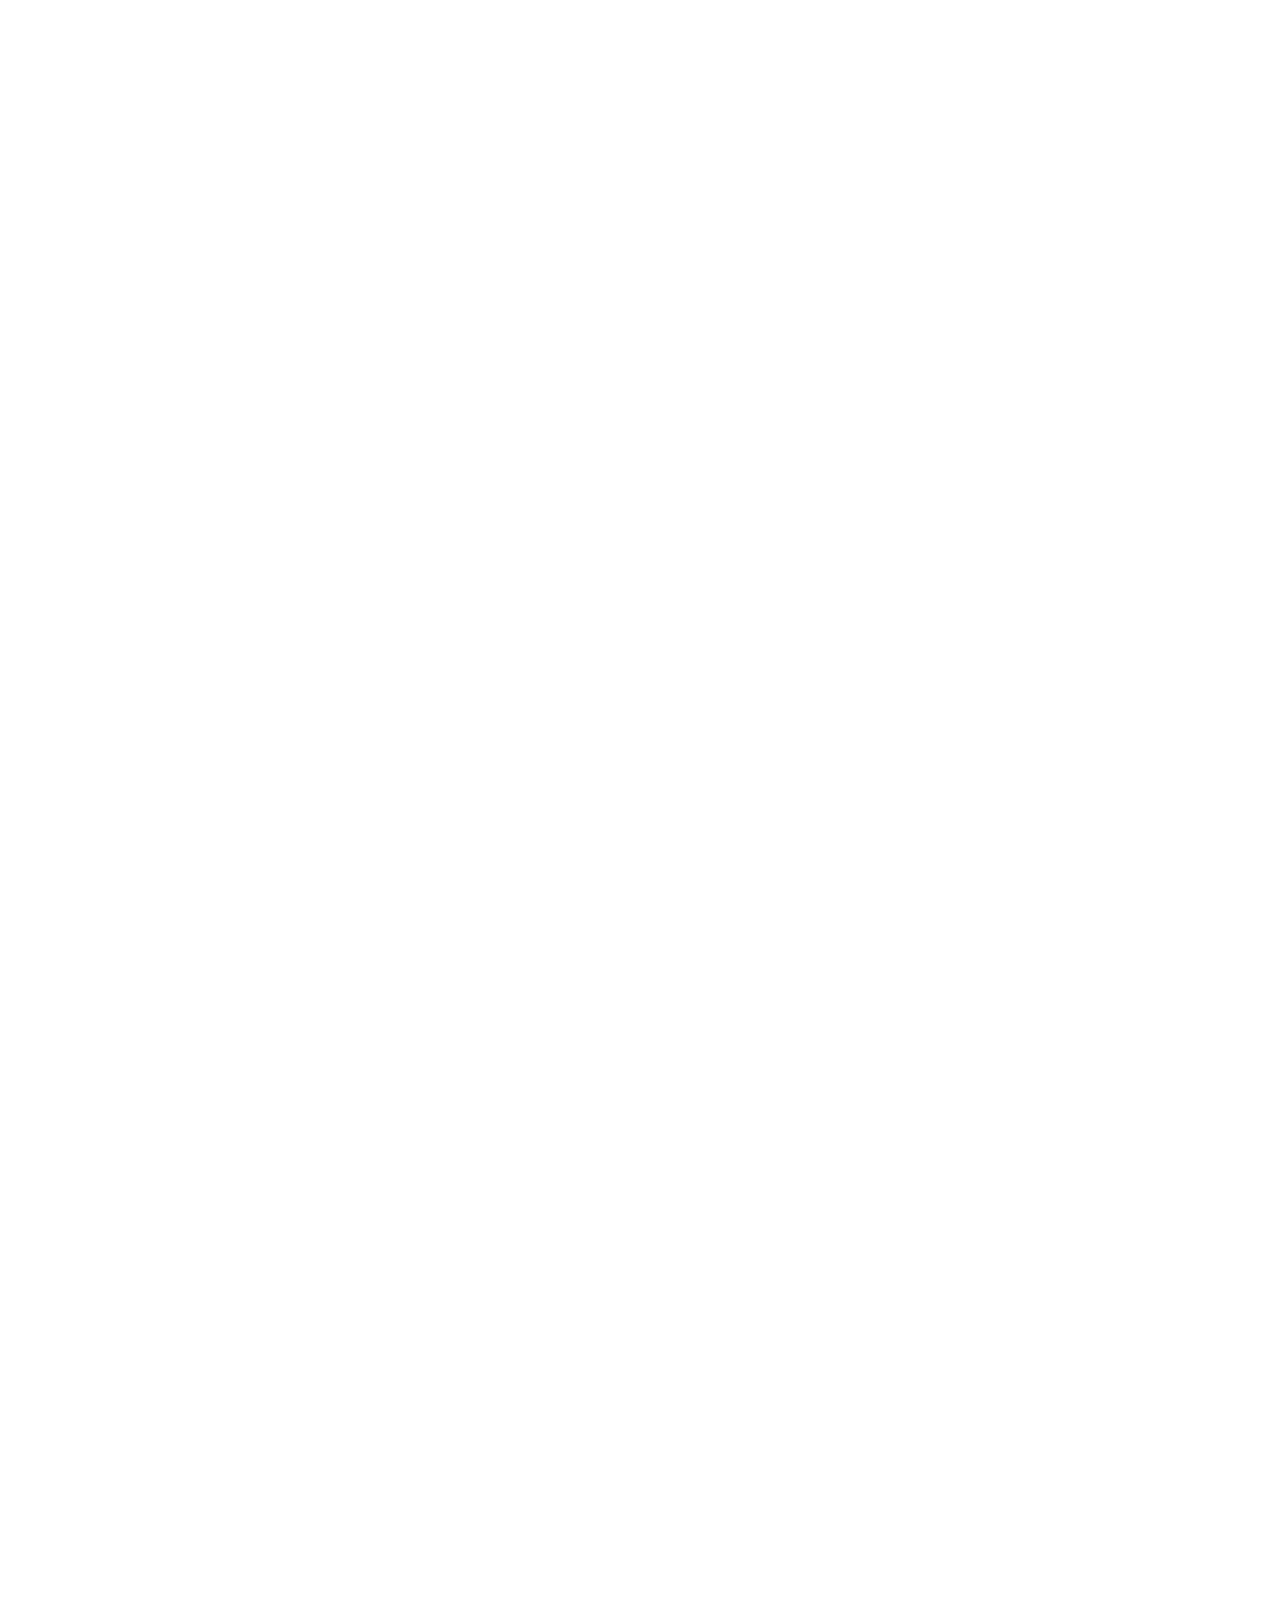
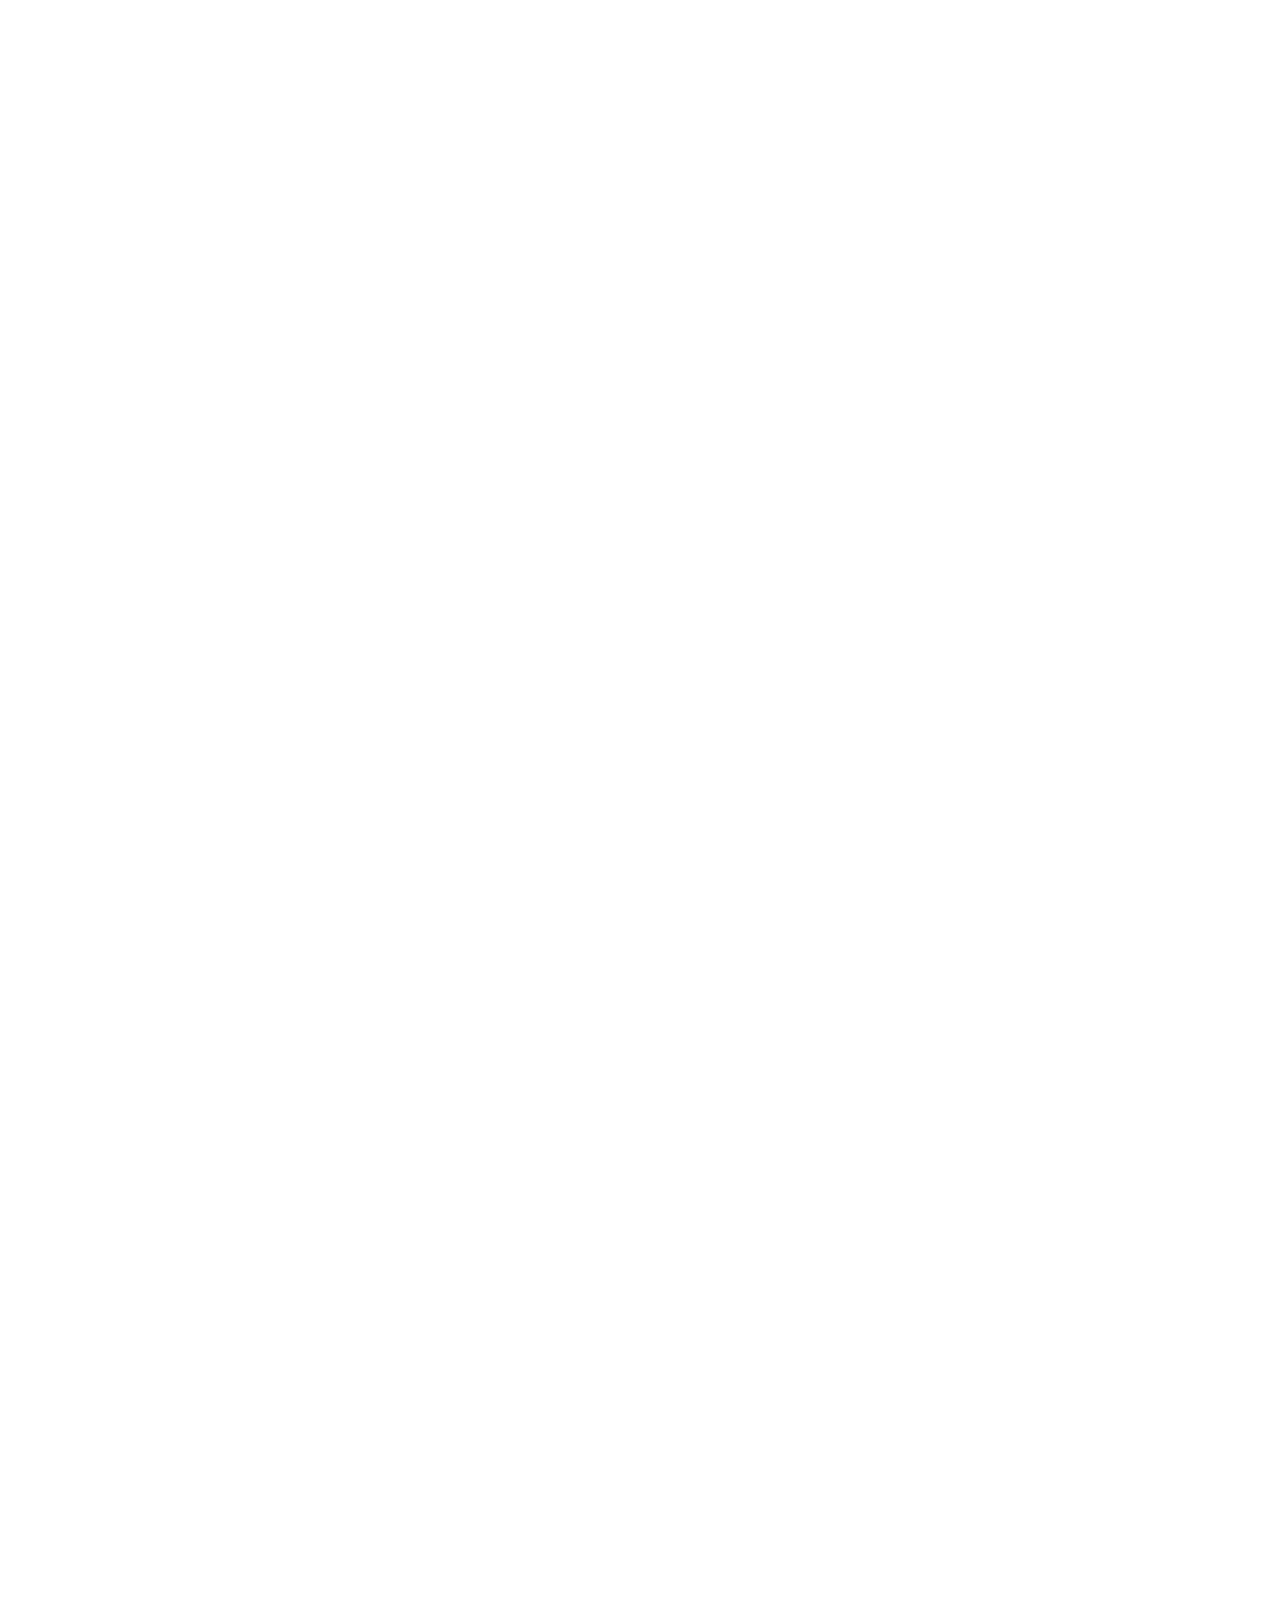
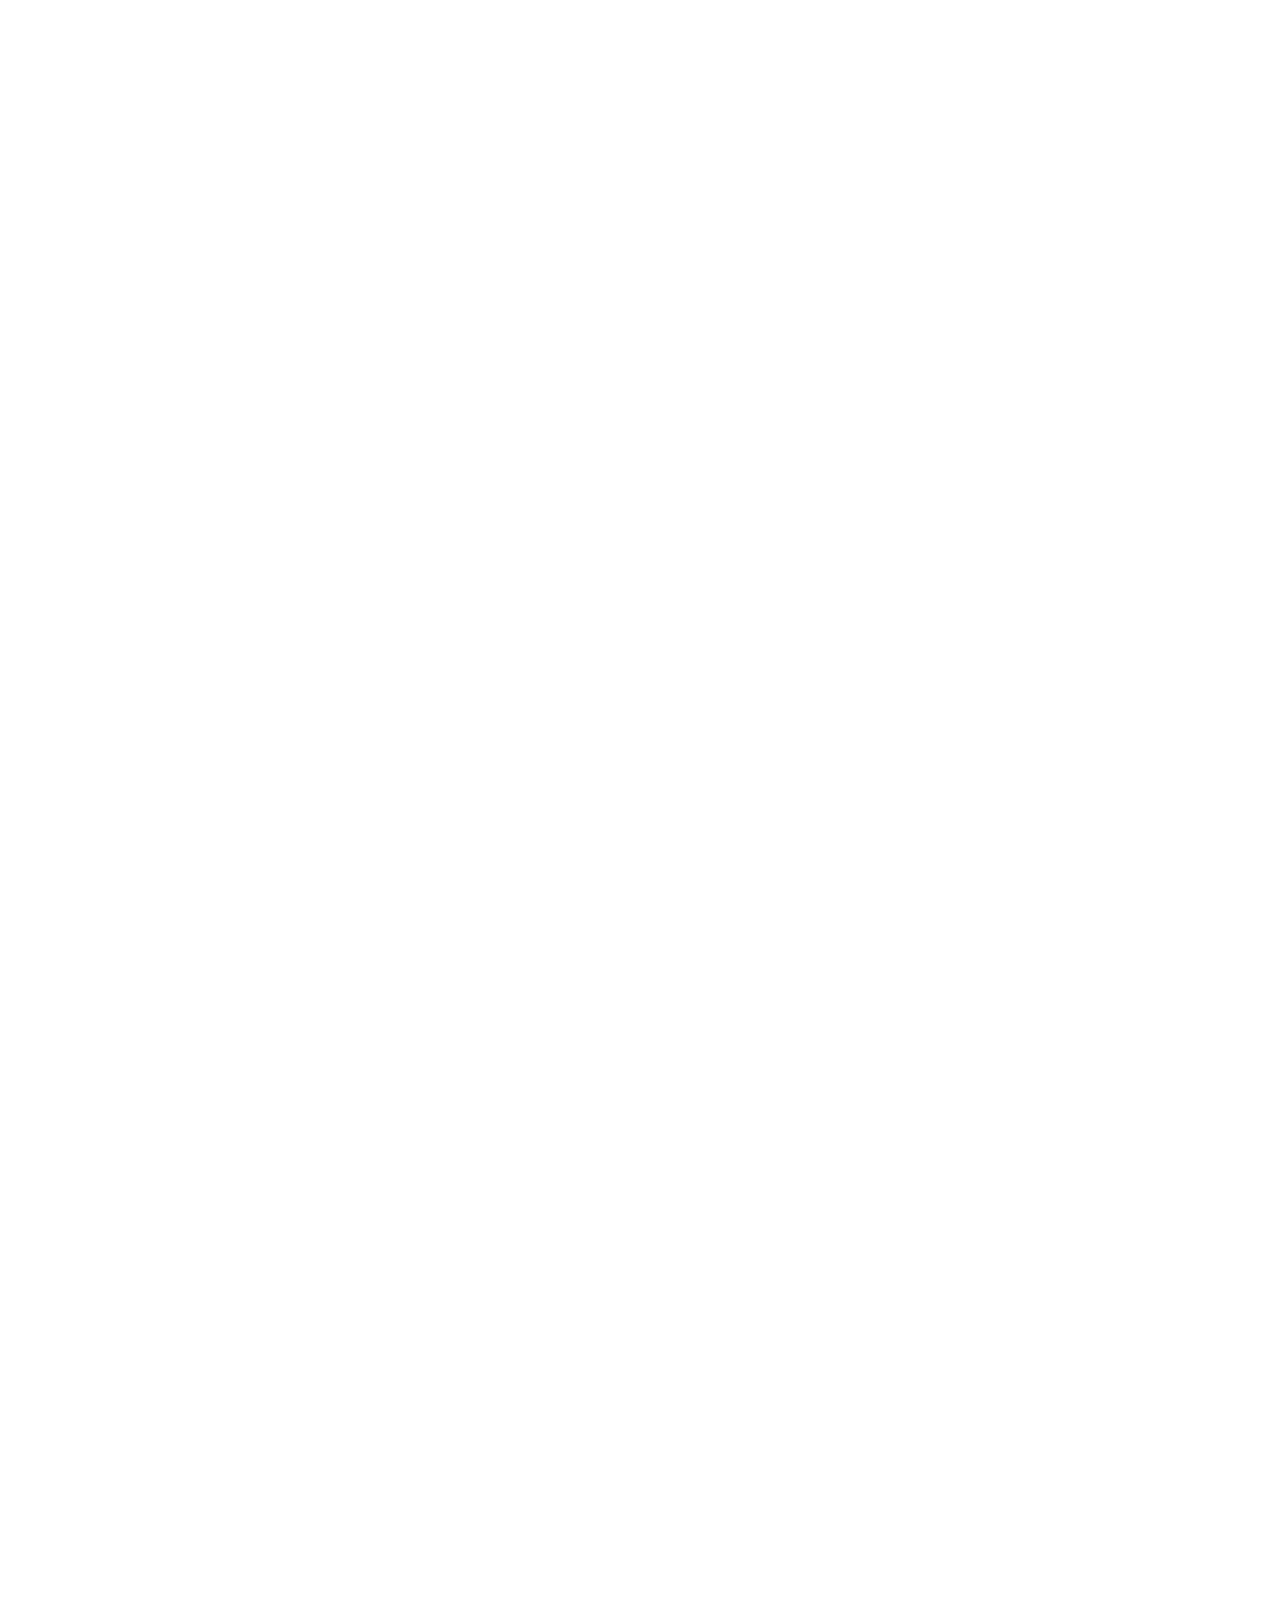
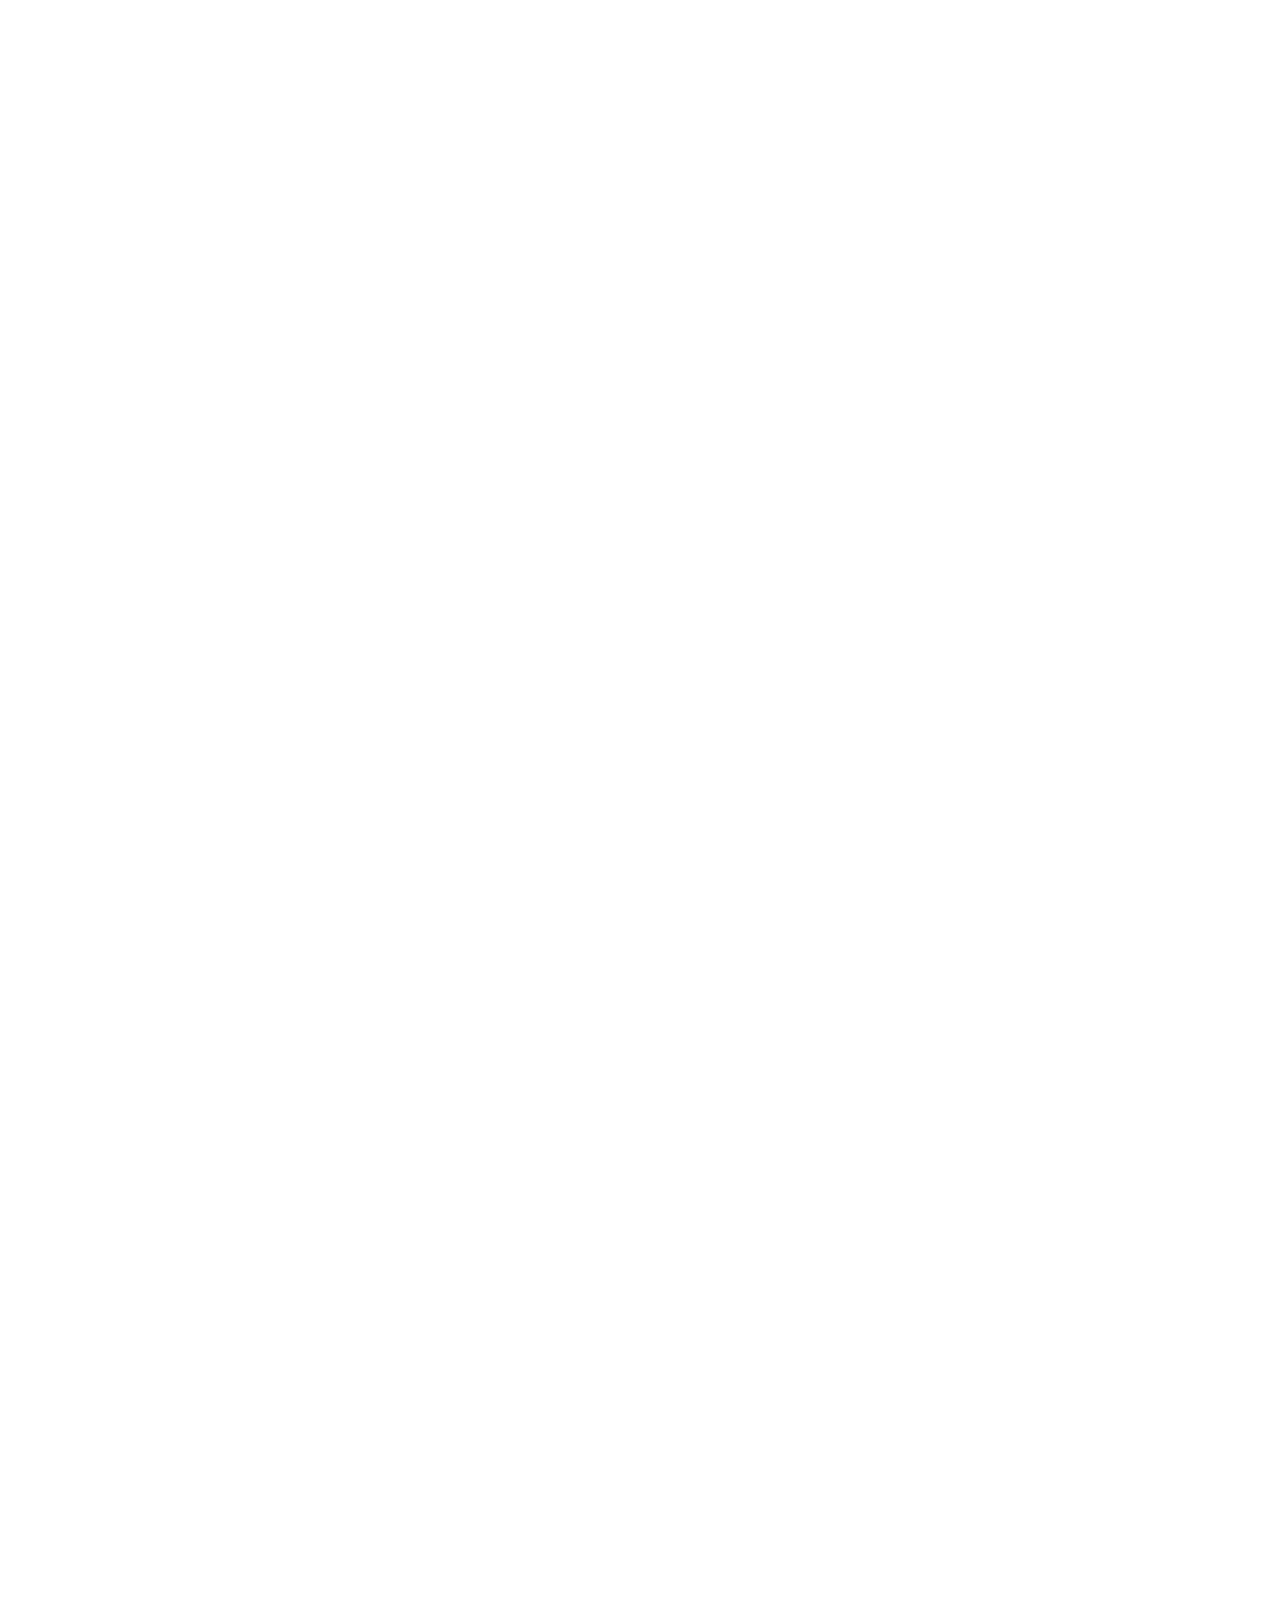
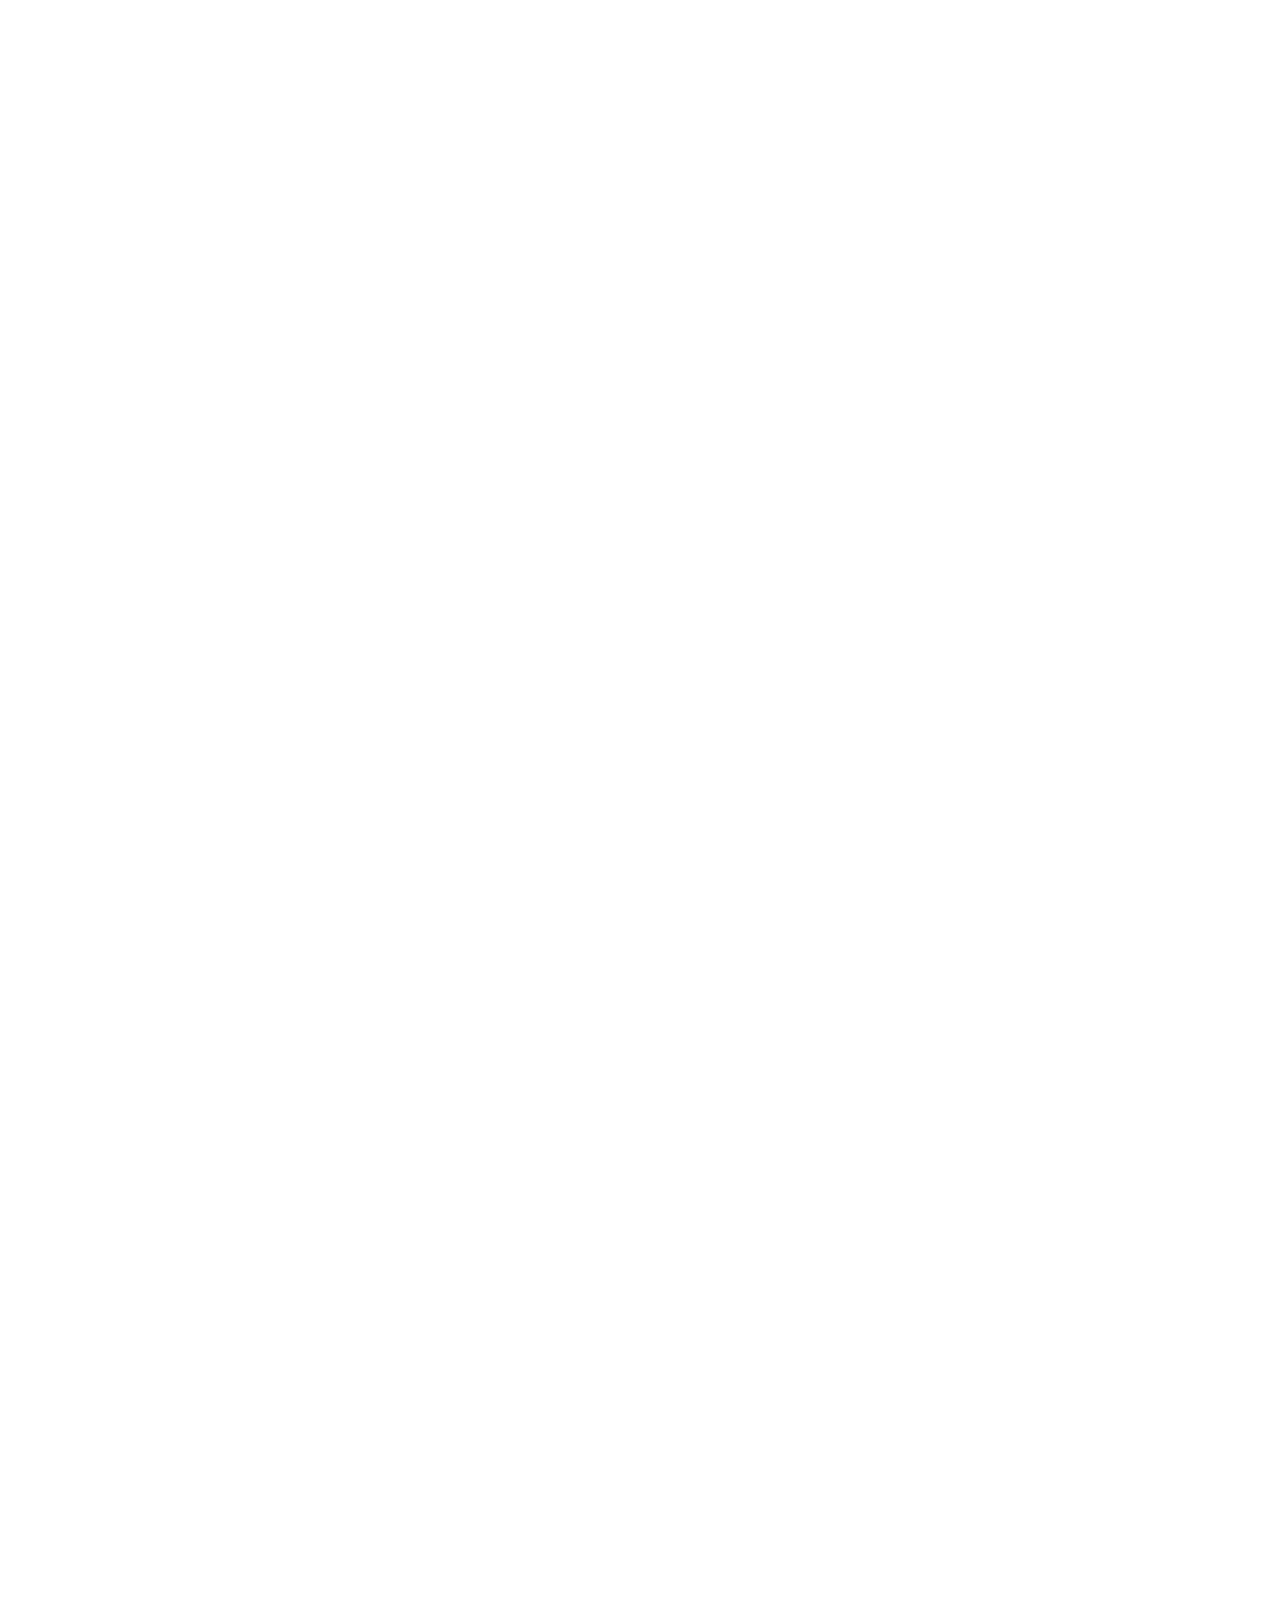
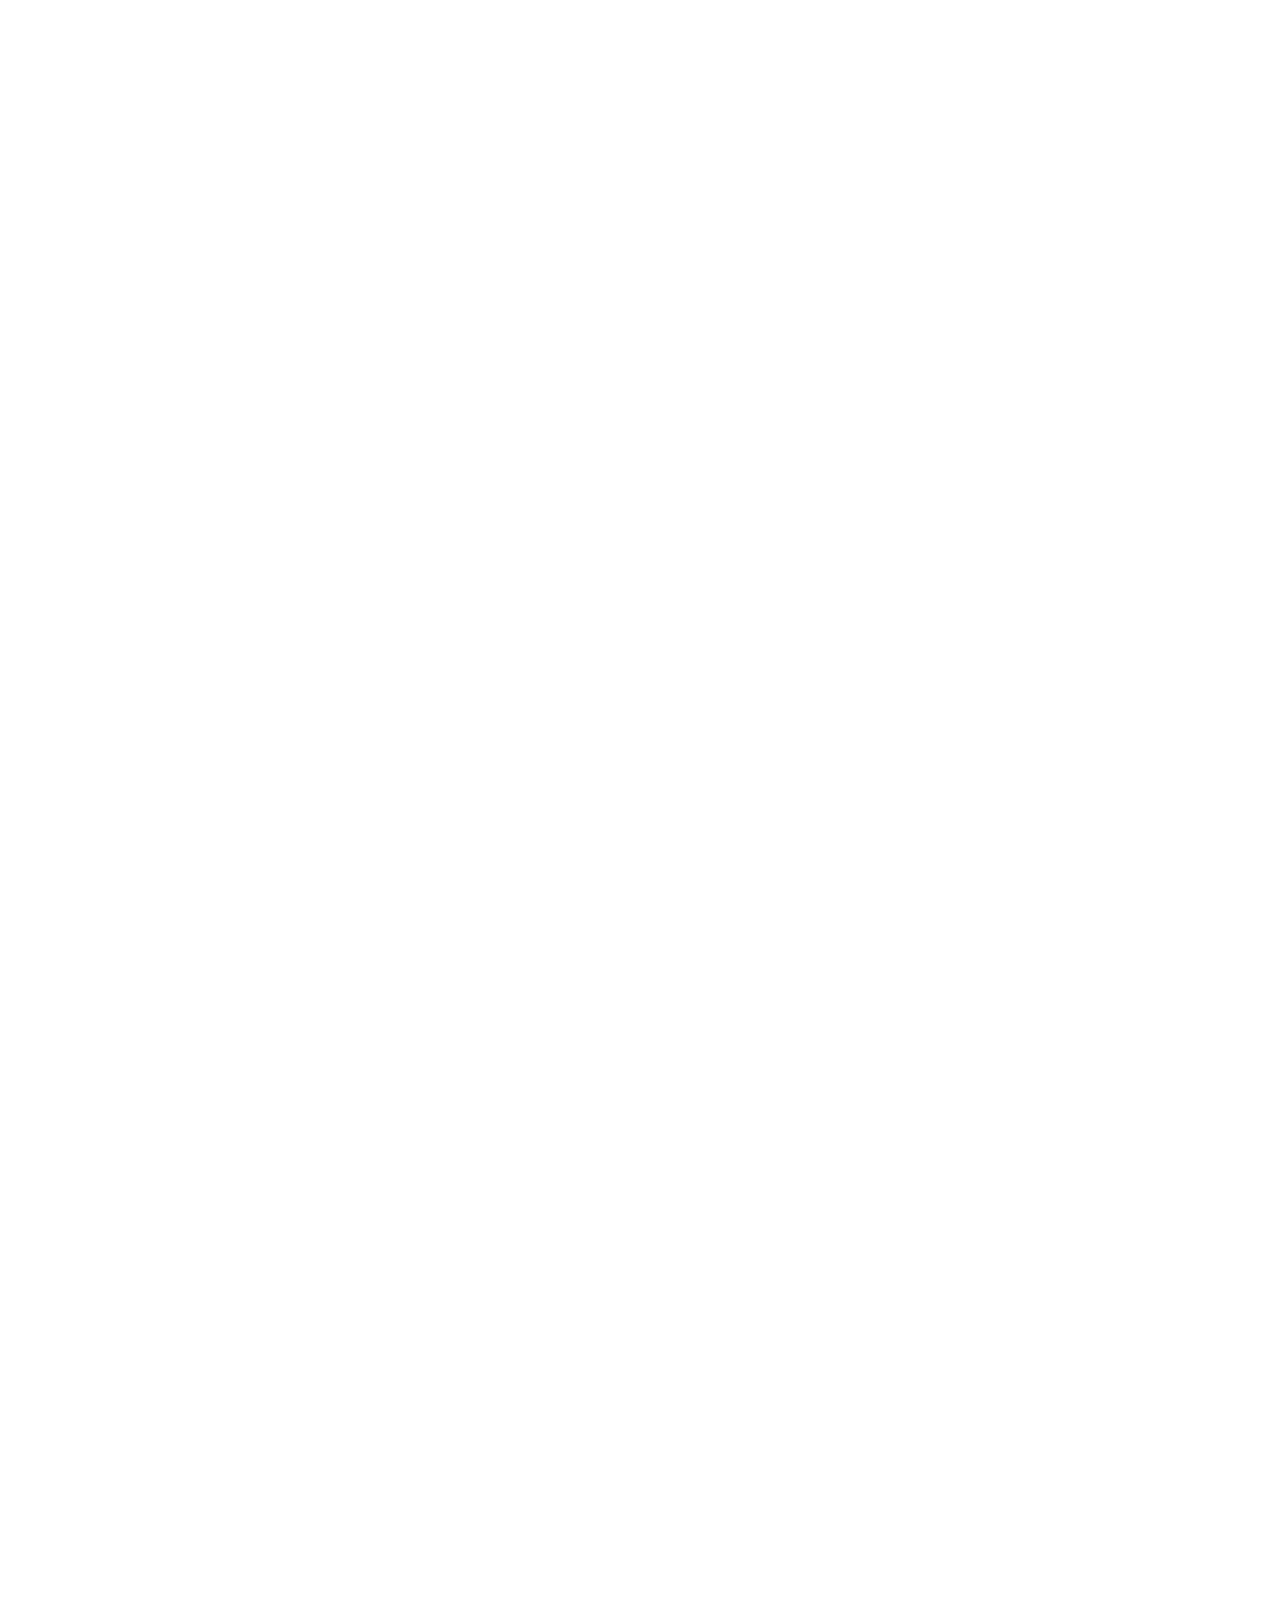
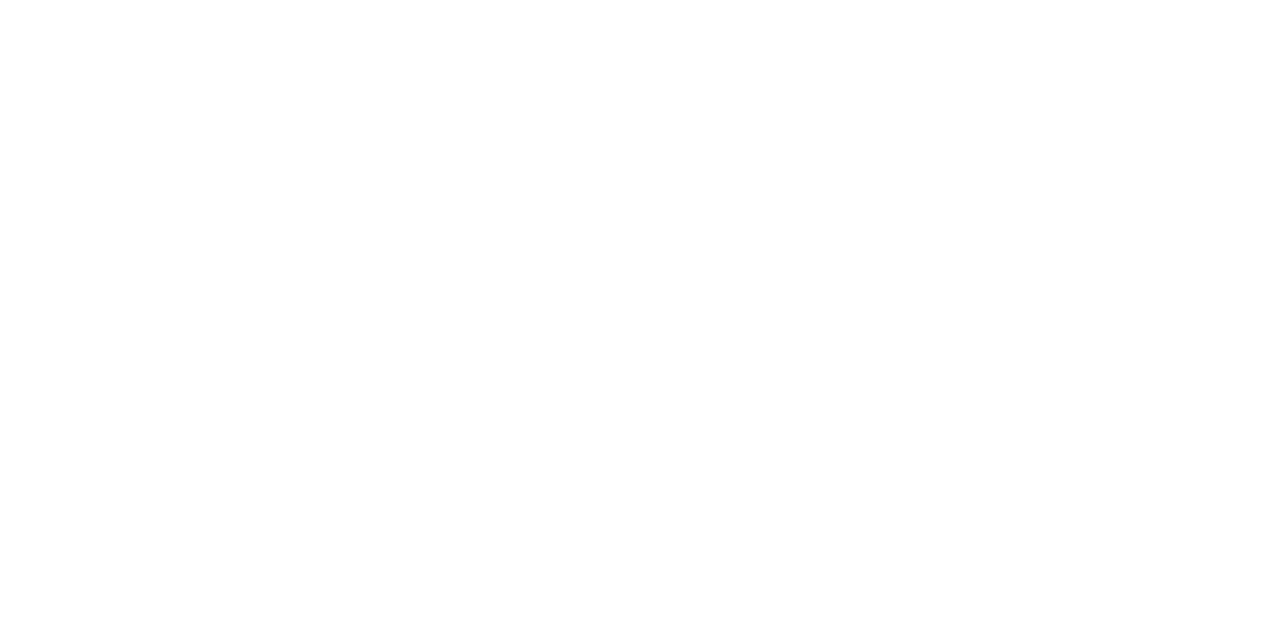
<file: old/site/page-pool-ventilation.html>
<!DOCTYPE html>
<html lang="ru">
<head>
	<meta charset="utf-8">
	<title>Вентиляция бассейна Ventmax</title>
	<meta http-equiv="X-UA-Compatible" content="IE=edge">
	<meta name="viewport" content="width=device-width, initial-scale=1, maximum-scale=1">
	<link rel="shortcut icon" href="img/favicon/favicon.ico" type="image/x-icon">
	<link rel="stylesheet" href="css/fonts.css">
	<link rel="stylesheet" href="css/all.min.css">
    <link rel="stylesheet" href="css/main.css">
    <link rel="stylesheet" href="css/slick.css">
	<link rel="stylesheet" href="css/new.css">
</head>
<body>

    <header class="header">
        <div class="header-wrapper">
            <div class="logo">
                <a href="#"><img src="img/svg/logo.svg" alt=""></a>
            </div>
            <nav class="menu-main">
                <ul>
                    <li class="has-submenu">
                        <a href="#"><span>Направления</span></a>
                        <ul>
                            <li><a href="#"><span>Вентиляция</span></a></li>
                            <li><a href="#"><span>Кондиционирование</span></a></li>
                            <li><a href="#"><span>Увлажнение</span></a></li>
                            <li><a href="#"><span>Вентиляция бассейнов</span></a></li>
                        </ul>
                    </li>
                    <li class="has-submenu">
                        <a href="#"><span>Услуги</span></a>
                        <ul>
                            <li><a href="#"><span>Проектирование</span></a></li>
                            <li><a href="#"><span>Монтаж</span></a></li>
                            <li><a href="#"><span>Сервис</span></a></li>
                            <li><a href="#"><span>Экспертиза</span></a></li>
                        </ul>
                    </li>
                    <li>
                        <a href="#"><span>Наши проекты</span></a>
                    </li>
                    <li><a href="#"><span>Статьи</span></a></li>
                    <li><a href="#"><span>Контакты</span></a></li>
                </ul>
            </nav>
            <div class="btn-menu-mobile"><span></span></div>
        </div>
    </header>

    <nav class="page-breadcrumbs">
        <ul class="breadcrumbs">
            <li class="breadcrumbs__item"><a href="#" class="breadcrumbs__link">Главная</a></li>
            <li class="breadcrumbs__item breadcrumbs__item--separator">
                <img src="img/svg/arrow-next.svg" alt="">
            </li>
            <li class="breadcrumbs__item"><a href="#" class="breadcrumbs__link">Услуги</a></li>
            <li class="breadcrumbs__item breadcrumbs__item--separator">
                <img src="img/svg/arrow-next.svg" alt="">
            </li>
            <li class="breadcrumbs__item"><a href="#" class="breadcrumbs__link">Вентиляция</a></li>
        </ul>
    </nav>

    <main class="page-insert page-pool-ventilation">
        <section class="main-banner insert-banner">
            <div class="float-element line-gradient">
                <img src="img/svg/line-gradient.svg" alt="">
            </div>
            <div class="float-element line-horizontal"></div>
            <div class="float-element line-vertical"></div>

            <div class="container">
                <div class="main-banner__wrapper">
                    <h1 class="main-banner__title">Вентиляция бассейна<br>Ventmax</h1>

                    <div class="main-banner__slogan">Без плесени и конденсата на окнах</div>

                    <ul class="main-banner__list">
                        <li>
                            Являемся авторизованными дилерами ведущих мировых производителей: Menerga, Remak, Breezart
                        </li>
                        <li>
                            15 лет опыта. Наши специалисты имеют профессиональную сертификацию
                        </li>
                        <li>
                            Соблюдаем чистоту на объектах, укладываемся в сроки
                        </li>
                        <li>
                            Обеспечиваем полную сервисную поддержку
                        </li>
                    </ul>
                    <div class="main-banner__btn">
                        <a data-fancybox data-src="#modal-contact-form" href="javascript:;" class="btn-def btn-def--bg-blue">
                            <span>Оставить заявку</span>
                        </a>
                    </div>
                </div>
            </div>
        </section>

        <section class="recommendations">
            <div class="container">
                <div class="hedding">
                    <div class="hedding-title">
                        Рекомендуемые параметры воздуха в бассейне
                    </div>
                    <div class="hedding-description">
                        В соответствии с нормативными документами СП 31 «Бассейны для плавания» и Р НП АВОК 7.5-2012 «Обеспечение микроклимата и энергосбережение в крытых плавательных бассейнах. Нормы проектирования»
                    </div>
                </div>
                <ul class="recommendations-list">
                    <li class="recommendations-list__item">
                        <span class="recommendations-list__item-image">
                            <svg width="36" height="81" viewBox="0 0 36 81" fill="none" xmlns="http://www.w3.org/2000/svg">
                                <path d="M32.6344 53.5035C31.2881 51.3966 29.4993 49.6078 27.3923 48.2614V40.256H31.3691C32.1012 40.256 32.6947 39.6625 32.6947 38.9304C32.6947 38.1983 32.1012 37.6048 31.3691 37.6048H27.3923V34.9536H31.3691C32.1012 34.9536 32.6947 34.36 32.6947 33.628C32.6947 32.8959 32.1012 32.3024 31.3691 32.3024H27.3923V29.6512H31.3691C32.1012 29.6512 32.6947 29.0576 32.6947 28.3256C32.6947 27.5935 32.1012 26.9999 31.3691 26.9999H27.3923V24.3487H31.3691C32.1012 24.3487 32.6947 23.7552 32.6947 23.0231C32.6947 22.2911 32.1012 21.6975 31.3691 21.6975H27.3923V19.0463H31.3691C32.1012 19.0463 32.6947 18.4528 32.6947 17.7207C32.6947 16.9886 32.1012 16.3951 31.3691 16.3951H27.3923V9.76705C27.3865 4.64473 23.2353 0.493593 18.113 0.487793C12.9907 0.493593 8.83958 4.64473 8.83378 9.76705V48.2614C0.81385 53.3862 -1.53314 64.0421 3.59166 72.062C8.71646 80.0819 19.3724 82.4289 27.3923 77.3041C35.4122 72.1791 37.7592 61.5232 32.6344 53.5035ZM18.113 77.373C10.0598 77.3828 3.52339 70.8623 3.51362 62.8091C3.50732 57.5858 6.29507 52.7582 10.8222 50.153C11.2323 49.9162 11.485 49.4786 11.485 49.005V9.76705C11.4893 6.10837 14.4544 3.14332 18.113 3.13901C21.7709 3.14564 24.7344 6.1092 24.7411 9.76705V49.005C24.7411 49.4786 24.9938 49.9162 25.4039 50.153C32.3839 54.1698 34.786 63.0845 30.7691 70.0645C28.164 74.5916 23.3363 77.3793 18.113 77.373Z" fill="white"/>
                            </svg>                                
                        </span>
                        <span class="recommendations-list__item-text">
                            Температура в помещении <br> 27 – 31 º С
                        </span>
                    </li>
                    <li class="recommendations-list__item">
                        <span class="recommendations-list__item-image">
                            <svg width="73" height="73" viewBox="0 0 73 73" fill="none" xmlns="http://www.w3.org/2000/svg">
                                <g clip-path="url(#clip0)">
                                <path d="M45.0174 28.7556C44.5598 29.1231 44.4863 29.7924 44.8538 30.2506C52.0274 39.1872 55.8192 46.3426 55.8192 50.943C55.8192 61.6127 47.139 70.2929 36.4693 70.2929C25.7995 70.2929 17.1193 61.6127 17.1193 50.943C17.1193 41.4354 32.8151 24.5222 36.4698 20.7138C37.5155 21.8014 39.5454 23.9585 41.8981 26.6953C42.2811 27.1407 42.9521 27.1916 43.3975 26.8086C43.843 26.4256 43.8938 25.7546 43.5108 25.3092C40.0423 21.2736 37.2502 18.4661 37.2226 18.4379C36.813 18.0273 36.1261 18.0273 35.7165 18.4379C34.8699 19.2873 14.9927 39.3629 14.9927 50.943C14.9927 62.7855 24.6268 72.4196 36.4693 72.4196C48.3113 72.4196 57.9459 62.7849 57.9459 50.943C57.9459 45.7805 54.0988 38.3703 46.5123 28.9192C46.1448 28.4616 45.4755 28.3881 45.0174 28.7556Z" fill="white"/>
                                <path d="M61.1089 5.29603C58.8242 2.50009 56.5749 0.361272 56.4804 0.27174C56.0703 -0.116784 55.4281 -0.116784 55.018 0.27174C54.9235 0.361824 52.6741 2.50009 50.39 5.29603C47.2204 9.17519 45.6133 12.3226 45.6133 14.6527C45.6133 20.2412 50.1606 24.7886 55.7492 24.7886C61.3383 24.7886 65.8851 20.2412 65.8851 14.6527C65.8851 12.3226 64.2779 9.17519 61.1089 5.29603ZM55.7492 22.6619C51.3328 22.6619 47.7399 19.069 47.7399 14.6527C47.7399 11.2521 52.9798 5.30266 55.7492 2.52938C58.5191 5.30155 63.7584 11.2488 63.7584 14.6527C63.7584 19.069 60.1655 22.6619 55.7492 22.6619Z" fill="white"/>
                                <path d="M27.3265 14.6535C27.3265 12.3235 25.7193 9.17603 22.5503 5.29742C20.2656 2.50093 18.0163 0.362663 17.9218 0.273131C17.5117 -0.115946 16.8695 -0.115946 16.4594 0.273131C16.3649 0.362663 14.1155 2.50093 11.8314 5.29742C8.66129 9.17603 7.05469 12.3235 7.05469 14.6535C7.05469 20.2421 11.6015 24.7894 17.1906 24.7894C22.7791 24.7894 27.3265 20.2421 27.3265 14.6535ZM9.18079 14.6535C9.18079 11.2529 14.4212 5.3035 17.1906 2.53022C19.96 5.30239 25.1998 11.2496 25.1998 14.6535C25.1998 19.0699 21.6069 22.6627 17.1906 22.6627C12.7742 22.6627 9.18079 19.0699 9.18079 14.6535Z" fill="white"/>
                                <path d="M42.5224 42.2528L28.9135 55.8617C28.5261 56.2485 28.5007 56.888 28.8566 57.3041C29.2545 57.7684 29.9846 57.7977 30.4168 57.3649L44.0257 43.7561C44.4352 43.3465 44.4352 42.6623 44.0257 42.2528C43.6161 41.8427 42.9319 41.8427 42.5224 42.2528Z" fill="white"/>
                                <path d="M41.0058 51.0137C39.1687 51.0137 37.6743 52.5081 37.6743 54.3451C37.6743 56.1822 39.1687 57.6766 41.0058 57.6766C42.8428 57.6766 44.3373 56.1822 44.3373 54.3451C44.3373 52.5081 42.8428 51.0137 41.0058 51.0137ZM41.0058 55.55C40.3415 55.55 39.801 55.0094 39.801 54.3451C39.801 53.6808 40.3415 53.1403 41.0058 53.1403C41.6701 53.1403 42.2106 53.6808 42.2106 54.3451C42.2106 55.0094 41.6701 55.55 41.0058 55.55Z" fill="white"/>
                                <path d="M31.9335 48.604C33.7706 48.604 35.265 47.1096 35.265 45.2726C35.265 43.4355 33.7706 41.9411 31.9335 41.9411C30.0965 41.9411 28.6021 43.4355 28.6021 45.2726C28.6021 47.1096 30.0965 48.604 31.9335 48.604ZM31.9335 44.0678C32.5978 44.0678 33.1383 44.6083 33.1383 45.2726C33.1383 45.9369 32.5978 46.4774 31.9335 46.4774C31.2692 46.4774 30.7287 45.9369 30.7287 45.2726C30.7287 44.6083 31.2692 44.0678 31.9335 44.0678Z" fill="white"/>
                                </g>
                                <defs>
                                <clipPath id="clip0">
                                <rect width="72.439" height="72.439" fill="white" transform="translate(0.12207 0.121948)"/>
                                </clipPath>
                                </defs>
                            </svg>                                                               
                        </span>
                        <span class="recommendations-list__item-text">
                            Относительная <br> влажность 50 – 65 %
                        </span>
                    </li>
                    <li class="recommendations-list__item">
                        <span class="recommendations-list__item-image">
                            <svg width="74" height="74" viewBox="0 0 74 74" fill="none" xmlns="http://www.w3.org/2000/svg">
                                <g clip-path="url(#clip0)">
                                <path d="M64.3164 19.2439C59.0451 19.2439 54.7554 23.5335 54.7554 28.8049C54.7554 29.5598 55.3663 30.1707 56.1213 30.1707C56.8763 30.1707 57.4871 29.5598 57.4871 28.8049C57.4871 25.0396 60.5497 21.9756 64.3164 21.9756C68.0831 21.9756 71.1457 25.0396 71.1457 28.8049C71.1457 32.5702 68.0831 35.6341 64.3164 35.6341H1.70326C0.948281 35.6341 0.337402 36.245 0.337402 37C0.337402 37.755 0.948281 38.3658 1.70326 38.3658H64.3164C69.5878 38.3658 73.8774 34.0762 73.8774 28.8049C73.8774 23.5335 69.5878 19.2439 64.3164 19.2439Z" fill="white"/>
                                <path d="M36.9996 8.31708C31.7283 8.31708 27.4387 12.6067 27.4387 17.8781C27.4387 18.633 28.0495 19.2439 28.8045 19.2439C29.5595 19.2439 30.1704 18.633 30.1704 17.8781C30.1704 14.1127 33.2329 11.0488 36.9996 11.0488C40.7663 11.0488 43.8289 14.1127 43.8289 17.8781C43.8289 21.6434 40.7663 24.7073 36.9996 24.7073H1.48744C0.73246 24.7073 0.121582 25.3182 0.121582 26.0732C0.121582 26.8281 0.73246 27.439 1.48744 27.439H36.9996C42.271 27.439 46.5606 23.1494 46.5606 17.8781C46.5606 12.6067 42.271 8.31708 36.9996 8.31708Z" fill="white"/>
                                <path d="M36.9996 46.561H1.48744C0.73246 46.561 0.121582 47.1719 0.121582 47.9268C0.121582 48.6818 0.73246 49.2927 1.48744 49.2927H36.9996C40.7663 49.2927 43.8289 52.3566 43.8289 56.1219C43.8289 59.8873 40.7663 62.9512 36.9996 62.9512C33.2329 62.9512 30.1704 59.8873 30.1704 56.1219C30.1704 55.367 29.5595 54.7561 28.8045 54.7561C28.0495 54.7561 27.4387 55.367 27.4387 56.1219C27.4387 61.3933 31.7283 65.6829 36.9996 65.6829C42.271 65.6829 46.5606 61.3933 46.5606 56.1219C46.5606 50.8506 42.271 46.561 36.9996 46.561Z" fill="white"/>
                                </g>
                                <defs>
                                <clipPath id="clip0">
                                <rect width="73.7561" height="73.7561" fill="white" transform="translate(0.121582 0.121948)"/>
                                </clipPath>
                                </defs>
                            </svg>                                                              
                        </span>
                        <span class="recommendations-list__item-text">
                            Подвижность воздуха в <br> рабочей зоне < 0.2 м/с
                        </span>
                    </li>
                    <li class="recommendations-list__item">
                        <span class="recommendations-list__item-image">
                            <svg width="78" height="78" viewBox="0 0 78 78" fill="none" xmlns="http://www.w3.org/2000/svg">
                                <g clip-path="url(#clip0)">
                                <path d="M6.92476 34.1182C7.32235 34.2772 7.78344 34.2772 8.18103 34.0864L20.6002 28.4413C21.3952 28.0597 21.7291 27.1056 21.3475 26.3106C20.9818 25.5473 20.0754 25.1974 19.2962 25.5473L10.598 29.5068C14.7483 17.0876 26.3088 8.78704 39.6183 8.78704C53.564 8.78704 65.7605 18.1054 69.2747 31.4467C69.4972 32.2894 70.3719 32.7984 71.2146 32.5757C72.0573 32.3531 72.5663 31.4785 72.3435 30.6357C68.4635 15.911 55.0108 5.60678 39.6182 5.60678C24.9411 5.60678 12.1721 14.7661 7.56072 28.4732L3.90342 19.3299C3.63314 18.503 2.72676 18.0419 1.89983 18.3122C1.0729 18.5824 0.611803 19.4888 0.88208 20.3157C0.898031 20.3794 0.929784 20.4429 0.961538 20.5066L6.03417 33.2277C6.19324 33.6253 6.51122 33.9593 6.92476 34.1182Z" fill="white"/>
                                <path d="M77.0982 57.5888C77.0822 57.5571 77.0664 57.5252 77.0664 57.4934L71.9938 44.7722C71.8347 44.3747 71.5167 44.0407 71.1033 43.8818C70.7057 43.7227 70.2447 43.7387 69.8471 43.9136L57.4279 49.5587C56.6169 49.8926 56.2353 50.8307 56.5692 51.6417C56.9032 52.4527 57.8413 52.8343 58.6523 52.5004C58.684 52.4844 58.7159 52.4686 58.7477 52.4527L67.4459 48.4932C63.2638 60.9123 51.6874 69.2129 38.3938 69.2129C24.4481 69.2129 12.2516 59.8946 8.73745 46.5533C8.51488 45.7105 7.64025 45.2016 6.79752 45.4243C5.95478 45.6469 5.44584 46.5215 5.66856 47.3642C9.53263 62.105 23.0013 72.3932 38.3939 72.3932C53.071 72.3932 65.8241 63.2339 70.4514 49.5268L74.1087 58.6701C74.4109 59.497 75.3173 59.9264 76.1441 59.6242C76.9709 59.3221 77.4002 58.4158 77.0982 57.5888Z" fill="white"/>
                                </g>
                                <defs>
                                <clipPath id="clip0">
                                <rect width="76.3902" height="76.3902" fill="white" transform="translate(0.804688 0.804871)"/>
                                </clipPath>
                                </defs>
                            </svg>                                                              
                        </span>
                        <span class="recommendations-list__item-text"> 
                            Приток воздуха на <br> человека > 80 м3/час
                        </span>
                    </li>
                </ul>
            </div>
        </section>

        <section class="danger">
            <div class="container">
                <h2 class="danger-title">
                    Чем опасна недостаточная вентиляция?
                </h2>
                <ul class="danger-list">
                    <li class="danger-item">
                        <img src="img/pool/danger/1.jpg" alt="" class="danger-item__image">
                        <span class="danger-item__text">
                            Чрезмерная нагрузка на сердце из-за повышенной влажности и концентрации СО2 
                        </span>
                    </li>
                    <li class="danger-item">
                        <img src="img/pool/danger/2.jpg" alt="" class="danger-item__image">
                        <span class="danger-item__text">
                            Скользкий пол из-за образования водяной пленки
                        </span>
                    </li>
                    <li class="danger-item">
                        <img src="img/pool/danger/3.jpg" alt="" class="danger-item__image">
                        <span class="danger-item__text">
                            Развитие грибка и плесени, опасных для человека и разрушающих отделочные материалы
                        </span>
                    </li>
                    <li class="danger-item">
                        <img src="img/pool/danger/4.jpg" alt="" class="danger-item__image">
                        <span class="danger-item__text">
                            Переохлаждение и простуда из-за сквозняков и неправильного распределения воздуха
                        </span>
                    </li>
                    <li class="danger-item">
                        <img src="img/pool/danger/5.jpg" alt="" class="danger-item__image">
                        <span class="danger-item__text">
                            Конденсат на окнах и стеклянной крыше
                        </span>
                    </li>
                    <li class="danger-item">
                        <img src="img/pool/danger/6.jpg" alt="" class="danger-item__image">
                        <span class="danger-item__text">
                            Коррозия металлических частей оборудования и интерьера
                        </span>
                    </li>
                </ul>
            </div>
        </section>

        <section class="types">
            <div class="container">
                <h2 class="types-title">
                    Виды вентиляции бассейна
                </h2>
                <p class="types-subtitle">
                    Мы подбираем оптимальную систему увлажнения для каждого помещения, в зависимости от его площади и назначения. <br>
                    Во всех наших системах вода проходит предварительную очистку.
                </p>
                <ul class="types-list">
                    <li class="types-item">
                        <img src="img/pool/types/1.jpg" alt="" class="types-item__image">
                        <div class="types-item__content">
                            <h4 class="types-item__title">
                                Раздельная система
                            </h4>
                            <p class="types-item__subtitle">
                                Три независимых установки: приточная, вытяжная, осушитель воздуха. Такая система дешевле, однако много недостатков: неудобное управление отдельно каждой установкой, неравномерное распределение воздуха, высокое энергопотребление, настенный осушитель нарушает дизайн и шумит.
                            </p>
                        </div>
                    </li>
                    <li class="types-item">
                        <img src="img/pool/types/2.jpg" alt="" class="types-item__image">
                        <div class="types-item__content">
                            <h4 class="types-item__title">
                                Раздельная система, приточная установка с камерой смешения
                            </h4>
                            <p class="types-item__subtitle">
                                Камера смешения позволяет смешивать приточный и рециркуляционный воздух в нужных пропорциях для достижения оптимальной влажности. Настенный осушитель воздуха подключается только летом, когда влажность наружного воздуха становится слишком высокой. По сравнению с предыдущей, система тратит меньше энергии на нагрев и осушение воздуха.
                            </p>
                        </div>
                    </li>
                    <li class="types-item">
                        <img src="img/pool/types/3.jpg" alt="" class="types-item__image">
                        <div class="types-item__content">
                            <h4 class="types-item__title">
                                Раздельные вытяжная установка и канальный осушитель воздуха
                            </h4>
                            <p class="types-item__subtitle">
                                Отказ от приточной установки в пользу канального осушителя с подмесом наружного воздуха и рециркуляцией. Система может быть установлена в отдельном помещении, что исключает шум в бассейне.
                            </p>
                        </div>
                    </li>
                    <li class="types-item">
                        <img src="img/pool/types/4.jpg" alt="" class="types-item__image">
                        <div class="types-item__content">
                            <h4 class="types-item__title">
                                Приточно-вытяжная установка с осушителем
                            </h4>
                            <p class="types-item__subtitle">
                                ПВУ со встроенным осушителем воздуха, который может работать как тепловой насос. Система потребляет примерно в 3 раза меньше энергии. <br>
                                Конденсатор осушителя размещается в вытяжном канале, а испарителя – в приточном. Поток теплого воздуха нагревает конденсатор, компрессор переносит тепло в испаритель, который нагревает приточный воздух. Осушение при этом по-прежнему работает: при охлаждении влажного воздуха на испарителе происходит конденсация влаги. Управление осуществляется с одного пульта, система легко интегрируется в “Умный дом”, доступны автоматические режимы.
                            </p>
                        </div>
                    </li>
                    <li class="types-item">
                        <img src="img/pool/types/5.jpg" alt="" class="types-item__image">
                        <div class="types-item__content">
                            <h4 class="types-item__title">
                                Приточно-вытяжная установка с осушителем и рекуператором тепла
                            </h4>
                            <p class="types-item__subtitle">
                                ПВУ с осушителем и встроенным рекуператором тепла является самым современным, технологичным решением. Рекуператор позволяет сохранять тепло или влагу от вытяжного воздуха и передавать ее приточному. При этом дополнительный нагрев или охлаждение воздуха необходимы только при сильных морозах или жаре соответственно. Такая система экономит до 50% электроэнергии.
                            </p>
                        </div>
                    </li>
                </ul>
            </div>
        </section>

        <section class="information-section find-user">
            <div class="container">
                <div class="row">
                    <div class="col-lg-6">
                        <div class="hedding">
                            <div class="hedding-title">Особенности вентиляции бассейна</div>
                        </div>
                        <div class="information-part">
                            <p>
                                Основа качественной вентиляции бассейна - правильное распределение воздуха: 
                            </p>
                            <p>
                                <b>1.</b> Отработанный влажный воздух легче сухого, поэтому удалять его необходимо из верхней зоны
                            </p>
                            <p>
                                <b>2.</b> Приточный воздух направляется вдоль стен, окон и кровли, если она стеклянная
                            </p>
                            <p>
                                <b>3.</b> Вытяжка преобладает над притоком воздуха на 10-15%, что исключает проникновение влаги в смежные помещения
                            </p>
                        </div>
                    </div>
                </div>
            </div>
        </section>

        <section class="note-section">
            <div class="container">
                <div class="note">
                    Соблюдение этих правил гарантирует отсутствие конденсата на окнах и образования зон застоя воздуха.
                </div>
            </div>
        </section>

        <section class="articles-section">
            <div class="container">
                <div class="hedding">
                    <div class="hedding-title">Всё о вентиляции</div>
                    <div class="hedding-description">Статьи о микроклимате: вентиляция, кондиционирование, увлажнение</div>
                </div>
            </div>  

            <div class="articles-section--panel">
                <div class="container"> 
                    <div class="swiper-button-prev"></div>
                    <div class="swiper-button-next"></div>
                    <div class="articles-slider swiper-container articles-card">
                        <div class="swiper-wrapper">
                            <div class="swiper-slide">
                                <div class="card-item" style="background-image: url(img/card-3.jpg);">
                                    <div class="shell">
                                        <div class="card-item-panel-top">
                                            <div class="card-item__title">
                                                Особенности установки вентиляционных систем в коттеджных поселках
                                            </div>
                                        </div>
                                        <div class="card-item-panel-bottom">
                                            <div class="card-item__description">
                                                Корпоративные предложения по установке и обслуживанию. Особые условия на этапе строительства. Корпоративные предложения по установке и обслуживанию...
                                            </div>
                                            <div class="card-tags">
                                                <a href="#" class="tags__link im-font icon-vent"></a>
                                                <a href="#" class="tags__link im-font icon-proj"></a>
                                                <a href="#" class="tags__link im-font icon-mount"></a>
                                            </div>
                                            <div class="card-item__btn">
                                                <a href="#" class="btn-def"><span>читать</span></a>
                                            </div>
                                        </div>
                                    </div>
                                </div>
                            </div>
                            <div class="swiper-slide">
                                <div class="card-item" style="background-image: url(img/card-1.jpg);">
                                    <div class="shell">
                                        <div class="card-item-panel-top">
                                            <div class="card-item__title">
                                                Особенности установки вентиляционных систем в коттеджных поселках
                                            </div>
                                        </div>
                                        <div class="card-item-panel-bottom">
                                            <div class="card-item__description">
                                                Корпоративные предложения по установке и обслуживанию. Особые условия на этапе строительства. Корпоративные предложения по установке и обслуживанию...
                                            </div>
                                            <div class="card-tags">
                                                <a href="#" class="tags__link im-font icon-vent"></a>
                                                <a href="#" class="tags__link im-font icon-proj"></a>
                                                <a href="#" class="tags__link im-font icon-mount"></a>
                                            </div>
                                            <div class="card-item__btn">
                                                <a href="#" class="btn-def"><span>читать</span></a>
                                            </div>
                                        </div>
                                    </div>
                                </div>
                            </div>
                            <div class="swiper-slide">
                                <div class="card-item" style="background-image: url(img/card-4.jpg);">
                                    <div class="shell">
                                        <div class="card-item-panel-top">
                                            <div class="card-item__title">
                                                Особенности установки вентиляционных систем в коттеджных поселках
                                            </div>
                                        </div>
                                        <div class="card-item-panel-bottom">
                                            <div class="card-item__description">
                                                Корпоративные предложения по установке и обслуживанию. Особые условия на этапе строительства. Корпоративные предложения по установке и обслуживанию...
                                            </div>
                                            <div class="card-tags">
                                                <a href="#" class="tags__link im-font icon-vent"></a>
                                                <a href="#" class="tags__link im-font icon-proj"></a>
                                                <a href="#" class="tags__link im-font icon-mount"></a>
                                            </div>
                                            <div class="card-item__btn">
                                                <a href="#" class="btn-def"><span>читать</span></a>
                                            </div>
                                        </div>
                                    </div>
                                </div>
                            </div>
                            <div class="swiper-slide">
                                <div class="card-item" style="background-image: url(img/card-5.jpg);">
                                    <div class="shell">
                                        <div class="card-item-panel-top">
                                            <div class="card-item__title">
                                                Особенности установки вентиляционных систем в коттеджных поселках
                                            </div>
                                        </div>
                                        <div class="card-item-panel-bottom">
                                            <div class="card-item__description">
                                                Корпоративные предложения по установке и обслуживанию. Особые условия на этапе строительства. Корпоративные предложения по установке и обслуживанию...
                                            </div>
                                            <div class="card-tags">
                                                <a href="#" class="tags__link im-font icon-vent"></a>
                                                <a href="#" class="tags__link im-font icon-proj"></a>
                                                <a href="#" class="tags__link im-font icon-mount"></a>
                                            </div>
                                            <div class="card-item__btn">
                                                <a href="#" class="btn-def"><span>читать</span></a>
                                            </div>
                                        </div>
                                    </div>
                                </div>
                            </div>
                        </div>
                    </div>
                    <div class="card-nav">
                        <a href="#" class="link-application">Больше статей о микроклимате</a>
                    </div>

                </div>
            </div>
        </section>

        <section class="plus">
            <div class="container">
                <h2 class="plus-title">
                    Преимущества вентиляции Ventmax
                </h2>
                <ul class="plus-list">
                    <li class="plus-item">
                        <img src="img/pool/plus/1.jpg" alt="" class="plus-item__image">
                        <div class="plus-item__content">
                            <h4 class="plus-item__title">
                                Точные расчеты
                            </h4>
                            <p class="plus-item__subtitle">
                                Грамотно подбираем оборудование, учитываем индивидуальные особенности бассейна и пожелания заказчика
                            </p>
                        </div>
                    </li>
                    <li class="plus-item">
                        <img src="img/pool/plus/2.jpg" alt="" class="plus-item__image">
                        <div class="plus-item__content">
                            <h4 class="plus-item__title">
                                Минимум шума
                            </h4>
                            <p class="plus-item__subtitle">
                                Современные экономичные инверторные двигатели работают на 25% тише.
                            </p>
                        </div>
                    </li>
                    <li class="plus-item">
                        <img src="img/pool/plus/3.jpg" alt="" class="plus-item__image">
                        <div class="plus-item__content">
                            <h4 class="plus-item__title">
                                Рекуперация тепла
                            </h4>
                            <p class="plus-item__subtitle">
                                Роторный рекуператор передает до 90% тепла между потоками отработанного и свежего воздуха, снижая затраты на отопление или охлаждение.
                            </p>
                        </div>
                    </li>
                    <li class="plus-item">
                        <img src="img/pool/plus/4.jpg" alt="" class="plus-item__image">
                        <div class="plus-item__content">
                            <h4 class="plus-item__title">
                                Удобное управление ОБСЛУЖИВАНИЕ
                            </h4>
                            <p class="plus-item__subtitle">
                                Автоматически поддерживает нужные параметры. Системой можно управлять с помощью смартфона.
                            </p>
                        </div>
                    </li>
                    <li class="plus-item">
                        <img src="img/pool/plus/5.jpg" alt="" class="plus-item__image">
                        <div class="plus-item__content">
                            <h4 class="plus-item__title">
                                Свои специалисты
                            </h4>
                            <p class="plus-item__subtitle">
                                Мы имеем собственные монтажный и сервисный отделы. Специалисты повышают квалификацию на заводах-производителях оборудования.
                            </p>
                        </div>
                    </li>
                </ul>
            </div>
        </section>

        <section class="cond-brands-section">
            <div class="container">
                <div class="hedding">
                    <h2 class="hedding-title">Только лучшие бренды</h2>
                    <p class="hedding-description">
                        Мы выбираем для Вас проверенное оборудование от ведущих мировых производителей
                    </p>
                </div>
                <div class="cond-brands__inner">
                    <div class="swiper-button-prev cond-brands__button-prev"></div>
                    <div class="swiper-button-next cond-brands__button-next"></div>
                    <div class="cond-brands__list swiper-container">
                        <div class="cond-brands__slider swiper-wrapper">
                            <div class="cond-brands__item swiper-slide col-12 col-md-6 col-lg-3">
                                <img src="img/pool/brands/1.jpg" alt="">
                            </div>
                            <div class="cond-brands__item swiper-slide col-12 col-md-6 col-lg-3">
                                <img src="img/pool/brands/2.jpg" alt="">
                            </div>
                            <div class="cond-brands__item swiper-slide col-12 col-md-6 col-lg-3">
                                <img src="img/pool/brands/3.jpg" alt="">
                            </div>
                        </div>
                    </div>
                </div>
            </div>
        </section>

        <section class="our-projects-section">
            <div class="container">
                <div class="hedding hedding--white-text">
                    <div class="hedding-title">Наши проекты</div>
                    <div class="hedding-description">Проекты, созданные и реализованные нашей компанией</div>
                </div>
                <div class="swiper-button-prev"></div>
                <div class="swiper-button-next"></div>
                <div class="card-slider swiper-container">
                    <div class="swiper-wrapper">
                        <div class="swiper-slide">
                            <div class="card-item" style="background-image: url(img/card-1.jpg);">
                                <div class="shell">
                                    <div class="card-item-panel-top">
                                        <div class="card-item__title desktop">Леоново, жилой дом — 2500 м2</div>
                                        <div class="card-item__title mobile">
                                            <p>ЛЕОНОВО</p>
                                            <p>Жилой дом — 2500 м2</p>
                                        </div>
                                    </div>
                                    <div class="card-item-panel-bottom">
                                        <div class="card-item__description">
                                            <p> 4 приточно-вытяжных установки Enervent  с роторным рекуператором  </p>
                                            <p> Вентиляция бассейна</p>
                                            <p> Мультизональная система <br> кондиционирования Daikin с канальными внутренними блоками </p>
                                        </div>
                                        <div class="card-tags">
                                            <a href="#" class="tags__link im-font icon-vent"></a>
                                            <a href="#" class="tags__link im-font icon-proj"></a>
                                            <a href="#" class="tags__link im-font icon-mount"></a>
                                        </div>
                                        <div class="card-item__btn">
                                            <a href="#" class="btn-def"><span>читать</span></a>
                                        </div>
                                    </div>
                                </div>
                            </div>
                        </div>
                        <div class="swiper-slide">
                            <div class="card-item" style="background-image: url(img/card-2.jpg);">
                                <div class="shell">
                                    <div class="card-item-panel-top">
                                        <div class="card-item__title desktop">Леоново, жилой дом — 2500 м2</div>
                                        <div class="card-item__title mobile">
                                            <p>ЛЕОНОВО</p>
                                            <p>Жилой дом — 2500 м2</p>
                                        </div>
                                    </div>
                                    <div class="card-item-panel-bottom">
                                        <div class="card-item__description">
                                            <p> 4 приточно-вытяжных установки Enervent  с роторным рекуператором  </p>
                                            <p> Вентиляция бассейна</p>
                                            <p> Мультизональная система <br> кондиционирования Daikin с канальными внутренними блоками </p>
                                        </div>
                                        <div class="card-tags">
                                            <a href="#" class="tags__link im-font icon-vent"></a>
                                            <a href="#" class="tags__link im-font icon-proj"></a>
                                            <a href="#" class="tags__link im-font icon-mount"></a>
                                        </div>
                                        <div class="card-item__btn">
                                            <a href="#" class="btn-def"><span>читать</span></a>
                                        </div>
                                    </div>
                                </div>
                            </div>
                        </div>
                        <div class="swiper-slide">
                            <div class="card-item" style="background-image: url(img/card-1.jpg);">
                                <div class="shell">
                                    <div class="card-item-panel-top">
                                        <div class="card-item__title desktop">Леоново, жилой дом — 2500 м2</div>
                                        <div class="card-item__title mobile">
                                            <p>ЛЕОНОВО</p>
                                            <p>Жилой дом — 2500 м2</p>
                                        </div>
                                    </div>
                                    <div class="card-item-panel-bottom">
                                        <div class="card-item__description">
                                            <p> 4 приточно-вытяжных установки Enervent  с роторным рекуператором  </p>
                                            <p> Вентиляция бассейна</p>
                                            <p> Мультизональная система <br> кондиционирования Daikin с канальными внутренними блоками </p>
                                        </div>
                                        <div class="card-tags">
                                            <a href="#" class="tags__link im-font icon-vent"></a>
                                            <a href="#" class="tags__link im-font icon-proj"></a>
                                            <a href="#" class="tags__link im-font icon-mount"></a>
                                        </div>
                                        <div class="card-item__btn">
                                            <a href="#" class="btn-def"><span>читать</span></a>
                                        </div>
                                    </div>
                                </div>
                            </div>
                        </div>
                        <div class="swiper-slide">
                            <div class="card-item" style="background-image: url(img/card-1.jpg);">
                                <div class="shell">
                                    <div class="card-item-panel-top">
                                        <div class="card-item__title desktop">Леоново, жилой дом — 2500 м2</div>
                                        <div class="card-item__title mobile">
                                            <p>ЛЕОНОВО</p>
                                            <p>Жилой дом — 2500 м2</p>
                                        </div>
                                    </div>
                                    <div class="card-item-panel-bottom">
                                        <div class="card-item__description">
                                            <p> 4 приточно-вытяжных установки Enervent  с роторным рекуператором  </p>
                                            <p> Вентиляция бассейна</p>
                                            <p> Мультизональная система <br> кондиционирования Daikin с канальными внутренними блоками </p>
                                        </div>
                                        <div class="card-tags">
                                            <a href="#" class="tags__link im-font icon-vent"></a>
                                            <a href="#" class="tags__link im-font icon-proj"></a>
                                            <a href="#" class="tags__link im-font icon-mount"></a>
                                        </div>
                                        <div class="card-item__btn">
                                            <a href="#" class="btn-def"><span>читать</span></a>
                                        </div>
                                    </div>
                                </div>
                            </div>
                        </div>
                    </div>
                </div>
                <div class="card-nav">
                    <a href="#" class="btn-def btn-def--bg-green"><span>оставить заявку</span></a>
                    <a class="link-application" href="#">Все проекты компании</a>
                </div>
            </div>
        </section>

        <section class="stages">
            <div class="container">
                <h2 class="stages-title">
                    Этапы работы
                </h2>
                <div class="stages-list">
                    <div class="stages-item">
                        <div class="stages-item__image">
                            <img src="img/pool/stages/1.jpg" alt="">
                            <span class="stages-item__number">1</span>
                        </div>
                        <div class="stages-item__content">
                            <h4 class="stages-item__title">
                                Сбор информации и расчет показателей
                            </h4>
                            <ul class="stages-item__list">
                                <li class="stages-item__list-item">
                                    Окружающая среда: тип климата, диапазон температур, уровень естественной влажности и загрязнения воздуха  
                                </li>
                                <li class="stages-item__list-item">
                                    Помещение с бассейном: высота потолков, площадь воды, пола и окон. Выявление источников тепла, расчет уровня влажности и степени загрязнения воздуха 
                                </li>
                                <li class="stages-item__list-item">
                                    Расчет необходимого воздухообмена для помещения. Расчет необходимой мощности и других характеристик оборудования 
                                </li>
                            </ul>
                        </div>
                    </div>
                    <div class="stages-item">
                        <div class="stages-item__image">
                            <img src="img/pool/stages/2.jpg" alt="">
                            <span class="stages-item__number">2</span>
                        </div>
                        <div class="stages-item__content">
                            <h4 class="stages-item__title">
                                Проектирование
                            </h4>
                            <ul class="stages-item__list">
                                <li class="stages-item__list-item">
                                    Подбор системы вентиляции и выбор места установки. Согласование оборудования с заказчиком
                                </li>
                                <li class="stages-item__list-item">
                                    Создание уникального проекта для конкретного бассейна с учетом всех вводных данных и пожеланий заказчика
                                </li>
                                <li class="stages-item__list-item">
                                    Согласование проекта с заказчиком. Внесение корректировок, если они необходимы. Утверждение проекта
                                </li>
                            </ul>
                        </div>
                    </div>
                    <div class="stages-item">
                        <div class="stages-item__image">
                            <img src="img/pool/stages/3.jpg" alt="">
                            <span class="stages-item__number">3</span>
                        </div>
                        <div class="stages-item__content">
                            <h4 class="stages-item__title">
                                Поставка и монтаж
                            </h4>
                            <ul class="stages-item__list">
                                <li class="stages-item__list-item">
                                    Заказ оборудования у завода производителя. Передача проекта в отдел монтажа
                                </li>
                                <li class="stages-item__list-item">
                                    Доставка оборудования на объект. Монтаж системы воздуховодов и установки на этапе черновой отделки помещения
                                </li>
                                <li class="stages-item__list-item">
                                    Установка диффузоров и решеток на этапе чистовой отделки
                                </li>
                                <li class="stages-item__list-item">
                                    Пусконаладочные работы и сдача заказчику полностью функционирующей системы вентиляции
                                </li>
                                <li class="stages-item__list-item">
                                    Заключение договора на сервисное обслуживание и полную техническую поддержку
                                </li>
                            </ul>
                        </div>
                    </div>
                </div>
            </div>
        </section>

        <section class="market-section">
            <div class="container">
                <div class="row align-items-center">
                <div class="col-lg-6">
                    <div class="market-title">наше оборудование на</div>
                    <div class="market-img"><a href="#"><img src="img/svg/logo-white.svg" alt=""></a></div>
                </div>
                <div class="col-lg-6">
                    <a href="#" class="btn-def btn-def--bg-green"><span>Перейти</span></a>
                </div>
                </div>
            </div>
        </section>

        <section class="contact-section contact-section--with-form">
            <div class="container">
                <div class="hedding">
                    <div class="hedding-title">Всегда на связи</div>
                </div>
                <div class="contact-with-form__wrapper row">
                    <div class="contact-with-form__col col-12 col-lg-4 order-2 order-lg-1">
                        <form novalidate class="contact-form">

                            <div class="contact-form__heading">
                                Подготовим несколько оптимальных, экономически обоснованных вариантов с учетом Ваших пожеланий
                            </div>

                            <div class="contact-form__row">
                                <label for="contact-form__name" class="contact-form__label contact-form__label--placeholder">Имя</label>
                                <input class="contact-form__name contact-form__input" id="contact-form__name" type="text" name="name">
                            </div>
                            <div class="contact-form__row">
                                <label for="contact-form__email" class="contact-form__label contact-form__label--placeholder">Email</label>
                                <input class="contact-form__email contact-form__input" id="contact-form__email" type="email" name="email" >
                            </div>
                            <div class="contact-form__row">
                                <label for="contact-form__tel" class="contact-form__label contact-form__label--placeholder">Номер телефона</label>
                                <input class="contact-form__tel contact-form__input" id="contact-form__tel" type="tel" name="tel" >
                            </div>
                            <div class="contact-form__row">
                                <input class="contact-form__file" type="file" name="file" id="contact-form__file">
                                <label class="label-for-file" for="contact-form__file">Прикрепить проект</label>
                            </div>

                            <div class="contact-form__btn">
                                <button type="submit" class="btn-def btn-def--bg-blue"><span>отправить заявку</span></button>
                            </div>

                            <div class="contact-form__success">
                                <p class="contact-form__success-msg">Ваша заявка успешно отправлена, в ближайшее время менеджер свяжется с вами</p>
                                <div class="contact-form__success-btn btn-def btn-def--bg-green"><span>OK</span></div>
                            </div>
                        </form>
                    </div>
                    <div class="contact-with-form__col col-12 col-lg-8 order-1 order-lg-2">
                        <div class="map-wrapper order-2 order-lg-1">
                            <div class="map" id="map"></div>
                    </div>
                        <div class="contact-list order-1 order-lg-2">
                            <div class="contact-item">
                                <div class="contact-item__icon im-font icon-phone"></div>
                                <div class="contact-item__description">
                                    <p>8 800 500-23-96</p>
                                    <p>8 499 110-59-98</p>
                                </div>
                            </div>
                            <div class="contact-item">
                                <div class="contact-item__icon im-font icon-location"></div>
                                <div class="contact-item__description">
                                    <p>Москва, Зеленоград, <br> проезд 4807, 1, строение 2</p>
                                </div>
                            </div>
                            <div class="contact-item">
                                <div class="contact-item__icon im-font icon-mail"></div>
                                <div class="contact-item__description">
                                    <p>info@ventmax-home.ru</p>
                                </div>
                            </div>
                        </div>
                    </div>
                </div>
            </div>
        </section>

    </main>

    <div id="modal-contact-form" class="modal-contact-form">
        <form novalidate class="contact-form">

            <div class="contact-form__heading">
                Оставьте заявку <br> и мы свяжемся с вами в ближайшее время
            </div>

            <div class="contact-form__row">
                <label for="contact-form__name1" class="contact-form__label contact-form__label--placeholder">Имя</label>
                <input class="contact-form__name contact-form__input" id="contact-form__name1" type="text" name="name">
            </div>
            <div class="contact-form__row">
                <label for="contact-form__email1" class="contact-form__label contact-form__label--placeholder">Email</label>
                <input class="contact-form__email contact-form__input" id="contact-form__email1" type="email" name="email" >
            </div>
            <div class="contact-form__row">
                <label for="contact-form__tel1" class="contact-form__label contact-form__label--placeholder">Номер телефона</label>
                <input class="contact-form__tel contact-form__input" id="contact-form__tel1" type="tel" name="tel" >
            </div>
            <div class="contact-form__row">
                <input class="contact-form__file" type="file" name="file" id="contact-form__file1">
                <label class="label-for-file" for="contact-form__file">Прикрепить проект</label>
            </div>

            <div class="contact-form__btn">
                <button type="submit" class="btn-def btn-def--bg-green"><span>отправить заявку</span></button>
            </div>

            <div class="contact-form__success">
                <p class="contact-form__success-msg">Ваша заявка успешно отправлена, в ближайшее время менеджер свяжется с вами</p>
            </div>
        </form>
    </div>


	<footer class="footer white-text">
		<div class="container">
			<div class="row footer-top">
				<div class="col-lg-3 col-md-3">
					<div class="footer-col">
						<div class="footer-col-title">Услуги</div>
						<ul>
							<li><a href="#">Вентиляция</a></li>
							<li><a href="#">Кондиционирование</a></li>
							<li><a href="#">Увлажнение</a></li>
							<li><a href="#">Отопление</a></li>
						</ul>
					</div>
				</div>
				<div class="col-lg-3 col-md-3">
					<div class="footer-col">
						<div class="footer-col-title">Направления</div>
						<ul>
							<li><a href="#">Проектирование</a></li>
							<li><a href="#">Монтаж</a></li>
							<li><a href="#">Сервис</a></li>
							<li><a href="#">Экспретиза</a></li>
						</ul>
					</div>
				</div>
				<div class="col-lg-3 col-md-3">
					<div class="footer-col">
						<div class="footer-col-title">Статьи</div>
						<ul>
							<li><a href="#">Вентиляция</a></li>
							<li><a href="#">Кондиционирование</a></li>
							<li><a href="#">Увлажнение</a></li>
							<li><a href="#">Отопление</a></li>
						</ul>
					</div>
				</div>
				<div class="col-lg-3 col-md-3">
					<div class="footer-col">
						<div class="footer-col-title">О компании</div>
						<ul>
							<li><a href="#">Сотрудники</a></li>
							<li><a href="#">Шоурум</a></li>
							<li><a href="#">Сертификаты</a></li>
							<li><a href="#">Контакты</a></li>
						</ul>
					</div>
				</div>
			</div>
			<div class="footer-bottom">
				<div class="footer-bottom-title">Группа компаний «Вентмакс»</div>
				<div class="footer-wrapper">
					<div class="footer-col"><a href="#"><img src="img/company-logo-b-1.png" alt=""></a></div>
					<div class="footer-col"><a href="#"><img src="img/company-logo-b-2.png" alt=""></a></div>
					<div class="footer-col"><a href="#"><img src="img/company-logo-b-3.png" alt=""></a></div>
					<div class="footer-col"><a href="#"><img src="img/company-logo-b-4.png" alt=""></a></div>
				</div>
			</div>
		</div>	
    </footer>
    
	<script src="js/scripts.min.js"></script>
    <script src="https://api-maps.yandex.ru/2.1/?lang=ru_ru&apikey=7494e3e7-008f-4e03-bd72-31a4650591f7" type="text/javascript"></script>
    <script src="js/slick.js"></script>
	<script src="js/common.js"></script> 
</body>
</html>
</file>
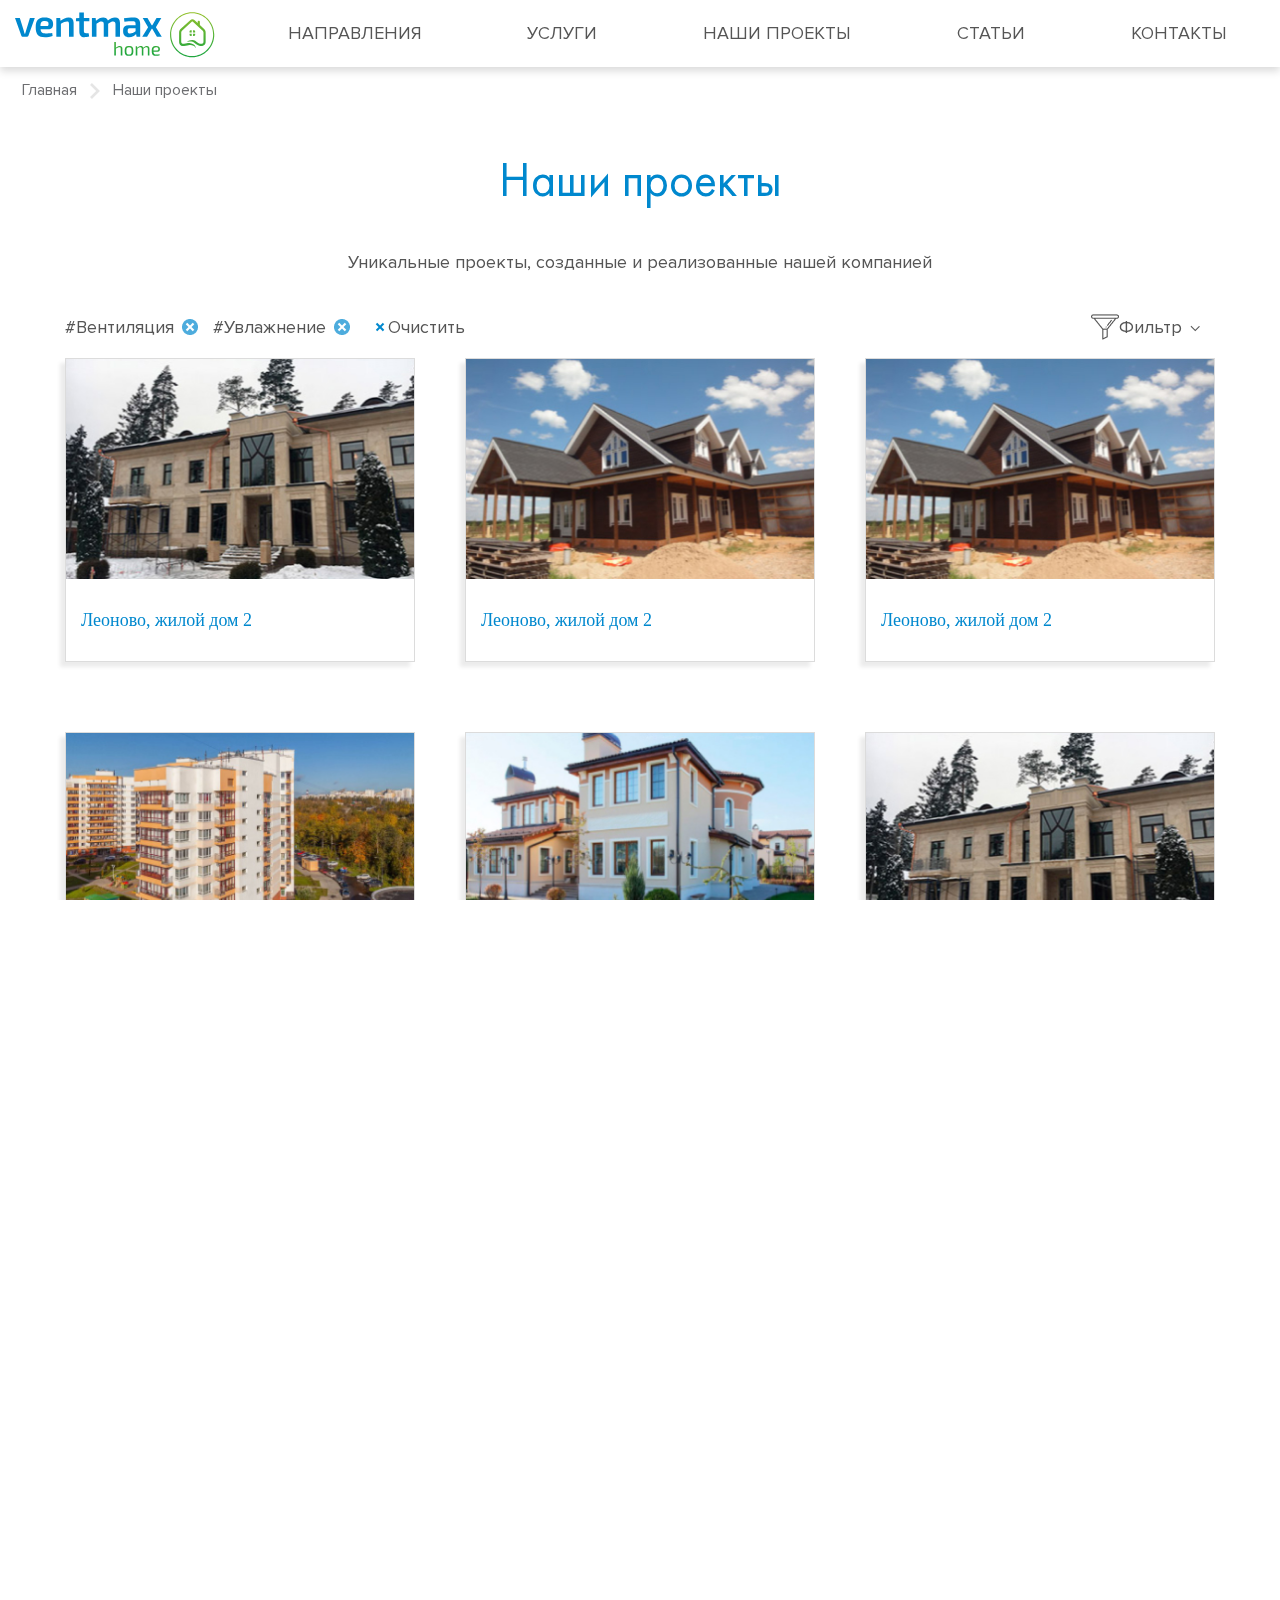
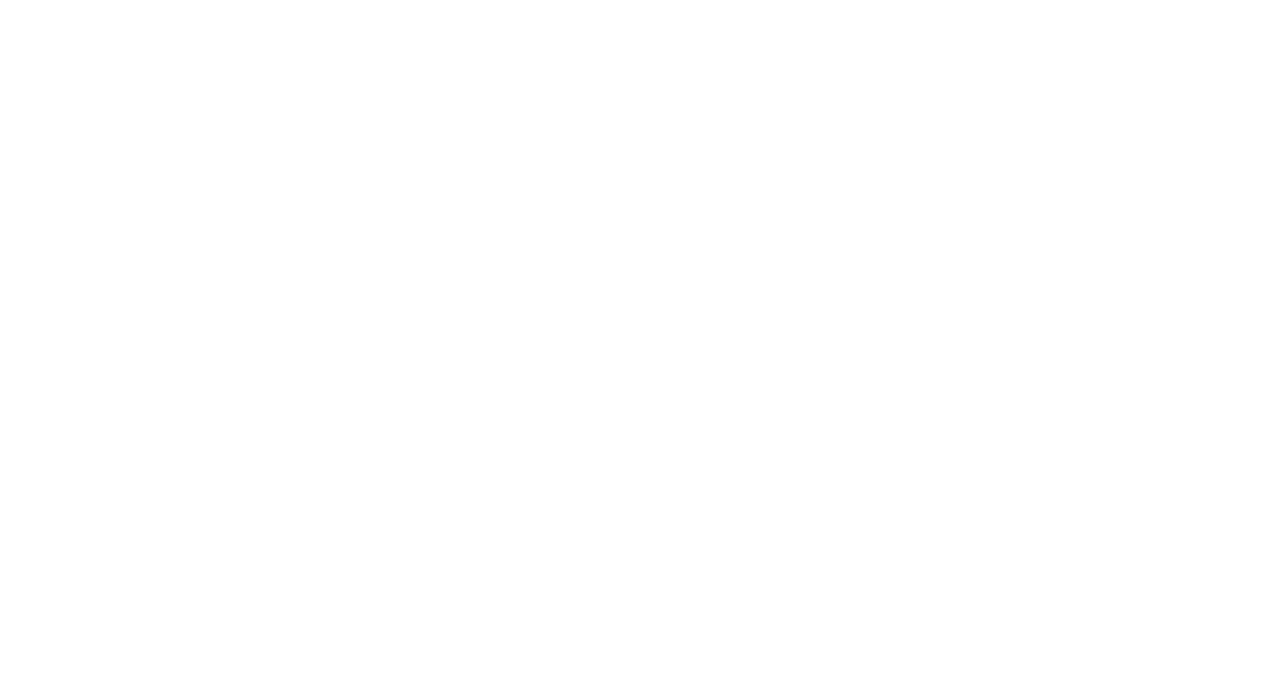
<file: old/site/page-projects.html>
<!DOCTYPE html>
<html lang="ru">

<head>
    <meta charset="utf-8">
    <title>Наши проекты</title>
    <meta http-equiv="X-UA-Compatible" content="IE=edge">
    <meta name="viewport" content="width=device-width, initial-scale=1, maximum-scale=1">
    <link rel="shortcut icon" href="img/favicon/favicon.ico" type="image/x-icon">
    <link rel="stylesheet" href="css/fonts.css">
    <link rel="stylesheet" href="css/all.min.css">
    <link rel="stylesheet" href="css/main.css">
    <link rel="stylesheet" href="css/slick.css">
    <link rel="stylesheet" href="css/new.css">
</head>

<body>

    <header class="header">
        <div class="header-wrapper">
            <div class="logo">
                <a href="#"><img src="img/svg/logo.svg" alt=""></a>
            </div>
            <nav class="menu-main">
                <ul>
                    <li class="has-submenu">
                        <a href="#"><span>Направления</span></a>
                        <ul>
                            <li><a href="#"><span>Вентиляция</span></a></li>
                            <li><a href="#"><span>Кондиционирование</span></a></li>
                            <li><a href="#"><span>Увлажнение</span></a></li>
                            <li><a href="#"><span>Вентиляция бассейнов</span></a></li>
                        </ul>
                    </li>
                    <li class="has-submenu">
                        <a href="#"><span>Услуги</span></a>
                        <ul>
                            <li><a href="#"><span>Проектирование</span></a></li>
                            <li><a href="#"><span>Монтаж</span></a></li>
                            <li><a href="#"><span>Сервис</span></a></li>
                            <li><a href="#"><span>Экспертиза</span></a></li>
                        </ul>
                    </li>
                    <li>
                        <a href="#"><span>Наши проекты</span></a>
                    </li>
                    <li><a href="#"><span>Статьи</span></a></li>
                    <li><a href="#"><span>Контакты</span></a></li>
                </ul>
            </nav>
            <div class="btn-menu-mobile"><span></span></div>
        </div>
    </header>
    <nav class="page-breadcrumbs">
        <ul class="breadcrumbs">
            <li class="breadcrumbs__item"><a href="#" class="breadcrumbs__link">Главная</a></li>
            <li class="breadcrumbs__item breadcrumbs__item--separator">
                <img src="img/svg/arrow-next.svg" alt="">
            </li>
            <li class="breadcrumbs__item"><a href="#" class="breadcrumbs__link">Наши проекты</a></li>
        </ul>
    </nav>
    <section class="projects">
        <div class="container">
            <div class="hedding">
                <div class="hedding-title">Наши проекты</div>
                <p class="hedding-text">
                    Уникальные проекты, созданные и реализованные нашей компанией
                </p>
            </div>
            <div class="project">
                <div class="project__tags">
                    <div class="projects__tag">
                        <p class="projects__tag_text">
                            #Вентиляция
                        </p>
                        <img src="img/page-projects/icon.png" alt="" class="projects__tag_img">
                    </div>
                    <div class="projects__tag">
                        <p class="projects__tag_text">
                            #Увлажнение
                        </p>
                        <img src="img/page-projects/icon.png" alt="" class="projects__tag_img">
                    </div>
                    <div class="projects__tag">
                        <img src="img/page-projects/Vector.png" alt="" class="projects__tag_img">
                        <p class="projects__tag_text">
                            Очистить
                        </p>
                    </div>
                    <div class="projects__tag projects__filter" id="projects__filter">
                        <img src="img/page-projects/funnel.png" alt="" class="projects__tag_img">
                        <p class="projects__tag_text">
                            Фильтр
                        </p>
                        <img src="img/page-projects/Vector2.png" alt=""
                            class="projects__tag_img projects__tag_img-filter">
                        <ul class="projects__list">
                            <div class="checkbox">
                                <input type="checkbox" class="checkbox__input" id="checkbox-main">
                                <label for="checkbox-main" class="checkbox__label">
                                    Вентиляция
                                </label>
                            </div>
                            <div class="checkbox">
                                <input type="checkbox" class="checkbox__input" id="checkbox-mai">
                                <label for="checkbox-mai" class="checkbox__label">
                                    Кондиционирование
                                </label>
                            </div>
                            <div class="checkbox">
                                <input type="checkbox" class="checkbox__input" id="checkbox-ma">
                                <label for="checkbox-ma" class="checkbox__label">
                                    Увлажнение
                                </label>
                            </div>
                            <div class="checkbox">
                                <input type="checkbox" class="checkbox__input" id="checkbox-m">
                                <label for="checkbox-m" class="checkbox__label">
                                    Вентиляция бассейнов
                                </label>
                            </div>
                            <button class="projects__btn">
                                Очистить фильтр
                            </button>
                        </ul>
                    </div>
                </div>

                <div class="project__wrapper">
                    <div class="project__card ">
                        <img src="img/page-projects/6.jpg" alt="project__img" class="project__img">
                        <div class="project__describe">
                            Леоново, жилой дом 2
                        </div>
                        <div class="project__overlay">
                            <h5 class="project__tittle">
                                Леоново, жилой дом 2
                            </h5>
                            <div class="project__square">
                                2500 м2
                            </div>
                            <p class="project__text">
                                4 приточно-вытяжных установки Enervent с роторным рекуператором
                            </p>
                            <p class="project__text">
                                Вентиляция бассейна
                            </p>
                            <p class="project__text">
                                Мультизональная система кондиционирования Daikin с канальными внутренними блоками
                            </p>
                            <a href="#" class="projects__link">
                                Подробнее <img src="img/page-projects/Arrow 1.png" alt="arrow">
                            </a>
                        </div>
                        <!-- <div class="project__overlay project__overlay_first">
                            <div class="project__left">
                                <h5 class="project__tittle">
                                    Леоново, жилой дом 2
                                </h5>
                                <div class="project__square">
                                    2500 м2
                                </div>
                                <p class="project__text">
                                    4 приточно-вытяжных установки Enervent с роторным рекуператором
                                </p>
                                <p class="project__text">
                                    Вентиляция бассейна
                                </p>
                                <p class="project__text">
                                    Мультизональная система кондиционирования Daikin с канальными внутренними блоками
                                </p>
                            </div>
                            <div class="project__right">
                                <img src="img/page-projects/overlay.jpg" alt="">
                                <a href="#" class="projects__link projects__link_first">
                                    Подробнее <img src="img/page-projects/Arrow 1.png" alt="arrow">
                                </a>
                            </div>
                        </div> -->
                    </div>
                    <div class="project__card">
                        <img src="img/page-projects/3.jpg" alt="project__img" class="project__img">
                        <div class="project__describe">
                            Леоново, жилой дом 2
                        </div>
                        <div class="project__overlay">
                            <h5 class="project__tittle">
                                Леоново, жилой дом 2
                            </h5>
                            <div class="project__square">
                                2500 м2
                            </div>
                            <p class="project__text">
                                4 приточно-вытяжных установки Enervent с роторным рекуператором
                            </p>
                            <p class="project__text">
                                Вентиляция бассейна
                            </p>
                            <p class="project__text">
                                Мультизональная система кондиционирования Daikin с канальными внутренними блоками
                            </p>
                            <a href="#" class="projects__link">
                                Подробнее <img src="img/page-projects/Arrow 1.png" alt="arrow">
                            </a>
                        </div>
                    </div>
                    <div class="project__card">
                        <img src="img/page-projects/3.jpg" alt="project__img" class="project__img">
                        <div class="project__describe">
                            Леоново, жилой дом 2
                        </div>
                        <div class="project__overlay">
                            <h5 class="project__tittle">
                                Леоново, жилой дом 2
                            </h5>
                            <div class="project__square">
                                2500 м2
                            </div>
                            <p class="project__text">
                                4 приточно-вытяжных установки Enervent с роторным рекуператором
                            </p>
                            <p class="project__text">
                                Вентиляция бассейна
                            </p>
                            <p class="project__text">
                                Мультизональная система кондиционирования Daikin с канальными внутренними блоками
                            </p>
                            <a href="#" class="projects__link">
                                Подробнее <img src="img/page-projects/Arrow 1.png" alt="arrow">
                            </a>
                        </div>
                    </div>
                    <div class="project__card">
                        <img src="img/page-projects/4.jpg" alt="project__img" class="project__img">
                        <div class="project__describe">
                            Леоново, жилой дом 2
                        </div>
                        <div class="project__overlay">
                            <h5 class="project__tittle">
                                Леоново, жилой дом 2
                            </h5>
                            <div class="project__square">
                                2500 м2
                            </div>
                            <p class="project__text">
                                4 приточно-вытяжных установки Enervent с роторным рекуператором
                            </p>
                            <p class="project__text">
                                Вентиляция бассейна
                            </p>
                            <p class="project__text">
                                Мультизональная система кондиционирования Daikin с канальными внутренними блоками
                            </p>
                            <a href="#" class="projects__link">
                                Подробнее <img src="img/page-projects/Arrow 1.png" alt="arrow">
                            </a>
                        </div>
                    </div>
                    <div class="project__card">
                        <img src="img/page-projects/5.jpg" alt="project__img" class="project__img">
                        <div class="project__describe">
                            Леоново, жилой дом 2
                        </div>
                        <div class="project__overlay">
                            <h5 class="project__tittle">
                                Леоново, жилой дом 2
                            </h5>
                            <div class="project__square">
                                2500 м2
                            </div>
                            <p class="project__text">
                                4 приточно-вытяжных установки Enervent с роторным рекуператором
                            </p>
                            <p class="project__text">
                                Вентиляция бассейна
                            </p>
                            <p class="project__text">
                                Мультизональная система кондиционирования Daikin с канальными внутренними блоками
                            </p>
                            <a href="#" class="projects__link">
                                Подробнее <img src="img/page-projects/Arrow 1.png" alt="arrow">
                            </a>
                        </div>
                    </div>
                    <div class="project__card">
                        <img src="img/page-projects/6.jpg" alt="project__img" class="project__img">
                        <div class="project__describe">
                            Леоново, жилой дом 2
                        </div>
                        <div class="project__overlay">
                            <h5 class="project__tittle">
                                Леоново, жилой дом 2
                            </h5>
                            <div class="project__square">
                                2500 м2
                            </div>
                            <p class="project__text">
                                4 приточно-вытяжных установки Enervent с роторным рекуператором
                            </p>
                            <p class="project__text">
                                Вентиляция бассейна
                            </p>
                            <p class="project__text">
                                Мультизональная система кондиционирования Daikin с канальными внутренними блоками
                            </p>
                            <a href="#" class="projects__link">
                                Подробнее <img src="img/page-projects/Arrow 1.png" alt="arrow">
                            </a>
                        </div>
                    </div>
                    <div class="project__card">
                        <img src="img/page-projects/4.jpg" alt="project__img" class="project__img">
                        <div class="project__describe">
                            Леоново, жилой дом 2
                        </div>
                        <div class="project__overlay">
                            <h5 class="project__tittle">
                                Леоново, жилой дом 2
                            </h5>
                            <div class="project__square">
                                2500 м2
                            </div>
                            <p class="project__text">
                                4 приточно-вытяжных установки Enervent с роторным рекуператором
                            </p>
                            <p class="project__text">
                                Вентиляция бассейна
                            </p>
                            <p class="project__text">
                                Мультизональная система кондиционирования Daikin с канальными внутренними блоками
                            </p>
                            <a href="#" class="projects__link">
                                Подробнее <img src="img/page-projects/Arrow 1.png" alt="arrow">
                            </a>
                        </div>
                    </div>
                    <div class="project__card">
                        <img src="img/page-projects/5.jpg" alt="project__img" class="project__img">
                        <div class="project__describe">
                            Леоново, жилой дом 2
                        </div>
                        <div class="project__overlay">
                            <h5 class="project__tittle">
                                Леоново, жилой дом 2
                            </h5>
                            <div class="project__square">
                                2500 м2
                            </div>
                            <p class="project__text">
                                4 приточно-вытяжных установки Enervent с роторным рекуператором
                            </p>
                            <p class="project__text">
                                Вентиляция бассейна
                            </p>
                            <p class="project__text">
                                Мультизональная система кондиционирования Daikin с канальными внутренними блоками
                            </p>
                            <a href="#" class="projects__link">
                                Подробнее <img src="img/page-projects/Arrow 1.png" alt="arrow">
                            </a>
                        </div>
                    </div>
                    <div class="project__card">
                        <img src="img/page-projects/6.jpg" alt="project__img" class="project__img">
                        <div class="project__describe">
                            Леоново, жилой дом 2
                        </div>
                        <div class="project__overlay">
                            <h5 class="project__tittle">
                                Леоново, жилой дом 2
                            </h5>
                            <div class="project__square">
                                2500 м2
                            </div>
                            <p class="project__text">
                                4 приточно-вытяжных установки Enervent с роторным рекуператором
                            </p>
                            <p class="project__text">
                                Вентиляция бассейна
                            </p>
                            <p class="project__text">
                                Мультизональная система кондиционирования Daikin с канальными внутренними блоками
                            </p>
                            <a href="#" class="projects__link">
                                Подробнее <img src="img/page-projects/Arrow 1.png" alt="arrow">
                            </a>
                        </div>
                    </div>
                </div>
                <div class="project__numbers">
                    <a href="#" class="project__number active">
                        <span class="project__number_span">
                            1
                        </span>
                    </a>
                    <a href="#" class="project__number">
                        <span class="project__number_span">
                            2
                        </span>
                    </a>
                    <a href="#" class="project__number">
                        <span class="project__number_span">
                            3
                        </span>
                    </a>
                    <a href="#" class="project__number">
                        <span class="project__number_span">
                            4
                        </span>
                    </a>
                    <a href="#" class="project__number">
                        <span class="project__number_span">
                            5
                        </span>
                    </a>
                    <a href="#" class="project__number">
                        <span class="project__number_span">
                            6
                        </span>
                    </a>
                    <a href="#" class="project__number">
                        <span class="project__number_span">
                            7
                        </span>
                    </a>
                    <a href="#" class="project__number">
                        <span class="project__number_span">
                            8
                        </span>
                    </a>
                    <a href="#" class="project__number">
                        <span class="project__number_span">
                            ...
                        </span>
                    </a>
                </div>
            </div>
        </div>
    </section>
    <div id="modal-contact-form" class="modal-contact-form">
        <form novalidate class="contact-form">

            <div class="contact-form__heading">
                Оставьте заявку <br> и мы свяжемся с вами в ближайшее время
            </div>

            <div class="contact-form__row">
                <label for="contact-form__name1"
                    class="contact-form__label contact-form__label--placeholder">Имя</label>
                <input class="contact-form__name contact-form__input" id="contact-form__name1" type="text" name="name">
            </div>
            <div class="contact-form__row">
                <label for="contact-form__email1"
                    class="contact-form__label contact-form__label--placeholder">Email</label>
                <input class="contact-form__email contact-form__input" id="contact-form__email1" type="email"
                    name="email">
            </div>
            <div class="contact-form__row">
                <label for="contact-form__tel1" class="contact-form__label contact-form__label--placeholder">Номер
                    телефона</label>
                <input class="contact-form__tel contact-form__input" id="contact-form__tel1" type="tel" name="tel">
            </div>
            <div class="contact-form__row">
                <input class="contact-form__file" type="file" name="file" id="contact-form__file1">
                <label class="label-for-file" for="contact-form__file">Прикрепить проект</label>
            </div>

            <div class="contact-form__btn">
                <button type="submit" class="btn-def btn-def--bg-green"><span>отправить заявку</span></button>
            </div>

            <div class="contact-form__success">
                <p class="contact-form__success-msg">Ваша заявка успешно отправлена, в ближайшее время менеджер
                    свяжется
                    с вами</p>
            </div>
        </form>
    </div>
    <footer class="footer white-text">
        <div class="container">
            <div class="row footer-top">
                <div class="col-lg-3 col-md-3">
                    <div class="footer-col">
                        <div class="footer-col-title">Услуги</div>
                        <ul>
                            <li><a href="#">Вентиляция</a></li>
                            <li><a href="#">Кондиционирование</a></li>
                            <li><a href="#">Увлажнение</a></li>
                            <li><a href="#">Отопление</a></li>
                        </ul>
                    </div>
                </div>
                <div class="col-lg-3 col-md-3">
                    <div class="footer-col">
                        <div class="footer-col-title">Направления</div>
                        <ul>
                            <li><a href="#">Проектирование</a></li>
                            <li><a href="#">Монтаж</a></li>
                            <li><a href="#">Сервис</a></li>
                            <li><a href="#">Экспретиза</a></li>
                        </ul>
                    </div>
                </div>
                <div class="col-lg-3 col-md-3">
                    <div class="footer-col">
                        <div class="footer-col-title">Статьи</div>
                        <ul>
                            <li><a href="#">Вентиляция</a></li>
                            <li><a href="#">Кондиционирование</a></li>
                            <li><a href="#">Увлажнение</a></li>
                            <li><a href="#">Отопление</a></li>
                        </ul>
                    </div>
                </div>
                <div class="col-lg-3 col-md-3">
                    <div class="footer-col">
                        <div class="footer-col-title">О компании</div>
                        <ul>
                            <li><a href="#">Сотрудники</a></li>
                            <li><a href="#">Шоурум</a></li>
                            <li><a href="#">Сертификаты</a></li>
                            <li><a href="#">Контакты</a></li>
                        </ul>
                    </div>
                </div>
            </div>
            <div class="footer-bottom">
                <div class="footer-bottom-title">Группа компаний «Вентмакс»</div>
                <div class="footer-wrapper">
                    <div class="footer-col"><a href="#"><img src="img/company-logo-b-1.png" alt=""></a></div>
                    <div class="footer-col"><a href="#"><img src="img/company-logo-b-2.png" alt=""></a></div>
                    <div class="footer-col"><a href="#"><img src="img/company-logo-b-3.png" alt=""></a></div>
                    <div class="footer-col"><a href="#"><img src="img/company-logo-b-4.png" alt=""></a></div>
                </div>
            </div>
        </div>
    </footer>

    <script src="js/scripts.min.js"></script>
    <script src="https://api-maps.yandex.ru/2.1/?lang=ru_ru&apikey=7494e3e7-008f-4e03-bd72-31a4650591f7"
        type="text/javascript"></script>
    <script src="js/slick.js"></script>
    <script src="js/common.js"></script>
</body>

</html>
</file>
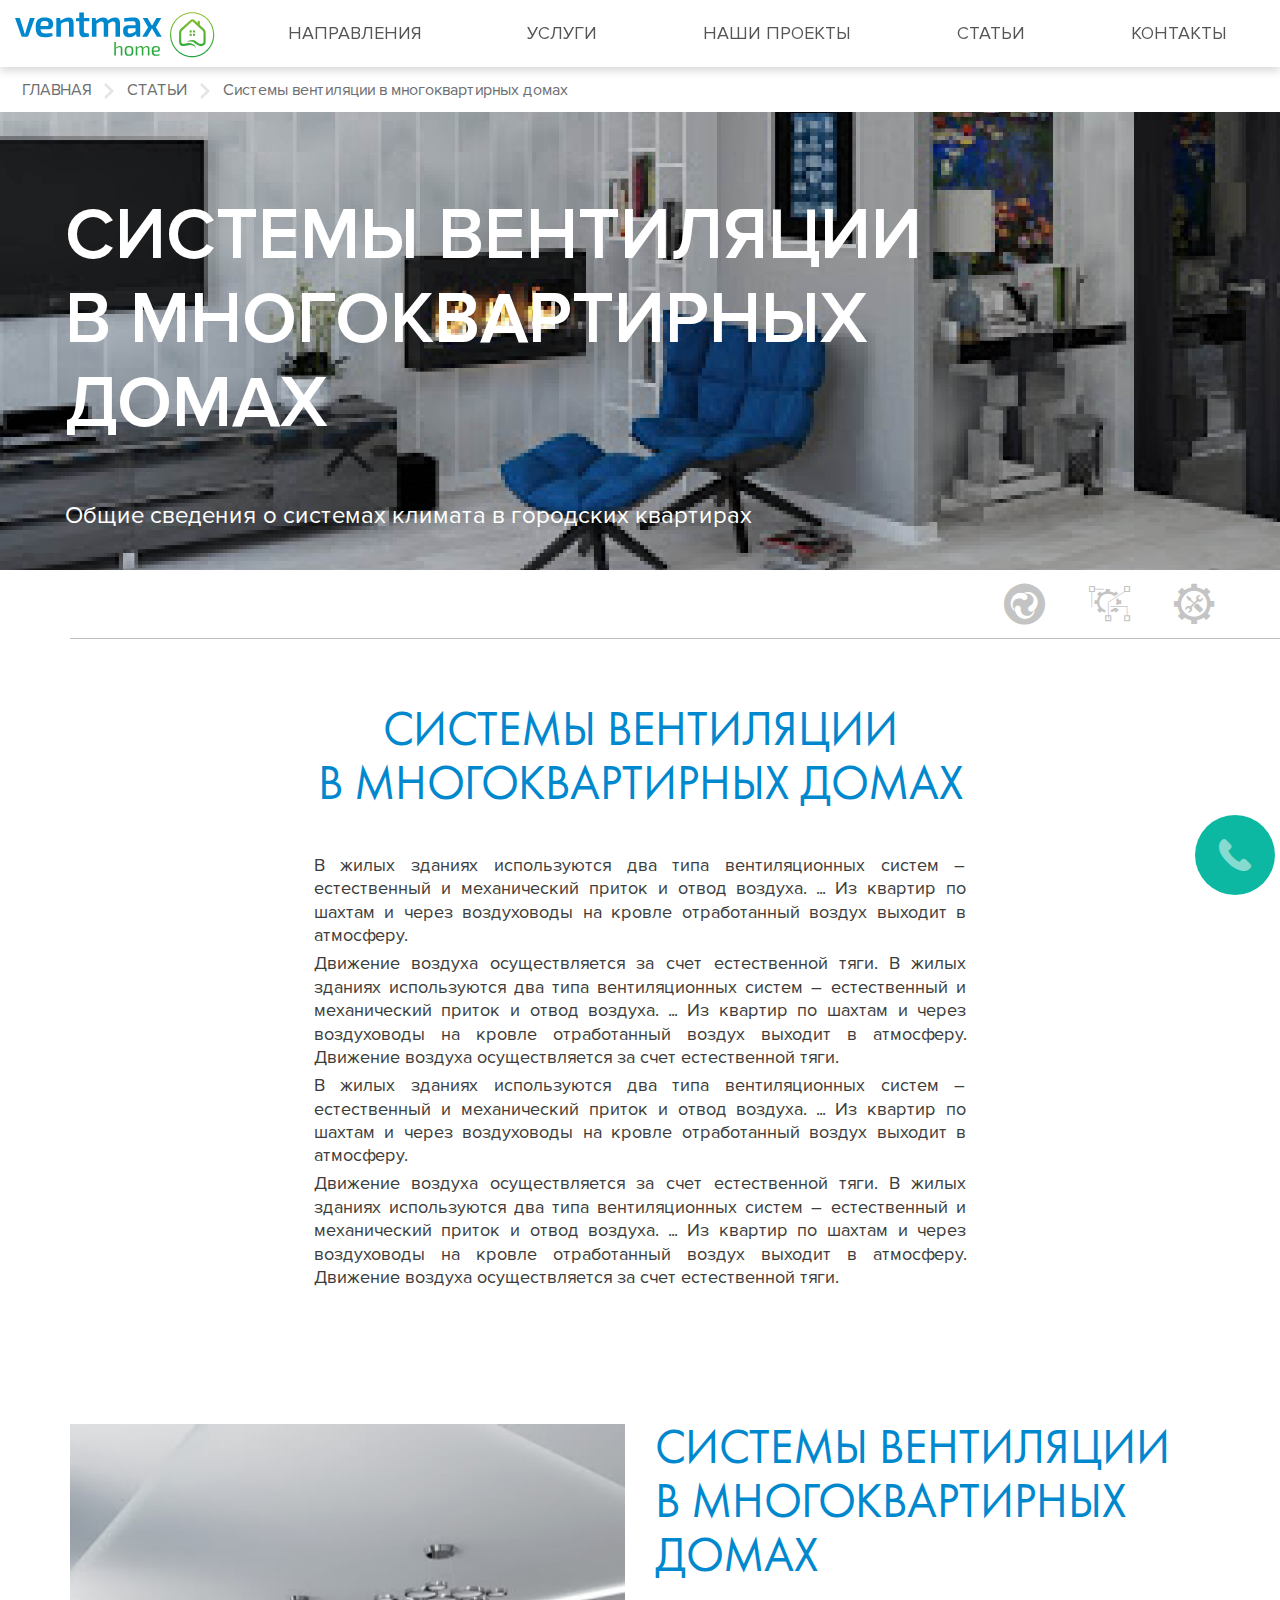
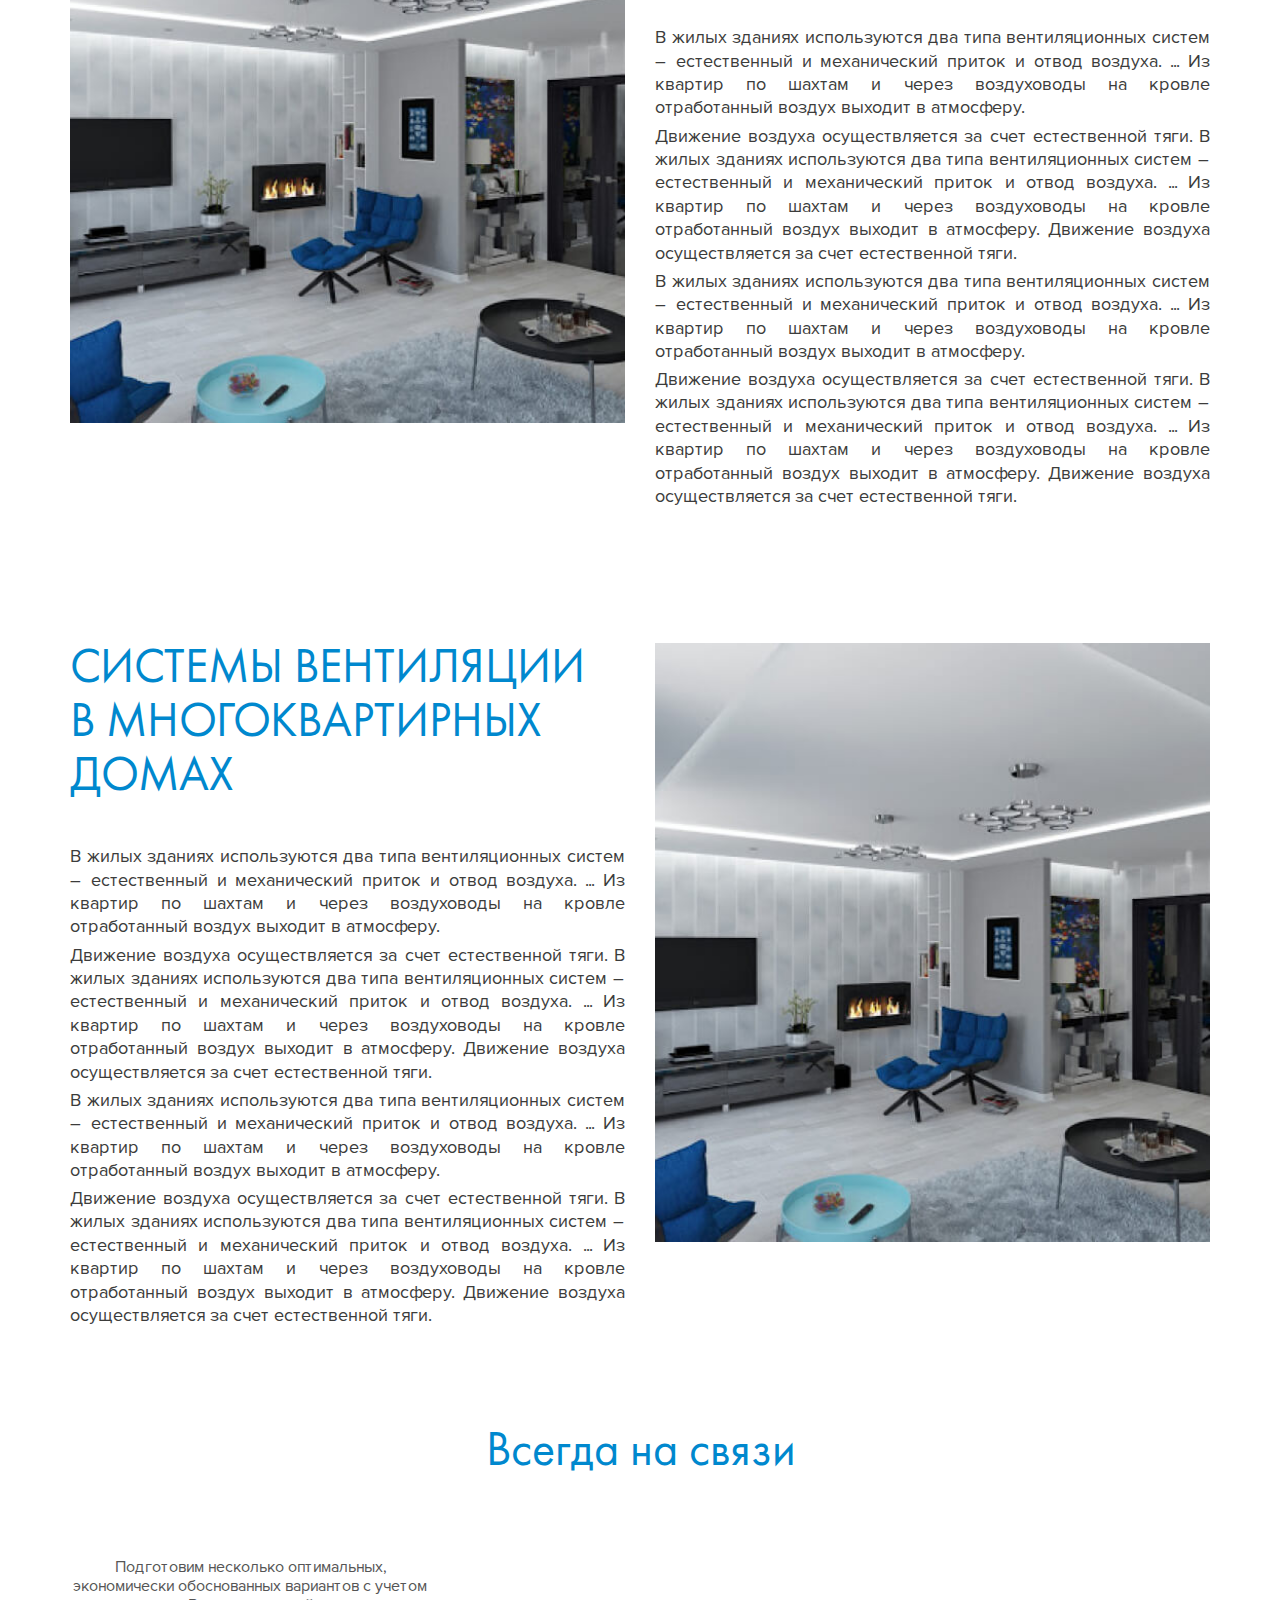
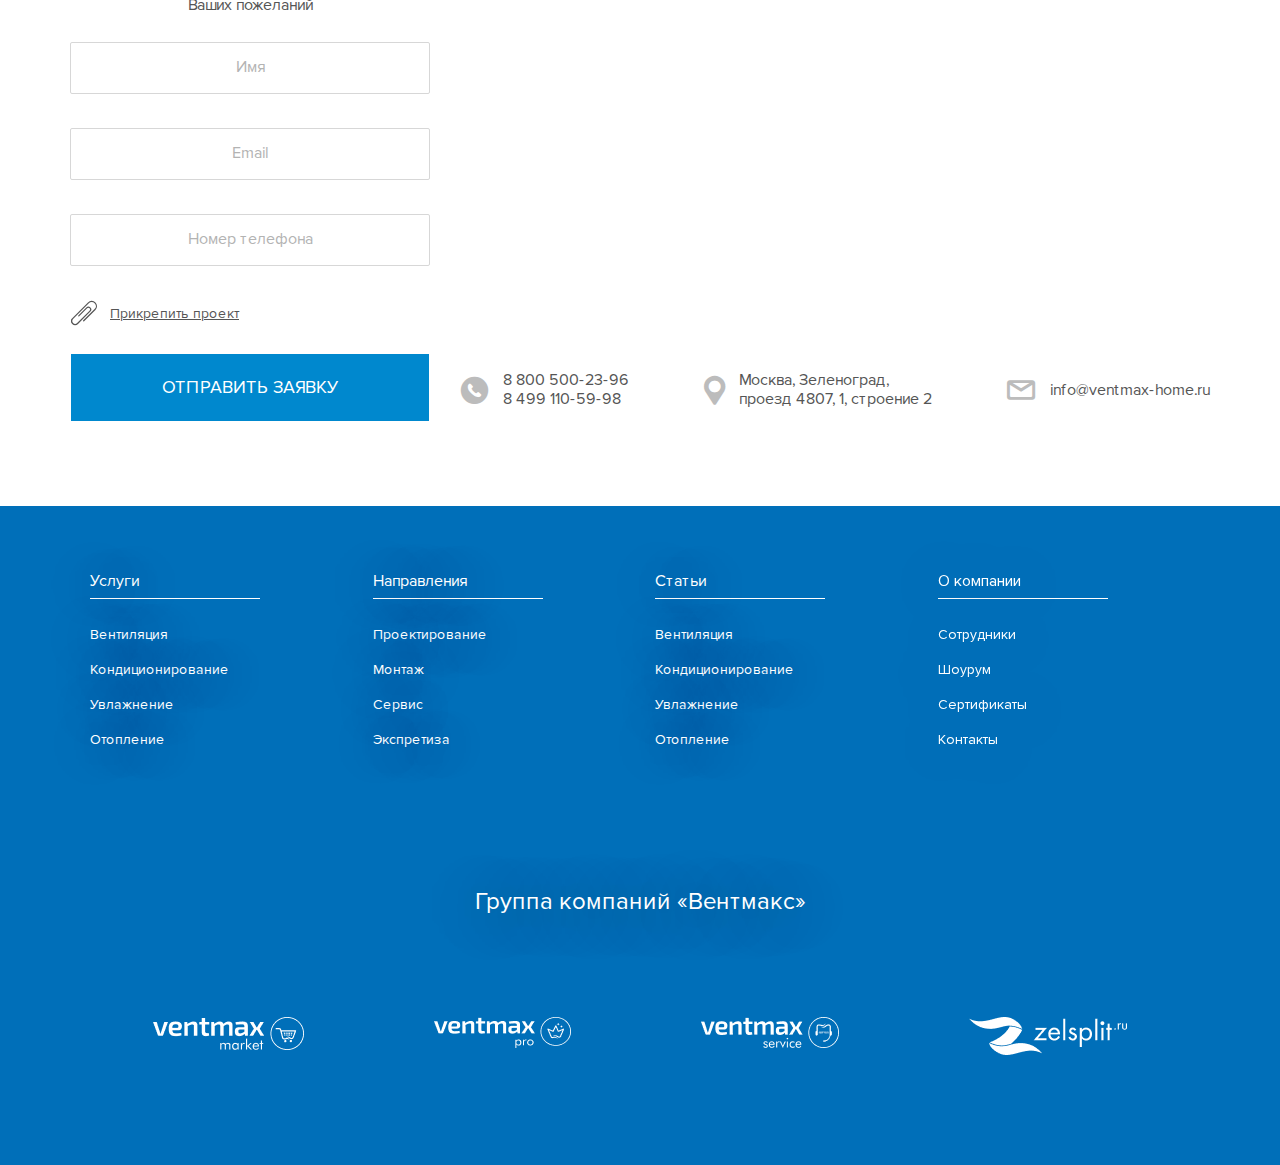
<file: old/site/single-article.html>
<!DOCTYPE html>
<html lang="ru">
<head>
	<meta charset="utf-8">
	<title>Title</title>
	<meta http-equiv="X-UA-Compatible" content="IE=edge">
	<meta name="viewport" content="width=device-width, initial-scale=1, maximum-scale=1">
	<link rel="shortcut icon" href="img/favicon/favicon.ico" type="image/x-icon">
	<link rel="stylesheet" href="css/fonts.css">
	<link rel="stylesheet" href="css/all.min.css">
	<link rel="stylesheet" href="css/main.css">
</head>
<body>

<header class="header">
	<div class="header-wrapper">
		<div class="logo">
			<a href="#"><img src="img/svg/logo.svg" alt=""></a>
		</div>
		<nav class="menu-main">
			<ul>
				<li class="has-submenu">
					<a href="#"><span>Направления</span></a>
					<ul>
						<li><a href="#"><span>Вентиляция</span></a></li>
						<li><a href="#"><span>Кондиционирование</span></a></li>
						<li><a href="#"><span>Увлажнение</span></a></li>
						<li><a href="#"><span>Вентиляция бассейнов</span></a></li>
					</ul>
				</li>
				<li class="has-submenu">
					<a href="#"><span>Услуги</span></a>
					<ul>
						<li><a href="#"><span>Проектирование</span></a></li>
						<li><a href="#"><span>Монтаж</span></a></li>
						<li><a href="#"><span>Сервис</span></a></li>
						<li><a href="#"><span>Экспертиза</span></a></li>
					</ul>
				</li>
				<li>
					<a href="#"><span>Наши проекты</span></a>
				</li>
				<li><a href="#"><span>Статьи</span></a></li>
				<li><a href="#"><span>Контакты</span></a></li>
			</ul>
		</nav>
		<div class="btn-menu-mobile"><span></span></div>
	</div>
</header>

<nav class="page-breadcrumbs">
    <ul class="breadcrumbs">
        <li class="breadcrumbs__item"><a href="#" class="breadcrumbs__link">ГЛАВНАЯ</a></li>
        <li class="breadcrumbs__item breadcrumbs__item--separator">
            <img src="img/svg/arrow-next.svg" alt="">
        </li>
        <li class="breadcrumbs__item"><a href="#" class="breadcrumbs__link">СТАТЬИ</a></li>
        <li class="breadcrumbs__item breadcrumbs__item--separator">
            <img src="img/svg/arrow-next.svg" alt="">
        </li>
        <li class="breadcrumbs__item"><a href="#" class="breadcrumbs__link">Системы вентиляции в многоквартирных домах</a></li>
    </ul>
</nav>

<section class="article__page-banner page-banner">
    <div class="container">
        <h1 class="article__banner-title">
            Системы вентиляции <br> в много&shy;квартирных <br> домах
        </h1>
        <div class="article__banner-subtitle">
            Общие сведения о системах климата в городских квартирах
        </div>
    </div>
</section>

<section class="article__head">
    <div class="container">
        <div class="article__tags tags">
            <a href="#" class="tags__link im-font icon-vent"></a>
            <a href="#" class="tags__link im-font icon-proj"></a>
            <a href="#" class="tags__link im-font icon-mount"></a>
        </div>
    </div>
</section>

<section class="article__paragraph paragraph paragrapgh--centered article__paragraph--centered">
    <div class="container">
        <div class="row">
            <div class="col-12 col-lg-10 col-xl-7">
                <h2 class="paragraph__title hedding-title">
                    Системы вентиляции <br> в многоквартирных домах
                </h2>
                <div class="paragraph__text">
                    <p>В жилых зданиях используются два типа вентиляционных систем – естественный и механический приток и отвод воздуха. ... Из квартир по шахтам и через воздуховоды на кровле отработанный воздух выходит в атмосферу. </p>
        
                    <p>Движение воздуха осуществляется за счет естественной тяги. В жилых зданиях используются два типа вентиляционных систем – естественный и механический приток и отвод воздуха. ... Из квартир по шахтам и через воздуховоды на кровле отработанный воздух выходит в атмосферу. Движение воздуха осуществляется за счет естественной тяги. </p>
        
                    <p>В жилых зданиях используются два типа вентиляционных систем – естественный и механический приток и отвод воздуха. ... Из квартир по шахтам и через воздуховоды на кровле отработанный воздух выходит в атмосферу. </p> 
        
                    <p>Движение воздуха осуществляется за счет естественной тяги. В жилых зданиях используются два типа вентиляционных систем – естественный и механический приток и отвод воздуха. ... Из квартир по шахтам и через воздуховоды на кровле отработанный воздух выходит в атмосферу. Движение воздуха осуществляется за счет естественной тяги. </p> 
                </div>
            </div>
        </div>
    </div>
</section>

<section class="article__paragraph paragraph">
    <div class="container">
        <div class="row paragraph__inner">
            <div class="col-12 col-lg-6 paragraph__image">
                <img class="d-none d-md-block" src="img/articles/article-image.jpg" alt="">
                <img src="img/articles/article-image-mob.jpg" alt="" class="d-md-none">
            </div>
            <div class="col-12 col-lg-6 paragraph__content">
                <h2 class="paragraph__title hedding-title">
                    Системы вентиляции <br> в многоквартирных <br class="d-none d-lg-block"> домах
                </h2>
                <div class="paragraph__text">
                    <p>В жилых зданиях используются два типа вентиляционных систем – естественный и механический приток и отвод воздуха. ... Из квартир по шахтам и через воздуховоды на кровле отработанный воздух выходит в атмосферу. </p>

                    <p>Движение воздуха осуществляется за счет естественной тяги. В жилых зданиях используются два типа вентиляционных систем – естественный и механический приток и отвод воздуха. ... Из квартир по шахтам и через воздуховоды на кровле отработанный воздух выходит в атмосферу. Движение воздуха осуществляется за счет естественной тяги. </p>

                    <p>В жилых зданиях используются два типа вентиляционных систем – естественный и механический приток и отвод воздуха. ... Из квартир по шахтам и через воздуховоды на кровле отработанный воздух выходит в атмосферу. </p> 

                    <p>Движение воздуха осуществляется за счет естественной тяги. В жилых зданиях используются два типа вентиляционных систем – естественный и механический приток и отвод воздуха. ... Из квартир по шахтам и через воздуховоды на кровле отработанный воздух выходит в атмосферу. Движение воздуха осуществляется за счет естественной тяги. </p>
                </div>
            </div>
        </div>
    </div>
</section>

<section class="article__paragraph paragraph mb-0">
    <div class="container">
        <div class="paragraph__inner row">
            <div class="col-12 col-lg-6 paragraph__content">
                <h2 class="paragraph__title hedding-title">
                    Системы вентиляции <br> в многоквартирных <br class="d-none d-lg-block"> домах
                </h2>
                <div class="paragraph__text">
                    <p>В жилых зданиях используются два типа вентиляционных систем – естественный и механический приток и отвод воздуха. ... Из квартир по шахтам и через воздуховоды на кровле отработанный воздух выходит в атмосферу. </p>

                    <p>Движение воздуха осуществляется за счет естественной тяги. В жилых зданиях используются два типа вентиляционных систем – естественный и механический приток и отвод воздуха. ... Из квартир по шахтам и через воздуховоды на кровле отработанный воздух выходит в атмосферу. Движение воздуха осуществляется за счет естественной тяги. </p>

                    <p>В жилых зданиях используются два типа вентиляционных систем – естественный и механический приток и отвод воздуха. ... Из квартир по шахтам и через воздуховоды на кровле отработанный воздух выходит в атмосферу. </p> 

                    <p>Движение воздуха осуществляется за счет естественной тяги. В жилых зданиях используются два типа вентиляционных систем – естественный и механический приток и отвод воздуха. ... Из квартир по шахтам и через воздуховоды на кровле отработанный воздух выходит в атмосферу. Движение воздуха осуществляется за счет естественной тяги. </p>
                </div>
            </div>

            <div class="col-12 col-lg-6 paragraph__image">
                <img class="d-none d-md-block" src="img/articles/article-image.jpg" alt="">
                <img src="img/articles/article-image-mob.jpg" alt="" class="d-block d-md-none">
            </div>
            
        </div>
    </div>
</section>

<section class="contact-section contact-section--with-form">
    <div class="container">
        <div class="hedding">
            <div class="hedding-title">Всегда на связи</div>
        </div>
        <div class="contact-with-form__wrapper row">
            <div class="contact-with-form__col col-12 col-lg-4 order-2 order-lg-1">
                <form novalidate class="contact-form">

                    <div class="contact-form__heading">
                        Подготовим несколько оптимальных, экономически обоснованных вариантов с учетом Ваших пожеланий
                    </div>

                    <div class="contact-form__row">
                        <label for="contact-form__name" class="contact-form__label contact-form__label--placeholder">Имя</label>
                        <input class="contact-form__name contact-form__input" id="contact-form__name" type="text" name="name">
                    </div>
                    <div class="contact-form__row">
                        <label for="contact-form__email" class="contact-form__label contact-form__label--placeholder">Email</label>
                        <input class="contact-form__email contact-form__input" id="contact-form__email" type="email" name="email" >
                    </div>
                    <div class="contact-form__row">
                        <label for="contact-form__tel" class="contact-form__label contact-form__label--placeholder">Номер телефона</label>
                        <input class="contact-form__tel contact-form__input" id="contact-form__tel" type="tel" name="tel" >
                    </div>
                    <div class="contact-form__row">
                        <input class="contact-form__file" type="file" name="file" id="contact-form__file">
                        <label class="label-for-file" for="contact-form__file">Прикрепить проект</label>
                    </div>

                    <div class="contact-form__btn">
                        <button type="submit" class="btn-def btn-def--bg-blue"><span>отправить заявку</span></button>
                    </div>

                    <div class="contact-form__success">
                        <p class="contact-form__success-msg">Ваша заявка успешно отправлена, в ближайшее время менеджер свяжется с вами</p>
                        <div class="contact-form__success-btn btn-def btn-def--bg-green"><span>OK</span></div>
                    </div>
                </form>
            </div>
            <div class="contact-with-form__col col-12 col-lg-8 order-1 order-lg-2">
                <div class="map-wrapper order-2 order-lg-1">
                    <div class="map" id="map"></div>
            </div>
                <div class="contact-list order-1 order-lg-2">
                    <div class="contact-item">
                        <div class="contact-item__icon im-font icon-phone"></div>
                        <div class="contact-item__description">
                            <p>8 800 500-23-96</p>
                            <p>8 499 110-59-98</p>
                        </div>
                    </div>
                    <div class="contact-item">
                        <div class="contact-item__icon im-font icon-location"></div>
                        <div class="contact-item__description">
                            <p>Москва, Зеленоград, <br> проезд 4807, 1, строение 2</p>
                        </div>
                    </div>
                    <div class="contact-item">
                        <div class="contact-item__icon im-font icon-mail"></div>
                        <div class="contact-item__description">
                            <p>info@ventmax-home.ru</p>
                        </div>
                    </div>
                </div>
            </div>
        </div>
    </div>
</section>

<a href="#" class="btn-fixed btn-fixed--left btn-to-top hidden">
    <span class="im-font icon-arrow-up"></span>
</a>

<a href="#" class="btn-fixed btn-fixed--right btn-call">
    <span class="im-font icon-phone-simple"></span>
</a>

	<footer class="footer white-text">
		<div class="container">
			<div class="row footer-top">
				<div class="col-lg-3 col-md-3">
					<div class="footer-col">
						<div class="footer-col-title">Услуги</div>
						<ul>
							<li><a href="#">Вентиляция</a></li>
							<li><a href="#">Кондиционирование</a></li>
							<li><a href="#">Увлажнение</a></li>
							<li><a href="#">Отопление</a></li>
						</ul>
					</div>
				</div>
				<div class="col-lg-3 col-md-3">
					<div class="footer-col">
						<div class="footer-col-title">Направления</div>
						<ul>
							<li><a href="#">Проектирование</a></li>
							<li><a href="#">Монтаж</a></li>
							<li><a href="#">Сервис</a></li>
							<li><a href="#">Экспретиза</a></li>
						</ul>
					</div>
				</div>
				<div class="col-lg-3 col-md-3">
					<div class="footer-col">
						<div class="footer-col-title">Статьи</div>
						<ul>
							<li><a href="#">Вентиляция</a></li>
							<li><a href="#">Кондиционирование</a></li>
							<li><a href="#">Увлажнение</a></li>
							<li><a href="#">Отопление</a></li>
						</ul>
					</div>
				</div>
				<div class="col-lg-3 col-md-3">
					<div class="footer-col">
						<div class="footer-col-title">О компании</div>
						<ul>
							<li><a href="#">Сотрудники</a></li>
							<li><a href="#">Шоурум</a></li>
							<li><a href="#">Сертификаты</a></li>
							<li><a href="#">Контакты</a></li>
						</ul>
					</div>
				</div>
			</div>
			<div class="footer-bottom">
				<div class="footer-bottom-title">Группа компаний «Вентмакс»</div>
				<div class="footer-wrapper">
					<div class="footer-col"><a href="#"><img src="img/company-logo-b-1.png" alt=""></a></div>
					<div class="footer-col"><a href="#"><img src="img/company-logo-b-2.png" alt=""></a></div>
					<div class="footer-col"><a href="#"><img src="img/company-logo-b-3.png" alt=""></a></div>
					<div class="footer-col"><a href="#"><img src="img/company-logo-b-4.png" alt=""></a></div>
				</div>
			</div>
		</div>	
	</footer>
	<script src="js/scripts.min.js"></script>
	<script src="https://api-maps.yandex.ru/2.1/?lang=ru_ru&apikey=7494e3e7-008f-4e03-bd72-31a4650591f7" type="text/javascript"></script>
	<script src="js/common.js"></script> 
</body>
</html>
</file>
<file: old/site/css/fonts.css>
@charset "UTF-8";
@font-face {
  font-family: "ProximaNova";
  font-weight: normal;
  font-style: normal;
  src: url("../fonts/ProximaNova-Regular/ProximaNova-Regular.eot");
  src: url("../fonts/ProximaNova-Regular/ProximaNova-Regular.eot?#iefix") format("embedded-opentype"), url("../fonts/ProximaNova-Regular/ProximaNova-Regular.woff") format("woff"), url("../fonts/ProximaNova-Regular/ProximaNova-Regular.ttf") format("truetype");
}

@font-face {
  font-family: "ProximaNova";
  font-weight: normal;
  font-style: italic;
  src: url("../fonts/ProximaNova-RegularIt/ProximaNova-RegularIt.eot");
  src: url("../fonts/ProximaNova-RegularIt/ProximaNova-RegularIt.eot?#iefix") format("embedded-opentype"), url("../fonts/ProximaNova-RegularIt/ProximaNova-RegularIt.woff") format("woff"), url("../fonts/ProximaNova-RegularIt/ProximaNova-RegularIt.ttf") format("truetype");
}

@font-face {
  font-family: "ProximaNova";
  font-weight: 600;
  font-style: normal;
  src: url("../fonts/ProximaNova-Semibold/ProximaNova-Semibold.eot");
  src: url("../fonts/ProximaNova-Semibold/ProximaNova-Semibold.eot?#iefix") format("embedded-opentype"), url("../fonts/ProximaNova-Semibold/ProximaNova-Semibold.woff") format("woff"), url("../fonts/ProximaNova-Semibold/ProximaNova-Semibold.ttf") format("truetype");
}

@font-face {
  font-family: "ProximaNovaCond-Regular";
  font-weight: normal;
  font-style: normal;
  src: url("../fonts/ProximaNovaCond-Regular/ProximaNovaCond-Regular.eot");
  src: url("../fonts/ProximaNovaCond-Regular/ProximaNovaCond-Regular.eot?#iefix") format("embedded-opentype"), url("../fonts/ProximaNovaCond-Regular/ProximaNovaCond-Regular.woff") format("woff"), url("../fonts/ProximaNovaCond-Regular/ProximaNovaCond-Regular.ttf") format("truetype");
}

@font-face {
  font-family: "FuturaDemiC";
  font-weight: normal;
  font-style: normal;
  src: url("../fonts/FuturaDemiC/FuturaDemiC.eot");
  src: url("../fonts/FuturaDemiC/FuturaDemiC.eot?#iefix") format("embedded-opentype"), url("../fonts/FuturaDemiC/FuturaDemiC.woff") format("woff"), url("../fonts/FuturaDemiC/FuturaDemiC.ttf") format("truetype");
}

@font-face {
  font-family: "FuturaBookC";
  font-weight: normal;
  font-style: normal;
  src: url("../fonts/FuturaBookC/FuturaBookC.eot");
  src: url("../fonts/FuturaBookC/FuturaBookC.eot?#iefix") format("embedded-opentype"), url("../fonts/FuturaBookC/FuturaBookC.woff") format("woff"), url("../fonts/FuturaBookC/FuturaBookC.ttf") format("truetype");
}

@font-face {
  font-family: "icomoon";
  src: url("../fonts/icomoon/icomoon.eot?9uy4kv");
  src: url("../fonts/icomoon/icomoon.eot?9uy4kv#iefix") format("embedded-opentype"), url("../fonts/icomoon/icomoon.ttf?9uy4kv") format("truetype"), url("../fonts/icomoon/icomoon.woff?9uy4kv") format("woff"), url("../fonts/icomoon/icomoon.svg?9uy4kv#icomoon") format("svg");
  font-weight: normal;
  font-style: normal;
  font-display: block;
}

.im-font {
  font-family: "icomoon" !important;
  speak: never;
  font-style: normal;
  font-weight: normal;
  font-variant: normal;
  text-transform: none;
  line-height: 1;
  -webkit-font-smoothing: antialiased;
  -moz-osx-font-smoothing: grayscale;
}

.icon-arrow-down:before {
  content: "";
}

.icon-arrow-next:before {
  content: "";
}

.icon-arrow-prev:before {
  content: "";
}

.icon-arrow-up:before {
  content: "";
}

.icon-bass:before {
  content: "";
}

.icon-expertise:before {
  content: "";
}

.icon-kond:before {
  content: "";
}

.icon-location:before {
  content: "";
}

.icon-mail:before {
  content: "";
}

.icon-mount:before {
  content: "";
}

.icon-phone:before {
  content: "";
}

.icon-phone-simple:before {
  content: "";
}

.icon-proj:before {
  content: "";
}

.icon-service:before {
  content: "";
}

.icon-vent:before {
  content: "";
}

.icon-wet:before {
  content: "";
}

.icon-search:before {
  content: "";
}

/*# sourceMappingURL=[data-uri] */
</file>
